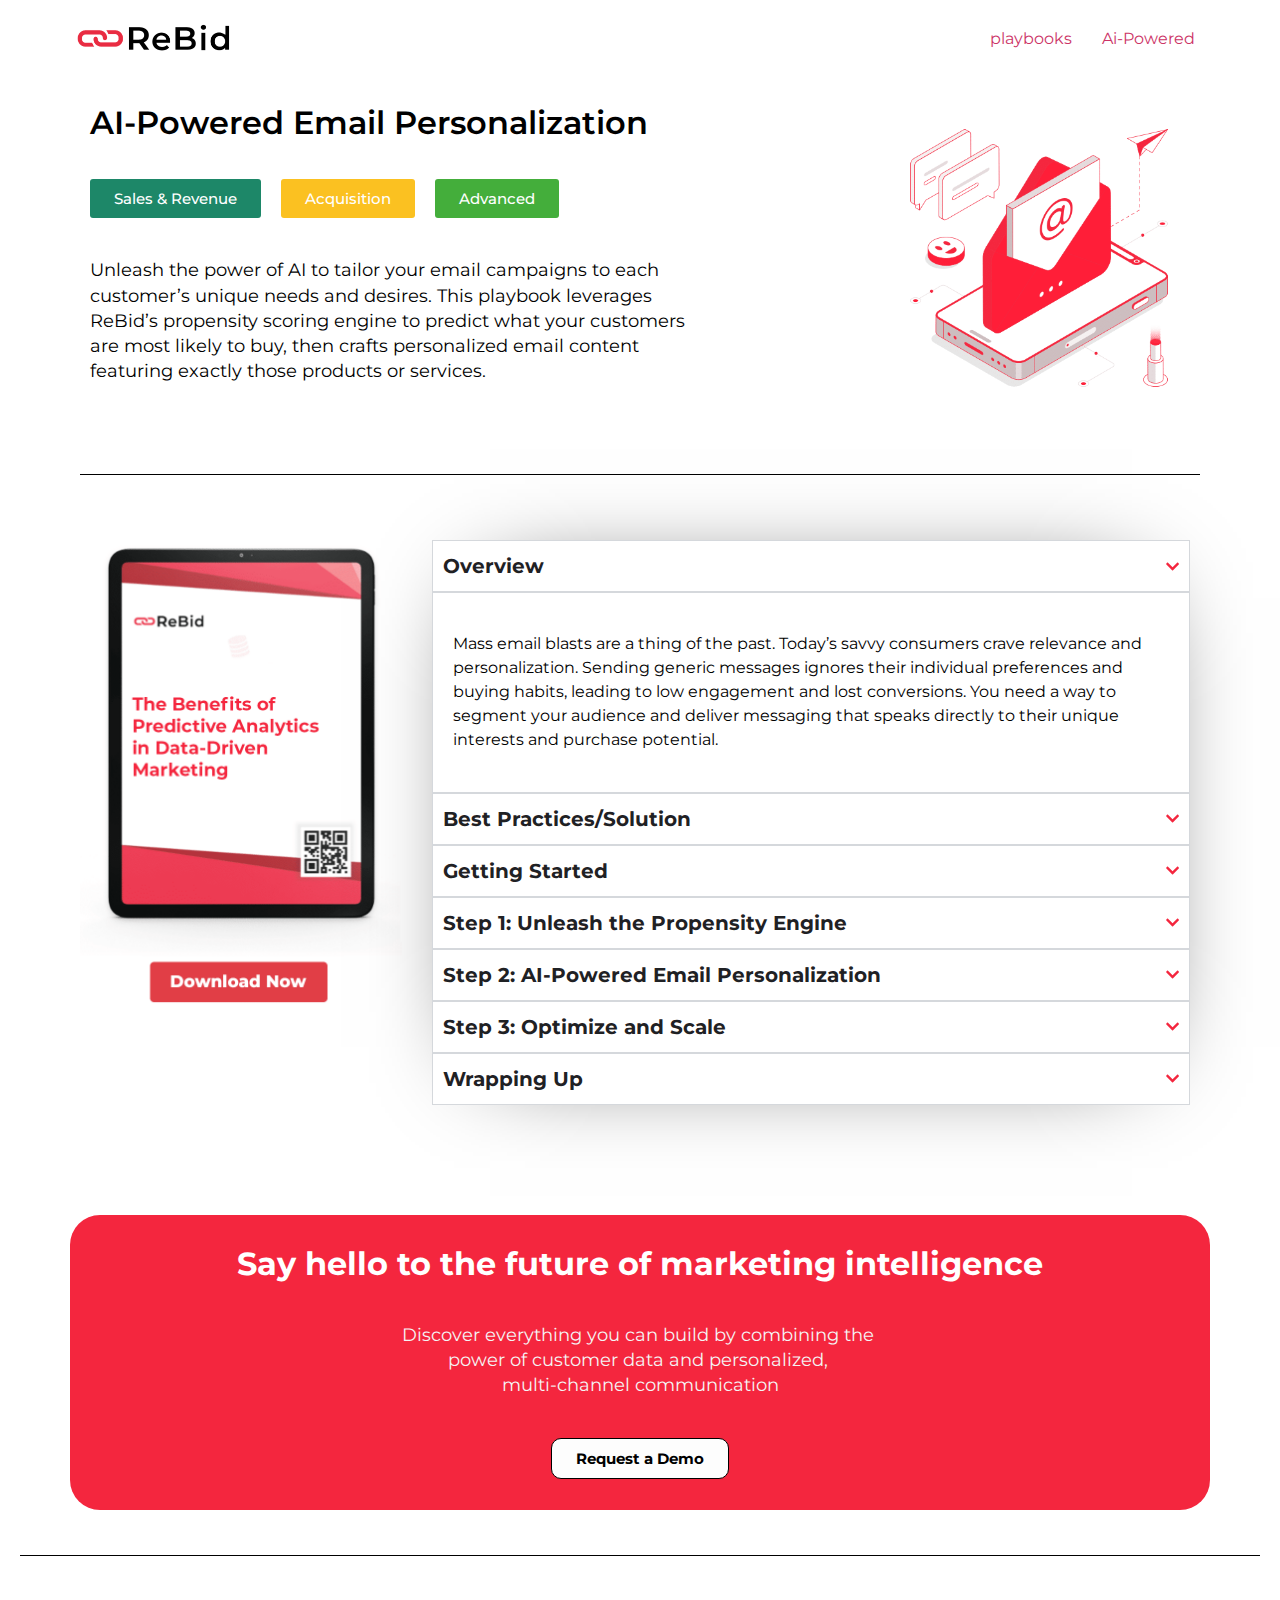
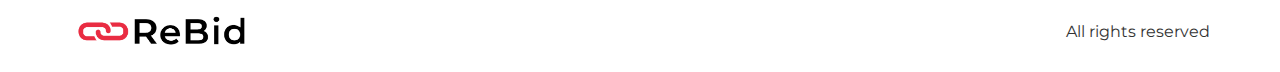
<file: index.html>
<!DOCTYPE html>
<html lang="en-US">
<head>
	<meta charset="UTF-8">
	<meta name="viewport" content="width=device-width, initial-scale=1">
	<link rel="profile" href="https://gmpg.org/xfn/11">
	<title>rebid</title>
<meta name="robots" content="max-image-preview:large">
	<style>img:is([sizes="auto" i], [sizes^="auto," i]) { contain-intrinsic-size: 3000px 1500px }</style>
	<link rel="alternate" type="application/rss+xml" title="rebid &raquo; Feed" href="/feed/">
<link rel="alternate" type="application/rss+xml" title="rebid &raquo; Comments Feed" href="/comments/feed/">
<script>
window._wpemojiSettings = {"baseUrl":"https:\/\/s.w.org\/images\/core\/emoji\/15.0.3\/72x72\/","ext":".png","svgUrl":"https:\/\/s.w.org\/images\/core\/emoji\/15.0.3\/svg\/","svgExt":".svg","source":{"concatemoji":"\/wp-includes\/js\/wp-emoji-release.min.js?ver=6.7.1"}};
/*! This file is auto-generated */
!function(i,n){var o,s,e;function c(e){try{var t={supportTests:e,timestamp:(new Date).valueOf()};sessionStorage.setItem(o,JSON.stringify(t))}catch(e){}}function p(e,t,n){e.clearRect(0,0,e.canvas.width,e.canvas.height),e.fillText(t,0,0);var t=new Uint32Array(e.getImageData(0,0,e.canvas.width,e.canvas.height).data),r=(e.clearRect(0,0,e.canvas.width,e.canvas.height),e.fillText(n,0,0),new Uint32Array(e.getImageData(0,0,e.canvas.width,e.canvas.height).data));return t.every(function(e,t){return e===r[t]})}function u(e,t,n){switch(t){case"flag":return n(e,"🏳️‍⚧️","🏳️​⚧️")?!1:!n(e,"🇺🇳","🇺​🇳")&&!n(e,"🏴󠁧󠁢󠁥󠁮󠁧󠁿","🏴​󠁧​󠁢​󠁥​󠁮​󠁧​󠁿");case"emoji":return!n(e,"🐦‍⬛","🐦​⬛")}return!1}function f(e,t,n){var r="undefined"!=typeof WorkerGlobalScope&&self instanceof WorkerGlobalScope?new OffscreenCanvas(300,150):i.createElement("canvas"),a=r.getContext("2d",{willReadFrequently:!0}),o=(a.textBaseline="top",a.font="600 32px Arial",{});return e.forEach(function(e){o[e]=t(a,e,n)}),o}function t(e){var t=i.createElement("script");t.src=e,t.defer=!0,i.head.appendChild(t)}"undefined"!=typeof Promise&&(o="wpEmojiSettingsSupports",s=["flag","emoji"],n.supports={everything:!0,everythingExceptFlag:!0},e=new Promise(function(e){i.addEventListener("DOMContentLoaded",e,{once:!0})}),new Promise(function(t){var n=function(){try{var e=JSON.parse(sessionStorage.getItem(o));if("object"==typeof e&&"number"==typeof e.timestamp&&(new Date).valueOf()<e.timestamp+604800&&"object"==typeof e.supportTests)return e.supportTests}catch(e){}return null}();if(!n){if("undefined"!=typeof Worker&&"undefined"!=typeof OffscreenCanvas&&"undefined"!=typeof URL&&URL.createObjectURL&&"undefined"!=typeof Blob)try{var e="postMessage("+f.toString()+"("+[JSON.stringify(s),u.toString(),p.toString()].join(",")+"));",r=new Blob([e],{type:"text/javascript"}),a=new Worker(URL.createObjectURL(r),{name:"wpTestEmojiSupports"});return void(a.onmessage=function(e){c(n=e.data),a.terminate(),t(n)})}catch(e){}c(n=f(s,u,p))}t(n)}).then(function(e){for(var t in e)n.supports[t]=e[t],n.supports.everything=n.supports.everything&&n.supports[t],"flag"!==t&&(n.supports.everythingExceptFlag=n.supports.everythingExceptFlag&&n.supports[t]);n.supports.everythingExceptFlag=n.supports.everythingExceptFlag&&!n.supports.flag,n.DOMReady=!1,n.readyCallback=function(){n.DOMReady=!0}}).then(function(){return e}).then(function(){var e;n.supports.everything||(n.readyCallback(),(e=n.source||{}).concatemoji?t(e.concatemoji):e.wpemoji&&e.twemoji&&(t(e.twemoji),t(e.wpemoji)))}))}((window,document),window._wpemojiSettings);
</script>
<link rel="stylesheet" id="xpro-elementor-addons-widgets-css" href="/wp-content/plugins/xpro-elementor-addons/assets/css/xpro-widgets.css?ver=1.4.6.1" media="all">
<link rel="stylesheet" id="xpro-elementor-addons-responsive-css" href="/wp-content/plugins/xpro-elementor-addons/assets/css/xpro-responsive.css?ver=1.4.6.1" media="all">
<link rel="stylesheet" id="font-awesome-css" href="/wp-content/plugins/elementor/assets/lib/font-awesome/css/all.min.css?ver=5.15.3" media="all">
<link rel="stylesheet" id="xpro-icons-css" href="/wp-content/plugins/xpro-elementor-addons/assets/css/xpro-icons.min.css?ver=1.0.0" media="all">
<style id="wp-emoji-styles-inline-css">img.wp-smiley, img.emoji {
		display: inline !important;
		border: none !important;
		box-shadow: none !important;
		height: 1em !important;
		width: 1em !important;
		margin: 0 0.07em !important;
		vertical-align: -0.1em !important;
		background: none !important;
		padding: 0 !important;
	}</style>
<style id="classic-theme-styles-inline-css">/*! This file is auto-generated */
.wp-block-button__link{color:#fff;background-color:#32373c;border-radius:9999px;box-shadow:none;text-decoration:none;padding:calc(.667em + 2px) calc(1.333em + 2px);font-size:1.125em}.wp-block-file__button{background:#32373c;color:#fff;text-decoration:none}</style>
<style id="global-styles-inline-css">:root{--wp--preset--aspect-ratio--square: 1;--wp--preset--aspect-ratio--4-3: 4/3;--wp--preset--aspect-ratio--3-4: 3/4;--wp--preset--aspect-ratio--3-2: 3/2;--wp--preset--aspect-ratio--2-3: 2/3;--wp--preset--aspect-ratio--16-9: 16/9;--wp--preset--aspect-ratio--9-16: 9/16;--wp--preset--color--black: #000000;--wp--preset--color--cyan-bluish-gray: #abb8c3;--wp--preset--color--white: #ffffff;--wp--preset--color--pale-pink: #f78da7;--wp--preset--color--vivid-red: #cf2e2e;--wp--preset--color--luminous-vivid-orange: #ff6900;--wp--preset--color--luminous-vivid-amber: #fcb900;--wp--preset--color--light-green-cyan: #7bdcb5;--wp--preset--color--vivid-green-cyan: #00d084;--wp--preset--color--pale-cyan-blue: #8ed1fc;--wp--preset--color--vivid-cyan-blue: #0693e3;--wp--preset--color--vivid-purple: #9b51e0;--wp--preset--gradient--vivid-cyan-blue-to-vivid-purple: linear-gradient(135deg,rgba(6,147,227,1) 0%,rgb(155,81,224) 100%);--wp--preset--gradient--light-green-cyan-to-vivid-green-cyan: linear-gradient(135deg,rgb(122,220,180) 0%,rgb(0,208,130) 100%);--wp--preset--gradient--luminous-vivid-amber-to-luminous-vivid-orange: linear-gradient(135deg,rgba(252,185,0,1) 0%,rgba(255,105,0,1) 100%);--wp--preset--gradient--luminous-vivid-orange-to-vivid-red: linear-gradient(135deg,rgba(255,105,0,1) 0%,rgb(207,46,46) 100%);--wp--preset--gradient--very-light-gray-to-cyan-bluish-gray: linear-gradient(135deg,rgb(238,238,238) 0%,rgb(169,184,195) 100%);--wp--preset--gradient--cool-to-warm-spectrum: linear-gradient(135deg,rgb(74,234,220) 0%,rgb(151,120,209) 20%,rgb(207,42,186) 40%,rgb(238,44,130) 60%,rgb(251,105,98) 80%,rgb(254,248,76) 100%);--wp--preset--gradient--blush-light-purple: linear-gradient(135deg,rgb(255,206,236) 0%,rgb(152,150,240) 100%);--wp--preset--gradient--blush-bordeaux: linear-gradient(135deg,rgb(254,205,165) 0%,rgb(254,45,45) 50%,rgb(107,0,62) 100%);--wp--preset--gradient--luminous-dusk: linear-gradient(135deg,rgb(255,203,112) 0%,rgb(199,81,192) 50%,rgb(65,88,208) 100%);--wp--preset--gradient--pale-ocean: linear-gradient(135deg,rgb(255,245,203) 0%,rgb(182,227,212) 50%,rgb(51,167,181) 100%);--wp--preset--gradient--electric-grass: linear-gradient(135deg,rgb(202,248,128) 0%,rgb(113,206,126) 100%);--wp--preset--gradient--midnight: linear-gradient(135deg,rgb(2,3,129) 0%,rgb(40,116,252) 100%);--wp--preset--font-size--small: 13px;--wp--preset--font-size--medium: 20px;--wp--preset--font-size--large: 36px;--wp--preset--font-size--x-large: 42px;--wp--preset--spacing--20: 0.44rem;--wp--preset--spacing--30: 0.67rem;--wp--preset--spacing--40: 1rem;--wp--preset--spacing--50: 1.5rem;--wp--preset--spacing--60: 2.25rem;--wp--preset--spacing--70: 3.38rem;--wp--preset--spacing--80: 5.06rem;--wp--preset--shadow--natural: 6px 6px 9px rgba(0, 0, 0, 0.2);--wp--preset--shadow--deep: 12px 12px 50px rgba(0, 0, 0, 0.4);--wp--preset--shadow--sharp: 6px 6px 0px rgba(0, 0, 0, 0.2);--wp--preset--shadow--outlined: 6px 6px 0px -3px rgba(255, 255, 255, 1), 6px 6px rgba(0, 0, 0, 1);--wp--preset--shadow--crisp: 6px 6px 0px rgba(0, 0, 0, 1);}:where(.is-layout-flex){gap: 0.5em;}:where(.is-layout-grid){gap: 0.5em;}body .is-layout-flex{display: flex;}.is-layout-flex{flex-wrap: wrap;align-items: center;}.is-layout-flex > :is(*, div){margin: 0;}body .is-layout-grid{display: grid;}.is-layout-grid > :is(*, div){margin: 0;}:where(.wp-block-columns.is-layout-flex){gap: 2em;}:where(.wp-block-columns.is-layout-grid){gap: 2em;}:where(.wp-block-post-template.is-layout-flex){gap: 1.25em;}:where(.wp-block-post-template.is-layout-grid){gap: 1.25em;}.has-black-color{color: var(--wp--preset--color--black) !important;}.has-cyan-bluish-gray-color{color: var(--wp--preset--color--cyan-bluish-gray) !important;}.has-white-color{color: var(--wp--preset--color--white) !important;}.has-pale-pink-color{color: var(--wp--preset--color--pale-pink) !important;}.has-vivid-red-color{color: var(--wp--preset--color--vivid-red) !important;}.has-luminous-vivid-orange-color{color: var(--wp--preset--color--luminous-vivid-orange) !important;}.has-luminous-vivid-amber-color{color: var(--wp--preset--color--luminous-vivid-amber) !important;}.has-light-green-cyan-color{color: var(--wp--preset--color--light-green-cyan) !important;}.has-vivid-green-cyan-color{color: var(--wp--preset--color--vivid-green-cyan) !important;}.has-pale-cyan-blue-color{color: var(--wp--preset--color--pale-cyan-blue) !important;}.has-vivid-cyan-blue-color{color: var(--wp--preset--color--vivid-cyan-blue) !important;}.has-vivid-purple-color{color: var(--wp--preset--color--vivid-purple) !important;}.has-black-background-color{background-color: var(--wp--preset--color--black) !important;}.has-cyan-bluish-gray-background-color{background-color: var(--wp--preset--color--cyan-bluish-gray) !important;}.has-white-background-color{background-color: var(--wp--preset--color--white) !important;}.has-pale-pink-background-color{background-color: var(--wp--preset--color--pale-pink) !important;}.has-vivid-red-background-color{background-color: var(--wp--preset--color--vivid-red) !important;}.has-luminous-vivid-orange-background-color{background-color: var(--wp--preset--color--luminous-vivid-orange) !important;}.has-luminous-vivid-amber-background-color{background-color: var(--wp--preset--color--luminous-vivid-amber) !important;}.has-light-green-cyan-background-color{background-color: var(--wp--preset--color--light-green-cyan) !important;}.has-vivid-green-cyan-background-color{background-color: var(--wp--preset--color--vivid-green-cyan) !important;}.has-pale-cyan-blue-background-color{background-color: var(--wp--preset--color--pale-cyan-blue) !important;}.has-vivid-cyan-blue-background-color{background-color: var(--wp--preset--color--vivid-cyan-blue) !important;}.has-vivid-purple-background-color{background-color: var(--wp--preset--color--vivid-purple) !important;}.has-black-border-color{border-color: var(--wp--preset--color--black) !important;}.has-cyan-bluish-gray-border-color{border-color: var(--wp--preset--color--cyan-bluish-gray) !important;}.has-white-border-color{border-color: var(--wp--preset--color--white) !important;}.has-pale-pink-border-color{border-color: var(--wp--preset--color--pale-pink) !important;}.has-vivid-red-border-color{border-color: var(--wp--preset--color--vivid-red) !important;}.has-luminous-vivid-orange-border-color{border-color: var(--wp--preset--color--luminous-vivid-orange) !important;}.has-luminous-vivid-amber-border-color{border-color: var(--wp--preset--color--luminous-vivid-amber) !important;}.has-light-green-cyan-border-color{border-color: var(--wp--preset--color--light-green-cyan) !important;}.has-vivid-green-cyan-border-color{border-color: var(--wp--preset--color--vivid-green-cyan) !important;}.has-pale-cyan-blue-border-color{border-color: var(--wp--preset--color--pale-cyan-blue) !important;}.has-vivid-cyan-blue-border-color{border-color: var(--wp--preset--color--vivid-cyan-blue) !important;}.has-vivid-purple-border-color{border-color: var(--wp--preset--color--vivid-purple) !important;}.has-vivid-cyan-blue-to-vivid-purple-gradient-background{background: var(--wp--preset--gradient--vivid-cyan-blue-to-vivid-purple) !important;}.has-light-green-cyan-to-vivid-green-cyan-gradient-background{background: var(--wp--preset--gradient--light-green-cyan-to-vivid-green-cyan) !important;}.has-luminous-vivid-amber-to-luminous-vivid-orange-gradient-background{background: var(--wp--preset--gradient--luminous-vivid-amber-to-luminous-vivid-orange) !important;}.has-luminous-vivid-orange-to-vivid-red-gradient-background{background: var(--wp--preset--gradient--luminous-vivid-orange-to-vivid-red) !important;}.has-very-light-gray-to-cyan-bluish-gray-gradient-background{background: var(--wp--preset--gradient--very-light-gray-to-cyan-bluish-gray) !important;}.has-cool-to-warm-spectrum-gradient-background{background: var(--wp--preset--gradient--cool-to-warm-spectrum) !important;}.has-blush-light-purple-gradient-background{background: var(--wp--preset--gradient--blush-light-purple) !important;}.has-blush-bordeaux-gradient-background{background: var(--wp--preset--gradient--blush-bordeaux) !important;}.has-luminous-dusk-gradient-background{background: var(--wp--preset--gradient--luminous-dusk) !important;}.has-pale-ocean-gradient-background{background: var(--wp--preset--gradient--pale-ocean) !important;}.has-electric-grass-gradient-background{background: var(--wp--preset--gradient--electric-grass) !important;}.has-midnight-gradient-background{background: var(--wp--preset--gradient--midnight) !important;}.has-small-font-size{font-size: var(--wp--preset--font-size--small) !important;}.has-medium-font-size{font-size: var(--wp--preset--font-size--medium) !important;}.has-large-font-size{font-size: var(--wp--preset--font-size--large) !important;}.has-x-large-font-size{font-size: var(--wp--preset--font-size--x-large) !important;}
:where(.wp-block-post-template.is-layout-flex){gap: 1.25em;}:where(.wp-block-post-template.is-layout-grid){gap: 1.25em;}
:where(.wp-block-columns.is-layout-flex){gap: 2em;}:where(.wp-block-columns.is-layout-grid){gap: 2em;}
:root :where(.wp-block-pullquote){font-size: 1.5em;line-height: 1.6;}</style>
<link rel="stylesheet" id="rt-fontawsome-css" href="/wp-content/plugins/the-post-grid/assets/vendor/font-awesome/css/font-awesome.min.css?ver=7.7.15" media="all">
<link rel="stylesheet" id="rt-tpg-css" href="/wp-content/plugins/the-post-grid/assets/css/thepostgrid.min.css?ver=7.7.15" media="all">
<link rel="stylesheet" id="hello-elementor-css" href="/wp-content/themes/hello-elementor/style.min.css?ver=3.1.1" media="all">
<link rel="stylesheet" id="hello-elementor-theme-style-css" href="/wp-content/themes/hello-elementor/theme.min.css?ver=3.1.1" media="all">
<link rel="stylesheet" id="hello-elementor-header-footer-css" href="/wp-content/themes/hello-elementor/header-footer.min.css?ver=3.1.1" media="all">
<link rel="stylesheet" id="elementor-frontend-css" href="/wp-content/plugins/elementor/assets/css/frontend.min.css?ver=3.25.10" media="all">
<link rel="stylesheet" id="elementor-post-5-css" href="/wp-content/uploads/elementor/css/post-5.css?ver=1732702894" media="all">
<link rel="stylesheet" id="swiper-css" href="/wp-content/plugins/elementor/assets/lib/swiper/v8/css/swiper.min.css?ver=8.4.5" media="all">
<link rel="stylesheet" id="e-swiper-css" href="/wp-content/plugins/elementor/assets/css/conditionals/e-swiper.min.css?ver=3.25.10" media="all">
<link rel="stylesheet" id="xpro-elementor-widgetarea-editor-css" href="/wp-content/plugins/xpro-elementor-addons/inc/controls/assets/css/widgetarea-editor.css?ver=1.4.6.1" media="all">
<link rel="stylesheet" id="elementor-post-18-css" href="/wp-content/uploads/elementor/css/post-18.css?ver=1732702895" media="all">
<link rel="stylesheet" id="google-fonts-1-css" href="https://fonts.googleapis.com/css?family=Roboto%3A100%2C100italic%2C200%2C200italic%2C300%2C300italic%2C400%2C400italic%2C500%2C500italic%2C600%2C600italic%2C700%2C700italic%2C800%2C800italic%2C900%2C900italic%7CRoboto+Slab%3A100%2C100italic%2C200%2C200italic%2C300%2C300italic%2C400%2C400italic%2C500%2C500italic%2C600%2C600italic%2C700%2C700italic%2C800%2C800italic%2C900%2C900italic%7CMontserrat%3A100%2C100italic%2C200%2C200italic%2C300%2C300italic%2C400%2C400italic%2C500%2C500italic%2C600%2C600italic%2C700%2C700italic%2C800%2C800italic%2C900%2C900italic&#038;display=swap&#038;ver=6.7.1" media="all">
<link rel="preconnect" href="https://fonts.gstatic.com/" crossorigin>
<script src="/wp-includes/js/jquery/jquery.min.js?ver=3.7.1" id="jquery-core-js"></script>
<script src="/wp-includes/js/jquery/jquery-migrate.min.js?ver=3.4.1" id="jquery-migrate-js"></script>
<link rel="https://api.w.org/" href="/wp-json/">
<link rel="alternate" title="JSON" type="application/json" href="/wp-json/wp/v2/pages/18">
<link rel="EditURI" type="application/rsd+xml" title="RSD" href="/xmlrpc.php?rsd">
<meta name="generator" content="WordPress 6.7.1">
<link rel="canonical" href="/">
<link rel="shortlink" href="/">
<link rel="alternate" title="oEmbed (JSON)" type="application/json+oembed" href="/wp-json/oembed/1.0/embed?url=http%3A%2F%2F%2F">
<link rel="alternate" title="oEmbed (XML)" type="text/xml+oembed" href="/wp-json/oembed/1.0/embed?url=http%3A%2F%2F%2F#038;format=xml">

		<script>

			jQuery(window).on('elementor/frontend/init', function () {
				var previewIframe = jQuery('#elementor-preview-iframe').get(0);

				// Attach a load event listener to the preview iframe
				jQuery(previewIframe).on('load', function () {
					var tpg_selector = tpg_str_rev("nottub-tropmi-gpttr nottub-aera-noitces-dda-rotnemele");

					var logo = "/wp-content/plugins/the-post-grid";
					var log_path = "/assets/images/icon-40x40.svg"; //tpg_str_rev("gvs.04x04-noci/segami/stessa/");

					jQuery('<div class="' + tpg_selector + '" style="vertical-align: bottom;margin-left: 5px;"><img src="' + logo + log_path + '" alt="TPG"/><\/div>').insertBefore(".elementor-add-section-drag-title");
				});

			});
		</script>
		<style>:root {
				--tpg-primary-color: #0d6efd;
				--tpg-secondary-color: #0654c4;
				--tpg-primary-light: #c4d0ff
			}</style>

		<meta name="generator" content="Elementor 3.25.10; features: e_font_icon_svg, additional_custom_breakpoints, e_optimized_control_loading, e_element_cache; settings: css_print_method-external, google_font-enabled, font_display-swap">
			<style>.e-con.e-parent:nth-of-type(n+4):not(.e-lazyloaded):not(.e-no-lazyload),
				.e-con.e-parent:nth-of-type(n+4):not(.e-lazyloaded):not(.e-no-lazyload) * {
					background-image: none !important;
				}
				@media screen and (max-height: 1024px) {
					.e-con.e-parent:nth-of-type(n+3):not(.e-lazyloaded):not(.e-no-lazyload),
					.e-con.e-parent:nth-of-type(n+3):not(.e-lazyloaded):not(.e-no-lazyload) * {
						background-image: none !important;
					}
				}
				@media screen and (max-height: 640px) {
					.e-con.e-parent:nth-of-type(n+2):not(.e-lazyloaded):not(.e-no-lazyload),
					.e-con.e-parent:nth-of-type(n+2):not(.e-lazyloaded):not(.e-no-lazyload) * {
						background-image: none !important;
					}
				}</style>
			</head>
<body class="home page-template-default page page-id-18 wp-custom-logo rttpg rttpg-7.7.15 radius-frontend rttpg-body-wrap rttpg-flaticon elementor-default elementor-kit-5 elementor-page elementor-page-18">


<a class="skip-link screen-reader-text" href="#content">Skip to content</a>

<header id="site-header" class="site-header dynamic-header menu-dropdown-tablet">
	<div class="header-inner">
		<div class="site-branding show-logo">
							<div class="site-logo show">
					<a href="/" class="custom-logo-link" rel="home" aria-current="page"><img fetchpriority="high" width="652" height="179" src="/wp-content/uploads/2024/11/Screenshot-2024-11-27-001724.png" class="custom-logo" alt="rebid" decoding="async"></a>				</div>
					</div>

					<nav class="site-navigation show" aria-label="Main menu">
				<ul id="menu-head" class="menu">
<li id="menu-item-126" class="menu-item menu-item-type-post_type menu-item-object-page menu-item-126"><a href="/sample-page/">playbooks</a></li>
<li id="menu-item-127" class="menu-item menu-item-type-post_type menu-item-object-page menu-item-home current-menu-item page_item page-item-18 current_page_item menu-item-127"><a href="/" aria-current="page">Ai-Powered</a></li>
</ul>			</nav>
							<div class="site-navigation-toggle-holder show">
				<button type="button" class="site-navigation-toggle">
					<span class="site-navigation-toggle-icon"></span>
					<span class="screen-reader-text">Menu</span>
				</button>
			</div>
			<nav class="site-navigation-dropdown show" aria-label="Mobile menu" aria-hidden="true" inert>
				<ul id="menu-head-1" class="menu">
<li class="menu-item menu-item-type-post_type menu-item-object-page menu-item-126"><a href="/sample-page/">playbooks</a></li>
<li class="menu-item menu-item-type-post_type menu-item-object-page menu-item-home current-menu-item page_item page-item-18 current_page_item menu-item-127"><a href="/" aria-current="page">Ai-Powered</a></li>
</ul>			</nav>
			</div>
</header>

<main id="content" class="site-main post-18 page type-page status-publish hentry">

	
	<div class="page-content">
				<div data-elementor-type="wp-post" data-elementor-id="18" class="elementor elementor-18">
				<div class="elementor-element elementor-element-5bf17d9 e-flex e-con-boxed e-con e-parent" data-id="5bf17d9" data-element_type="container">
					<div class="e-con-inner">
		<div class="elementor-element elementor-element-3e3195b e-con-full e-flex e-con e-child" data-id="3e3195b" data-element_type="container">
		<div class="elementor-element elementor-element-cfa7ebf e-con-full e-flex e-con e-child" data-id="cfa7ebf" data-element_type="container">
				<div class="elementor-element elementor-element-2350c91 elementor-widget elementor-widget-heading" data-id="2350c91" data-element_type="widget" data-widget_type="heading.default">
				<div class="elementor-widget-container">
			<h2 class="elementor-heading-title elementor-size-default">AI-Powered Email Personalization</h2>		</div>
				</div>
				</div>
		<div class="elementor-element elementor-element-c2b0ee1 e-con-full e-flex e-con e-child" data-id="c2b0ee1" data-element_type="container">
				<div class="elementor-element elementor-element-f29cc4e elementor-widget elementor-widget-button" data-id="f29cc4e" data-element_type="widget" data-widget_type="button.default">
				<div class="elementor-widget-container">
							<div class="elementor-button-wrapper">
					<a class="elementor-button elementor-button-link elementor-size-sm" href="#">
						<span class="elementor-button-content-wrapper">
									<span class="elementor-button-text">Sales & Revenue</span>
					</span>
					</a>
				</div>
						</div>
				</div>
				<div class="elementor-element elementor-element-6ea3438 elementor-widget elementor-widget-button" data-id="6ea3438" data-element_type="widget" data-widget_type="button.default">
				<div class="elementor-widget-container">
							<div class="elementor-button-wrapper">
					<a class="elementor-button elementor-button-link elementor-size-sm" href="#">
						<span class="elementor-button-content-wrapper">
									<span class="elementor-button-text">Acquisition</span>
					</span>
					</a>
				</div>
						</div>
				</div>
				<div class="elementor-element elementor-element-202c07c elementor-widget elementor-widget-button" data-id="202c07c" data-element_type="widget" data-widget_type="button.default">
				<div class="elementor-widget-container">
							<div class="elementor-button-wrapper">
					<a class="elementor-button elementor-button-link elementor-size-sm" href="#">
						<span class="elementor-button-content-wrapper">
									<span class="elementor-button-text">Advanced</span>
					</span>
					</a>
				</div>
						</div>
				</div>
				</div>
		<div class="elementor-element elementor-element-62a8274 e-con-full e-flex e-con e-child" data-id="62a8274" data-element_type="container">
				<div class="elementor-element elementor-element-72c820f elementor-widget elementor-widget-heading" data-id="72c820f" data-element_type="widget" data-widget_type="heading.default">
				<div class="elementor-widget-container">
			<p class="elementor-heading-title elementor-size-default">Unleash the power of AI to tailor your email campaigns to each customer’s unique needs and desires. This playbook leverages ReBid’s propensity scoring engine to predict what your customers are most likely to buy, then crafts personalized email content featuring exactly those products or services.</p>		</div>
				</div>
				</div>
				</div>
		<div class="elementor-element elementor-element-2e869a9 e-con-full e-flex e-con e-child" data-id="2e869a9" data-element_type="container">
				<div class="elementor-element elementor-element-cfc119a elementor-widget elementor-widget-image" data-id="cfc119a" data-element_type="widget" data-widget_type="image.default">
				<div class="elementor-widget-container">
													<img decoding="async" width="500" height="500" src="/wp-content/uploads/2024/11/email-message-sent.png" class="attachment-large size-large wp-image-12" alt="">													</div>
				</div>
				</div>
					</div>
				</div>
		<div class="elementor-element elementor-element-399ad3b e-flex e-con-boxed e-con e-parent" data-id="399ad3b" data-element_type="container">
					<div class="e-con-inner">
		<div class="elementor-element elementor-element-7d58850 e-con-full e-flex e-con e-child" data-id="7d58850" data-element_type="container">
				<div class="elementor-element elementor-element-dfda507 elementor-widget-divider--view-line elementor-widget elementor-widget-divider" data-id="dfda507" data-element_type="widget" data-widget_type="divider.default">
				<div class="elementor-widget-container">
					<div class="elementor-divider">
			<span class="elementor-divider-separator">
						</span>
		</div>
				</div>
				</div>
				</div>
					</div>
				</div>
		<div class="elementor-element elementor-element-ce6bfac e-flex e-con-boxed e-con e-parent" data-id="ce6bfac" data-element_type="container">
					<div class="e-con-inner">
		<div class="elementor-element elementor-element-e02993e e-con-full e-flex e-con e-child" data-id="e02993e" data-element_type="container">
				<div class="elementor-element elementor-element-d4fe32d elementor-widget elementor-widget-image" data-id="d4fe32d" data-element_type="widget" data-widget_type="image.default">
				<div class="elementor-widget-container">
													<img decoding="async" width="648" height="1004" src="/wp-content/uploads/2024/11/CDPs-in-a-Cookieless-World-9.png" class="attachment-large size-large wp-image-11" alt="">													</div>
				</div>
				</div>
		<div class="elementor-element elementor-element-5e940ce e-con-full e-flex e-con e-child" data-id="5e940ce" data-element_type="container">
		<div class="elementor-element elementor-element-8d21fba e-con-full e-flex e-con e-child" data-id="8d21fba" data-element_type="container">
				<div class="elementor-element elementor-element-1079e7c elementor-widget__width-inherit elementor-widget elementor-widget-n-accordion" data-id="1079e7c" data-element_type="widget" data-settings="{&quot;default_state&quot;:&quot;expanded&quot;,&quot;max_items_expended&quot;:&quot;one&quot;,&quot;n_accordion_animation_duration&quot;:{&quot;unit&quot;:&quot;ms&quot;,&quot;size&quot;:400,&quot;sizes&quot;:[]}}" data-widget_type="nested-accordion.default">
				<div class="elementor-widget-container">
					<div class="e-n-accordion" aria-label="Accordion. Open links with Enter or Space, close with Escape, and navigate with Arrow Keys">
						<details id="e-n-accordion-item-1720" class="e-n-accordion-item" open>
				<summary class="e-n-accordion-item-title" data-accordion-index="1" tabindex="0" aria-expanded="true" aria-controls="e-n-accordion-item-1720">
					<span class="e-n-accordion-item-title-header"><div class="e-n-accordion-item-title-text"> Overview </div></span>
							<span class="e-n-accordion-item-title-icon">
			<span class="e-opened"><svg aria-hidden="true" class="e-font-icon-svg e-fas-chevron-down" viewbox="0 0 448 512" xmlns="http://www.w3.org/2000/svg"><path d="M207.029 381.476L12.686 187.132c-9.373-9.373-9.373-24.569 0-33.941l22.667-22.667c9.357-9.357 24.522-9.375 33.901-.04L224 284.505l154.745-154.021c9.379-9.335 24.544-9.317 33.901.04l22.667 22.667c9.373 9.373 9.373 24.569 0 33.941L240.971 381.476c-9.373 9.372-24.569 9.372-33.942 0z"></path></svg></span>
			<span class="e-closed"><svg aria-hidden="true" class="e-font-icon-svg e-fas-chevron-down" viewbox="0 0 448 512" xmlns="http://www.w3.org/2000/svg"><path d="M207.029 381.476L12.686 187.132c-9.373-9.373-9.373-24.569 0-33.941l22.667-22.667c9.357-9.357 24.522-9.375 33.901-.04L224 284.505l154.745-154.021c9.379-9.335 24.544-9.317 33.901.04l22.667 22.667c9.373 9.373 9.373 24.569 0 33.941L240.971 381.476c-9.373 9.372-24.569 9.372-33.942 0z"></path></svg></span>
		</span>

						</summary>
				<div role="region" aria-labelledby="e-n-accordion-item-1720" class="elementor-element elementor-element-6cacf7e e-con-full e-flex e-con e-child" data-id="6cacf7e" data-element_type="container">
		<div role="region" aria-labelledby="e-n-accordion-item-1720" class="elementor-element elementor-element-f877f19 e-flex e-con-boxed e-con e-child" data-id="f877f19" data-element_type="container">
					<div class="e-con-inner">
				<div class="elementor-element elementor-element-86a7c11 elementor-widget elementor-widget-heading" data-id="86a7c11" data-element_type="widget" data-widget_type="heading.default">
				<div class="elementor-widget-container">
			<span class="elementor-heading-title elementor-size-default">Mass email blasts are a thing of the past. Today’s savvy consumers crave relevance and personalization. Sending generic messages ignores their individual preferences and buying habits, leading to low engagement and lost conversions. You need a way to segment your audience and deliver messaging that speaks directly to their unique interests and purchase potential.</span>		</div>
				</div>
					</div>
				</div>
				</div>
					</details>
						<details id="e-n-accordion-item-1721" class="e-n-accordion-item">
				<summary class="e-n-accordion-item-title" data-accordion-index="2" tabindex="-1" aria-expanded="false" aria-controls="e-n-accordion-item-1721">
					<span class="e-n-accordion-item-title-header"><div class="e-n-accordion-item-title-text"> Best Practices/Solution </div></span>
							<span class="e-n-accordion-item-title-icon">
			<span class="e-opened"><svg aria-hidden="true" class="e-font-icon-svg e-fas-chevron-down" viewbox="0 0 448 512" xmlns="http://www.w3.org/2000/svg"><path d="M207.029 381.476L12.686 187.132c-9.373-9.373-9.373-24.569 0-33.941l22.667-22.667c9.357-9.357 24.522-9.375 33.901-.04L224 284.505l154.745-154.021c9.379-9.335 24.544-9.317 33.901.04l22.667 22.667c9.373 9.373 9.373 24.569 0 33.941L240.971 381.476c-9.373 9.372-24.569 9.372-33.942 0z"></path></svg></span>
			<span class="e-closed"><svg aria-hidden="true" class="e-font-icon-svg e-fas-chevron-down" viewbox="0 0 448 512" xmlns="http://www.w3.org/2000/svg"><path d="M207.029 381.476L12.686 187.132c-9.373-9.373-9.373-24.569 0-33.941l22.667-22.667c9.357-9.357 24.522-9.375 33.901-.04L224 284.505l154.745-154.021c9.379-9.335 24.544-9.317 33.901.04l22.667 22.667c9.373 9.373 9.373 24.569 0 33.941L240.971 381.476c-9.373 9.372-24.569 9.372-33.942 0z"></path></svg></span>
		</span>

						</summary>
				<div role="region" aria-labelledby="e-n-accordion-item-1721" class="elementor-element elementor-element-5017c85 e-con-full e-flex e-con e-child" data-id="5017c85" data-element_type="container">
		<div role="region" aria-labelledby="e-n-accordion-item-1721" class="elementor-element elementor-element-f8b2d3b e-flex e-con-boxed e-con e-child" data-id="f8b2d3b" data-element_type="container">
					<div class="e-con-inner">
				<div class="elementor-element elementor-element-9efa70b elementor-widget elementor-widget-heading" data-id="9efa70b" data-element_type="widget" data-widget_type="heading.default">
				<div class="elementor-widget-container">
			<span class="elementor-heading-title elementor-size-default">This playbook introduces ReBid’s conversion propensity scoring as your secret weapon for achieving remarkable email campaign performance. By analyzing user behavior across various touchpoints, ReBid assigns each customer a dynamic score indicating their likelihood to convert. This score becomes the driving force behind a series of dynamic, hyper-personalized email campaigns.</span>		</div>
				</div>
					</div>
				</div>
				</div>
					</details>
						<details id="e-n-accordion-item-1722" class="e-n-accordion-item">
				<summary class="e-n-accordion-item-title" data-accordion-index="3" tabindex="-1" aria-expanded="false" aria-controls="e-n-accordion-item-1722">
					<span class="e-n-accordion-item-title-header"><div class="e-n-accordion-item-title-text"> Getting Started </div></span>
							<span class="e-n-accordion-item-title-icon">
			<span class="e-opened"><svg aria-hidden="true" class="e-font-icon-svg e-fas-chevron-down" viewbox="0 0 448 512" xmlns="http://www.w3.org/2000/svg"><path d="M207.029 381.476L12.686 187.132c-9.373-9.373-9.373-24.569 0-33.941l22.667-22.667c9.357-9.357 24.522-9.375 33.901-.04L224 284.505l154.745-154.021c9.379-9.335 24.544-9.317 33.901.04l22.667 22.667c9.373 9.373 9.373 24.569 0 33.941L240.971 381.476c-9.373 9.372-24.569 9.372-33.942 0z"></path></svg></span>
			<span class="e-closed"><svg aria-hidden="true" class="e-font-icon-svg e-fas-chevron-down" viewbox="0 0 448 512" xmlns="http://www.w3.org/2000/svg"><path d="M207.029 381.476L12.686 187.132c-9.373-9.373-9.373-24.569 0-33.941l22.667-22.667c9.357-9.357 24.522-9.375 33.901-.04L224 284.505l154.745-154.021c9.379-9.335 24.544-9.317 33.901.04l22.667 22.667c9.373 9.373 9.373 24.569 0 33.941L240.971 381.476c-9.373 9.372-24.569 9.372-33.942 0z"></path></svg></span>
		</span>

						</summary>
				<div role="region" aria-labelledby="e-n-accordion-item-1722" class="elementor-element elementor-element-d23bbbd e-con-full e-flex e-con e-child" data-id="d23bbbd" data-element_type="container">
		<div role="region" aria-labelledby="e-n-accordion-item-1722" class="elementor-element elementor-element-56e26b4 e-flex e-con-boxed e-con e-child" data-id="56e26b4" data-element_type="container">
					<div class="e-con-inner">
				<div class="elementor-element elementor-element-fa8d474 elementor-widget elementor-widget-heading" data-id="fa8d474" data-element_type="widget" data-widget_type="heading.default">
				<div class="elementor-widget-container">
			<span class="elementor-heading-title elementor-size-default">Getting started with dynamic messaging based on conversion propensity is all about unleashing the intelligence of ReBid’s AI. Integrate it with your existing marketing tools, feeding it the rich tapestry of your customer data: website visits, clicks, purchases, and engagement metrics. This data becomes the fuel for ReBid’s engine, enabling it to learn your audience’s unique conversion patterns and assign each customer a dynamic score reflecting their likelihood to buy. <br>

With these scores in hand, you’ll segment your audience into distinct groups with specific purchase potentials, paving the way for crafting personalized email magic. Stay tuned for the next steps where we’ll dive into building dynamic content, tailoring product recommendations, and continuously optimizing your campaigns for conversion success! Embrace the data and set the stage for conversion success:</span>		</div>
				</div>
					</div>
				</div>
				</div>
					</details>
						<details id="e-n-accordion-item-1723" class="e-n-accordion-item">
				<summary class="e-n-accordion-item-title" data-accordion-index="4" tabindex="-1" aria-expanded="false" aria-controls="e-n-accordion-item-1723">
					<span class="e-n-accordion-item-title-header"><div class="e-n-accordion-item-title-text"> Step 1: Unleash the Propensity Engine </div></span>
							<span class="e-n-accordion-item-title-icon">
			<span class="e-opened"><svg aria-hidden="true" class="e-font-icon-svg e-fas-chevron-down" viewbox="0 0 448 512" xmlns="http://www.w3.org/2000/svg"><path d="M207.029 381.476L12.686 187.132c-9.373-9.373-9.373-24.569 0-33.941l22.667-22.667c9.357-9.357 24.522-9.375 33.901-.04L224 284.505l154.745-154.021c9.379-9.335 24.544-9.317 33.901.04l22.667 22.667c9.373 9.373 9.373 24.569 0 33.941L240.971 381.476c-9.373 9.372-24.569 9.372-33.942 0z"></path></svg></span>
			<span class="e-closed"><svg aria-hidden="true" class="e-font-icon-svg e-fas-chevron-down" viewbox="0 0 448 512" xmlns="http://www.w3.org/2000/svg"><path d="M207.029 381.476L12.686 187.132c-9.373-9.373-9.373-24.569 0-33.941l22.667-22.667c9.357-9.357 24.522-9.375 33.901-.04L224 284.505l154.745-154.021c9.379-9.335 24.544-9.317 33.901.04l22.667 22.667c9.373 9.373 9.373 24.569 0 33.941L240.971 381.476c-9.373 9.372-24.569 9.372-33.942 0z"></path></svg></span>
		</span>

						</summary>
				<div role="region" aria-labelledby="e-n-accordion-item-1723" class="elementor-element elementor-element-29afd7f e-flex e-con-boxed e-con e-child" data-id="29afd7f" data-element_type="container">
					<div class="e-con-inner">
		<div role="region" aria-labelledby="e-n-accordion-item-1723" class="elementor-element elementor-element-43409bd e-con-full e-flex e-con e-child" data-id="43409bd" data-element_type="container">
				</div>
					</div>
				</div>
					</details>
						<details id="e-n-accordion-item-1724" class="e-n-accordion-item">
				<summary class="e-n-accordion-item-title" data-accordion-index="5" tabindex="-1" aria-expanded="false" aria-controls="e-n-accordion-item-1724">
					<span class="e-n-accordion-item-title-header"><div class="e-n-accordion-item-title-text"> Step 2: AI-Powered Email Personalization </div></span>
							<span class="e-n-accordion-item-title-icon">
			<span class="e-opened"><svg aria-hidden="true" class="e-font-icon-svg e-fas-chevron-down" viewbox="0 0 448 512" xmlns="http://www.w3.org/2000/svg"><path d="M207.029 381.476L12.686 187.132c-9.373-9.373-9.373-24.569 0-33.941l22.667-22.667c9.357-9.357 24.522-9.375 33.901-.04L224 284.505l154.745-154.021c9.379-9.335 24.544-9.317 33.901.04l22.667 22.667c9.373 9.373 9.373 24.569 0 33.941L240.971 381.476c-9.373 9.372-24.569 9.372-33.942 0z"></path></svg></span>
			<span class="e-closed"><svg aria-hidden="true" class="e-font-icon-svg e-fas-chevron-down" viewbox="0 0 448 512" xmlns="http://www.w3.org/2000/svg"><path d="M207.029 381.476L12.686 187.132c-9.373-9.373-9.373-24.569 0-33.941l22.667-22.667c9.357-9.357 24.522-9.375 33.901-.04L224 284.505l154.745-154.021c9.379-9.335 24.544-9.317 33.901.04l22.667 22.667c9.373 9.373 9.373 24.569 0 33.941L240.971 381.476c-9.373 9.372-24.569 9.372-33.942 0z"></path></svg></span>
		</span>

						</summary>
				<div role="region" aria-labelledby="e-n-accordion-item-1724" class="elementor-element elementor-element-3bc5303 e-flex e-con-boxed e-con e-child" data-id="3bc5303" data-element_type="container">
					<div class="e-con-inner">
		<div role="region" aria-labelledby="e-n-accordion-item-1724" class="elementor-element elementor-element-54a98b5 e-con-full e-flex e-con e-child" data-id="54a98b5" data-element_type="container">
				<div class="elementor-element elementor-element-669a792 elementor-widget elementor-widget-heading" data-id="669a792" data-element_type="widget" data-widget_type="heading.default">
				<div class="elementor-widget-container">
			<span class="elementor-heading-title elementor-size-default">Mass email blasts are a thing of the past. Today’s savvy consumers crave relevance and personalization. Sending generic messages ignores their individual preferences and buying habits, leading to low engagement and lost conversions. You need a way to segment your audience and deliver messaging that speaks directly to their unique interests and purchase potential.</span>		</div>
				</div>
				</div>
					</div>
				</div>
					</details>
						<details id="e-n-accordion-item-1725" class="e-n-accordion-item">
				<summary class="e-n-accordion-item-title" data-accordion-index="6" tabindex="-1" aria-expanded="false" aria-controls="e-n-accordion-item-1725">
					<span class="e-n-accordion-item-title-header"><div class="e-n-accordion-item-title-text"> Step 3: Optimize and Scale </div></span>
							<span class="e-n-accordion-item-title-icon">
			<span class="e-opened"><svg aria-hidden="true" class="e-font-icon-svg e-fas-chevron-down" viewbox="0 0 448 512" xmlns="http://www.w3.org/2000/svg"><path d="M207.029 381.476L12.686 187.132c-9.373-9.373-9.373-24.569 0-33.941l22.667-22.667c9.357-9.357 24.522-9.375 33.901-.04L224 284.505l154.745-154.021c9.379-9.335 24.544-9.317 33.901.04l22.667 22.667c9.373 9.373 9.373 24.569 0 33.941L240.971 381.476c-9.373 9.372-24.569 9.372-33.942 0z"></path></svg></span>
			<span class="e-closed"><svg aria-hidden="true" class="e-font-icon-svg e-fas-chevron-down" viewbox="0 0 448 512" xmlns="http://www.w3.org/2000/svg"><path d="M207.029 381.476L12.686 187.132c-9.373-9.373-9.373-24.569 0-33.941l22.667-22.667c9.357-9.357 24.522-9.375 33.901-.04L224 284.505l154.745-154.021c9.379-9.335 24.544-9.317 33.901.04l22.667 22.667c9.373 9.373 9.373 24.569 0 33.941L240.971 381.476c-9.373 9.372-24.569 9.372-33.942 0z"></path></svg></span>
		</span>

						</summary>
				<div role="region" aria-labelledby="e-n-accordion-item-1725" class="elementor-element elementor-element-dc3ff85 e-flex e-con-boxed e-con e-child" data-id="dc3ff85" data-element_type="container">
					<div class="e-con-inner">
		<div role="region" aria-labelledby="e-n-accordion-item-1725" class="elementor-element elementor-element-34c7fe1 e-con-full e-flex e-con e-child" data-id="34c7fe1" data-element_type="container">
				<div class="elementor-element elementor-element-ee188d0 elementor-widget elementor-widget-heading" data-id="ee188d0" data-element_type="widget" data-widget_type="heading.default">
				<div class="elementor-widget-container">
			<span class="elementor-heading-title elementor-size-default">Mass email blasts are a thing of the past. Today’s savvy consumers crave relevance and personalization. Sending generic messages ignores their individual preferences and buying habits, leading to low engagement and lost conversions. You need a way to segment your audience and deliver messaging that speaks directly to their unique interests and purchase potential.</span>		</div>
				</div>
				</div>
					</div>
				</div>
					</details>
						<details id="e-n-accordion-item-1726" class="e-n-accordion-item">
				<summary class="e-n-accordion-item-title" data-accordion-index="7" tabindex="-1" aria-expanded="false" aria-controls="e-n-accordion-item-1726">
					<span class="e-n-accordion-item-title-header"><div class="e-n-accordion-item-title-text"> Wrapping Up </div></span>
							<span class="e-n-accordion-item-title-icon">
			<span class="e-opened"><svg aria-hidden="true" class="e-font-icon-svg e-fas-chevron-down" viewbox="0 0 448 512" xmlns="http://www.w3.org/2000/svg"><path d="M207.029 381.476L12.686 187.132c-9.373-9.373-9.373-24.569 0-33.941l22.667-22.667c9.357-9.357 24.522-9.375 33.901-.04L224 284.505l154.745-154.021c9.379-9.335 24.544-9.317 33.901.04l22.667 22.667c9.373 9.373 9.373 24.569 0 33.941L240.971 381.476c-9.373 9.372-24.569 9.372-33.942 0z"></path></svg></span>
			<span class="e-closed"><svg aria-hidden="true" class="e-font-icon-svg e-fas-chevron-down" viewbox="0 0 448 512" xmlns="http://www.w3.org/2000/svg"><path d="M207.029 381.476L12.686 187.132c-9.373-9.373-9.373-24.569 0-33.941l22.667-22.667c9.357-9.357 24.522-9.375 33.901-.04L224 284.505l154.745-154.021c9.379-9.335 24.544-9.317 33.901.04l22.667 22.667c9.373 9.373 9.373 24.569 0 33.941L240.971 381.476c-9.373 9.372-24.569 9.372-33.942 0z"></path></svg></span>
		</span>

						</summary>
				<div role="region" aria-labelledby="e-n-accordion-item-1726" class="elementor-element elementor-element-a514f98 e-flex e-con-boxed e-con e-child" data-id="a514f98" data-element_type="container">
					<div class="e-con-inner">
		<div role="region" aria-labelledby="e-n-accordion-item-1726" class="elementor-element elementor-element-099ecfc e-con-full e-flex e-con e-child" data-id="099ecfc" data-element_type="container">
				<div class="elementor-element elementor-element-1ed3062 elementor-widget elementor-widget-heading" data-id="1ed3062" data-element_type="widget" data-widget_type="heading.default">
				<div class="elementor-widget-container">
			<span class="elementor-heading-title elementor-size-default">Mass email blasts are a thing of the past. Today’s savvy consumers crave relevance and personalization. Sending generic messages ignores their individual preferences and buying habits, leading to low engagement and lost conversions. You need a way to segment your audience and deliver messaging that speaks directly to their unique interests and purchase potential.</span>		</div>
				</div>
				</div>
					</div>
				</div>
					</details>
					</div>
				</div>
				</div>
				</div>
				</div>
					</div>
				</div>
		<div class="elementor-element elementor-element-c2adc79 e-flex e-con-boxed e-con e-parent" data-id="c2adc79" data-element_type="container">
					<div class="e-con-inner">
				<div class="elementor-element elementor-element-ed7b686 elementor-widget elementor-widget-spacer" data-id="ed7b686" data-element_type="widget" data-widget_type="spacer.default">
				<div class="elementor-widget-container">
					<div class="elementor-spacer">
			<div class="elementor-spacer-inner"></div>
		</div>
				</div>
				</div>
					</div>
				</div>
		<div class="elementor-element elementor-element-67c5ab2 e-flex e-con-boxed e-con e-parent" data-id="67c5ab2" data-element_type="container">
					<div class="e-con-inner">
		<div class="elementor-element elementor-element-4c2f605 e-con-full e-flex e-con e-child" data-id="4c2f605" data-element_type="container" data-settings="{&quot;background_background&quot;:&quot;classic&quot;}">
		<div class="elementor-element elementor-element-211d6f0 e-con-full e-flex e-con e-child" data-id="211d6f0" data-element_type="container">
				<div class="elementor-element elementor-element-3a56933 elementor-widget elementor-widget-heading" data-id="3a56933" data-element_type="widget" data-widget_type="heading.default">
				<div class="elementor-widget-container">
			<h2 class="elementor-heading-title elementor-size-default">Say hello to the future of marketing intelligence</h2>		</div>
				</div>
				<div class="elementor-element elementor-element-4b887e3 elementor-widget elementor-widget-heading" data-id="4b887e3" data-element_type="widget" data-widget_type="heading.default">
				<div class="elementor-widget-container">
			<p class="elementor-heading-title elementor-size-default">Discover everything you can build by combining the&nbsp; <br>power of customer data and personalized,&nbsp;<br>multi-channel communication</p>		</div>
				</div>
				<div class="elementor-element elementor-element-05bd6a4 elementor-widget elementor-widget-button" data-id="05bd6a4" data-element_type="widget" data-widget_type="button.default">
				<div class="elementor-widget-container">
							<div class="elementor-button-wrapper">
					<a class="elementor-button elementor-button-link elementor-size-sm" href="#">
						<span class="elementor-button-content-wrapper">
									<span class="elementor-button-text">Request a Demo</span>
					</span>
					</a>
				</div>
						</div>
				</div>
				</div>
				</div>
					</div>
				</div>
		<div class="elementor-element elementor-element-78723769 e-con-full e-flex e-con e-parent" data-id="78723769" data-element_type="container">
		<div class="elementor-element elementor-element-45dbb1e9 e-con-full e-flex e-con e-child" data-id="45dbb1e9" data-element_type="container">
				<div class="elementor-element elementor-element-3498315c elementor-widget-divider--view-line elementor-widget elementor-widget-divider" data-id="3498315c" data-element_type="widget" data-widget_type="divider.default">
				<div class="elementor-widget-container">
					<div class="elementor-divider">
			<span class="elementor-divider-separator">
						</span>
		</div>
				</div>
				</div>
				</div>
				</div>
				</div>
		
		
			</div>

	
</main>

	<footer id="site-footer" class="site-footer dynamic-footer footer-has-copyright">
	<div class="footer-inner">
		<div class="site-branding show-logo">
							<div class="site-logo show">
					<a href="/" class="custom-logo-link" rel="home" aria-current="page"><img width="652" height="179" src="/wp-content/uploads/2024/11/Screenshot-2024-11-27-001724.png" class="custom-logo" alt="rebid" decoding="async"></a>				</div>
					</div>

		
					<div class="copyright show">
				<p>All rights reserved</p>
			</div>
			</div>
</footer>

			<script type="text/javascript">const lazyloadRunObserver = () => {
					const lazyloadBackgrounds = document.querySelectorAll( `.e-con.e-parent:not(.e-lazyloaded)` );
					const lazyloadBackgroundObserver = new IntersectionObserver( ( entries ) => {
						entries.forEach( ( entry ) => {
							if ( entry.isIntersecting ) {
								let lazyloadBackground = entry.target;
								if( lazyloadBackground ) {
									lazyloadBackground.classList.add( 'e-lazyloaded' );
								}
								lazyloadBackgroundObserver.unobserve( entry.target );
							}
						});
					}, { rootMargin: '200px 0px 200px 0px' } );
					lazyloadBackgrounds.forEach( ( lazyloadBackground ) => {
						lazyloadBackgroundObserver.observe( lazyloadBackground );
					} );
				};
				const events = [
					'DOMContentLoaded',
					'elementor/lazyload/observe',
				];
				events.forEach( ( event ) => {
					document.addEventListener( event, lazyloadRunObserver );
				} );</script>
			<link rel="stylesheet" id="widget-heading-css" href="/wp-content/plugins/elementor/assets/css/widget-heading.min.css?ver=3.25.10" media="all">
<link rel="stylesheet" id="widget-image-css" href="/wp-content/plugins/elementor/assets/css/widget-image.min.css?ver=3.25.10" media="all">
<link rel="stylesheet" id="widget-divider-css" href="/wp-content/plugins/elementor/assets/css/widget-divider.min.css?ver=3.25.10" media="all">
<link rel="stylesheet" id="widget-nested-accordion-css" href="/wp-content/plugins/elementor/assets/css/widget-nested-accordion.min.css?ver=3.25.10" media="all">
<link rel="stylesheet" id="widget-spacer-css" href="/wp-content/plugins/elementor/assets/css/widget-spacer.min.css?ver=3.25.10" media="all">
<script id="xpro-elementor-addons-widgets-js-extra">var XproElementorAddons = {"ajax_url":"\/wp-admin\/admin-ajax.php","nonce":"dfe3da316c"};</script>
<script src="/wp-content/plugins/xpro-elementor-addons/assets/js/xpro-widgets.js?ver=1.4.6.1" id="xpro-elementor-addons-widgets-js"></script>
<script src="/wp-content/themes/hello-elementor/assets/js/hello-frontend.min.js?ver=3.1.1" id="hello-theme-frontend-js"></script>
<script src="/wp-content/plugins/elementor/assets/js/webpack.runtime.min.js?ver=3.25.10" id="elementor-webpack-runtime-js"></script>
<script src="/wp-content/plugins/elementor/assets/js/frontend-modules.min.js?ver=3.25.10" id="elementor-frontend-modules-js"></script>
<script src="/wp-includes/js/jquery/ui/core.min.js?ver=1.13.3" id="jquery-ui-core-js"></script>
<script id="elementor-frontend-js-before">var elementorFrontendConfig = {"environmentMode":{"edit":false,"wpPreview":false,"isScriptDebug":false},"i18n":{"shareOnFacebook":"Share on Facebook","shareOnTwitter":"Share on Twitter","pinIt":"Pin it","download":"Download","downloadImage":"Download image","fullscreen":"Fullscreen","zoom":"Zoom","share":"Share","playVideo":"Play Video","previous":"Previous","next":"Next","close":"Close","a11yCarouselWrapperAriaLabel":"Carousel | Horizontal scrolling: Arrow Left & Right","a11yCarouselPrevSlideMessage":"Previous slide","a11yCarouselNextSlideMessage":"Next slide","a11yCarouselFirstSlideMessage":"This is the first slide","a11yCarouselLastSlideMessage":"This is the last slide","a11yCarouselPaginationBulletMessage":"Go to slide"},"is_rtl":false,"breakpoints":{"xs":0,"sm":480,"md":768,"lg":1025,"xl":1440,"xxl":1600},"responsive":{"breakpoints":{"mobile":{"label":"Mobile Portrait","value":767,"default_value":767,"direction":"max","is_enabled":true},"mobile_extra":{"label":"Mobile Landscape","value":880,"default_value":880,"direction":"max","is_enabled":false},"tablet":{"label":"Tablet Portrait","value":1024,"default_value":1024,"direction":"max","is_enabled":true},"tablet_extra":{"label":"Tablet Landscape","value":1200,"default_value":1200,"direction":"max","is_enabled":false},"laptop":{"label":"Laptop","value":1366,"default_value":1366,"direction":"max","is_enabled":false},"widescreen":{"label":"Widescreen","value":2400,"default_value":2400,"direction":"min","is_enabled":false}},"hasCustomBreakpoints":false},"version":"3.25.10","is_static":false,"experimentalFeatures":{"e_font_icon_svg":true,"additional_custom_breakpoints":true,"container":true,"e_swiper_latest":true,"e_nested_atomic_repeaters":true,"e_optimized_control_loading":true,"e_onboarding":true,"e_css_smooth_scroll":true,"hello-theme-header-footer":true,"home_screen":true,"nested-elements":true,"editor_v2":true,"e_element_cache":true,"link-in-bio":true,"floating-buttons":true,"launchpad-checklist":true},"urls":{"assets":"\/wp-content\/plugins\/elementor\/assets\/","ajaxurl":"\/wp-admin\/admin-ajax.php","uploadUrl":"\/wp-content\/uploads"},"nonces":{"floatingButtonsClickTracking":"907cbdbf3d"},"swiperClass":"swiper","settings":{"page":[],"editorPreferences":[]},"kit":{"active_breakpoints":["viewport_mobile","viewport_tablet"],"global_image_lightbox":"yes","lightbox_enable_counter":"yes","lightbox_enable_fullscreen":"yes","lightbox_enable_zoom":"yes","lightbox_enable_share":"yes","lightbox_title_src":"title","lightbox_description_src":"description","hello_header_logo_type":"logo","hello_header_menu_layout":"horizontal","hello_footer_logo_type":"logo"},"post":{"id":18,"title":"rebid","excerpt":"","featuredImage":false}};</script>
<script src="/wp-content/plugins/elementor/assets/js/frontend.min.js?ver=3.25.10" id="elementor-frontend-js"></script>
<script id="xpro-elementor-widgetarea-editor-js-extra">var XproWidgetAreaEditorParams = {"rest_api_url":"\/wp-json\/"};</script>
<script src="/wp-content/plugins/xpro-elementor-addons/inc/controls/assets/js/widgetarea-editor.js?ver=1.4.6.1" id="xpro-elementor-widgetarea-editor-js"></script>

</body>
</html>
</file>
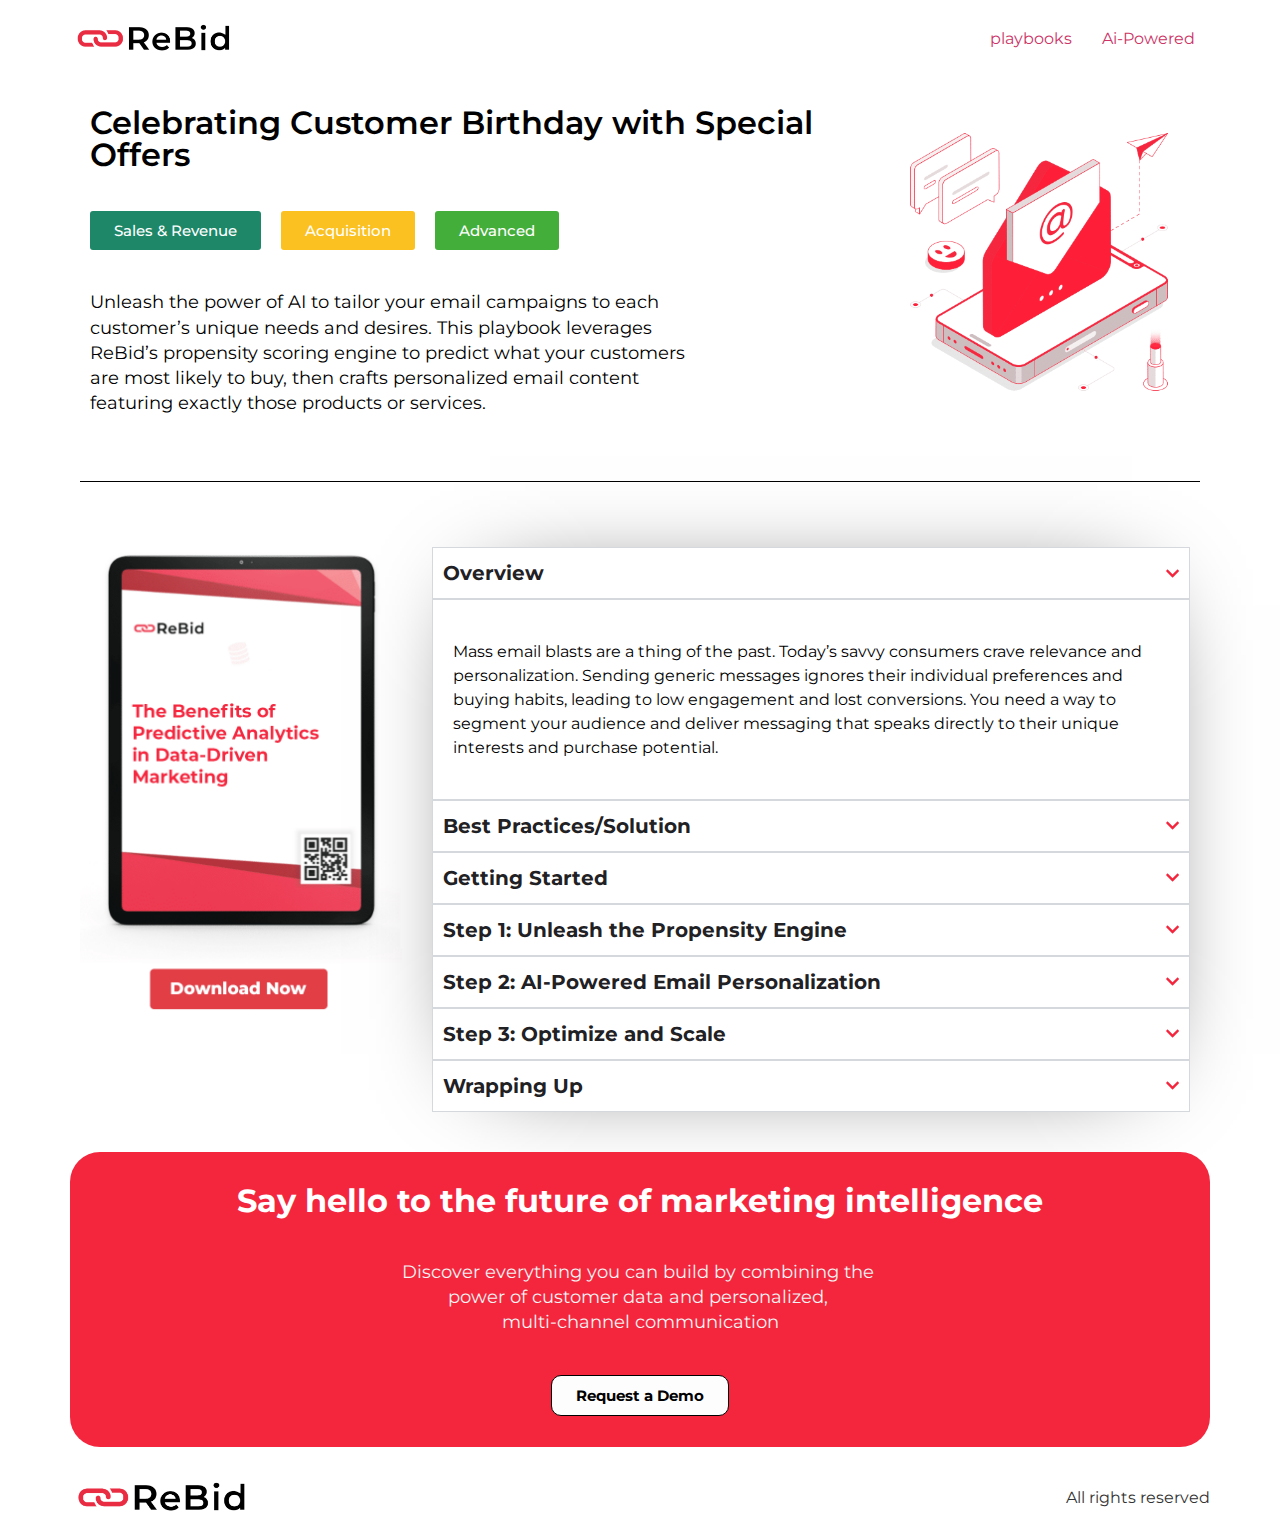
<file: celebrating-customer-birthdays-with-special-offers/index.html>
<!DOCTYPE html>
<html lang="en-US">
<head>
	<meta charset="UTF-8">
	<meta name="viewport" content="width=device-width, initial-scale=1">
	<link rel="profile" href="https://gmpg.org/xfn/11">
	<title>Celebrating Customer Birthdays with Special Offers &#8211; rebid</title>
<meta name="robots" content="max-image-preview:large">
	<style>img:is([sizes="auto" i], [sizes^="auto," i]) { contain-intrinsic-size: 3000px 1500px }</style>
	<link rel="alternate" type="application/rss+xml" title="rebid &raquo; Feed" href="/feed/">
<link rel="alternate" type="application/rss+xml" title="rebid &raquo; Comments Feed" href="/comments/feed/">
<script>
window._wpemojiSettings = {"baseUrl":"https:\/\/s.w.org\/images\/core\/emoji\/15.0.3\/72x72\/","ext":".png","svgUrl":"https:\/\/s.w.org\/images\/core\/emoji\/15.0.3\/svg\/","svgExt":".svg","source":{"concatemoji":"\/wp-includes\/js\/wp-emoji-release.min.js?ver=6.7.1"}};
/*! This file is auto-generated */
!function(i,n){var o,s,e;function c(e){try{var t={supportTests:e,timestamp:(new Date).valueOf()};sessionStorage.setItem(o,JSON.stringify(t))}catch(e){}}function p(e,t,n){e.clearRect(0,0,e.canvas.width,e.canvas.height),e.fillText(t,0,0);var t=new Uint32Array(e.getImageData(0,0,e.canvas.width,e.canvas.height).data),r=(e.clearRect(0,0,e.canvas.width,e.canvas.height),e.fillText(n,0,0),new Uint32Array(e.getImageData(0,0,e.canvas.width,e.canvas.height).data));return t.every(function(e,t){return e===r[t]})}function u(e,t,n){switch(t){case"flag":return n(e,"🏳️‍⚧️","🏳️​⚧️")?!1:!n(e,"🇺🇳","🇺​🇳")&&!n(e,"🏴󠁧󠁢󠁥󠁮󠁧󠁿","🏴​󠁧​󠁢​󠁥​󠁮​󠁧​󠁿");case"emoji":return!n(e,"🐦‍⬛","🐦​⬛")}return!1}function f(e,t,n){var r="undefined"!=typeof WorkerGlobalScope&&self instanceof WorkerGlobalScope?new OffscreenCanvas(300,150):i.createElement("canvas"),a=r.getContext("2d",{willReadFrequently:!0}),o=(a.textBaseline="top",a.font="600 32px Arial",{});return e.forEach(function(e){o[e]=t(a,e,n)}),o}function t(e){var t=i.createElement("script");t.src=e,t.defer=!0,i.head.appendChild(t)}"undefined"!=typeof Promise&&(o="wpEmojiSettingsSupports",s=["flag","emoji"],n.supports={everything:!0,everythingExceptFlag:!0},e=new Promise(function(e){i.addEventListener("DOMContentLoaded",e,{once:!0})}),new Promise(function(t){var n=function(){try{var e=JSON.parse(sessionStorage.getItem(o));if("object"==typeof e&&"number"==typeof e.timestamp&&(new Date).valueOf()<e.timestamp+604800&&"object"==typeof e.supportTests)return e.supportTests}catch(e){}return null}();if(!n){if("undefined"!=typeof Worker&&"undefined"!=typeof OffscreenCanvas&&"undefined"!=typeof URL&&URL.createObjectURL&&"undefined"!=typeof Blob)try{var e="postMessage("+f.toString()+"("+[JSON.stringify(s),u.toString(),p.toString()].join(",")+"));",r=new Blob([e],{type:"text/javascript"}),a=new Worker(URL.createObjectURL(r),{name:"wpTestEmojiSupports"});return void(a.onmessage=function(e){c(n=e.data),a.terminate(),t(n)})}catch(e){}c(n=f(s,u,p))}t(n)}).then(function(e){for(var t in e)n.supports[t]=e[t],n.supports.everything=n.supports.everything&&n.supports[t],"flag"!==t&&(n.supports.everythingExceptFlag=n.supports.everythingExceptFlag&&n.supports[t]);n.supports.everythingExceptFlag=n.supports.everythingExceptFlag&&!n.supports.flag,n.DOMReady=!1,n.readyCallback=function(){n.DOMReady=!0}}).then(function(){return e}).then(function(){var e;n.supports.everything||(n.readyCallback(),(e=n.source||{}).concatemoji?t(e.concatemoji):e.wpemoji&&e.twemoji&&(t(e.twemoji),t(e.wpemoji)))}))}((window,document),window._wpemojiSettings);
</script>
<link rel="stylesheet" id="xpro-elementor-addons-widgets-css" href="/wp-content/plugins/xpro-elementor-addons/assets/css/xpro-widgets.css?ver=1.4.6.1" media="all">
<link rel="stylesheet" id="xpro-elementor-addons-responsive-css" href="/wp-content/plugins/xpro-elementor-addons/assets/css/xpro-responsive.css?ver=1.4.6.1" media="all">
<link rel="stylesheet" id="font-awesome-css" href="/wp-content/plugins/elementor/assets/lib/font-awesome/css/all.min.css?ver=5.15.3" media="all">
<link rel="stylesheet" id="xpro-icons-css" href="/wp-content/plugins/xpro-elementor-addons/assets/css/xpro-icons.min.css?ver=1.0.0" media="all">
<style id="wp-emoji-styles-inline-css">img.wp-smiley, img.emoji {
		display: inline !important;
		border: none !important;
		box-shadow: none !important;
		height: 1em !important;
		width: 1em !important;
		margin: 0 0.07em !important;
		vertical-align: -0.1em !important;
		background: none !important;
		padding: 0 !important;
	}</style>
<style id="classic-theme-styles-inline-css">/*! This file is auto-generated */
.wp-block-button__link{color:#fff;background-color:#32373c;border-radius:9999px;box-shadow:none;text-decoration:none;padding:calc(.667em + 2px) calc(1.333em + 2px);font-size:1.125em}.wp-block-file__button{background:#32373c;color:#fff;text-decoration:none}</style>
<style id="global-styles-inline-css">:root{--wp--preset--aspect-ratio--square: 1;--wp--preset--aspect-ratio--4-3: 4/3;--wp--preset--aspect-ratio--3-4: 3/4;--wp--preset--aspect-ratio--3-2: 3/2;--wp--preset--aspect-ratio--2-3: 2/3;--wp--preset--aspect-ratio--16-9: 16/9;--wp--preset--aspect-ratio--9-16: 9/16;--wp--preset--color--black: #000000;--wp--preset--color--cyan-bluish-gray: #abb8c3;--wp--preset--color--white: #ffffff;--wp--preset--color--pale-pink: #f78da7;--wp--preset--color--vivid-red: #cf2e2e;--wp--preset--color--luminous-vivid-orange: #ff6900;--wp--preset--color--luminous-vivid-amber: #fcb900;--wp--preset--color--light-green-cyan: #7bdcb5;--wp--preset--color--vivid-green-cyan: #00d084;--wp--preset--color--pale-cyan-blue: #8ed1fc;--wp--preset--color--vivid-cyan-blue: #0693e3;--wp--preset--color--vivid-purple: #9b51e0;--wp--preset--gradient--vivid-cyan-blue-to-vivid-purple: linear-gradient(135deg,rgba(6,147,227,1) 0%,rgb(155,81,224) 100%);--wp--preset--gradient--light-green-cyan-to-vivid-green-cyan: linear-gradient(135deg,rgb(122,220,180) 0%,rgb(0,208,130) 100%);--wp--preset--gradient--luminous-vivid-amber-to-luminous-vivid-orange: linear-gradient(135deg,rgba(252,185,0,1) 0%,rgba(255,105,0,1) 100%);--wp--preset--gradient--luminous-vivid-orange-to-vivid-red: linear-gradient(135deg,rgba(255,105,0,1) 0%,rgb(207,46,46) 100%);--wp--preset--gradient--very-light-gray-to-cyan-bluish-gray: linear-gradient(135deg,rgb(238,238,238) 0%,rgb(169,184,195) 100%);--wp--preset--gradient--cool-to-warm-spectrum: linear-gradient(135deg,rgb(74,234,220) 0%,rgb(151,120,209) 20%,rgb(207,42,186) 40%,rgb(238,44,130) 60%,rgb(251,105,98) 80%,rgb(254,248,76) 100%);--wp--preset--gradient--blush-light-purple: linear-gradient(135deg,rgb(255,206,236) 0%,rgb(152,150,240) 100%);--wp--preset--gradient--blush-bordeaux: linear-gradient(135deg,rgb(254,205,165) 0%,rgb(254,45,45) 50%,rgb(107,0,62) 100%);--wp--preset--gradient--luminous-dusk: linear-gradient(135deg,rgb(255,203,112) 0%,rgb(199,81,192) 50%,rgb(65,88,208) 100%);--wp--preset--gradient--pale-ocean: linear-gradient(135deg,rgb(255,245,203) 0%,rgb(182,227,212) 50%,rgb(51,167,181) 100%);--wp--preset--gradient--electric-grass: linear-gradient(135deg,rgb(202,248,128) 0%,rgb(113,206,126) 100%);--wp--preset--gradient--midnight: linear-gradient(135deg,rgb(2,3,129) 0%,rgb(40,116,252) 100%);--wp--preset--font-size--small: 13px;--wp--preset--font-size--medium: 20px;--wp--preset--font-size--large: 36px;--wp--preset--font-size--x-large: 42px;--wp--preset--spacing--20: 0.44rem;--wp--preset--spacing--30: 0.67rem;--wp--preset--spacing--40: 1rem;--wp--preset--spacing--50: 1.5rem;--wp--preset--spacing--60: 2.25rem;--wp--preset--spacing--70: 3.38rem;--wp--preset--spacing--80: 5.06rem;--wp--preset--shadow--natural: 6px 6px 9px rgba(0, 0, 0, 0.2);--wp--preset--shadow--deep: 12px 12px 50px rgba(0, 0, 0, 0.4);--wp--preset--shadow--sharp: 6px 6px 0px rgba(0, 0, 0, 0.2);--wp--preset--shadow--outlined: 6px 6px 0px -3px rgba(255, 255, 255, 1), 6px 6px rgba(0, 0, 0, 1);--wp--preset--shadow--crisp: 6px 6px 0px rgba(0, 0, 0, 1);}:where(.is-layout-flex){gap: 0.5em;}:where(.is-layout-grid){gap: 0.5em;}body .is-layout-flex{display: flex;}.is-layout-flex{flex-wrap: wrap;align-items: center;}.is-layout-flex > :is(*, div){margin: 0;}body .is-layout-grid{display: grid;}.is-layout-grid > :is(*, div){margin: 0;}:where(.wp-block-columns.is-layout-flex){gap: 2em;}:where(.wp-block-columns.is-layout-grid){gap: 2em;}:where(.wp-block-post-template.is-layout-flex){gap: 1.25em;}:where(.wp-block-post-template.is-layout-grid){gap: 1.25em;}.has-black-color{color: var(--wp--preset--color--black) !important;}.has-cyan-bluish-gray-color{color: var(--wp--preset--color--cyan-bluish-gray) !important;}.has-white-color{color: var(--wp--preset--color--white) !important;}.has-pale-pink-color{color: var(--wp--preset--color--pale-pink) !important;}.has-vivid-red-color{color: var(--wp--preset--color--vivid-red) !important;}.has-luminous-vivid-orange-color{color: var(--wp--preset--color--luminous-vivid-orange) !important;}.has-luminous-vivid-amber-color{color: var(--wp--preset--color--luminous-vivid-amber) !important;}.has-light-green-cyan-color{color: var(--wp--preset--color--light-green-cyan) !important;}.has-vivid-green-cyan-color{color: var(--wp--preset--color--vivid-green-cyan) !important;}.has-pale-cyan-blue-color{color: var(--wp--preset--color--pale-cyan-blue) !important;}.has-vivid-cyan-blue-color{color: var(--wp--preset--color--vivid-cyan-blue) !important;}.has-vivid-purple-color{color: var(--wp--preset--color--vivid-purple) !important;}.has-black-background-color{background-color: var(--wp--preset--color--black) !important;}.has-cyan-bluish-gray-background-color{background-color: var(--wp--preset--color--cyan-bluish-gray) !important;}.has-white-background-color{background-color: var(--wp--preset--color--white) !important;}.has-pale-pink-background-color{background-color: var(--wp--preset--color--pale-pink) !important;}.has-vivid-red-background-color{background-color: var(--wp--preset--color--vivid-red) !important;}.has-luminous-vivid-orange-background-color{background-color: var(--wp--preset--color--luminous-vivid-orange) !important;}.has-luminous-vivid-amber-background-color{background-color: var(--wp--preset--color--luminous-vivid-amber) !important;}.has-light-green-cyan-background-color{background-color: var(--wp--preset--color--light-green-cyan) !important;}.has-vivid-green-cyan-background-color{background-color: var(--wp--preset--color--vivid-green-cyan) !important;}.has-pale-cyan-blue-background-color{background-color: var(--wp--preset--color--pale-cyan-blue) !important;}.has-vivid-cyan-blue-background-color{background-color: var(--wp--preset--color--vivid-cyan-blue) !important;}.has-vivid-purple-background-color{background-color: var(--wp--preset--color--vivid-purple) !important;}.has-black-border-color{border-color: var(--wp--preset--color--black) !important;}.has-cyan-bluish-gray-border-color{border-color: var(--wp--preset--color--cyan-bluish-gray) !important;}.has-white-border-color{border-color: var(--wp--preset--color--white) !important;}.has-pale-pink-border-color{border-color: var(--wp--preset--color--pale-pink) !important;}.has-vivid-red-border-color{border-color: var(--wp--preset--color--vivid-red) !important;}.has-luminous-vivid-orange-border-color{border-color: var(--wp--preset--color--luminous-vivid-orange) !important;}.has-luminous-vivid-amber-border-color{border-color: var(--wp--preset--color--luminous-vivid-amber) !important;}.has-light-green-cyan-border-color{border-color: var(--wp--preset--color--light-green-cyan) !important;}.has-vivid-green-cyan-border-color{border-color: var(--wp--preset--color--vivid-green-cyan) !important;}.has-pale-cyan-blue-border-color{border-color: var(--wp--preset--color--pale-cyan-blue) !important;}.has-vivid-cyan-blue-border-color{border-color: var(--wp--preset--color--vivid-cyan-blue) !important;}.has-vivid-purple-border-color{border-color: var(--wp--preset--color--vivid-purple) !important;}.has-vivid-cyan-blue-to-vivid-purple-gradient-background{background: var(--wp--preset--gradient--vivid-cyan-blue-to-vivid-purple) !important;}.has-light-green-cyan-to-vivid-green-cyan-gradient-background{background: var(--wp--preset--gradient--light-green-cyan-to-vivid-green-cyan) !important;}.has-luminous-vivid-amber-to-luminous-vivid-orange-gradient-background{background: var(--wp--preset--gradient--luminous-vivid-amber-to-luminous-vivid-orange) !important;}.has-luminous-vivid-orange-to-vivid-red-gradient-background{background: var(--wp--preset--gradient--luminous-vivid-orange-to-vivid-red) !important;}.has-very-light-gray-to-cyan-bluish-gray-gradient-background{background: var(--wp--preset--gradient--very-light-gray-to-cyan-bluish-gray) !important;}.has-cool-to-warm-spectrum-gradient-background{background: var(--wp--preset--gradient--cool-to-warm-spectrum) !important;}.has-blush-light-purple-gradient-background{background: var(--wp--preset--gradient--blush-light-purple) !important;}.has-blush-bordeaux-gradient-background{background: var(--wp--preset--gradient--blush-bordeaux) !important;}.has-luminous-dusk-gradient-background{background: var(--wp--preset--gradient--luminous-dusk) !important;}.has-pale-ocean-gradient-background{background: var(--wp--preset--gradient--pale-ocean) !important;}.has-electric-grass-gradient-background{background: var(--wp--preset--gradient--electric-grass) !important;}.has-midnight-gradient-background{background: var(--wp--preset--gradient--midnight) !important;}.has-small-font-size{font-size: var(--wp--preset--font-size--small) !important;}.has-medium-font-size{font-size: var(--wp--preset--font-size--medium) !important;}.has-large-font-size{font-size: var(--wp--preset--font-size--large) !important;}.has-x-large-font-size{font-size: var(--wp--preset--font-size--x-large) !important;}
:where(.wp-block-post-template.is-layout-flex){gap: 1.25em;}:where(.wp-block-post-template.is-layout-grid){gap: 1.25em;}
:where(.wp-block-columns.is-layout-flex){gap: 2em;}:where(.wp-block-columns.is-layout-grid){gap: 2em;}
:root :where(.wp-block-pullquote){font-size: 1.5em;line-height: 1.6;}</style>
<link rel="stylesheet" id="rt-fontawsome-css" href="/wp-content/plugins/the-post-grid/assets/vendor/font-awesome/css/font-awesome.min.css?ver=7.7.15" media="all">
<link rel="stylesheet" id="rt-tpg-css" href="/wp-content/plugins/the-post-grid/assets/css/thepostgrid.min.css?ver=7.7.15" media="all">
<link rel="stylesheet" id="hello-elementor-css" href="/wp-content/themes/hello-elementor/style.min.css?ver=3.1.1" media="all">
<link rel="stylesheet" id="hello-elementor-theme-style-css" href="/wp-content/themes/hello-elementor/theme.min.css?ver=3.1.1" media="all">
<link rel="stylesheet" id="hello-elementor-header-footer-css" href="/wp-content/themes/hello-elementor/header-footer.min.css?ver=3.1.1" media="all">
<link rel="stylesheet" id="elementor-frontend-css" href="/wp-content/plugins/elementor/assets/css/frontend.min.css?ver=3.25.10" media="all">
<link rel="stylesheet" id="elementor-post-5-css" href="/wp-content/uploads/elementor/css/post-5.css?ver=1732702894" media="all">
<link rel="stylesheet" id="swiper-css" href="/wp-content/plugins/elementor/assets/lib/swiper/v8/css/swiper.min.css?ver=8.4.5" media="all">
<link rel="stylesheet" id="e-swiper-css" href="/wp-content/plugins/elementor/assets/css/conditionals/e-swiper.min.css?ver=3.25.10" media="all">
<link rel="stylesheet" id="xpro-elementor-widgetarea-editor-css" href="/wp-content/plugins/xpro-elementor-addons/inc/controls/assets/css/widgetarea-editor.css?ver=1.4.6.1" media="all">
<link rel="stylesheet" id="widget-heading-css" href="/wp-content/plugins/elementor/assets/css/widget-heading.min.css?ver=3.25.10" media="all">
<link rel="stylesheet" id="widget-image-css" href="/wp-content/plugins/elementor/assets/css/widget-image.min.css?ver=3.25.10" media="all">
<link rel="stylesheet" id="widget-divider-css" href="/wp-content/plugins/elementor/assets/css/widget-divider.min.css?ver=3.25.10" media="all">
<link rel="stylesheet" id="widget-nested-accordion-css" href="/wp-content/plugins/elementor/assets/css/widget-nested-accordion.min.css?ver=3.25.10" media="all">
<link rel="stylesheet" id="elementor-post-135-css" href="/wp-content/uploads/elementor/css/post-135.css?ver=1732702970" media="all">
<link rel="stylesheet" id="google-fonts-1-css" href="https://fonts.googleapis.com/css?family=Roboto%3A100%2C100italic%2C200%2C200italic%2C300%2C300italic%2C400%2C400italic%2C500%2C500italic%2C600%2C600italic%2C700%2C700italic%2C800%2C800italic%2C900%2C900italic%7CRoboto+Slab%3A100%2C100italic%2C200%2C200italic%2C300%2C300italic%2C400%2C400italic%2C500%2C500italic%2C600%2C600italic%2C700%2C700italic%2C800%2C800italic%2C900%2C900italic%7CMontserrat%3A100%2C100italic%2C200%2C200italic%2C300%2C300italic%2C400%2C400italic%2C500%2C500italic%2C600%2C600italic%2C700%2C700italic%2C800%2C800italic%2C900%2C900italic&#038;display=swap&#038;ver=6.7.1" media="all">
<link rel="preconnect" href="https://fonts.gstatic.com/" crossorigin>
<script src="/wp-includes/js/jquery/jquery.min.js?ver=3.7.1" id="jquery-core-js"></script>
<script src="/wp-includes/js/jquery/jquery-migrate.min.js?ver=3.4.1" id="jquery-migrate-js"></script>
<link rel="https://api.w.org/" href="/wp-json/">
<link rel="alternate" title="JSON" type="application/json" href="/wp-json/wp/v2/posts/135">
<link rel="EditURI" type="application/rsd+xml" title="RSD" href="/xmlrpc.php?rsd">
<meta name="generator" content="WordPress 6.7.1">
<link rel="canonical" href="/celebrating-customer-birthdays-with-special-offers/">
<link rel="shortlink" href="/?p=135">
<link rel="alternate" title="oEmbed (JSON)" type="application/json+oembed" href="/wp-json/oembed/1.0/embed?url=http%3A%2F%2F%2Fcelebrating-customer-birthdays-with-special-offers%2F">
<link rel="alternate" title="oEmbed (XML)" type="text/xml+oembed" href="/wp-json/oembed/1.0/embed?url=http%3A%2F%2F%2Fcelebrating-customer-birthdays-with-special-offers%2F#038;format=xml">

		<script>

			jQuery(window).on('elementor/frontend/init', function () {
				var previewIframe = jQuery('#elementor-preview-iframe').get(0);

				// Attach a load event listener to the preview iframe
				jQuery(previewIframe).on('load', function () {
					var tpg_selector = tpg_str_rev("nottub-tropmi-gpttr nottub-aera-noitces-dda-rotnemele");

					var logo = "/wp-content/plugins/the-post-grid";
					var log_path = "/assets/images/icon-40x40.svg"; //tpg_str_rev("gvs.04x04-noci/segami/stessa/");

					jQuery('<div class="' + tpg_selector + '" style="vertical-align: bottom;margin-left: 5px;"><img src="' + logo + log_path + '" alt="TPG"/><\/div>').insertBefore(".elementor-add-section-drag-title");
				});

			});
		</script>
		<style>:root {
				--tpg-primary-color: #0d6efd;
				--tpg-secondary-color: #0654c4;
				--tpg-primary-light: #c4d0ff
			}</style>

		<meta name="generator" content="Elementor 3.25.10; features: e_font_icon_svg, additional_custom_breakpoints, e_optimized_control_loading, e_element_cache; settings: css_print_method-external, google_font-enabled, font_display-swap">
			<style>.e-con.e-parent:nth-of-type(n+4):not(.e-lazyloaded):not(.e-no-lazyload),
				.e-con.e-parent:nth-of-type(n+4):not(.e-lazyloaded):not(.e-no-lazyload) * {
					background-image: none !important;
				}
				@media screen and (max-height: 1024px) {
					.e-con.e-parent:nth-of-type(n+3):not(.e-lazyloaded):not(.e-no-lazyload),
					.e-con.e-parent:nth-of-type(n+3):not(.e-lazyloaded):not(.e-no-lazyload) * {
						background-image: none !important;
					}
				}
				@media screen and (max-height: 640px) {
					.e-con.e-parent:nth-of-type(n+2):not(.e-lazyloaded):not(.e-no-lazyload),
					.e-con.e-parent:nth-of-type(n+2):not(.e-lazyloaded):not(.e-no-lazyload) * {
						background-image: none !important;
					}
				}</style>
			</head>
<body class="post-template-default single single-post postid-135 single-format-standard wp-custom-logo rttpg rttpg-7.7.15 radius-frontend rttpg-body-wrap rttpg-flaticon elementor-default elementor-kit-5 elementor-page elementor-page-135">


<a class="skip-link screen-reader-text" href="#content">Skip to content</a>

<header id="site-header" class="site-header dynamic-header menu-dropdown-tablet">
	<div class="header-inner">
		<div class="site-branding show-logo">
							<div class="site-logo show">
					<a href="/" class="custom-logo-link" rel="home"><img fetchpriority="high" width="652" height="179" src="/wp-content/uploads/2024/11/Screenshot-2024-11-27-001724.png" class="custom-logo" alt="rebid" decoding="async"></a>				</div>
					</div>

					<nav class="site-navigation show" aria-label="Main menu">
				<ul id="menu-head" class="menu">
<li id="menu-item-126" class="menu-item menu-item-type-post_type menu-item-object-page menu-item-126"><a href="/sample-page/">playbooks</a></li>
<li id="menu-item-127" class="menu-item menu-item-type-post_type menu-item-object-page menu-item-home menu-item-127"><a href="/">Ai-Powered</a></li>
</ul>			</nav>
							<div class="site-navigation-toggle-holder show">
				<button type="button" class="site-navigation-toggle">
					<span class="site-navigation-toggle-icon"></span>
					<span class="screen-reader-text">Menu</span>
				</button>
			</div>
			<nav class="site-navigation-dropdown show" aria-label="Mobile menu" aria-hidden="true" inert>
				<ul id="menu-head-1" class="menu">
<li class="menu-item menu-item-type-post_type menu-item-object-page menu-item-126"><a href="/sample-page/">playbooks</a></li>
<li class="menu-item menu-item-type-post_type menu-item-object-page menu-item-home menu-item-127"><a href="/">Ai-Powered</a></li>
</ul>			</nav>
			</div>
</header>

<main id="content" class="site-main post-135 post type-post status-publish format-standard hentry category-growth category-playbook">

	
	<div class="page-content">
				<div data-elementor-type="wp-post" data-elementor-id="135" class="elementor elementor-135">
				<div class="elementor-element elementor-element-6c2931c6 e-flex e-con-boxed e-con e-parent" data-id="6c2931c6" data-element_type="container">
					<div class="e-con-inner">
		<div class="elementor-element elementor-element-3efe5926 e-con-full e-flex e-con e-child" data-id="3efe5926" data-element_type="container">
		<div class="elementor-element elementor-element-345e49f6 e-con-full e-flex e-con e-child" data-id="345e49f6" data-element_type="container">
				<div class="elementor-element elementor-element-7751d120 elementor-widget elementor-widget-heading" data-id="7751d120" data-element_type="widget" data-widget_type="heading.default">
				<div class="elementor-widget-container">
			<h2 class="elementor-heading-title elementor-size-default">Celebrating Customer Birthday with Special Offers</h2>		</div>
				</div>
				</div>
		<div class="elementor-element elementor-element-5cb09e25 e-con-full e-flex e-con e-child" data-id="5cb09e25" data-element_type="container">
				<div class="elementor-element elementor-element-5c7af636 elementor-widget elementor-widget-button" data-id="5c7af636" data-element_type="widget" data-widget_type="button.default">
				<div class="elementor-widget-container">
							<div class="elementor-button-wrapper">
					<a class="elementor-button elementor-button-link elementor-size-sm" href="#">
						<span class="elementor-button-content-wrapper">
									<span class="elementor-button-text">Sales & Revenue</span>
					</span>
					</a>
				</div>
						</div>
				</div>
				<div class="elementor-element elementor-element-5b3f252f elementor-widget elementor-widget-button" data-id="5b3f252f" data-element_type="widget" data-widget_type="button.default">
				<div class="elementor-widget-container">
							<div class="elementor-button-wrapper">
					<a class="elementor-button elementor-button-link elementor-size-sm" href="#">
						<span class="elementor-button-content-wrapper">
									<span class="elementor-button-text">Acquisition</span>
					</span>
					</a>
				</div>
						</div>
				</div>
				<div class="elementor-element elementor-element-3f07b2c elementor-widget elementor-widget-button" data-id="3f07b2c" data-element_type="widget" data-widget_type="button.default">
				<div class="elementor-widget-container">
							<div class="elementor-button-wrapper">
					<a class="elementor-button elementor-button-link elementor-size-sm" href="#">
						<span class="elementor-button-content-wrapper">
									<span class="elementor-button-text">Advanced</span>
					</span>
					</a>
				</div>
						</div>
				</div>
				</div>
		<div class="elementor-element elementor-element-4dfc4a86 e-con-full e-flex e-con e-child" data-id="4dfc4a86" data-element_type="container">
				<div class="elementor-element elementor-element-3e780764 elementor-widget elementor-widget-heading" data-id="3e780764" data-element_type="widget" data-widget_type="heading.default">
				<div class="elementor-widget-container">
			<p class="elementor-heading-title elementor-size-default">Unleash the power of AI to tailor your email campaigns to each customer’s unique needs and desires. This playbook leverages ReBid’s propensity scoring engine to predict what your customers are most likely to buy, then crafts personalized email content featuring exactly those products or services.</p>		</div>
				</div>
				</div>
				</div>
		<div class="elementor-element elementor-element-694f086 e-con-full e-flex e-con e-child" data-id="694f086" data-element_type="container">
				<div class="elementor-element elementor-element-66c269d0 elementor-widget elementor-widget-image" data-id="66c269d0" data-element_type="widget" data-widget_type="image.default">
				<div class="elementor-widget-container">
													<img decoding="async" width="500" height="500" src="/wp-content/uploads/2024/11/email-message-sent.png" class="attachment-large size-large wp-image-12" alt="">													</div>
				</div>
				</div>
					</div>
				</div>
		<div class="elementor-element elementor-element-10519b51 e-flex e-con-boxed e-con e-parent" data-id="10519b51" data-element_type="container">
					<div class="e-con-inner">
		<div class="elementor-element elementor-element-2ca03941 e-con-full e-flex e-con e-child" data-id="2ca03941" data-element_type="container">
				<div class="elementor-element elementor-element-689b583c elementor-widget-divider--view-line elementor-widget elementor-widget-divider" data-id="689b583c" data-element_type="widget" data-widget_type="divider.default">
				<div class="elementor-widget-container">
					<div class="elementor-divider">
			<span class="elementor-divider-separator">
						</span>
		</div>
				</div>
				</div>
				</div>
					</div>
				</div>
		<div class="elementor-element elementor-element-3f8378ff e-flex e-con-boxed e-con e-parent" data-id="3f8378ff" data-element_type="container">
					<div class="e-con-inner">
		<div class="elementor-element elementor-element-6345b3ef e-con-full e-flex e-con e-child" data-id="6345b3ef" data-element_type="container">
				<div class="elementor-element elementor-element-2a89e357 elementor-widget elementor-widget-image" data-id="2a89e357" data-element_type="widget" data-widget_type="image.default">
				<div class="elementor-widget-container">
													<img decoding="async" width="648" height="1004" src="/wp-content/uploads/2024/11/CDPs-in-a-Cookieless-World-9.png" class="attachment-large size-large wp-image-11" alt="">													</div>
				</div>
				</div>
		<div class="elementor-element elementor-element-769b1dee e-con-full e-flex e-con e-child" data-id="769b1dee" data-element_type="container">
		<div class="elementor-element elementor-element-1c802fe8 e-con-full e-flex e-con e-child" data-id="1c802fe8" data-element_type="container">
				<div class="elementor-element elementor-element-5acc6e72 elementor-widget elementor-widget-n-accordion" data-id="5acc6e72" data-element_type="widget" data-settings="{&quot;default_state&quot;:&quot;expanded&quot;,&quot;max_items_expended&quot;:&quot;one&quot;,&quot;n_accordion_animation_duration&quot;:{&quot;unit&quot;:&quot;ms&quot;,&quot;size&quot;:400,&quot;sizes&quot;:[]}}" data-widget_type="nested-accordion.default">
				<div class="elementor-widget-container">
					<div class="e-n-accordion" aria-label="Accordion. Open links with Enter or Space, close with Escape, and navigate with Arrow Keys">
						<details id="e-n-accordion-item-1520" class="e-n-accordion-item" open>
				<summary class="e-n-accordion-item-title" data-accordion-index="1" tabindex="0" aria-expanded="true" aria-controls="e-n-accordion-item-1520">
					<span class="e-n-accordion-item-title-header"><div class="e-n-accordion-item-title-text"> Overview </div></span>
							<span class="e-n-accordion-item-title-icon">
			<span class="e-opened"><svg aria-hidden="true" class="e-font-icon-svg e-fas-chevron-down" viewbox="0 0 448 512" xmlns="http://www.w3.org/2000/svg"><path d="M207.029 381.476L12.686 187.132c-9.373-9.373-9.373-24.569 0-33.941l22.667-22.667c9.357-9.357 24.522-9.375 33.901-.04L224 284.505l154.745-154.021c9.379-9.335 24.544-9.317 33.901.04l22.667 22.667c9.373 9.373 9.373 24.569 0 33.941L240.971 381.476c-9.373 9.372-24.569 9.372-33.942 0z"></path></svg></span>
			<span class="e-closed"><svg aria-hidden="true" class="e-font-icon-svg e-fas-chevron-down" viewbox="0 0 448 512" xmlns="http://www.w3.org/2000/svg"><path d="M207.029 381.476L12.686 187.132c-9.373-9.373-9.373-24.569 0-33.941l22.667-22.667c9.357-9.357 24.522-9.375 33.901-.04L224 284.505l154.745-154.021c9.379-9.335 24.544-9.317 33.901.04l22.667 22.667c9.373 9.373 9.373 24.569 0 33.941L240.971 381.476c-9.373 9.372-24.569 9.372-33.942 0z"></path></svg></span>
		</span>

						</summary>
				<div role="region" aria-labelledby="e-n-accordion-item-1520" class="elementor-element elementor-element-204ffa51 e-con-full e-flex e-con e-child" data-id="204ffa51" data-element_type="container">
		<div role="region" aria-labelledby="e-n-accordion-item-1520" class="elementor-element elementor-element-238b6a1e e-flex e-con-boxed e-con e-child" data-id="238b6a1e" data-element_type="container">
					<div class="e-con-inner">
				<div class="elementor-element elementor-element-4e4a7a77 elementor-widget elementor-widget-heading" data-id="4e4a7a77" data-element_type="widget" data-widget_type="heading.default">
				<div class="elementor-widget-container">
			<span class="elementor-heading-title elementor-size-default">Mass email blasts are a thing of the past. Today’s savvy consumers crave relevance and personalization. Sending generic messages ignores their individual preferences and buying habits, leading to low engagement and lost conversions. You need a way to segment your audience and deliver messaging that speaks directly to their unique interests and purchase potential.</span>		</div>
				</div>
					</div>
				</div>
				</div>
					</details>
						<details id="e-n-accordion-item-1521" class="e-n-accordion-item">
				<summary class="e-n-accordion-item-title" data-accordion-index="2" tabindex="-1" aria-expanded="false" aria-controls="e-n-accordion-item-1521">
					<span class="e-n-accordion-item-title-header"><div class="e-n-accordion-item-title-text"> Best Practices/Solution </div></span>
							<span class="e-n-accordion-item-title-icon">
			<span class="e-opened"><svg aria-hidden="true" class="e-font-icon-svg e-fas-chevron-down" viewbox="0 0 448 512" xmlns="http://www.w3.org/2000/svg"><path d="M207.029 381.476L12.686 187.132c-9.373-9.373-9.373-24.569 0-33.941l22.667-22.667c9.357-9.357 24.522-9.375 33.901-.04L224 284.505l154.745-154.021c9.379-9.335 24.544-9.317 33.901.04l22.667 22.667c9.373 9.373 9.373 24.569 0 33.941L240.971 381.476c-9.373 9.372-24.569 9.372-33.942 0z"></path></svg></span>
			<span class="e-closed"><svg aria-hidden="true" class="e-font-icon-svg e-fas-chevron-down" viewbox="0 0 448 512" xmlns="http://www.w3.org/2000/svg"><path d="M207.029 381.476L12.686 187.132c-9.373-9.373-9.373-24.569 0-33.941l22.667-22.667c9.357-9.357 24.522-9.375 33.901-.04L224 284.505l154.745-154.021c9.379-9.335 24.544-9.317 33.901.04l22.667 22.667c9.373 9.373 9.373 24.569 0 33.941L240.971 381.476c-9.373 9.372-24.569 9.372-33.942 0z"></path></svg></span>
		</span>

						</summary>
				<div role="region" aria-labelledby="e-n-accordion-item-1521" class="elementor-element elementor-element-614ec0dd e-con-full e-flex e-con e-child" data-id="614ec0dd" data-element_type="container">
		<div role="region" aria-labelledby="e-n-accordion-item-1521" class="elementor-element elementor-element-27010700 e-flex e-con-boxed e-con e-child" data-id="27010700" data-element_type="container">
					<div class="e-con-inner">
				<div class="elementor-element elementor-element-21ad78e9 elementor-widget elementor-widget-heading" data-id="21ad78e9" data-element_type="widget" data-widget_type="heading.default">
				<div class="elementor-widget-container">
			<span class="elementor-heading-title elementor-size-default">This playbook introduces ReBid’s conversion propensity scoring as your secret weapon for achieving remarkable email campaign performance. By analyzing user behavior across various touchpoints, ReBid assigns each customer a dynamic score indicating their likelihood to convert. This score becomes the driving force behind a series of dynamic, hyper-personalized email campaigns.</span>		</div>
				</div>
					</div>
				</div>
				</div>
					</details>
						<details id="e-n-accordion-item-1522" class="e-n-accordion-item">
				<summary class="e-n-accordion-item-title" data-accordion-index="3" tabindex="-1" aria-expanded="false" aria-controls="e-n-accordion-item-1522">
					<span class="e-n-accordion-item-title-header"><div class="e-n-accordion-item-title-text"> Getting Started </div></span>
							<span class="e-n-accordion-item-title-icon">
			<span class="e-opened"><svg aria-hidden="true" class="e-font-icon-svg e-fas-chevron-down" viewbox="0 0 448 512" xmlns="http://www.w3.org/2000/svg"><path d="M207.029 381.476L12.686 187.132c-9.373-9.373-9.373-24.569 0-33.941l22.667-22.667c9.357-9.357 24.522-9.375 33.901-.04L224 284.505l154.745-154.021c9.379-9.335 24.544-9.317 33.901.04l22.667 22.667c9.373 9.373 9.373 24.569 0 33.941L240.971 381.476c-9.373 9.372-24.569 9.372-33.942 0z"></path></svg></span>
			<span class="e-closed"><svg aria-hidden="true" class="e-font-icon-svg e-fas-chevron-down" viewbox="0 0 448 512" xmlns="http://www.w3.org/2000/svg"><path d="M207.029 381.476L12.686 187.132c-9.373-9.373-9.373-24.569 0-33.941l22.667-22.667c9.357-9.357 24.522-9.375 33.901-.04L224 284.505l154.745-154.021c9.379-9.335 24.544-9.317 33.901.04l22.667 22.667c9.373 9.373 9.373 24.569 0 33.941L240.971 381.476c-9.373 9.372-24.569 9.372-33.942 0z"></path></svg></span>
		</span>

						</summary>
				<div role="region" aria-labelledby="e-n-accordion-item-1522" class="elementor-element elementor-element-60ce17a2 e-con-full e-flex e-con e-child" data-id="60ce17a2" data-element_type="container">
		<div role="region" aria-labelledby="e-n-accordion-item-1522" class="elementor-element elementor-element-554e26eb e-flex e-con-boxed e-con e-child" data-id="554e26eb" data-element_type="container">
					<div class="e-con-inner">
				<div class="elementor-element elementor-element-66ac17bd elementor-widget elementor-widget-heading" data-id="66ac17bd" data-element_type="widget" data-widget_type="heading.default">
				<div class="elementor-widget-container">
			<span class="elementor-heading-title elementor-size-default">Getting started with dynamic messaging based on conversion propensity is all about unleashing the intelligence of ReBid’s AI. Integrate it with your existing marketing tools, feeding it the rich tapestry of your customer data: website visits, clicks, purchases, and engagement metrics. This data becomes the fuel for ReBid’s engine, enabling it to learn your audience’s unique conversion patterns and assign each customer a dynamic score reflecting their likelihood to buy. <br>

With these scores in hand, you’ll segment your audience into distinct groups with specific purchase potentials, paving the way for crafting personalized email magic. Stay tuned for the next steps where we’ll dive into building dynamic content, tailoring product recommendations, and continuously optimizing your campaigns for conversion success! Embrace the data and set the stage for conversion success:</span>		</div>
				</div>
					</div>
				</div>
				</div>
					</details>
						<details id="e-n-accordion-item-1523" class="e-n-accordion-item">
				<summary class="e-n-accordion-item-title" data-accordion-index="4" tabindex="-1" aria-expanded="false" aria-controls="e-n-accordion-item-1523">
					<span class="e-n-accordion-item-title-header"><div class="e-n-accordion-item-title-text"> Step 1: Unleash the Propensity Engine </div></span>
							<span class="e-n-accordion-item-title-icon">
			<span class="e-opened"><svg aria-hidden="true" class="e-font-icon-svg e-fas-chevron-down" viewbox="0 0 448 512" xmlns="http://www.w3.org/2000/svg"><path d="M207.029 381.476L12.686 187.132c-9.373-9.373-9.373-24.569 0-33.941l22.667-22.667c9.357-9.357 24.522-9.375 33.901-.04L224 284.505l154.745-154.021c9.379-9.335 24.544-9.317 33.901.04l22.667 22.667c9.373 9.373 9.373 24.569 0 33.941L240.971 381.476c-9.373 9.372-24.569 9.372-33.942 0z"></path></svg></span>
			<span class="e-closed"><svg aria-hidden="true" class="e-font-icon-svg e-fas-chevron-down" viewbox="0 0 448 512" xmlns="http://www.w3.org/2000/svg"><path d="M207.029 381.476L12.686 187.132c-9.373-9.373-9.373-24.569 0-33.941l22.667-22.667c9.357-9.357 24.522-9.375 33.901-.04L224 284.505l154.745-154.021c9.379-9.335 24.544-9.317 33.901.04l22.667 22.667c9.373 9.373 9.373 24.569 0 33.941L240.971 381.476c-9.373 9.372-24.569 9.372-33.942 0z"></path></svg></span>
		</span>

						</summary>
				<div role="region" aria-labelledby="e-n-accordion-item-1523" class="elementor-element elementor-element-662915cd e-flex e-con-boxed e-con e-child" data-id="662915cd" data-element_type="container">
					<div class="e-con-inner">
		<div role="region" aria-labelledby="e-n-accordion-item-1523" class="elementor-element elementor-element-87d3c6a e-con-full e-flex e-con e-child" data-id="87d3c6a" data-element_type="container">
				</div>
					</div>
				</div>
					</details>
						<details id="e-n-accordion-item-1524" class="e-n-accordion-item">
				<summary class="e-n-accordion-item-title" data-accordion-index="5" tabindex="-1" aria-expanded="false" aria-controls="e-n-accordion-item-1524">
					<span class="e-n-accordion-item-title-header"><div class="e-n-accordion-item-title-text"> Step 2: AI-Powered Email Personalization </div></span>
							<span class="e-n-accordion-item-title-icon">
			<span class="e-opened"><svg aria-hidden="true" class="e-font-icon-svg e-fas-chevron-down" viewbox="0 0 448 512" xmlns="http://www.w3.org/2000/svg"><path d="M207.029 381.476L12.686 187.132c-9.373-9.373-9.373-24.569 0-33.941l22.667-22.667c9.357-9.357 24.522-9.375 33.901-.04L224 284.505l154.745-154.021c9.379-9.335 24.544-9.317 33.901.04l22.667 22.667c9.373 9.373 9.373 24.569 0 33.941L240.971 381.476c-9.373 9.372-24.569 9.372-33.942 0z"></path></svg></span>
			<span class="e-closed"><svg aria-hidden="true" class="e-font-icon-svg e-fas-chevron-down" viewbox="0 0 448 512" xmlns="http://www.w3.org/2000/svg"><path d="M207.029 381.476L12.686 187.132c-9.373-9.373-9.373-24.569 0-33.941l22.667-22.667c9.357-9.357 24.522-9.375 33.901-.04L224 284.505l154.745-154.021c9.379-9.335 24.544-9.317 33.901.04l22.667 22.667c9.373 9.373 9.373 24.569 0 33.941L240.971 381.476c-9.373 9.372-24.569 9.372-33.942 0z"></path></svg></span>
		</span>

						</summary>
				<div role="region" aria-labelledby="e-n-accordion-item-1524" class="elementor-element elementor-element-647c2aae e-flex e-con-boxed e-con e-child" data-id="647c2aae" data-element_type="container">
					<div class="e-con-inner">
		<div role="region" aria-labelledby="e-n-accordion-item-1524" class="elementor-element elementor-element-26cf298c e-con-full e-flex e-con e-child" data-id="26cf298c" data-element_type="container">
				<div class="elementor-element elementor-element-636e1679 elementor-widget elementor-widget-heading" data-id="636e1679" data-element_type="widget" data-widget_type="heading.default">
				<div class="elementor-widget-container">
			<span class="elementor-heading-title elementor-size-default">Mass email blasts are a thing of the past. Today’s savvy consumers crave relevance and personalization. Sending generic messages ignores their individual preferences and buying habits, leading to low engagement and lost conversions. You need a way to segment your audience and deliver messaging that speaks directly to their unique interests and purchase potential.</span>		</div>
				</div>
				</div>
					</div>
				</div>
					</details>
						<details id="e-n-accordion-item-1525" class="e-n-accordion-item">
				<summary class="e-n-accordion-item-title" data-accordion-index="6" tabindex="-1" aria-expanded="false" aria-controls="e-n-accordion-item-1525">
					<span class="e-n-accordion-item-title-header"><div class="e-n-accordion-item-title-text"> Step 3: Optimize and Scale </div></span>
							<span class="e-n-accordion-item-title-icon">
			<span class="e-opened"><svg aria-hidden="true" class="e-font-icon-svg e-fas-chevron-down" viewbox="0 0 448 512" xmlns="http://www.w3.org/2000/svg"><path d="M207.029 381.476L12.686 187.132c-9.373-9.373-9.373-24.569 0-33.941l22.667-22.667c9.357-9.357 24.522-9.375 33.901-.04L224 284.505l154.745-154.021c9.379-9.335 24.544-9.317 33.901.04l22.667 22.667c9.373 9.373 9.373 24.569 0 33.941L240.971 381.476c-9.373 9.372-24.569 9.372-33.942 0z"></path></svg></span>
			<span class="e-closed"><svg aria-hidden="true" class="e-font-icon-svg e-fas-chevron-down" viewbox="0 0 448 512" xmlns="http://www.w3.org/2000/svg"><path d="M207.029 381.476L12.686 187.132c-9.373-9.373-9.373-24.569 0-33.941l22.667-22.667c9.357-9.357 24.522-9.375 33.901-.04L224 284.505l154.745-154.021c9.379-9.335 24.544-9.317 33.901.04l22.667 22.667c9.373 9.373 9.373 24.569 0 33.941L240.971 381.476c-9.373 9.372-24.569 9.372-33.942 0z"></path></svg></span>
		</span>

						</summary>
				<div role="region" aria-labelledby="e-n-accordion-item-1525" class="elementor-element elementor-element-29979d00 e-flex e-con-boxed e-con e-child" data-id="29979d00" data-element_type="container">
					<div class="e-con-inner">
		<div role="region" aria-labelledby="e-n-accordion-item-1525" class="elementor-element elementor-element-3e05f126 e-con-full e-flex e-con e-child" data-id="3e05f126" data-element_type="container">
				<div class="elementor-element elementor-element-3545f642 elementor-widget elementor-widget-heading" data-id="3545f642" data-element_type="widget" data-widget_type="heading.default">
				<div class="elementor-widget-container">
			<span class="elementor-heading-title elementor-size-default">Mass email blasts are a thing of the past. Today’s savvy consumers crave relevance and personalization. Sending generic messages ignores their individual preferences and buying habits, leading to low engagement and lost conversions. You need a way to segment your audience and deliver messaging that speaks directly to their unique interests and purchase potential.</span>		</div>
				</div>
				</div>
					</div>
				</div>
					</details>
						<details id="e-n-accordion-item-1526" class="e-n-accordion-item">
				<summary class="e-n-accordion-item-title" data-accordion-index="7" tabindex="-1" aria-expanded="false" aria-controls="e-n-accordion-item-1526">
					<span class="e-n-accordion-item-title-header"><div class="e-n-accordion-item-title-text"> Wrapping Up </div></span>
							<span class="e-n-accordion-item-title-icon">
			<span class="e-opened"><svg aria-hidden="true" class="e-font-icon-svg e-fas-chevron-down" viewbox="0 0 448 512" xmlns="http://www.w3.org/2000/svg"><path d="M207.029 381.476L12.686 187.132c-9.373-9.373-9.373-24.569 0-33.941l22.667-22.667c9.357-9.357 24.522-9.375 33.901-.04L224 284.505l154.745-154.021c9.379-9.335 24.544-9.317 33.901.04l22.667 22.667c9.373 9.373 9.373 24.569 0 33.941L240.971 381.476c-9.373 9.372-24.569 9.372-33.942 0z"></path></svg></span>
			<span class="e-closed"><svg aria-hidden="true" class="e-font-icon-svg e-fas-chevron-down" viewbox="0 0 448 512" xmlns="http://www.w3.org/2000/svg"><path d="M207.029 381.476L12.686 187.132c-9.373-9.373-9.373-24.569 0-33.941l22.667-22.667c9.357-9.357 24.522-9.375 33.901-.04L224 284.505l154.745-154.021c9.379-9.335 24.544-9.317 33.901.04l22.667 22.667c9.373 9.373 9.373 24.569 0 33.941L240.971 381.476c-9.373 9.372-24.569 9.372-33.942 0z"></path></svg></span>
		</span>

						</summary>
				<div role="region" aria-labelledby="e-n-accordion-item-1526" class="elementor-element elementor-element-6215ec5a e-flex e-con-boxed e-con e-child" data-id="6215ec5a" data-element_type="container">
					<div class="e-con-inner">
		<div role="region" aria-labelledby="e-n-accordion-item-1526" class="elementor-element elementor-element-20ce06b9 e-con-full e-flex e-con e-child" data-id="20ce06b9" data-element_type="container">
				<div class="elementor-element elementor-element-4b05052c elementor-widget elementor-widget-heading" data-id="4b05052c" data-element_type="widget" data-widget_type="heading.default">
				<div class="elementor-widget-container">
			<span class="elementor-heading-title elementor-size-default">Mass email blasts are a thing of the past. Today’s savvy consumers crave relevance and personalization. Sending generic messages ignores their individual preferences and buying habits, leading to low engagement and lost conversions. You need a way to segment your audience and deliver messaging that speaks directly to their unique interests and purchase potential.</span>		</div>
				</div>
				</div>
					</div>
				</div>
					</details>
					</div>
				</div>
				</div>
				</div>
				</div>
					</div>
				</div>
		<div class="elementor-element elementor-element-18c096e5 e-flex e-con-boxed e-con e-parent" data-id="18c096e5" data-element_type="container">
					<div class="e-con-inner">
		<div class="elementor-element elementor-element-6c058517 e-con-full e-flex e-con e-child" data-id="6c058517" data-element_type="container" data-settings="{&quot;background_background&quot;:&quot;classic&quot;}">
		<div class="elementor-element elementor-element-59b17121 e-con-full e-flex e-con e-child" data-id="59b17121" data-element_type="container">
				<div class="elementor-element elementor-element-2ae7688c elementor-widget elementor-widget-heading" data-id="2ae7688c" data-element_type="widget" data-widget_type="heading.default">
				<div class="elementor-widget-container">
			<h2 class="elementor-heading-title elementor-size-default">Say hello to the future of marketing intelligence</h2>		</div>
				</div>
				<div class="elementor-element elementor-element-34760eea elementor-widget elementor-widget-heading" data-id="34760eea" data-element_type="widget" data-widget_type="heading.default">
				<div class="elementor-widget-container">
			<p class="elementor-heading-title elementor-size-default">Discover everything you can build by combining the&nbsp; <br>power of customer data and personalized,&nbsp;<br>multi-channel communication</p>		</div>
				</div>
				<div class="elementor-element elementor-element-45ef8174 elementor-widget elementor-widget-button" data-id="45ef8174" data-element_type="widget" data-widget_type="button.default">
				<div class="elementor-widget-container">
							<div class="elementor-button-wrapper">
					<a class="elementor-button elementor-button-link elementor-size-sm" href="#">
						<span class="elementor-button-content-wrapper">
									<span class="elementor-button-text">Request a Demo</span>
					</span>
					</a>
				</div>
						</div>
				</div>
				</div>
				</div>
					</div>
				</div>
				</div>
		
		
			</div>

	
</main>

	<footer id="site-footer" class="site-footer dynamic-footer footer-has-copyright">
	<div class="footer-inner">
		<div class="site-branding show-logo">
							<div class="site-logo show">
					<a href="/" class="custom-logo-link" rel="home"><img width="652" height="179" src="/wp-content/uploads/2024/11/Screenshot-2024-11-27-001724.png" class="custom-logo" alt="rebid" decoding="async"></a>				</div>
					</div>

		
					<div class="copyright show">
				<p>All rights reserved</p>
			</div>
			</div>
</footer>

			<script type="text/javascript">const lazyloadRunObserver = () => {
					const lazyloadBackgrounds = document.querySelectorAll( `.e-con.e-parent:not(.e-lazyloaded)` );
					const lazyloadBackgroundObserver = new IntersectionObserver( ( entries ) => {
						entries.forEach( ( entry ) => {
							if ( entry.isIntersecting ) {
								let lazyloadBackground = entry.target;
								if( lazyloadBackground ) {
									lazyloadBackground.classList.add( 'e-lazyloaded' );
								}
								lazyloadBackgroundObserver.unobserve( entry.target );
							}
						});
					}, { rootMargin: '200px 0px 200px 0px' } );
					lazyloadBackgrounds.forEach( ( lazyloadBackground ) => {
						lazyloadBackgroundObserver.observe( lazyloadBackground );
					} );
				};
				const events = [
					'DOMContentLoaded',
					'elementor/lazyload/observe',
				];
				events.forEach( ( event ) => {
					document.addEventListener( event, lazyloadRunObserver );
				} );</script>
			<script id="xpro-elementor-addons-widgets-js-extra">var XproElementorAddons = {"ajax_url":"\/wp-admin\/admin-ajax.php","nonce":"dfe3da316c"};</script>
<script src="/wp-content/plugins/xpro-elementor-addons/assets/js/xpro-widgets.js?ver=1.4.6.1" id="xpro-elementor-addons-widgets-js"></script>
<script src="/wp-content/themes/hello-elementor/assets/js/hello-frontend.min.js?ver=3.1.1" id="hello-theme-frontend-js"></script>
<script src="/wp-content/plugins/elementor/assets/js/webpack.runtime.min.js?ver=3.25.10" id="elementor-webpack-runtime-js"></script>
<script src="/wp-content/plugins/elementor/assets/js/frontend-modules.min.js?ver=3.25.10" id="elementor-frontend-modules-js"></script>
<script src="/wp-includes/js/jquery/ui/core.min.js?ver=1.13.3" id="jquery-ui-core-js"></script>
<script id="elementor-frontend-js-before">var elementorFrontendConfig = {"environmentMode":{"edit":false,"wpPreview":false,"isScriptDebug":false},"i18n":{"shareOnFacebook":"Share on Facebook","shareOnTwitter":"Share on Twitter","pinIt":"Pin it","download":"Download","downloadImage":"Download image","fullscreen":"Fullscreen","zoom":"Zoom","share":"Share","playVideo":"Play Video","previous":"Previous","next":"Next","close":"Close","a11yCarouselWrapperAriaLabel":"Carousel | Horizontal scrolling: Arrow Left & Right","a11yCarouselPrevSlideMessage":"Previous slide","a11yCarouselNextSlideMessage":"Next slide","a11yCarouselFirstSlideMessage":"This is the first slide","a11yCarouselLastSlideMessage":"This is the last slide","a11yCarouselPaginationBulletMessage":"Go to slide"},"is_rtl":false,"breakpoints":{"xs":0,"sm":480,"md":768,"lg":1025,"xl":1440,"xxl":1600},"responsive":{"breakpoints":{"mobile":{"label":"Mobile Portrait","value":767,"default_value":767,"direction":"max","is_enabled":true},"mobile_extra":{"label":"Mobile Landscape","value":880,"default_value":880,"direction":"max","is_enabled":false},"tablet":{"label":"Tablet Portrait","value":1024,"default_value":1024,"direction":"max","is_enabled":true},"tablet_extra":{"label":"Tablet Landscape","value":1200,"default_value":1200,"direction":"max","is_enabled":false},"laptop":{"label":"Laptop","value":1366,"default_value":1366,"direction":"max","is_enabled":false},"widescreen":{"label":"Widescreen","value":2400,"default_value":2400,"direction":"min","is_enabled":false}},"hasCustomBreakpoints":false},"version":"3.25.10","is_static":false,"experimentalFeatures":{"e_font_icon_svg":true,"additional_custom_breakpoints":true,"container":true,"e_swiper_latest":true,"e_nested_atomic_repeaters":true,"e_optimized_control_loading":true,"e_onboarding":true,"e_css_smooth_scroll":true,"hello-theme-header-footer":true,"home_screen":true,"nested-elements":true,"editor_v2":true,"e_element_cache":true,"link-in-bio":true,"floating-buttons":true,"launchpad-checklist":true},"urls":{"assets":"\/wp-content\/plugins\/elementor\/assets\/","ajaxurl":"\/wp-admin\/admin-ajax.php","uploadUrl":"\/wp-content\/uploads"},"nonces":{"floatingButtonsClickTracking":"907cbdbf3d"},"swiperClass":"swiper","settings":{"page":[],"editorPreferences":[]},"kit":{"active_breakpoints":["viewport_mobile","viewport_tablet"],"global_image_lightbox":"yes","lightbox_enable_counter":"yes","lightbox_enable_fullscreen":"yes","lightbox_enable_zoom":"yes","lightbox_enable_share":"yes","lightbox_title_src":"title","lightbox_description_src":"description","hello_header_logo_type":"logo","hello_header_menu_layout":"horizontal","hello_footer_logo_type":"logo"},"post":{"id":135,"title":"Celebrating%20Customer%20Birthdays%20with%20Special%20Offers%20%E2%80%93%20rebid","excerpt":"","featuredImage":false}};</script>
<script src="/wp-content/plugins/elementor/assets/js/frontend.min.js?ver=3.25.10" id="elementor-frontend-js"></script>
<script id="xpro-elementor-widgetarea-editor-js-extra">var XproWidgetAreaEditorParams = {"rest_api_url":"\/wp-json\/"};</script>
<script src="/wp-content/plugins/xpro-elementor-addons/inc/controls/assets/js/widgetarea-editor.js?ver=1.4.6.1" id="xpro-elementor-widgetarea-editor-js"></script>

</body>
</html>
</file>
<file: wp-content/plugins/xpro-elementor-addons/assets/css/xpro-widgets.css>
.xpro-contact-form-field-subgroup,.xpro-horizontal-timeline-dates,.xpro-post-grid-content,.xpro-preview,.xpro-preview-iframe-outer{-webkit-box-orient:vertical;-webkit-box-direction:normal}.elementor-add-new-section .elementor-add-xpro-button{background-image:-webkit-gradient(linear,left top,right top,from(#fb8c87),to(#fa4c95));background-image:-o-linear-gradient(left,#fb8c87 0,#fa4c95 100%);background-image:linear-gradient(90deg,#fb8c87 0,#fa4c95 100%)}.xpro-owl-theme.owl-carousel,body.rtl .lg-outer{direction:ltr}.xpro-owl-theme.owl-carousel .owl-nav button.owl-next,.xpro-owl-theme.owl-carousel .owl-nav button.owl-prev{position:absolute;top:50%;-webkit-transform:translateY(-50%);-ms-transform:translateY(-50%);transform:translateY(-50%);height:50px;width:50px;display:-webkit-inline-box;display:-ms-inline-flexbox;display:inline-flex;-webkit-box-align:center;-ms-flex-align:center;align-items:center;-webkit-box-pack:center;-ms-flex-pack:center;justify-content:center;background-color:var(--e-global-color-primary);font-size:20px;line-height:1;color:#fff}.xpro-owl-theme.owl-carousel .owl-nav button:hover,.xpro-table-head-column-cell{color:#fff;background-color:var(--e-global-color-primary)}.xpro-badge-middle-left,.xpro-elementor-button-hover-style-underlineFromRight:focus:before,.xpro-elementor-button-hover-style-underlineFromRight:hover:before,.xpro-elementor-horizontal-menu-style-underlineFromRight .xpro-elementor-horizontal-navbar-nav>li.current_page_item>a:before,.xpro-elementor-horizontal-menu-style-underlineFromRight .xpro-elementor-horizontal-navbar-nav>li:hover>a:before,.xpro-owl-theme.owl-carousel .owl-nav button.owl-prev{left:0}.xpro-badge-middle-right,.xpro-elementor-button-hover-style-underlineFromLeft:focus:before,.xpro-elementor-button-hover-style-underlineFromLeft:hover:before,.xpro-elementor-horizontal-menu-style-underlineCrossOver .xpro-elementor-horizontal-navbar-nav>li.current_page_item>a:before,.xpro-elementor-horizontal-menu-style-underlineCrossOver .xpro-elementor-horizontal-navbar-nav>li:hover>a:before,.xpro-elementor-horizontal-menu-style-underlineFromLeft .xpro-elementor-horizontal-navbar-nav>li.current_page_item>a:before,.xpro-elementor-horizontal-menu-style-underlineFromLeft .xpro-elementor-horizontal-navbar-nav>li:hover>a:before,.xpro-owl-theme.owl-carousel .owl-nav button.owl-next{right:0}.xpro-elementor-post-pagination .page-numbers.dots,.xpro-owl-theme.owl-carousel .owl-nav button.disabled{pointer-events:none}.xpro-owl-theme.owl-carousel .owl-nav button.disabled::before,.xpro-swiper-slider-theme .swiper-button-next.swiper-button-disabled:after,.xpro-swiper-slider-theme .swiper-button-prev.swiper-button-disabled:after{opacity:.3}[class*="xpro-owl-navigation-horizontal"] .owl-nav button.owl-prev::before{font-family:"Font Awesome 5 Free";font-weight:900;content:"\f053"}[class*="xpro-owl-navigation-horizontal"] .owl-nav button.owl-next::before{font-family:"Font Awesome 5 Free";font-weight:900;content:"\f054"}.xpro-owl-navigation-horizontal-style-2 .owl-nav button.owl-prev::before,.xpro-swiper-navigation-horizontal-style-2 button.swiper-button-prev::after{font-family:"Font Awesome 5 Free";font-weight:900;content:"\f060"!important}.xpro-owl-navigation-horizontal-style-2 .owl-nav button.owl-next::before,.xpro-swiper-navigation-horizontal-style-2 button.swiper-button-next::after{font-family:"Font Awesome 5 Free";font-weight:900;content:"\f061"!important}.xpro-owl-navigation-horizontal-style-3 .owl-nav button.owl-prev::before,.xpro-swiper-navigation-horizontal-style-3 button.swiper-button-prev::after{font-family:"Font Awesome 5 Free";font-weight:400;content:"\f359"!important}.xpro-owl-navigation-horizontal-style-3 .owl-nav button.owl-next::before,.xpro-swiper-navigation-horizontal-style-3 button.swiper-button-next::after{font-family:"Font Awesome 5 Free";font-weight:400;content:"\f35a"!important}.xpro-owl-navigation-horizontal-style-4 .owl-nav button.owl-prev::before,.xpro-swiper-navigation-horizontal-style-4 button.swiper-button-prev::after{font-family:"Font Awesome 5 Free";font-weight:900;content:"\f30a"!important}.xpro-owl-navigation-horizontal-style-4 .owl-nav button.owl-next::before,.xpro-swiper-navigation-horizontal-style-4 button.swiper-button-next::after{font-family:"Font Awesome 5 Free";font-weight:900;content:"\f30b"!important}.xpro-owl-navigation-horizontal-style-5 .owl-nav button.owl-prev::before,.xpro-swiper-navigation-horizontal-style-5 button.swiper-button-prev::after{font-family:xpro-icons;font-weight:400;content:"\f049"!important}.xpro-owl-navigation-horizontal-style-5 .owl-nav button.owl-next::before,.xpro-swiper-navigation-horizontal-style-5 button.swiper-button-next::after{font-family:xpro-icons;font-weight:400;content:"\f050"!important}.xpro-owl-navigation-horizontal-style-6 .owl-nav button.owl-prev::before,.xpro-swiper-navigation-horizontal-style-6 button.swiper-button-prev::after{font-family:xpro-icons;font-weight:400;content:"\f100"!important}.xpro-owl-navigation-horizontal-style-6 .owl-nav button.owl-next::before,.xpro-swiper-navigation-horizontal-style-6 button.swiper-button-next::after{font-family:xpro-icons;font-weight:400;content:"\f101"!important}.xpro-owl-navigation-horizontal-style-7 .owl-nav button.owl-prev::before,.xpro-swiper-navigation-horizontal-style-7 button.swiper-button-prev::after{font-family:xpro-icons;font-weight:400;content:"\f0d9"!important}.xpro-owl-navigation-horizontal-style-7 .owl-nav button.owl-next::before,.xpro-swiper-navigation-horizontal-style-7 button.swiper-button-next::after{font-family:xpro-icons;font-weight:400;content:"\f0da"!important}[class*="xpro-owl-navigation-vertical"] .owl-nav button.owl-prev::before,[class*="xpro-swiper-navigation-vertical"] .swiper-nav button.swiper-prev::after{font-family:"Font Awesome 5 Free";font-weight:900;content:"\f077"}[class*="xpro-owl-navigation-vertical"] .owl-nav button.owl-next::before,[class*="xpro-swiper-navigation-vertical"] .swiper-nav button.swiper-next::after{font-family:"Font Awesome 5 Free";font-weight:900;content:"\f078"}.xpro-owl-navigation-vertical-style-2 .owl-nav button.owl-prev::before,.xpro-swiper-navigation-vertical-style-2 .swiper-nav button.swiper-prev::after{font-family:"Font Awesome 5 Free";font-weight:900;content:"\f062"}.xpro-owl-navigation-vertical-style-2 .owl-nav button.owl-next::before,.xpro-swiper-navigation-vertical-style-2 .swiper-nav button.swiper-next::after{font-family:"Font Awesome 5 Free";font-weight:900;content:"\f063"}.xpro-owl-navigation-vertical-style-3 .owl-nav button.owl-prev::before,.xpro-swiper-navigation-vertical-style-3 .swiper-nav button.swiper-prev::after{font-family:"Font Awesome 5 Free";font-weight:400;content:"\f35b"}.xpro-owl-navigation-vertical-style-3 .owl-nav button.owl-next::before,.xpro-swiper-navigation-vertical-style-3 .swiper-nav button.swiper-next::after{font-family:"Font Awesome 5 Free";font-weight:400;content:"\f358"}.xpro-owl-navigation-vertical-style-4 .owl-nav button.owl-prev::before,.xpro-swiper-navigation-vertical-style-4 .swiper-nav button.swiper-prev::after{font-family:"Font Awesome 5 Free";font-weight:900;content:"\f30c"}.xpro-owl-navigation-vertical-style-4 .owl-nav button.owl-next::before,.xpro-swiper-navigation-vertical-style-4 .swiper-nav button.swiper-next::after{font-family:"Font Awesome 5 Free";font-weight:900;content:"\f309"}.xpro-owl-navigation-vertical-style-5 .owl-nav button.owl-prev::before,.xpro-swiper-navigation-vertical-style-5 .swiper-nav button.swiper-prev::after{font-family:xpro-icons;font-weight:400;content:"\e935"}.xpro-owl-navigation-vertical-style-5 .owl-nav button.owl-next::before,.xpro-swiper-navigation-vertical-style-5 .swiper-nav button.swiper-next::after{font-family:xpro-icons;font-weight:400;content:"\e932"}.xpro-owl-navigation-vertical-style-6 .owl-nav button.owl-prev::before,.xpro-swiper-navigation-vertical-style-6 .swiper-nav button.swiper-prev::after{font-family:xpro-icons;font-weight:400;content:"\e917"}.xpro-owl-navigation-vertical-style-6 .owl-nav button.owl-next::before,.xpro-swiper-navigation-vertical-style-6 .swiper-nav button.swiper-next::after{font-family:xpro-icons;font-weight:400;content:"\e910"}.xpro-owl-navigation-vertical-style-7 .owl-nav button.owl-prev::before,.xpro-swiper-navigation-vertical-style-7 .swiper-nav button.swiper-prev::after{font-family:xpro-icons;font-weight:400;content:"\e918"}.xpro-owl-navigation-vertical-style-7 .owl-nav button.owl-next::before,.xpro-swiper-navigation-vertical-style-7 .swiper-nav button.swiper-next::after{font-family:xpro-icons;font-weight:400;content:"\e911"}.xpro-owl-theme.owl-carousel .owl-dots{position:absolute;z-index:3;bottom:-20px;left:50%;-webkit-transform:translateX(-50%);-ms-transform:translateX(-50%);transform:translateX(-50%)}.xpro-owl-theme.owl-carousel .owl-dot{width:12px;height:12px;border-radius:50px;border:1px solid var(--e-global-color-primary);margin-right:5px;-webkit-transition:0.3s ease-in-out;-o-transition:0.3s ease-in-out;transition:0.3s ease-in-out}.xpro-owl-theme.owl-carousel .owl-dot:first-child,.xpro-swiper-slider-theme .swiper-pagination-bullet:first-child{margin-right:0}.xpro-elementor-scroll-top-btn,.xpro-owl-theme.owl-carousel .owl-dot.active,.xpro-promo-box-badge.xpro-badge,.xpro-promo-box-btn,.xpro-swiper-slider-theme .swiper-pagination-bullet-active{background-color:var(--e-global-color-primary)}.xpro-owl-dots-horizontal-style-2.owl-carousel .owl-dot.active,.xpro-swiper-dots-horizontal-style-2 .swiper-pagination-bullet-active{width:24px}.xpro-owl-dots-vertical-style-2.owl-carousel .owl-dot.active,.xpro-swiper-dots-vertical-style-2 .swiper-pagination-bullet-active{height:24px}.xpro-owl-dots-horizontal-style-3.owl-carousel .owl-dot.active,.xpro-owl-dots-vertical-style-3.owl-carousel .owl-dot.active,.xpro-swiper-dots-horizontal-style-3 .swiper-pagination-bullet-active,.xpro-swiper-dots-vertical-style-3 .swiper-pagination-bullet-active{-webkit-transform:scale(1.4);-ms-transform:scale(1.4);transform:scale(1.4)}.lg-icon{font-family:lg!important}.xpro-swiper-slider-theme .swiper-button-next,.xpro-swiper-slider-theme .swiper-button-prev{position:absolute;top:50%;-webkit-transform:translateY(-50%);-ms-transform:translateY(-50%);transform:translateY(-50%);height:50px;width:50px;display:-webkit-inline-box;display:-ms-inline-flexbox;display:inline-flex;-webkit-box-align:center;-ms-flex-align:center;align-items:center;-webkit-box-pack:center;-ms-flex-pack:center;justify-content:center;background-image:none;background-color:var(--e-global-color-primary);font-size:20px;line-height:1;color:#fff;z-index:2;cursor:pointer}.xpro-swiper-slider-theme .swiper-button-prev{left:-25px}.xpro-swiper-slider-theme .swiper-button-next{right:-25px}.xpro-swiper-slider-theme .swiper-button-next.swiper-button-disabled,.xpro-swiper-slider-theme .swiper-button-prev.swiper-button-disabled{opacity:1;pointer-events:none}[class*="xpro-swiper-navigation-horizontal"] button.swiper-button-prev:after{font-family:"Font Awesome 5 Free";font-weight:900;content:"\f053";font-size:inherit}[class*="xpro-swiper-navigation-horizontal"] button.swiper-button-next:after{font-family:"Font Awesome 5 Free";font-weight:900;content:"\f054";font-size:inherit}.xpro-swiper-slider-theme .swiper-pagination.swiper-pagination-horizontal{position:absolute;bottom:0}.xpro-swiper-slider-theme .swiper-pagination-bullet{height:12px;width:12px;background-color:#fff0;border-radius:50px;border:1px solid var(--e-global-color-primary);margin:0 3px;opacity:1;-webkit-transition:0.3s ease-in-out;-o-transition:0.3s ease-in-out;transition:0.3s ease-in-out}[class*="elementor-widget-xpro"] a:focus,button.xpro-content-toggle-button:focus,button.xpro-elementor-search-button:focus{outline:0}.elementor-widget-xpro-content-toggle,.elementor-widget-xpro-hot-spot .elementor-widget-container,.elementor-widget-xpro-pie-chart .elementor-widget-container,.xpro-simple-heading-wrapper,.xpro-team-layout-12,.xpro-team-layout-14,.xpro-team-layout-2,.xpro-team-layout-5,.xpro-team-layout-8{text-align:center}.xpro-simple-heading-wrapper .xpro-heading-title{position:relative;line-height:1.2;margin:5px 0;font-weight:500;z-index:2;display:inline-block}.xpro-simple-heading-wrapper .xpro-title-focus{color:var(--e-global-color-primary);-webkit-text-fill-color:initial;display:inline}.elementor-widget-xpro-page-title a,.elementor-widget-xpro-post-title a,.elementor-widget-xpro-site-logo a,.elementor-widget-xpro-site-title a,.morphext>.animated,.xpro-block-quote-layout-10 .xpro-block-quote-inner,.xpro-cf-wrapper>span,.xpro-hero-slider-button-default>span,.xpro-post-title-link{display:inline-block}.xpro-elementor-gallery-filter{position:relative;text-align:center;margin-bottom:30px;z-index:2}#xpro-portfolio-html-main #wpadminbar,.xpro-elementor-gallery-filter .xpro-select-option,.xpro-gallery-popup-style-2.lg-outer .lg-pager-outer,.xpro-gallery-popup-style-4.lg-outer .lg-pager-outer{display:none}.cbp .cbp-wrapper-outer,.elementor-widget-xpro-before-after .elementor-widget-container,.elementor-widget-xpro-business-hours .elementor-widget-container,.elementor-widget-xpro-image-scroller .elementor-widget-container,.xpro-elementor-gallery-wrapper .cbp-wrapper-outer,.xpro-team-layout-14 .xpro-team-image{overflow:hidden}.xpro-elementor-gallery-filter>ul,.xpro-pricing-features-list{margin:0;padding:0;list-style:none;display:inline-block}.xpro-elementor-gallery-filter>ul>li.cbp-filter-item{display:inline-block;margin:0 5px;font-size:13px;line-height:1.2;padding:8px 20px;-webkit-transition:color 0.3s ease-in-out,border-color 0.3s ease-in-out,background-color 0.3s ease-in-out;-o-transition:color 0.3s ease-in-out,border-color 0.3s ease-in-out,background-color 0.3s ease-in-out;transition:color 0.3s ease-in-out,border-color 0.3s ease-in-out,background-color 0.3s ease-in-out}.xpro-elementor-gallery-filter>ul>li.cbp-filter-item:first-child{margin-left:0!important}.xpro-elementor-gallery-filter>ul>li.cbp-filter-item:last-child,.xpro-team-social-list>li:last-child{margin-right:0!important}.xpro-elementor-gallery-filter>ul>li.cbp-filter-item.cbp-filter-item-active{color:#fff;background-color:var(--e-global-color-primary);border-color:var(--e-global-color-primary);pointer-events:none}.xpro-elementor-gallery-filter>ul>li.cbp-filter-item:hover{color:#fff;background-color:var(--e-global-color-primary);border-color:var(--e-global-color-primary)}.cbp-loadMore-block1{display:none!important;opacity:0;visibility:hidden}.cbp:not(.cbp-ready) .cbp-item{opacity:0;visibility:hidden}.cbp-loadMore-block1 .cbp-item{display:none;max-width:20%;height:200px;float:left;padding:0 15px;-o-object-fit:cover;object-fit:cover;margin:0;overflow:hidden;visibility:hidden;opacity:0}.xpro-elementor-gallery-layout-grid .cbp-caption-active .cbp-caption,.xpro-elementor-gallery-layout-grid .cbp-caption-active .cbp-caption-activeWrap,.xpro-elementor-gallery-layout-grid .cbp-caption-active .cbp-caption-defaultWrap{max-width:-webkit-max-content;max-width:-moz-max-content;max-width:max-content;min-width:100%;height:100%;width:100%}.xpro-elementor-gallery-layout-grid .xpro-elementor-gallery-item,.xpro-post-grid-layout-10 .xpro-post-grid-item,.xpro-post-grid-layout-2 .xpro-post-grid-item,.xpro-post-grid-layout-6 .xpro-post-grid-item,.xpro-post-grid-layout-8 .xpro-post-grid-item,.xpro-post-grid-layout-9 .xpro-post-grid-item{height:400px}.xpro-elementor-gallery-layout-grid .cbp img{width:100%;height:100%!important;-o-object-fit:cover;object-fit:cover}.xpro-elementor-gallery .cbp-caption-active .cbp-caption-activeWrap{cursor:pointer;padding:15px;background-color:#00000087}.xpro-preview-type-none .cbp-caption-activeWrap{cursor:auto!important}.xpro-elementor-gallery .xpro-overlay-icon{color:#fff;margin:5px;display:-webkit-inline-box;display:-ms-inline-flexbox;display:inline-flex;-webkit-box-align:center;-ms-flex-align:center;align-items:center;-webkit-box-pack:center;-ms-flex-pack:center;justify-content:center;padding:5px;-webkit-transition:0.3s ease-in-out;-o-transition:0.3s ease-in-out;transition:0.3s ease-in-out}.xpro-box-icon-title,.xpro-elementor-gallery .xpro-overlay-icon>i{-webkit-transition:color 0.3s ease-in-out;-o-transition:color 0.3s ease-in-out}.xpro-elementor-gallery .xpro-overlay-icon>i{font-size:25px;line-height:1;transition:color 0.3s ease-in-out}.xpro-overlay-icon svg,.xpro-pricing-icon>svg{height:auto}.xpro-elementor-gallery .xpro-title{margin:5px 0;line-height:1.2;font-size:22px;font-weight:400;color:#fff}.xpro-content-toggle-button-wrapper.active .xpro-content-toggle-after,.xpro-elementor-gallery .xpro-outside-content .xpro-desc,.xpro-elementor-gallery .xpro-outside-content .xpro-title,.xpro-elementor-horizontal-navbar-nav>li.current_page_item>a,.xpro-elementor-horizontal-navbar-nav>li:hover>a{color:#2b2b2b}.xpro-elementor-gallery .xpro-desc{color:#fff;margin:0;font-size:15px}.xpro-elementor-gallery .xpro-item-btn{color:#fff;border:1px solid #fff;padding:10px 25px;display:inline-block;font-size:13px;line-height:1;font-weight:400;margin-top:15px;cursor:pointer;-webkit-transition:0.3s ease-in-out;-o-transition:0.3s ease-in-out;transition:0.3s ease-in-out}.xpro-elementor-gallery .xpro-item-btn:hover{color:#222;background-color:#fff}.xpro-elementor-gallery .xpro-outside-content .xpro-item-btn{color:#2b2b2b;border-color:#2b2b2b}.xpro-elementor-gallery .xpro-outside-content .xpro-item-btn:hover{color:#fff;background-color:#2b2b2b}.xpro-elementor-gallery .xpro-outside-content{padding:15px 0;position:relative}.xpro-elementor-gallery-preview,.xpro-table-body-row [colspan="0"]{display:none!important}.xpro-gallery-elementor-custom-link{display:block;text-align:center}.xpro-gallery-elementor-custom-link>a{border:1px solid #dedede;color:#7e7b7b;display:inline-block;font:400 12px/36px "Open Sans",sans-serif;min-width:80px;text-decoration:none;padding:0 30px;outline:0;margin-top:40px;-webkit-box-shadow:none;box-shadow:none;cursor:pointer;-webkit-transition:0.25s ease-in-out;-o-transition:0.25s ease-in-out;transition:0.25s ease-in-out}.xpro-gallery-elementor-loadmore>a{-webkit-transition:0.25s ease-in-out!important;-o-transition:0.25s ease-in-out!important;transition:0.25s ease-in-out!important}.xpro-content-toggle-button-wrapper.active~.xpro-toggle-content-wrapper>.xpro-toggle-content-second,.xpro-gallery-elementor-custom-link>a>span,.xpro-horizontal-timeline.owl-loaded,.xpro-portfolio-loader-style-5 li:first-child,.xpro-portfolio-loader-style-6 li:first-child,.xpro-portfolio-loader-style-7 li:first-child,.xpro-portfolio-loader-style-8 li:first-child,.xpro-post-grid-author-content>a,.xpro-post-grid-author-content>span{display:block}.xpro-cf-wrapper,.xpro-counter-wrapper-inner,.xpro-elementor-gallery .cbp-l-caption-alignCenter,.xpro-elementor-horizontal-navbar-wrapper,.xpro-hero-slider-wrapper,.xpro-image-scroll-img,.xpro-infolist-content,.xpro-post-grid-main,.xpro-progress-bar-layout-13 .xpro-progress-track,.xpro-progress-bar-layout-14 .xpro-progress-track,.xpro-progress-bar-layout-2 .xpro-progress-track,.xpro-progress-bar-layout-3 .xpro-progress-track,.xpro-progress-bar-layout-5 .xpro-progress-track,.xpro-team-wrapper,.xpro-testimonial-layout-5 .xpro-testimonial-author,.xpro-testimonial-layout-5 .xpro-testimonial-description{position:relative}.cbp-caption-rotate .cbp-caption-activeWrap,.cbp-caption-zoom-box .cbp-caption-activeWrap,.cbp-caption-zoom-box-out .cbp-caption-activeWrap,.cbp-caption-zoom-center-bottom .cbp-caption-activeWrap,.cbp-caption-zoom-top-bottom .cbp-caption-activeWrap{opacity:0;top:0;-webkit-transition:opacity 0.4s;-o-transition:opacity 0.4s;transition:opacity 0.4s}.cbp-caption-rotate .cbp-caption:hover .cbp-caption-activeWrap,.cbp-caption-zoom-box .cbp-caption:hover .cbp-caption-activeWrap,.cbp-caption-zoom-box-out .cbp-caption:hover .cbp-caption-activeWrap,.cbp-caption-zoom-center-bottom .cbp-caption:hover .cbp-caption-activeWrap,.cbp-caption-zoom-top-bottom .cbp-caption:hover .cbp-caption-activeWrap,.xpro-team-layout-12:hover .xpro-team-social-list,.xpro-team-layout-2:hover .xpro-team-social-list,.xpro-team-layout-3:hover .xpro-team-social-list,.xpro-team-layout-4:hover .xpro-team-content,.xpro-team-layout-5:hover .xpro-team-image::before,.xpro-team-layout-5:hover .xpro-team-social-list,.xpro-team-layout-6:hover .xpro-team-social-list{opacity:1}.cbp-caption-zoom-box .cbp-caption-defaultWrap,.cbp-caption-zoom-box-out .cbp-caption-defaultWrap,.cbp-caption-zoom-center-bottom .cbp-caption-defaultWrap,.cbp-caption-zoom-top-bottom .cbp-caption-defaultWrap{-webkit-transition:-webkit-transform 0.35s ease-out;transition:transform 0.35s ease-out;-o-transition:transform 0.35s ease-out;transition:transform 0.35s ease-out,-webkit-transform 0.35s ease-out}.cbp-caption-zoom-box .cbp-caption:hover .cbp-caption-defaultWrap,.cbp-caption-zoom-box-out .cbp-caption:hover .cbp-caption-defaultWrap,.cbp-caption-zoom-center-bottom .cbp-caption:hover .cbp-caption-defaultWrap,.cbp-caption-zoom-top-bottom .cbp-caption:hover .cbp-caption-defaultWrap{-webkit-transform:scale(1.25);-ms-transform:scale(1.25);transform:scale(1.25)}.cbp-caption-zoom-top-bottom .xpro-overlay-icon{position:absolute;top:0;right:0;text-align:center;margin-top:-100px;-webkit-transition:0.3s ease-in-out;-o-transition:0.3s ease-in-out;transition:0.3s ease-in-out}.cbp-caption-zoom-top-bottom .cbp-caption:hover .xpro-overlay-icon{margin-top:0;-webkit-transition:0.3s ease-in-out;-o-transition:0.3s ease-in-out;transition:0.3s ease-in-out}.cbp-caption-zoom-top-bottom .xpro-overlay-content{position:absolute;text-align:left;bottom:-100px;left:50%;width:100%;-webkit-transform:translateX(-50%);-ms-transform:translateX(-50%);transform:translateX(-50%);-webkit-transition:0.3s ease-in-out;-o-transition:0.3s ease-in-out;transition:0.3s ease-in-out}.cbp-caption-zoom-top-bottom .cbp-caption:hover .xpro-overlay-content{bottom:15px;-webkit-transition:0.3s ease-in-out;-o-transition:0.3s ease-in-out;transition:0.3s ease-in-out}.cbp-caption-zoom-center-bottom .xpro-overlay-icon{position:absolute;top:50%;left:50%;-webkit-transform:translate(-50%,-50%);-ms-transform:translate(-50%,-50%);transform:translate(-50%,-50%);text-align:center;margin-top:-100px;-webkit-transition:0.3s linear;-o-transition:0.3s linear;transition:0.3s linear}.cbp-caption-zoom-center-bottom .cbp-caption:hover .xpro-overlay-icon{margin-top:0}.cbp-caption-zoom-center-bottom .xpro-overlay-content{position:absolute;bottom:-100px;left:50%;width:100%;-webkit-transform:translateX(-50%);-ms-transform:translateX(-50%);transform:translateX(-50%);-webkit-transition:0.3s ease-in-out;-o-transition:0.3s ease-in-out;transition:0.3s ease-in-out}.cbp-caption-zoom-center-bottom .cbp-caption:hover .xpro-overlay-content{bottom:25px;-webkit-transition:0.3s ease-in-out;-o-transition:0.3s ease-in-out;transition:0.3s ease-in-out}.cbp-caption-zoom-box .xpro-overlay-icon,.cbp-caption-zoom-box-out .xpro-overlay-icon{-webkit-transform:translateY(-50px);-ms-transform:translateY(-50px);transform:translateY(-50px);-webkit-transition:0.3s ease-in-out;-o-transition:0.3s ease-in-out;transition:0.3s ease-in-out}.cbp-caption-zoom-box .cbp-caption:hover .xpro-overlay-content,.cbp-caption-zoom-box .cbp-caption:hover .xpro-overlay-icon,.cbp-caption-zoom-box-out .cbp-caption:hover .xpro-overlay-content,.cbp-caption-zoom-box-out .cbp-caption:hover .xpro-overlay-icon{-webkit-transform:translateY(0);-ms-transform:translateY(0);transform:translateY(0);-webkit-transition:0.3s ease-in-out;-o-transition:0.3s ease-in-out;transition:0.3s ease-in-out}.cbp-caption-zoom-box .xpro-overlay-content,.cbp-caption-zoom-box-out .xpro-overlay-content{-webkit-transform:translateY(50px);-ms-transform:translateY(50px);transform:translateY(50px);-webkit-transition:0.3s ease-in-out;-o-transition:0.3s ease-in-out;transition:0.3s ease-in-out}.cbp-caption-zoom-box .cbp-caption-activeWrap:before{position:absolute;top:30px;right:30px;bottom:30px;left:30px;content:"";opacity:0;border-top:1px solid #fff;border-bottom:1px solid #fff;-webkit-transform:scale(0,1);-ms-transform:scale(0,1);transform:scale(0,1);pointer-events:none;-webkit-transition:opacity 0.35s,-webkit-transform 0.5s;transition:opacity 0.35s,transform 0.5s,-webkit-transform 0.5s;-o-transition:opacity 0.35s,transform 0.5s}.cbp-caption-zoom-box .cbp-caption-activeWrap:after,.cbp-caption-zoom-box-out .cbp-caption-activeWrap:before{top:30px;bottom:30px;-webkit-transition:opacity 0.35s,-webkit-transform 0.5s;content:"";position:absolute;pointer-events:none}.cbp-caption-zoom-box .cbp-caption-activeWrap:after{right:30px;left:30px;opacity:0;border-right:1px solid #fff;border-left:1px solid #fff;-webkit-transform:scale(1,0);-ms-transform:scale(1,0);transform:scale(1,0);transition:opacity 0.35s,transform 0.5s,-webkit-transform 0.5s;-o-transition:opacity 0.35s,transform 0.5s}.cbp-caption-zoom-box .cbp-caption:hover .cbp-caption-activeWrap:after,.cbp-caption-zoom-box .cbp-caption:hover .cbp-caption-activeWrap:before,.cbp-caption-zoom-box-out .cbp-caption:hover .cbp-caption-activeWrap:after,.cbp-caption-zoom-box-out .cbp-caption:hover .cbp-caption-activeWrap:before{opacity:1;-webkit-transform:scale(1);-ms-transform:scale(1);transform:scale(1)}.cbp-caption-zoom-box-out .cbp-caption-activeWrap:before{right:20px;left:20px;opacity:0;border-top:1px solid #fff;border-bottom:1px solid #fff;-webkit-transform:scale(0,1);-ms-transform:scale(0,1);transform:scale(0,1);transition:opacity 0.35s,transform 0.5s,-webkit-transform 0.5s;-o-transition:opacity 0.35s,transform 0.5s}.cbp-caption-zoom-box-out .cbp-caption-activeWrap:after{position:absolute;top:20px;right:30px;bottom:20px;left:30px;content:"";opacity:0;border-right:1px solid #fff;border-left:1px solid #fff;-webkit-transform:scale(1,0);-ms-transform:scale(1,0);transform:scale(1,0);pointer-events:none;-webkit-transition:opacity 0.35s,-webkit-transform 0.5s;transition:opacity 0.35s,transform 0.5s,-webkit-transform 0.5s;-o-transition:opacity 0.35s,transform 0.5s}.cbp-caption-rotate .cbp-caption-defaultWrap{transition:transform 0.35s ease-out,-webkit-transform 0.35s ease-out}.cbp-caption-rotate .cbp-caption:hover .cbp-caption-defaultWrap{-webkit-transform:scale(1.25) rotate(3deg);-ms-transform:scale(1.25) rotate(3deg);transform:scale(1.25) rotate(3deg)}.xpro-elementor-gallery .cbp-caption-classic .cbp-caption-activeWrap{top:0;left:0;background-color:#0000003b}.admin-bar [class*="xpro-gallery-popup-style"] .lg-toolbar{top:32px}.lg-backdrop{background-color:#0e0e0e;background-size:cover;background-repeat:no-repeat;background-position:center center;-webkit-transition:background 0.3s ease-in-out!important;-o-transition:background 0.3s ease-in-out!important;transition:background 0.3s ease-in-out!important}.xpro-popup-blur:before{content:"";position:absolute;z-index:2;width:100%;height:100%;-webkit-backdrop-filter:blur(15px);backdrop-filter:blur(15px);pointer-events:none}[class*="xpro-gallery-popup-style"].lg-outer.lg-outer .lg-thumb{padding:20px 0;height:100%;margin:0 auto}[class*="xpro-gallery-popup-style"].lg-outer .lg-thumb-item{position:relative;border-radius:0;border:3px solid #fff0}[class*="xpro-gallery-popup-style"].lg-outer .lg-thumb-item.active,[class*="xpro-gallery-popup-style"].lg-outer .lg-thumb-item:hover{border-color:#fff}[class*="xpro-gallery-popup-style"].lg-outer .lg-thumb-item:before{content:"";position:absolute;z-index:1;height:100%;width:100%;left:0;top:0;background-color:#000;opacity:.5;-webkit-transition:opacity 0.2s ease-in-out;-o-transition:opacity 0.2s ease-in-out;transition:opacity 0.2s ease-in-out}.xpro-animated-link-style-7:hover::after,.xpro-preview-header-info:empty,[class*="xpro-gallery-popup-style"] .lg-outer .lg-thumb-item:hover:before,[class*="xpro-gallery-popup-style"].lg-outer .lg-thumb-item.active:before{opacity:0}.xpro-gallery-popup-style-2.lg-outer .lg-thumb-outer,.xpro-gallery-popup-style-4.lg-outer .lg-thumb-outer{max-width:720px;margin:0 auto;left:50%;overflow:hidden;background-color:#fff0;-webkit-transform:translateX(-50%)!important;-ms-transform:translateX(-50%)!important;transform:translateX(-50%)!important}[class*="xpro-gallery-popup-style"] #lg-counter,[class*="xpro-gallery-popup-style"] .lg-toolbar .lg-icon{color:#dadada;font-weight:500}[class*="xpro-gallery-popup-style"] .lg-actions .lg-next,[class*="xpro-gallery-popup-style"] .lg-actions .lg-prev{color:#dadada}.xpro-author-box-button:focus,.xpro-author-box-button:hover,.xpro-content-toggle-button-layout-6.active .xpro-content-toggle-button::before,.xpro-elementor-button:hover,.xpro-post-grid-layout-5 .xpro-post-grid-meta-list>li a,.xpro-post-grid-layout-6 .xpro-post-grid-meta-list>li a,.xpro-post-grid-layout-8 .xpro-post-grid-meta-list>li a,.xpro-progress-bar-layout-2 .xpro-progress-title,.xpro-progress-bar-layout-4 .xpro-progress-title,.xpro-team-layout-12 .xpro-team-description,.xpro-team-layout-12 .xpro-team-title,[class*="xpro-gallery-popup-style"] .lg-actions .lg-next:hover,[class*="xpro-gallery-popup-style"] .lg-actions .lg-prev:hover{color:#fff}.xpro-portfolio-loader{position:fixed;z-index:1000;height:100vh;width:100%;top:0;left:0;margin:0;padding:0;list-style:none;pointer-events:none;-webkit-user-select:none;-moz-user-select:none;-ms-user-select:none;user-select:none;display:-webkit-box;display:-ms-flexbox;display:flex}.xpro-portfolio-loader li{pointer-events:all;background-color:var(--e-global-color-primary)}.xpro-portfolio-loader-style-1 li,.xpro-portfolio-loader-style-2 li{-webkit-transform:scaleX(0);-ms-transform:scaleX(0);transform:scaleX(0);width:20%}.xpro-portfolio-loader-style-3 li,.xpro-portfolio-loader-style-4 li{-webkit-transform:scaleY(0);-ms-transform:scaleY(0);transform:scaleY(0);width:20%}.xpro-portfolio-loader-style-5 li,.xpro-portfolio-loader-style-6 li{-webkit-transform:scaleX(0);-ms-transform:scaleX(0);transform:scaleX(0);width:100%;display:none}.xpro-portfolio-loader-style-7 li,.xpro-portfolio-loader-style-8 li{-webkit-transform:scaleY(0);-ms-transform:scaleY(0);transform:scaleY(0);width:100%;display:none}body.xpro-preview-active{overflow:hidden!important}.xpro-preview{display:-webkit-box;display:-ms-flexbox;display:flex;-ms-flex-direction:column;flex-direction:column;background:#fff;visibility:hidden;position:fixed;height:100vh;overflow:hidden;top:0;left:0;right:0;bottom:0;z-index:999;opacity:0}.admin-bar .xpro-preview{top:32px;height:calc(100vh - 32px)}.xpro-preview.active{visibility:visible;opacity:1;-webkit-transition:opacity 0.5s,visibility;-o-transition:opacity 0.5s,visibility;transition:opacity 0.5s,visibility}.xpro-preview-header-left{min-width:400px}.xpro-preview-header-right{min-width:400px;display:-webkit-box;display:-ms-flexbox;display:flex;-webkit-box-pack:end;-ms-flex-pack:end;justify-content:flex-end}.xpro-business-hour-day,.xpro-elementor-horizontal-navbar-nav>li>a,.xpro-infolist-media-type-custom,.xpro-news-ticker-navigation,.xpro-news-ticker-wrapper .xpro-news-ticker-sticky-title,.xpro-pricing-item .xpro-badge,.xpro-team-social-list .xpro-team-social-icon{min-width:-webkit-max-content;min-width:-moz-max-content}.xpro-preview-iframe-outer{position:relative;height:100%;width:100%;display:-webkit-box;display:-ms-flexbox;display:flex;-ms-flex-direction:column;flex-direction:column}#xpro-portfolio-html-main{margin-top:0!important}#xpro-portfolio-html-main body{-ms-overflow-style:none;scrollbar-width:none}#xpro-portfolio-html-main body::-webkit-scrollbar{display:none}.xpro-preview-iframe-outer::before{content:url(/wp-content/plugins/xpro-elementor-addons/assets/images/spinner.gif);position:absolute;height:100%;width:100%;display:-webkit-box;display:-ms-flexbox;display:flex;-webkit-box-align:center;-ms-flex-align:center;align-items:center;-webkit-box-pack:center;-ms-flex-pack:center;justify-content:center;z-index:-1}.xpro-preview .xpro-preview-iframe{height:100%;position:relative;border:none;width:calc(100% + 17px);max-width:unset}.xpro-preview .xpro-preview-iframe.loaded{width:100%;max-width:100%}.xpro-preview .xpro-preview-header{display:-webkit-box;display:-ms-flexbox;display:flex;margin:0;border-bottom:1px solid #f0f0f0;-webkit-box-align:center;-ms-flex-align:center;align-items:center;-webkit-box-pack:justify;-ms-flex-pack:justify;justify-content:space-between}.xpro-preview-header .xpro-preview-header-left{display:-webkit-box;display:-ms-flexbox;display:flex;-webkit-box-align:center;-ms-flex-align:center;align-items:center;height:100%}.xpro-preview-header .xpro-preview-header-col{display:-webkit-box;display:-ms-flexbox;display:flex;-webkit-box-align:center;-ms-flex-align:center;align-items:center;padding:0 24px;min-height:60px}.xpro-preview-header .xpro-preview-header-arrow{padding:0}.xpro-preview-header .xpro-preview-arrow{display:-webkit-box;display:-ms-flexbox;display:flex;-webkit-box-align:center;-ms-flex-align:center;align-items:center;-webkit-box-pack:center;-ms-flex-pack:center;justify-content:center;text-decoration:none;color:#000;-webkit-transition:0.25s;-o-transition:0.25s;transition:0.25s;padding:0 24px;height:100%;min-height:60px;outline:0;cursor:pointer;border-right:1px solid;border-color:#f0f0f0}.xpro-preview-header .xpro-preview-close{border-left:1px solid;border-right:0;border-color:#f0f0f0}.xpro-preview-header .xpro-preview-arrow:before{font-family:"Font Awesome 5 Free";font-weight:700}.xpro-preview-arrow.xpro-preview-inactive{color:#ccc}.xpro-preview-header .xpro-preview-arrow.xpro-preview-prev-demo:before{content:"\f053"}.xpro-preview-header .xpro-preview-arrow.xpro-preview-next-demo:before{content:"\f054"}.xpro-preview-header .xpro-preview-arrow.xpro-preview-close:before{content:"\f00d"}.xpro-preview-header .xpro-preview-arrow:hover{background:#f8f9fa}.xpro-preview-header .xpro-preview-demo-name{font-size:1rem;font-weight:400;color:#2b2b2b;margin-right:.75rem}.xpro-preview-nav-layout-2>.xpro-preview-arrow{position:absolute;top:50%;z-index:2;padding:10px 20px;background-color:#fffc;border:1px solid #f0f0f0;border-radius:2px;color:#2b2b2b;cursor:pointer;-webkit-transition:0.3s ease-in-out;-o-transition:0.3s ease-in-out;transition:0.3s ease-in-out}.xpro-preview-nav-layout-2>.xpro-preview-arrow:hover{background-color:#fff}.xpro-preview-nav-layout-2>.xpro-preview-arrow>i{margin:0 3px}.xpro-preview-nav-layout-2>.xpro-preview-prev-demo{left:5px}.xpro-preview-nav-layout-2>.xpro-preview-next-demo{right:5px}.xpro-preview-arrow.xpro-preview-inactive{cursor:not-allowed!important}.elementor-widget-xpro-icon-box>.elementor-widget-container{position:relative;overflow:initial}.xpro-box-icon-wrapper{position:relative;display:block;text-align:center;-webkit-box-align:center;-ms-flex-align:center;align-items:center;-webkit-box-pack:center;-ms-flex-pack:center;justify-content:center}.xpro-box-icon-wrapper-inner{width:auto;-webkit-box-align:center;-ms-flex-align:center;align-items:center;-webkit-box-pack:center;-ms-flex-pack:center;justify-content:center}.xpro-box-icon-item{display:-webkit-inline-box;display:-ms-inline-flexbox;display:inline-flex;-webkit-box-align:center;-ms-flex-align:center;align-items:center;-webkit-box-pack:center;-ms-flex-pack:center;justify-content:center;margin:10px;color:#2b2b2b;text-align:center;font-size:40px;line-height:1;overflow:hidden;min-height:-webkit-max-content;min-height:-moz-max-content;min-height:max-content;-webkit-transition:color 0.3s ease-in-out,background-color 0.3s ease-in-out;-o-transition:color 0.3s ease-in-out,background-color 0.3s ease-in-out;transition:color 0.3s ease-in-out,background-color 0.3s ease-in-out}.xpro-box-icon-item>svg{width:100%;height:auto}.xpro-badge{position:absolute;z-index:3;background-color:var(--e-global-color-accent);color:#fff;padding:8px 18px;border-radius:50px;font-size:12px;line-height:1;text-align:center;-webkit-transform:translate(var(--xpro-badge-translate-x),var(--xpro-badge-translate-y)) rotate(var(--xpro-badge-rotate));-ms-transform:translate(var(--xpro-badge-translate-x),var(--xpro-badge-translate-y)) rotate(var(--xpro-badge-rotate));transform:translate(var(--xpro-badge-translate-x),var(--xpro-badge-translate-y)) rotate(var(--xpro-badge-rotate));--xpro-badge-translate-x:0;--xpro-badge-translate-y:0;--xpro-badge-rotate:0}.xpro-badge-middle-center,.xpro-badge-middle-left,.xpro-badge-middle-right{--xpro-badge-translate-y:-50%;top:50%}.xpro-badge-top-left,.xpro-elementor-horizontal-menu-style-lineTopBottom .xpro-elementor-horizontal-navbar-nav>li>a::before{top:0;left:0}.xpro-badge-middle-center,.xpro-badge-top-center{left:50%;--xpro-badge-translate-x:-50%}.xpro-badge-top-center{top:0}.xpro-badge-top-right{top:0;right:0}.xpro-badge-bottom-left{bottom:0;left:0}.xpro-badge-bottom-center{bottom:0;left:50%;--xpro-badge-translate-x:-50%}.xpro-badge-bottom-right,.xpro-elementor-horizontal-menu-style-lineTopBottom .xpro-elementor-horizontal-navbar-nav>li>a:after{bottom:0;right:0}.xpro-box-icon-title{margin:0;line-height:1.2;transition:color 0.3s ease-in-out}.xpro-box-icon-description,.xpro-counter-description{margin:0;color:#383838;line-height:1.2;-webkit-transition:color 0.3s ease-in-out;-o-transition:color 0.3s ease-in-out;transition:color 0.3s ease-in-out}.xpro-pricing-icon,.xpro-pricing-media,.xpro-pricing-price-box,.xpro-testimonial-description,.xpro-testimonial-layout-2 .xpro-testimonial-rating{margin-bottom:15px}.elementor-widget-xpro-pricing>.elementor-widget-container{position:relative;overflow:initial;padding:3em 4em;border-radius:.5rem;background-color:#fff;-webkit-box-shadow:0 .2rem 2.8rem rgb(36 36 36 / 10%);box-shadow:0 .2rem 2.8rem rgb(36 36 36 / 10%);word-wrap:break-word;overflow-wrap:break-word}.xpro-pricing-media img{width:150px;display:inline-block}.xpro-pricing-item .xpro-badge{min-width:max-content;padding:.8rem 1.5rem;background-color:var(--e-global-color-primary);color:#fff;font-size:14px;line-height:1;border-radius:0}.xpro-pricing-icon{display:-webkit-inline-box;display:-ms-inline-flexbox;display:inline-flex}.xpro-pricing-icon>i{font-size:2.5rem;line-height:1}.xpro-pricing-title{font-size:2rem;line-height:1.2;margin:0 0 15px}.xpro-pricing-description-wrapper{margin-bottom:10px}.xpro-pricing-description{max-width:400px;display:inline-block}.xpro-pricing-features{margin:1.5rem 0}.xpro-pricing-features-title{font-size:1.6rem;line-height:1.2;margin:0 0 1rem}.xpro-pricing-features-list li{display:-webkit-box;display:-ms-flexbox;display:flex;-webkit-box-align:center;-ms-flex-align:center;align-items:center;font-size:16px;margin-bottom:1rem}.xpro-pricing-features-list li:last-child,.xpro-team-layout-13 .xpro-team-social-list>li:last-child,.xpro-team-layout-15 .xpro-team-social-list>li:last-child,.xpro-team-layout-9 .xpro-team-social-list>li:last-child{margin-bottom:0!important}.xpro-pricing-feature-icon{display:inline-block;margin:0 10px 0 0;font-size:14px}.xpro-pricing-feature-title{display:-webkit-inline-box;display:-ms-inline-flexbox;display:inline-flex;-webkit-box-align:center;-ms-flex-align:center;align-items:center;position:relative}.xpro-pricing-item .xpro-pricing-tooltip-toggle{position:absolute;right:-30px;font-size:8px;height:18px;width:18px;min-width:18px;color:#ffcc6c;background-color:#fff3df;text-align:center;display:-webkit-inline-box;display:-ms-inline-flexbox;display:inline-flex;-webkit-box-align:center;-ms-flex-align:center;align-items:center;-webkit-box-pack:center;-ms-flex-pack:center;justify-content:center;border-radius:50px;cursor:pointer}.xpro-pricing-tooltip{position:absolute;left:25px;width:200px;text-align:left;padding:10px;background-color:#efefef;color:#2b2b2b;font-size:12px;border-radius:5px;opacity:0;visibility:hidden;font-family:var(--e-global-typography-primary-font-family);-webkit-transition:opacity 0.2s ease-in-out;-o-transition:opacity 0.2s ease-in-out;transition:opacity 0.2s ease-in-out;font-weight:500;letter-spacing:.5px}.xpro-infolist-media-type-custom,.xpro-infolist-media-type-icon,.xpro-pricing-btn{background-color:var(--e-global-color-primary);line-height:1}.xpro-pricing-tooltip::after{content:"";position:absolute;top:50%;right:100%;margin-top:-5px;border-width:5px;border-style:solid;border-color:#fff0 #efefef #fff0 #fff0}.xpro-elementor-horizontal-menu-overlay.active,.xpro-hero-slider.swiper-initialized,.xpro-post-grid-layout-3 .xpro-post-grid-item:hover .xpro-post-grid-btn,.xpro-pricing-tooltip-toggle:hover .xpro-pricing-tooltip{opacity:1;visibility:visible}.xpro-pricing-btn{padding:15px 35px;text-align:center;border:1px solid var(--e-global-color-primary);color:#fff;display:inline-block;-webkit-transition:color 0.3s ease-in-out,background-color,0.3s ease-in-out,border-color 0.3s ease-in-out;-o-transition:color 0.3s ease-in-out,background-color,0.3s ease-in-out,border-color 0.3s ease-in-out;transition:color 0.3s ease-in-out,background-color,0.3s ease-in-out,border-color 0.3s ease-in-out}.xpro-pricing-btn:focus,.xpro-pricing-btn:hover{color:var(--e-global-color-primary);background-color:#fff0}.xpro-pricing-price-tag{margin-bottom:.5rem;color:#242424;font-weight:500;font-size:3rem;line-height:1;display:inline-block}.xpro-pricing-currency{font-size:1.5rem;display:inline-block;margin-right:-10px}.xpro-pricing-price-period{color:#8c8c8c;font-size:16px}.xpro-pricing-price-box-style-2 .xpro-pricing-price-tag{display:inline-block;margin:0}.xpro-pricing-price-box-style-2 .xpro-pricing-price-period{display:inline-block;margin:0 0 0 10px}.elementor-align-right .xpro-business-hour-item,.xpro-page-title-icon-right,.xpro-post-grid-align-right .xpro-post-grid-author,.xpro-post-grid-align-right .xpro-post-grid-meta-list>li,.xpro-post-title-icon-right,.xpro-pricing-align-right .xpro-pricing-feature-title,.xpro-pricing-align-right .xpro-pricing-features-list li,.xpro-promo-box-align-right,.xpro-site-title-icon-right,.xpro-table-head-icon-left .xpro-table-head-column-cell-inner,.xpro-table-row-icon-left .xpro-table-body-row-cell-inner,.xpro-testimonial-layout-4.xpro-testimonial-align-right>.elementor-widget-container,.xpro-testimonial-layout-5.xpro-testimonial-align-right>.elementor-widget-container,.xpro-testimonial-layout-6.xpro-testimonial-align-right .xpro-testimonial-author,.xpro-testimonial-layout-7.xpro-testimonial-align-right .xpro-testimonial-author,.xpro-testimonial-layout-8.xpro-testimonial-align-right .xpro-testimonial-author,.xpro-testimonial-layout-9.xpro-testimonial-align-right .xpro-testimonial-author{-webkit-box-orient:horizontal;-webkit-box-direction:reverse;-ms-flex-direction:row-reverse;flex-direction:row-reverse}.xpro-pricing-align-right .xpro-pricing-feature-icon{margin:0 0 0 10px}.xpro-pricing-align-right .xpro-pricing-item .xpro-pricing-tooltip-toggle{left:-30px}.xpro-pricing-align-right .xpro-pricing-tooltip{left:auto;right:25px;text-align:right}.xpro-pricing-align-right .xpro-pricing-tooltip::after{left:100%;border-color:#fff0 #fff0 #fff0 #efefef}.xpro-pricing-align-right .xpro-pricing-price-box-style-2{display:-webkit-box;display:-ms-flexbox;display:flex;-webkit-box-align:baseline;-ms-flex-align:baseline;align-items:baseline;-webkit-box-orient:horizontal;-webkit-box-direction:reverse;-ms-flex-direction:row-reverse;flex-direction:row-reverse}.xpro-pricing-align-right .xpro-pricing-price-box-style-2 .xpro-pricing-price-period{display:inline-block;margin:0 10px 0 0}.xpro-pricing-separator{display:block;position:relative}.xpro-pricing-separator:before{content:"";position:relative;display:inline-block;border-top:1px solid;border-color:#e0e0e0;width:100px;margin:10px 0 25px;padding:2px}.xpro-3d-tilt-parallax-yes.elementor-element .elementor-widget-container,.xpro-mouse-effect-yes.elementor-element .elementor-widget-container,.xpro-scroll-effect-yes.elementor-element .elementor-widget-container{-webkit-transition:background 0.3s,border 0.3s,border-radius 0.3s,-webkit-box-shadow 0.3s,-webkit-transform 1ms;transition:background 0.3s,border 0.3s,border-radius 0.3s,box-shadow 0.3s,transform 1ms,-webkit-box-shadow 0.3s,-webkit-transform 1ms;-o-transition:background 0.3s,border 0.3s,border-radius 0.3s,box-shadow 0.3s,transform 1ms}.xpro-3d-tilt-parallax-yes.elementor-element .elementor-widget-container:not(:hover){transition:none}.xpro-elementor-button,.xpro-infolist-media-type-icon{-webkit-transition:0.3s ease-in-out;-o-transition:0.3s ease-in-out}.xpro-infolist-wrapper{padding:0;margin:0;list-style:none;display:-webkit-inline-box;display:-ms-inline-flexbox;display:inline-flex;-ms-flex-wrap:wrap;flex-wrap:wrap}.xpro-infolist-layout-vertical,.xpro-post-grid-layout-4 .cbp-item-wrapper{display:-webkit-box;display:-ms-flexbox;display:flex;-webkit-box-orient:vertical;-webkit-box-direction:normal;-ms-flex-direction:column;flex-direction:column}.xpro-infolist-layout-horizontal{width:100%;-webkit-box-pack:justify;-ms-flex-pack:justify;justify-content:space-between}.xpro-horizontal-timeline-inner,.xpro-infolist-item{display:-webkit-box;display:-ms-flexbox;display:flex;-webkit-box-align:center;-ms-flex-align:center;align-items:center;position:relative}.xpro-block-quote-layout-4 .xpro-block-quote-content,.xpro-infolist-item>a{display:-webkit-box;display:-ms-flexbox;display:flex;-webkit-box-align:center;-ms-flex-align:center;align-items:center}.xpro-infolist-title{font-size:18px;margin:0}.xpro-infolist-desc{margin:0;color:#929292}.xpro-infolist-media{position:relative;display:-webkit-box;display:-ms-flexbox;display:flex;-webkit-box-align:center;-ms-flex-align:center;align-items:center;-webkit-box-pack:center;-ms-flex-pack:center;justify-content:center;margin:10px 20px;-webkit-box-flex:0;-ms-flex-positive:0;flex-grow:0;-ms-flex-negative:0;flex-shrink:0}.xpro-infolist-media-type-icon::before{--xpro-speparator-line:0;content:"";position:absolute;top:100%;left:50%;-webkit-transform:translateX(-50%);-ms-transform:translateX(-50%);transform:translateX(-50%);height:calc(100% + var(--xpro-speparator-line));border-left:2px solid var(--e-global-color-primary);display:none}.elementor-align-center .xpro-infolist-media-type-icon::before,.xpro-infolist-item:last-child .xpro-infolist-media-type-icon::before,.xpro-post-grid-layout-10 .xpro-post-grid-image::after,.xpro-post-grid-layout-8 .xpro-post-grid-image::after,.xpro-social-icon-wrapper>li .xpro-social-icon::before,.xpro-social-share-wrapper>li .xpro-social-share::before{content:none}.xpro-infolist-media-type-icon{font-size:12px;width:25px;height:25px;border-radius:50px;color:#fff;transition:0.3s ease-in-out}.xpro-infolist-media-type-custom{font-size:16px;padding:5px 20px;border-radius:5px;color:#fff;min-width:max-content}.xpro-infolist-media-type-image,.xpro-team-layout-9 .xpro-team-image{position:relative;overflow:hidden}.xpro-infolist-media-type-image>img{height:auto;width:100px}.xpro-infolist-custom{font-style:normal}.elementor-align-center .xpro-infolist-item,.elementor-align-center .xpro-infolist-item>a,.xpro-author-box-alignment-center .xpro-author-box{-webkit-box-orient:vertical;-webkit-box-direction:normal;-ms-flex-direction:column;flex-direction:column;text-align:center}.elementor-align-right .xpro-infolist-item,.elementor-align-right .xpro-infolist-item>a,.xpro-author-box-alignment-right .xpro-author-box{-webkit-box-orient:horizontal;-webkit-box-direction:reverse;-ms-flex-direction:row-reverse;flex-direction:row-reverse;text-align:right}.xpro-infolist-layout-horizontal .xpro-infolist-media-type-icon::before{content:none!important}.xpro_lottie{display:inline-block;line-height:1}.xpro-progress-bar-wrapper{position:relative;line-height:1}.xpro-progress-title{font-weight:600;color:#2b2b2b;display:block}.xpro-progress-bar{height:5px;background-color:#f5f5f5;display:-webkit-box;display:-ms-flexbox;display:flex;-webkit-box-align:center;-ms-flex-align:center;align-items:center;margin:10px 0}.xpro-progress-track{width:0;background-color:var(--e-global-color-primary);display:block;height:100%;overflow:visible!important}.xpro-progress-counter{position:absolute;right:0;bottom:100%;z-index:1;font-size:16px;font-weight:400;color:#b1b1b1;margin-bottom:10px}.xpro-pie-chart-count,.xpro-pie-chart-media>i{font-size:40px;line-height:1}.xpro-progress-bar-layout-1 .xpro-progress-bar,.xpro-progress-bar-layout-11 .xpro-progress-track,.xpro-progress-bar-layout-12 .xpro-progress-track,.xpro-progress-bar-layout-7 .xpro-progress-track{position:relative;border-radius:10px}.xpro-progress-bar-layout-1 .xpro-progress-track{border-radius:10px}.xpro-progress-bar-layout-2 .xpro-progress-bar{height:50px}.xpro-progress-bar-layout-2 .xpro-progress-counter{bottom:50%;-webkit-transform:translateY(50%);-ms-transform:translateY(50%);transform:translateY(50%);right:15px;color:#fff;margin:0}.xpro-progress-bar-layout-2 .xpro-progress-content,.xpro-progress-bar-layout-4 .xpro-progress-content{position:absolute;top:50%;z-index:2;-webkit-transform:translateY(-50%);-ms-transform:translateY(-50%);transform:translateY(-50%);margin:0;left:15px}.xpro-progress-bar-layout-3 .xpro-progress-counter{padding:5px 10px;background-color:var(--e-global-color-primary);color:#fff;right:-25px;font-size:14px}.xpro-progress-bar-layout-3 .xpro-progress-counter::before{position:absolute;content:"";bottom:-5px;left:50%;-webkit-transform:translateX(-50%) rotate(45deg);-ms-transform:translateX(-50%) rotate(45deg);transform:translateX(-50%) rotate(45deg);width:14px;height:14px;background-color:inherit;z-index:-1}.xpro-progress-bar-layout-4 .xpro-progress-bar{position:relative;height:50px}.xpro-progress-bar-layout-4 .xpro-progress-counter{bottom:50%;right:50%;-webkit-transform:translate(50%,50%);-ms-transform:translate(50%,50%);transform:translate(50%,50%);color:#fff;margin:0}.xpro-progress-control{background-color:var(--e-global-color-primary);display:inline-block;height:14px;margin-top:0;position:relative;width:12px;margin-right:5px;border-top-left-radius:3px;border-top-right-radius:3px}.xpro-progress-control:before{border-top:6px solid var(--e-global-color-primary);border-left:6px solid #fff0;border-right:6px solid #fff0;content:"";height:0;left:0;position:absolute;bottom:-6px;width:0}.xpro-progress-bar-layout-5 .xpro-progress-counter{position:absolute;right:-45px}.xpro-progress-bar-layout-6 .xpro-progress-bar{height:50px;position:relative}.xpro-progress-bar-layout-6 .xpro-progress-counter{bottom:50%;-webkit-transform:translateY(50%);-ms-transform:translateY(50%);transform:translateY(50%);right:0;color:#2b2b2b;margin:0;width:100%;display:-webkit-box;display:-ms-flexbox;display:flex;padding:0 15px}.xpro-progress-bar-layout-6 .xpro-progress-count-less-wrapper{color:#fff;margin-right:auto}.xpro-progress-bar-layout-7 .xpro-progress-bar{border-radius:10px;height:20px}.xpro-progress-bar-layout-7 .xpro-progress-counter{font-size:12px;margin-bottom:10px;min-height:40px;min-width:40px;right:-20px;display:-webkit-box;display:-ms-flexbox;display:flex;-webkit-box-align:center;-ms-flex-align:center;align-items:center;-webkit-box-pack:center;-ms-flex-pack:center;justify-content:center;background-color:var(--e-global-color-primary);color:#fff;border-radius:50px;padding:5px}.xpro-progress-bar-layout-7 .xpro-progress-counter::before{content:"";position:absolute;left:50%;top:50%;-webkit-transform:translate(-50%,-50%);-ms-transform:translate(-50%,-50%);transform:translate(-50%,-50%);width:calc(100% - 5px);height:calc(100% - 5px);border:1px solid;border-radius:50%;background-color:#fff0}.xpro-progress-bar-layout-10 .xpro-progress-counter::after,.xpro-progress-bar-layout-7 .xpro-progress-counter::after{border-top:6px solid var(--e-global-color-primary);border-left:6px solid #fff0;border-right:6px solid #fff0;content:"";height:0;left:50%;-webkit-transform:translateX(-50%);-ms-transform:translateX(-50%);transform:translateX(-50%);position:absolute;bottom:-5px;width:0}.xpro-progress-bar-layout-8 .xpro-progress-bar{position:relative;height:30px;padding:10px;border-radius:50px}.xpro-elementor-search-layout-3 .xpro-elementor-search-input-group,.xpro-progress-bar-layout-8 .xpro-progress-track{border-radius:50px}.xpro-progress-bar-layout-8 .xpro-progress-counter{margin:0;right:25px;bottom:50%;-webkit-transform:translateY(50%);-ms-transform:translateY(50%);transform:translateY(50%)}.xpro-progress-bar-layout-9 .xpro-progress-bar{position:relative;height:20px;padding:5px}.xpro-progress-bar-layout-9 .xpro-progress-track{background:-webkit-repeating-linear-gradient(left,var(--e-global-color-primary),var(--e-global-color-primary) 10px,transparent 10px,transparent 12px);background:-o-repeating-linear-gradient(left,var(--e-global-color-primary),var(--e-global-color-primary) 10px,transparent 10px,transparent 12px);background:repeating-linear-gradient(to right,var(--e-global-color-primary),var(--e-global-color-primary) 10px,transparent 10px,transparent 12px)}.xpro-progress-bar-layout-10 .xpro-progress-bar{height:20px;padding:5px}.xpro-progress-bar-layout-10 .xpro-progress-track{position:relative;background:-webkit-repeating-linear-gradient(left,var(--e-global-color-primary),var(--e-global-color-primary) 10px,transparent 10px,transparent 12px);background:-o-repeating-linear-gradient(left,var(--e-global-color-primary),var(--e-global-color-primary) 10px,transparent 10px,transparent 12px);background:repeating-linear-gradient(to right,var(--e-global-color-primary),var(--e-global-color-primary) 10px,transparent 10px,transparent 12px)}.xpro-progress-bar-layout-10 .xpro-progress-counter{padding:10px;right:-25px}.xpro-progress-bar-layout-11 .xpro-progress-bar,.xpro-progress-bar-layout-12 .xpro-progress-bar{height:10px;border-radius:10px}.xpro-progress-bar-layout-11 .xpro-progress-track::after{content:"";position:absolute;height:25px;width:25px;border:5px solid var(--e-global-color-primary);background-color:#fff;border-radius:50px;top:50%;-webkit-transform:translateY(-50%);-ms-transform:translateY(-50%);transform:translateY(-50%);right:0}.xpro-progress-bar-layout-11 .xpro-progress-counter{padding:5px;right:-10px}.xpro-progress-bar-layout-12 .xpro-progress-counter{content:"";position:absolute;height:36px;width:36px;font-size:12px;border:2px solid var(--e-global-color-primary);background-color:#fff;border-radius:50px;top:50%;-webkit-transform:translateY(-50%);-ms-transform:translateY(-50%);transform:translateY(-50%);right:0;margin:0;display:-webkit-box;display:-ms-flexbox;display:flex;-webkit-box-align:center;-ms-flex-align:center;align-items:center;-webkit-box-pack:center;-ms-flex-pack:center;justify-content:center}.xpro-progress-bar-layout-13 .xpro-progress-counter{padding:5px 10px;background-color:var(--e-global-color-primary);color:#fff;right:0;font-size:14px}.xpro-progress-bar-layout-13 .xpro-progress-counter::before{position:absolute;content:"";width:0;height:0;right:0;bottom:-10px;border-top:14px solid var(--e-global-color-primary);border-left:14px solid #fff0}.xpro-progress-bar-layout-14 .xpro-progress-counter{padding:5px 10px;background-color:var(--e-global-color-primary);color:#fff;right:-25px;font-size:14px;bottom:50%;-webkit-transform:translateY(50%);-ms-transform:translateY(50%);transform:translateY(50%);margin:0}.xpro-progress-bar-layout-14 .xpro-progress-counter::before{position:absolute;content:"";width:0;height:0;left:-14px;top:0;border-bottom:14px solid var(--e-global-color-primary);border-left:14px solid #fff0}.xpro-progress-bar-layout-15 .xpro-progress-counter{position:relative;right:auto;bottom:auto;font-size:45px;color:#2b2b2b}.xpro-pie-chart{position:relative;height:250px;width:250px;display:-webkit-inline-box;display:-ms-inline-flexbox;display:inline-flex;text-align:center;-webkit-box-align:center;-ms-flex-align:center;align-items:center;-webkit-box-pack:center;-ms-flex-pack:center;justify-content:center}.xpro-pie-chart canvas{position:absolute;top:0;left:0;max-width:100%;max-height:100%}.xpro-pie-chart-media{display:block;width:100%;padding:25px}.xpro-pie-chart-count{font-weight:700;display:block}.xpro-pie-chart-media svg{height:auto;width:40px}.xpro-pie-chart-title{margin:10px 0 0;font-size:20px}.xpro-counter-item{font-size:45px;font-weight:700;margin-bottom:10px;display:-webkit-inline-box;display:-ms-inline-flexbox;display:inline-flex;line-height:1;text-align:center;-webkit-box-align:center;-ms-flex-align:center;align-items:center;-webkit-box-pack:center;-ms-flex-pack:center;justify-content:center;color:var(--e-global-color-primary)}.xpro-counter-item>span,.xpro-horizontal-timeline-time,.xpro-horizontal-timeline-title,.xpro-table-body-row-cell-content{-webkit-transition:color 0.3s ease-in-out;-o-transition:color 0.3s ease-in-out;transition:color 0.3s ease-in-out}.xpro-counter-title{font-size:25px;font-weight:500;margin:0 0 5px;line-height:1.2;-webkit-transition:color 0.3s ease-in-out;-o-transition:color 0.3s ease-in-out;transition:color 0.3s ease-in-out}.xpro-elementor-button,.xpro-elementor-button-w-hover-card{font-size:15px;border-radius:3px;fill:#fff;text-align:center;color:#fff;display:inline-block;position:relative;overflow:hidden}.elementor-align-justify .xpro-elementor-button{width:100%;line-height:0}.xpro-elementor-button{line-height:1;background-color:var(--e-global-color-accent);padding:15px 30px;transition:0.3s ease-in-out}.xpro-elementor-button-w-hover-card{line-height:1;-webkit-transition:0.3s ease-in-out;-o-transition:0.3s ease-in-out;transition:0.3s ease-in-out}.xpro-elementor-button-inner{display:-webkit-inline-box;display:-ms-inline-flexbox;display:inline-flex;-webkit-box-align:center;-ms-flex-align:center;align-items:center;position:relative;z-index:1}.xpro-elementor-button-media{display:-webkit-box;display:-ms-flexbox;display:flex;-webkit-box-align:center;-ms-flex-align:center;align-items:center;-webkit-box-pack:center;-ms-flex-pack:center;justify-content:center;margin:0}.xpro-elementor-button-media>svg{width:20px;height:auto}.xpro-align-icon-left .xpro-elementor-button-media,.xpro-promo-box-align-left>i,.xpro-promo-box-align-left>svg{margin-right:5px}.xpro-align-icon-right .xpro-elementor-button-media{margin-left:5px;-webkit-box-ordinal-group:3;-ms-flex-order:2;order:2}[class*="xpro-elementor-button-hover-style-underline"]:before{content:"";position:absolute;background-color:#2b2b2b;height:5px;-webkit-transition-property:all;-o-transition-property:all;transition-property:all;-webkit-transition-duration:0.3s;-o-transition-duration:0.3s;transition-duration:0.3s;-webkit-transition-timing-function:ease-out;-o-transition-timing-function:ease-out;transition-timing-function:ease-out}.xpro-elementor-button-hover-style-underlineFromLeft:before,.xpro-elementor-horizontal-menu-style-underlineFromLeft .xpro-elementor-horizontal-navbar-nav>li>a:before{left:0;right:100%;bottom:0}.xpro-elementor-button-hover-style-underlineFromRight:before,.xpro-elementor-horizontal-menu-style-underlineFromRight .xpro-elementor-horizontal-navbar-nav>li>a:before{left:100%;right:0;bottom:0}.xpro-elementor-button-hover-style-underlineFromCenter:before,.xpro-elementor-horizontal-menu-style-underlineFromCenter .xpro-elementor-horizontal-navbar-nav>li>a:before{left:51%;right:51%;bottom:0}.xpro-elementor-button-hover-style-underlineFromCenter:focus:before,.xpro-elementor-button-hover-style-underlineFromCenter:hover:before,.xpro-elementor-horizontal-menu-style-underlineFromCenter .xpro-elementor-horizontal-navbar-nav>li.current_page_item>a:before,.xpro-elementor-horizontal-menu-style-underlineFromCenter .xpro-elementor-horizontal-navbar-nav>li:hover>a:before{left:0;right:0}.xpro-elementor-button-hover-style-skewFill:before{position:absolute;top:0;height:100%;content:"";background-color:#e1e1e1;width:120%;left:-10%;-webkit-transform:skew(30deg);-ms-transform:skew(30deg);transform:skew(30deg);-webkit-transition:-webkit-transform 0.4s cubic-bezier(.3,1,.8,1);transition:transform 0.4s cubic-bezier(.3,1,.8,1);-o-transition:transform 0.4s cubic-bezier(.3,1,.8,1);transition:transform 0.4s cubic-bezier(.3,1,.8,1),-webkit-transform 0.4s cubic-bezier(.3,1,.8,1)}.xpro-elementor-button-hover-style-skewFill:focus::before,.xpro-elementor-button-hover-style-skewFill:hover::before{-webkit-transform:translate3d(100%,0,0);transform:translate3d(100%,0,0)}.xpro-elementor-button-hover-style-bubbleFromDown::before{position:absolute;content:"";background-color:#e1e1e1;width:120%;height:0;padding-bottom:120%;top:-110%;left:-10%;border-radius:50%;-webkit-transform:translate3d(0,68%,0) scale3d(0,0,0);transform:translate3d(0,68%,0) scale3d(0,0,0)}.xpro-elementor-button-hover-style-bubbleFromDown:focus::before,.xpro-elementor-button-hover-style-bubbleFromDown:hover::before{-webkit-transform:translate3d(0,0,0) scale3d(1,1,1);transform:translate3d(0,0,0) scale3d(1,1,1);-webkit-transition:-webkit-transform 0.4s cubic-bezier(.1,0,.3,1);transition:transform 0.4s cubic-bezier(.1,0,.3,1);-o-transition:transform 0.4s cubic-bezier(.1,0,.3,1);transition:transform 0.4s cubic-bezier(.1,0,.3,1),-webkit-transform 0.4s cubic-bezier(.1,0,.3,1)}.xpro-elementor-button-hover-style-bubbleFromDown::after{content:"";background-color:#e1e1e1;-webkit-transform:translate3d(0,-100%,0);transform:translate3d(0,-100%,0);-webkit-transition:-webkit-transform 0.4s cubic-bezier(.1,0,.3,1);transition:transform 0.4s cubic-bezier(.1,0,.3,1);-o-transition:transform 0.4s cubic-bezier(.1,0,.3,1);transition:transform 0.4s cubic-bezier(.1,0,.3,1),-webkit-transform 0.4s cubic-bezier(.1,0,.3,1)}.xpro-elementor-button-hover-style-bubbleFromDown:focus::after,.xpro-elementor-button-hover-style-bubbleFromDown:hover::after{-webkit-transform:translate3d(0,0,0);transform:translate3d(0,0,0);-webkit-transition-duration:50ms;-o-transition-duration:50ms;transition-duration:50ms;-webkit-transition-delay:0.4s;-o-transition-delay:0.4s;transition-delay:0.4s;-webkit-transition-timing-function:linear;-o-transition-timing-function:linear;transition-timing-function:linear}.xpro-elementor-button-hover-style-bubbleFromCenter::after,.xpro-elementor-button-hover-style-bubbleFromCenter::before{content:"";position:absolute;background-color:#e1e1e1}.xpro-elementor-button-hover-style-bubbleFromCenter::before{width:110%;height:0;padding-bottom:110%;top:50%;left:50%;border-radius:50%;-webkit-transform:translate3d(-50%,-50%,0) scale3d(0,0,1);transform:translate3d(-50%,-50%,0) scale3d(0,0,1)}.xpro-elementor-button-hover-style-bubbleFromCenter:focus::before,.xpro-elementor-button-hover-style-bubbleFromCenter:hover::before{-webkit-transition:-webkit-transform 0.4s cubic-bezier(.1,0,.3,1);transition:transform 0.4s cubic-bezier(.1,0,.3,1);-o-transition:transform 0.4s cubic-bezier(.1,0,.3,1);transition:transform 0.4s cubic-bezier(.1,0,.3,1),-webkit-transform 0.4s cubic-bezier(.1,0,.3,1);-webkit-transform:translate3d(-50%,-50%,0) scale3d(1,1,1);transform:translate3d(-50%,-50%,0) scale3d(1,1,1)}.xpro-elementor-button-hover-style-bubbleFromCenter::after{top:0;left:0;width:100%;height:100%;opacity:0;-webkit-transition:opacity 0.3s;-o-transition:opacity 0.3s;transition:opacity 0.3s}.xpro-elementor-button-hover-style-bubbleFromCenter:focus::after,.xpro-elementor-button-hover-style-bubbleFromCenter:hover::after{opacity:1;-webkit-transition-duration:10ms;-o-transition-duration:10ms;transition-duration:10ms;-webkit-transition-delay:0.3s;-o-transition-delay:0.3s;transition-delay:0.3s}.xpro-elementor-button-hover-style-flipSlide:focus>.xpro-elementor-button-inner,.xpro-elementor-button-hover-style-flipSlide:hover>.xpro-elementor-button-inner{-webkit-animation:0.2s forwards MoveUpInitial,0.2s 0.2s forwards MoveUpEnd;animation:0.2s forwards MoveUpInitial,0.2s 0.2s forwards MoveUpEnd}@-webkit-keyframes MoveUpInitial{to{-webkit-transform:translate3d(0,-105%,0);transform:translate3d(0,-105%,0);opacity:0}}@keyframes MoveUpInitial{to{-webkit-transform:translate3d(0,-105%,0);transform:translate3d(0,-105%,0);opacity:0}}@-webkit-keyframes MoveUpEnd{from{-webkit-transform:translate3d(0,100%,0);transform:translate3d(0,100%,0);opacity:0}to{-webkit-transform:translate3d(0,0,0);transform:translate3d(0,0,0);opacity:1}}@keyframes MoveUpEnd{from{-webkit-transform:translate3d(0,100%,0);transform:translate3d(0,100%,0);opacity:0}to{-webkit-transform:translate3d(0,0,0);transform:translate3d(0,0,0);opacity:1}}.xpro-elementor-button-hover-style-flipSlide::before{position:absolute;top:0;left:0;width:100%;height:100%;content:"";background:#e1e1e1;-webkit-transition:-webkit-transform 0.3s cubic-bezier(.7,0,.2,1);transition:transform 0.3s cubic-bezier(.7,0,.2,1);-o-transition:transform 0.3s cubic-bezier(.7,0,.2,1);transition:transform 0.3s cubic-bezier(.7,0,.2,1),-webkit-transform 0.3s cubic-bezier(.7,0,.2,1);-webkit-transform-origin:100% 50%;-ms-transform-origin:100% 50%;transform-origin:100% 50%}.xpro-business-hour-day,.xpro-elementor-horizontal-navbar-nav>li>a{-webkit-transition:color 0.2s ease-in-out;-o-transition:color 0.2s ease-in-out}.xpro-elementor-button-hover-style-flipSlide:hover::before,.xpro-elementor-button-hover-style-flipSlide:hover:focus{-webkit-transform:scale3d(0,1,1);transform:scale3d(0,1,1);-webkit-transform-origin:0% 50%;-ms-transform-origin:0% 50%;transform-origin:0% 50%}.xpro-elementor-horizontal-navbar-nav{list-style:none;margin:0;padding:0;display:-webkit-box;display:-ms-flexbox;display:flex;-webkit-box-align:center;-ms-flex-align:center;align-items:center;-ms-flex-wrap:wrap;flex-wrap:wrap}.xpro-elementor-horizontal-navbar .xpro-elementor-dropdown-menu>li>a,.xpro-elementor-horizontal-navbar-nav>li>a{display:-webkit-box;display:-ms-flexbox;-webkit-box-align:center;font-family:var(--e-global-typography-primary-font-family);font-weight:500;position:relative}.xpro-elementor-horizontal-navbar-nav ul{list-style:none;margin:0;padding:0}.xpro-elementor-horizontal-navbar li{position:relative;z-index:1;margin:0}.xpro-elementor-horizontal-navbar-nav>li>a{display:flex;-ms-flex-align:center;align-items:center;-webkit-box-pack:center;-ms-flex-pack:center;justify-content:center;padding:20px 10px;margin:0 10px;font-size:16px;min-width:max-content;line-height:1;z-index:1;text-decoration:none;color:#2b2b2b;transition:color 0.2s ease-in-out}.xpro-elementor-horizontal-navbar .xpro-elementor-dropdown-menu>li>a>i,.xpro-elementor-horizontal-navbar-nav>li>a>i,.xpro-news-ticker-close{margin-right:10px}.xpro-elementor-horizontal-navbar-nav>li>a>.xpro-dropdown-menu-toggle{font-size:14px;margin-left:10px;line-height:1}.xpro-elementor-horizontal-navbar-nav>li>a>.xpro-dropdown-menu-toggle::before{border-style:solid;border-width:.1em .1em 0 0;content:"";display:inline-block;height:8px;position:relative;top:.1em;-webkit-transform:rotate(135deg);-ms-transform:rotate(135deg);transform:rotate(135deg);vertical-align:top;width:8px;-webkit-transition:-webkit-transform 0.3s ease-in-out;transition:transform 0.3s ease-in-out;-o-transition:transform 0.3s ease-in-out;transition:transform 0.3s ease-in-out,-webkit-transform 0.3s ease-in-out}.xpro-elementor-horizontal-navbar .xpro-elementor-dropdown-menu{list-style:none;margin:0;position:absolute;left:0;min-width:225px;border:none;border-radius:0;opacity:0;visibility:hidden;z-index:99;text-align:left;-webkit-transform:translateY(20px);-ms-transform:translateY(20px);transform:translateY(20px);transition:opacity 0.3s ease-in-out,transform 0.3s linear,-webkit-transform 0.3s linear}.xpro-elementor-horizontal-navbar-nav li.dropdown:hover>.xpro-elementor-dropdown-menu{opacity:1;visibility:visible;-webkit-transform:translateY(0);-ms-transform:translateY(0);transform:translateY(0)}.xpro-elementor-horizontal-navbar .xpro-elementor-dropdown-menu>li>a{display:flex;-ms-flex-align:center;align-items:center;font-size:14px;color:#fff;background-color:var(--e-global-color-primary);padding:15px 20px;border-bottom:1px solid #ffffff69;-webkit-transition:color 0.3s ease-in-out;-o-transition:color 0.3s ease-in-out;transition:color 0.3s ease-in-out}.xpro-elementor-horizontal-navbar .xpro-elementor-dropdown-menu>li:last-child>a{border-bottom-color:#fff0}.xpro-elementor-horizontal-navbar .xpro-elementor-dropdown-menu>li>.xpro-elementor-dropdown-menu{top:0;left:calc(100% + 1px)}.xpro-elementor-horizontal-navbar .xpro-elementor-dropdown-menu>li.xpro-edge>.xpro-elementor-dropdown-menu{top:0;left:calc(-100% - 1px)}.xpro-elementor-horizontal-navbar .xpro-elementor-dropdown-menu>li>a>.xpro-dropdown-menu-toggle{margin-left:auto;padding-left:10px;line-height:1}.xpro-elementor-horizontal-navbar .xpro-elementor-dropdown-menu>li>a>.xpro-dropdown-menu-toggle::before{border-style:solid;border-width:.1em .1em 0 0;content:"";display:inline-block;height:8px;position:relative;top:.1em;-webkit-transform:rotate(45deg);-ms-transform:rotate(45deg);transform:rotate(45deg);vertical-align:top;width:8px;-webkit-transition:-webkit-transform 0.3s ease-in-out;transition:transform 0.3s ease-in-out;-o-transition:transform 0.3s ease-in-out;transition:transform 0.3s ease-in-out,-webkit-transform 0.3s ease-in-out}[class*="xpro-elementor-horizontal-menu-style-sweepTo"] .xpro-elementor-horizontal-navbar-nav>li>a:before,[class*="xpro-elementor-horizontal-menu-style-underline"] .xpro-elementor-horizontal-navbar-nav>li>a:before{content:"";position:absolute;z-index:-1;-webkit-transition-property:all;-o-transition-property:all;transition-property:all;-webkit-transition-duration:0.3s;-o-transition-duration:0.3s;transition-duration:0.3s;-webkit-transition-timing-function:ease-out;-o-transition-timing-function:ease-out;transition-timing-function:ease-out}[class*="xpro-elementor-horizontal-menu-style-underline"] .xpro-elementor-horizontal-navbar-nav>li>a:before{z-index:1;height:4px;background-color:#c92a61}[class*="xpro-elementor-horizontal-menu-style-sweepTo"] .xpro-elementor-horizontal-navbar-nav>li>a:before{background-color:#f5f5f5;width:100%;height:100%}.xpro-elementor-horizontal-menu-style-underlineCrossOver .xpro-elementor-horizontal-navbar-nav>li>a:before{z-index:1;left:0;right:100%;top:50%;-webkit-transform:translateY(-50%);-ms-transform:translateY(-50%);transform:translateY(-50%)}.xpro-elementor-horizontal-menu-style-crossOver .xpro-elementor-horizontal-navbar-nav>li>a:before{content:"";position:absolute;top:50%;left:50%;width:75px;height:4px;z-index:1;background:#c92a61;-webkit-transform:rotate3d(0,0,1,-55deg) scale3d(0,1,1) translate(-50%,-50%);transform:rotate3d(0,0,1,-55deg) scale3d(0,1,1) translate(-50%,-50%);-webkit-transform-origin:0 50%;-ms-transform-origin:0 50%;transform-origin:0 50%;-webkit-transition:-webkit-transform 0.4s;transition:transform 0.4s;-o-transition:transform 0.4s;transition:transform 0.4s,-webkit-transform 0.4s}.xpro-elementor-horizontal-menu-style-crossOver .xpro-elementor-horizontal-navbar-nav>li.current_page_item>a:before,.xpro-elementor-horizontal-menu-style-crossOver .xpro-elementor-horizontal-navbar-nav>li:hover>a:before{-webkit-transform:rotate3d(0,0,1,-55deg) scale3d(1,1,1) translate(-50%,-50%);transform:rotate3d(0,0,1,-55deg) scale3d(1,1,1) translate(-50%,-50%)}.xpro-elementor-horizontal-menu-style-pushRight .xpro-elementor-horizontal-navbar-nav>li>a:before{content:"";position:relative;width:0;height:5px;background:#c92a61;-webkit-transition:width 0.3s;-o-transition:width 0.3s;transition:width 0.3s}.xpro-elementor-horizontal-menu-style-pushRight .xpro-elementor-horizontal-navbar-nav>li.current_page_item>a:before,.xpro-elementor-horizontal-menu-style-pushRight .xpro-elementor-horizontal-navbar-nav>li:hover>a:before{width:15px;margin-right:8px}[class*="xpro-elementor-horizontal-menu-style-sweepTo"] .xpro-elementor-horizontal-navbar-nav>li>a{padding:20px;margin:0;background-color:#fff0}.xpro-elementor-horizontal-menu-style-sweepToRight .xpro-elementor-horizontal-navbar-nav>li>a:before{-webkit-transform:scaleX(0);-ms-transform:scaleX(0);transform:scaleX(0);-webkit-transform-origin:0 50%;-ms-transform-origin:0 50%;transform-origin:0 50%}.xpro-elementor-horizontal-menu-style-sweepToLeft .xpro-elementor-horizontal-navbar-nav>li>a:before{-webkit-transform:scaleX(0);-ms-transform:scaleX(0);transform:scaleX(0);-webkit-transform-origin:100% 50%;-ms-transform-origin:100% 50%;transform-origin:100% 50%}.xpro-elementor-horizontal-menu-style-sweepToBottom .xpro-elementor-horizontal-navbar-nav>li>a:before{-webkit-transform:scaleY(0);-ms-transform:scaleY(0);transform:scaleY(0);-webkit-transform-origin:50% 0;-ms-transform-origin:50% 0;transform-origin:50% 0}.xpro-elementor-horizontal-menu-style-sweepToTop .xpro-elementor-horizontal-navbar-nav>li>a:before{-webkit-transform:scaleY(0);-ms-transform:scaleY(0);transform:scaleY(0);-webkit-transform-origin:50% 100%;-ms-transform-origin:50% 100%;transform-origin:50% 100%}.xpro-elementor-horizontal-menu-style-sweepToLeft .xpro-elementor-horizontal-navbar-nav>li.current_page_item>a:before,.xpro-elementor-horizontal-menu-style-sweepToLeft .xpro-elementor-horizontal-navbar-nav>li:hover>a:before,.xpro-elementor-horizontal-menu-style-sweepToRight .xpro-elementor-horizontal-navbar-nav>li.current_page_item>a:before,.xpro-elementor-horizontal-menu-style-sweepToRight .xpro-elementor-horizontal-navbar-nav>li:hover>a:before{-webkit-transform:scaleX(1);-ms-transform:scaleX(1);transform:scaleX(1)}.xpro-elementor-horizontal-menu-style-sweepToBottom .xpro-elementor-horizontal-navbar-nav>li.current_page_item>a:before,.xpro-elementor-horizontal-menu-style-sweepToBottom .xpro-elementor-horizontal-navbar-nav>li:hover>a:before,.xpro-elementor-horizontal-menu-style-sweepToTop .xpro-elementor-horizontal-navbar-nav>li.current_page_item>a:before,.xpro-elementor-horizontal-menu-style-sweepToTop .xpro-elementor-horizontal-navbar-nav>li:hover>a:before{-webkit-transform:scaleY(1);-ms-transform:scaleY(1);transform:scaleY(1)}.xpro-elementor-horizontal-menu-style-focusLens .xpro-elementor-horizontal-navbar-nav>li>a{margin:0 10px;padding:20px}.xpro-elementor-horizontal-menu-style-focusLens .xpro-elementor-horizontal-navbar-nav>li>a::after,.xpro-elementor-horizontal-menu-style-focusLens .xpro-elementor-horizontal-navbar-nav>li>a::before{content:"";position:absolute;width:10px;height:10px;opacity:0;border:2px solid #d94f5c;-webkit-transition:opacity 0.3s,-webkit-transform 0.3s;transition:transform 0.3s,opacity 0.3s,-webkit-transform 0.3s;-o-transition:transform 0.3s,opacity 0.3s;-webkit-transition-timing-function:cubic-bezier(.17,.67,.05,1.29);-o-transition-timing-function:cubic-bezier(.17,.67,.05,1.29);transition-timing-function:cubic-bezier(.17,.67,.05,1.29)}.xpro-elementor-horizontal-menu-style-focusLens .xpro-elementor-horizontal-navbar-nav>li>a::before{top:0;left:0;border-width:2px 0 0 2px;-webkit-transform:translate3d(10px,10px,0);transform:translate3d(10px,10px,0)}.xpro-elementor-horizontal-menu-style-focusLens .xpro-elementor-horizontal-navbar-nav>li>a::after{right:0;bottom:0;border-width:0 2px 2px 0;-webkit-transform:translate3d(-10px,-10px,0);transform:translate3d(-10px,-10px,0)}.xpro-elementor-horizontal-menu-style-focusLens .xpro-elementor-horizontal-navbar-nav>li.current_page_item>a::after,.xpro-elementor-horizontal-menu-style-focusLens .xpro-elementor-horizontal-navbar-nav>li.current_page_item>a::before,.xpro-elementor-horizontal-menu-style-focusLens .xpro-elementor-horizontal-navbar-nav>li:hover>a::after,.xpro-elementor-horizontal-menu-style-focusLens .xpro-elementor-horizontal-navbar-nav>li:hover>a::before{opacity:1;-webkit-transform:translate3d(0,0,0);transform:translate3d(0,0,0)}.xpro-elementor-horizontal-menu-style-lineTopBottom .xpro-elementor-horizontal-navbar-nav>li>a::after,.xpro-elementor-horizontal-menu-style-lineTopBottom .xpro-elementor-horizontal-navbar-nav>li>a::before{content:"";position:absolute;width:0;height:3px;background-color:#c92a61;-webkit-transition:width 0.3s ease-in-out;-o-transition:width 0.3s ease-in-out;transition:width 0.3s ease-in-out}.xpro-animated-link-style-25:hover::before,.xpro-contact-form-item-type-captcha>div,.xpro-elementor-horizontal-menu-style-lineTopBottom .xpro-elementor-horizontal-navbar-nav>li.current_page_item>a::after,.xpro-elementor-horizontal-menu-style-lineTopBottom .xpro-elementor-horizontal-navbar-nav>li.current_page_item>a::before,.xpro-elementor-horizontal-menu-style-lineTopBottom .xpro-elementor-horizontal-navbar-nav>li:hover>a::after,.xpro-elementor-horizontal-menu-style-lineTopBottom .xpro-elementor-horizontal-navbar-nav>li:hover>a::before,.xpro-featured-image>img{width:100%}.elementor-editor-active .xpro-reading-progress-bar,.xpro-content-toggle-button-wrapper.active~.xpro-toggle-content-wrapper>.xpro-toggle-content-first,.xpro-elementor-horizontal-menu-toggler-wrapper,.xpro-horizontal-timeline,.xpro-social-icon.xpro-unique-triangle-shape .xpro-social-icon-title,.xpro-social-share-title:empty,.xpro-table-body-row .xpro-table-head-column-cell,.xpro-team-layout-14 .xpro-team-description,.xpro-team-layout-14 .xpro-team-social-list,.xpro-team-layout-3 .xpro-team-description,.xpro-team-layout-7 .xpro-team-description,.xpro-team-layout-7 .xpro-team-social-list,.xpro-toggle-content-wrapper>.xpro-toggle-content-second{display:none}button.xpro-elementor-horizontal-menu-toggler{padding:5px;background:0 0;color:#2b2b2b;font-size:25px;line-height:1;width:40px;height:40px;-webkit-box-align:center;-ms-flex-align:center;align-items:center;-webkit-box-pack:center;-ms-flex-pack:center;justify-content:center;display:-webkit-inline-box;display:-ms-inline-flexbox;display:inline-flex;border:none}.xpro-elementor-horizontal-menu-overlay{position:fixed;top:0;left:0;width:100%;height:100vh;background-color:#00000069;-webkit-transition:opacity 0.2s ease-in-out;-o-transition:opacity 0.2s ease-in-out;transition:opacity 0.2s ease-in-out;opacity:0;visibility:hidden;z-index:99;display:none}button.xpro-elementor-horizontal-menu-close{position:relative;font-size:20px;line-height:1;width:40px;height:40px;padding:0;-webkit-box-align:center;-ms-flex-align:center;align-items:center;-webkit-box-pack:center;-ms-flex-pack:center;justify-content:center;z-index:2;background-color:#e8e8e8;color:#2b2b2b;margin-left:auto;cursor:pointer;display:none;border:none}.xpro-elementor-horizontal-navbar-nav>li>.xpro-elementor-dropdown-menu:after{content:"";position:absolute;top:-16px;left:15px;z-index:-1;display:block;width:16px;height:16px;-webkit-transform:rotate(-45deg) translateY(1rem);-ms-transform:rotate(-45deg) translateY(1rem);transform:rotate(-45deg) translateY(1rem);border-radius:3px;background:var(--e-global-color-primary);-webkit-box-shadow:none;box-shadow:none}.xpro-team-content{padding:30px}.xpro-team-title,.xpro-testimonial-title{font-size:25px;margin-bottom:10px;font-weight:700;line-height:1.2;color:#2b2b2b;position:relative}.xpro-team-designation,.xpro-testimonial-designation{font-size:18px;color:#969696;margin-bottom:15px;line-height:1.2;position:relative}.xpro-team-layout-7:hover .xpro-team-social-list-dis,.xpro-team-social-list-dis{display:flex}.xpro-team-layout-14:hover .xpro-team-social-list-dis{display:flex;justify-content:center}.xpro-team-layout-14:hover .xpro-team-social-list-dis .xpro-team-social-list,.xpro-team-layout-7:hover .xpro-team-social-list-dis{position:relative;list-style:none;padding:0;margin:20px 0 0}.xpro-team-social-list>li{display:inline-block;margin-right:5px;-webkit-transition:-webkit-transform 0.5s;transition:transform 0.5s;-o-transition:transform 0.5s;transition:transform 0.5s,-webkit-transform 0.5s}.xpro-team-social-list>li:first-child,.xpro-team-social-list>li:nth-child(10){-webkit-transition-delay:0.1s;-o-transition-delay:0.1s;transition-delay:0.1s}.xpro-team-social-list>li:nth-child(2){-webkit-transition-delay:0.2s;-o-transition-delay:0.2s;transition-delay:0.2s}.xpro-team-social-list>li:nth-child(3){-webkit-transition-delay:0.3s;-o-transition-delay:0.3s;transition-delay:0.3s}.xpro-team-social-list>li:nth-child(4){-webkit-transition-delay:0.4s;-o-transition-delay:0.4s;transition-delay:0.4s}.xpro-team-social-list>li:nth-child(5){-webkit-transition-delay:0.5s;-o-transition-delay:0.5s;transition-delay:0.5s}.xpro-team-social-list>li:nth-child(6){-webkit-transition-delay:0.6s;-o-transition-delay:0.6s;transition-delay:0.6s}.xpro-team-social-list>li:nth-child(7){-webkit-transition-delay:0.7s;-o-transition-delay:0.7s;transition-delay:0.7s}.xpro-team-social-list>li:nth-child(8){-webkit-transition-delay:0.8s;-o-transition-delay:0.8s;transition-delay:0.8s}.xpro-team-social-list>li:nth-child(9){-webkit-transition-delay:0.9s;-o-transition-delay:0.9s;transition-delay:0.9s}.xpro-team-social-list .xpro-team-social-icon{height:40px;width:40px;min-width:max-content;display:-webkit-box;display:-ms-flexbox;display:flex;-webkit-box-align:center;-ms-flex-align:center;align-items:center;-webkit-box-pack:center;-ms-flex-pack:center;justify-content:center;border:1px solid #c1c1c1;color:#8a8a8a;-webkit-transition:color 0.3s ease-in-out,background 0.3s ease-in-out,border-color 0.3s ease-in-out;-o-transition:color 0.3s ease-in-out,background 0.3s ease-in-out,border-color 0.3s ease-in-out;transition:color 0.3s ease-in-out,background 0.3s ease-in-out,border-color 0.3s ease-in-out}.xpro-team-social-icon>i{font-size:16px;line-height:1}.xpro-team-social-icon>svg{width:60px;height:auto}.xpro-team-image{position:relative;overflow:hidden;display:inline-table;max-width:100%;-webkit-box-flex:0;-ms-flex:none;-ms-flex-positive:1;flex-grow:1;-ms-flex-negative:1;flex-shrink:1}.xpro-team-wrapper .xpro-team-image>img{width:100%;height:100%}.xpro-team-layout-1 .xpro-team-image>img{-webkit-transition:0.3s ease-in-out;-o-transition:0.3s ease-in-out;transition:0.3s ease-in-out;transition:0.3s ease-in-out,-webkit-transform 0.3s ease-in-out}.xpro-team-layout-1:hover .xpro-team-image>img,.xpro-team-layout-4:hover .xpro-team-image>img{-webkit-transform:scale(1.2);-ms-transform:scale(1.2);transform:scale(1.2)}.xpro-team-layout-2 .xpro-team-designation{font-size:25px;font-weight:700;color:#2b2b2b}.xpro-team-layout-2 .xpro-team-title{font-size:35px;margin-bottom:15px}.xpro-team-layout-2 .xpro-team-social-list{position:absolute;bottom:0;left:50%;-webkit-transform:translateX(-50%);-ms-transform:translateX(-50%);transform:translateX(-50%);margin:0 0 50px;display:inline-block;opacity:0;-webkit-transition:0.3s 0.3s;-o-transition:0.3s 0.3s;transition:0.3s 0.3s}.xpro-team-layout-2 .xpro-team-social-list>li{-webkit-transform:translateY(300%);-ms-transform:translateY(300%);transform:translateY(300%)}.xpro-post-grid-layout-9 .xpro-post-grid-item:hover .xpro-post-grid-content,.xpro-team-layout-12:hover .xpro-team-image::after,.xpro-team-layout-2:hover .xpro-team-social-list>li,.xpro-team-layout-3:hover .xpro-team-social-list>li,.xpro-team-layout-6:hover .xpro-team-social-list>li{-webkit-transform:translateY(0);-ms-transform:translateY(0);transform:translateY(0)}.xpro-team-layout-2 .xpro-team-social-list .xpro-team-social-icon{background-color:#fff;border-radius:50px;border-color:#fff0}.xpro-team-layout-3 .xpro-team-social-list{position:absolute;bottom:0;right:0;margin:0;opacity:0;-webkit-transition:0.3s 0.3s;-o-transition:0.3s 0.3s;transition:0.3s 0.3s}.xpro-team-layout-3 .xpro-team-social-list>li{margin:0;-webkit-transform:translateY(100%);-ms-transform:translateY(100%);transform:translateY(100%)}.xpro-team-layout-3 .xpro-team-social-list .xpro-team-social-icon{background-color:#fff;border-color:#fff0}.xpro-team-layout-3 .xpro-team-content{position:relative;padding:30px;z-index:2;background-color:#eaeaea}.xpro-team-layout-4 .xpro-team-image>img{-webkit-transition:-webkit-transform 0.3s ease-in-out;transition:transform 0.3s ease-in-out;-o-transition:transform 0.3s ease-in-out;transition:transform 0.3s ease-in-out,-webkit-transform 0.3s ease-in-out}.xpro-team-layout-4 .xpro-team-content{position:absolute;top:20px;left:20px;right:20px;bottom:20px;background-color:#fff;padding:50px;text-align:center;display:-webkit-box;display:-ms-flexbox;display:flex;-webkit-box-orient:vertical;-webkit-box-direction:normal;-ms-flex-direction:column;flex-direction:column;-webkit-box-align:center;-ms-flex-align:center;align-items:center;-webkit-box-pack:center;-ms-flex-pack:center;justify-content:center;border-radius:10px;opacity:0;-webkit-transition:opacity 0.4s ease-in-out;-o-transition:opacity 0.4s ease-in-out;transition:opacity 0.4s ease-in-out}.xpro-team-layout-6 .xpro-team-content,.xpro-team-layout-9 .xpro-team-inner-content{position:absolute;display:-webkit-box;display:-ms-flexbox;-webkit-box-orient:vertical;-webkit-box-direction:normal}.xpro-team-layout-4 .xpro-team-social-icon{color:#fff;background-color:#2b2b2b;border-color:#2b2b2b;border-radius:50px}.xpro-team-layout-5 .xpro-team-image::before{content:"";position:absolute;top:0;left:0;right:0;bottom:0;opacity:0;z-index:2;background-color:#2b2b2ba3;-webkit-transition:opacity 0.3s ease-in-out;-o-transition:opacity 0.3s ease-in-out;transition:opacity 0.3s ease-in-out}.xpro-team-layout-5 .xpro-team-social-list{position:absolute;top:50%;left:50%;width:100%;-webkit-transform:translate(-50%,-50%);-ms-transform:translate(-50%,-50%);transform:translate(-50%,-50%);margin:0;z-index:3;opacity:0;-webkit-transition:0.3s;-o-transition:0.3s;transition:0.3s}.xpro-team-layout-5 .xpro-team-social-list .xpro-team-social-icon{color:#2b2b2b;background-color:#fff;border-color:#fff;border-radius:50px}.xpro-team-layout-6 .xpro-team-content{padding:50px;bottom:0;right:0;width:80%;height:80%;z-index:2;border:1px solid #fff;display:flex;-ms-flex-direction:column;flex-direction:column}.xpro-team-layout-6 .xpro-team-content::before{content:"";position:absolute;bottom:0;right:0;width:100%;height:100%;-webkit-backdrop-filter:blur(3px);backdrop-filter:blur(3px);z-index:-1}.xpro-team-layout-6 .xpro-team-social-list{margin-top:auto;opacity:0;-webkit-transition:0.3s 0.3s;-o-transition:0.3s 0.3s;transition:0.3s 0.3s}.xpro-team-layout-6 .xpro-team-social-list .xpro-team-social-icon{border:1px solid #fff;color:#585858;background-color:#fff}.xpro-team-layout-6 .xpro-team-social-list>li{-webkit-transform:translateY(100%);-ms-transform:translateY(100%);transform:translateY(100%)}.xpro-team-layout-7 .xpro-team-content{padding:30px;border:1px solid #f3f3f3;border-radius:10px;bottom:0;left:0;position:absolute;width:100%;background-color:#fff}.xpro-team-layout-8 .xpro-team-inner-content{position:absolute;bottom:15%;left:50%;-webkit-transform:translateX(-50%);-ms-transform:translateX(-50%);transform:translateX(-50%)}.xpro-team-layout-8 .xpro-team-image{overflow:initial;padding-bottom:30px}.xpro-team-layout-8 .xpro-team-social-list{position:absolute;bottom:0;left:50%;min-width:-webkit-max-content;min-width:-moz-max-content;min-width:max-content;-webkit-transform:translateX(-50%);-ms-transform:translateX(-50%);transform:translateX(-50%);margin:0;padding:10px 30px;border-radius:50px;background-color:#ffc460}.xpro-team-layout-8 .xpro-team-social-list .xpro-team-social-icon{background-color:#fff;border-color:#fff;border-radius:50px;color:#2b2b2b}.xpro-team-layout-8 .xpro-team-content{padding:50px;display:none}.xpro-team-layout-9 .xpro-team-inner-content{bottom:0;left:100px;-webkit-transform-origin:bottom left;-ms-transform-origin:bottom left;transform-origin:bottom left;padding:0;-webkit-transform:rotate(-90deg);-ms-transform:rotate(-90deg);transform:rotate(-90deg);background-color:#fff;min-height:100px;display:flex;-ms-flex-direction:column;flex-direction:column;-webkit-box-pack:center;-ms-flex-pack:center;justify-content:center}.xpro-team-layout-9 .xpro-team-inner-content .xpro-team-title{padding-left:30px}.xpro-team-layout-9 .xpro-team-inner-content .xpro-team-designation{padding-left:30px;margin:0}.xpro-team-layout-10,.xpro-team-layout-9 .xpro-team-content{display:-webkit-box;display:-ms-flexbox;display:flex;-webkit-box-orient:horizontal;-webkit-box-direction:reverse;-ms-flex-direction:row-reverse;flex-direction:row-reverse;-webkit-box-pack:justify;-ms-flex-pack:justify;justify-content:space-between}.xpro-team-layout-9 .xpro-team-social-list{display:-webkit-inline-box;display:-ms-inline-flexbox;display:inline-flex;margin:0;min-width:100px;-webkit-box-orient:vertical;-webkit-box-direction:normal;-ms-flex-direction:column;flex-direction:column;-webkit-box-align:center;-ms-flex-align:center;align-items:center;-webkit-box-pack:center;-ms-flex-pack:center;justify-content:center;padding:50px 0;background-color:#f0c46b}.xpro-team-layout-9 .xpro-team-social-list>li{margin-right:0!important;margin-bottom:10px}.xpro-team-layout-9 .xpro-team-social-list .xpro-team-social-icon{background-color:#ffffff47;border-color:#fff0;color:#fff;border-radius:50px}.xpro-team-layout-9 .xpro-team-content{padding:0!important}.xpro-team-layout-9 .xpro-team-description{-webkit-box-flex:1;-ms-flex:1;flex:1;padding:50px}.xpro-team-layout-9 .xpro-team-description::before{content:"";position:relative;width:100px;height:5px;display:block;margin-bottom:30px;background-color:#f0c46b}.xpro-team-layout-10 .xpro-team-image,.xpro-team-layout-11 .xpro-team-image{width:50%}.xpro-team-layout-10 .xpro-team-content,.xpro-team-layout-11 .xpro-team-content{padding:30px;width:50%;display:-webkit-box;display:-ms-flexbox;display:flex;-webkit-box-orient:vertical;-webkit-box-direction:normal;-ms-flex-direction:column;flex-direction:column;-webkit-box-pack:center;-ms-flex-pack:center;justify-content:center}.xpro-author-box,.xpro-team-layout-11,.xpro-testimonial-layout-4>.elementor-widget-container,.xpro-testimonial-layout-5>.elementor-widget-container{display:-webkit-box;display:-ms-flexbox;display:flex}.xpro-team-layout-12 .xpro-team-content{background-color:#002569e8}.xpro-team-layout-12 .xpro-team-social-list{margin:0;position:absolute;top:50%;left:50%;-webkit-transform:translate(-50%,-50%);-ms-transform:translate(-50%,-50%);transform:translate(-50%,-50%);z-index:2;opacity:0;min-width:-webkit-max-content;min-width:-moz-max-content;min-width:max-content;-webkit-transition:opacity 0.2s ease-in-out;-o-transition:opacity 0.2s ease-in-out;transition:opacity 0.2s ease-in-out}.xpro-team-layout-12 .xpro-team-image::after{content:"";position:absolute;top:0;left:0;right:0;bottom:0;background-color:#002569e8;-webkit-transform:translateY(-100%);-ms-transform:translateY(-100%);transform:translateY(-100%);-webkit-transition:-webkit-transform 0.3s linear;transition:transform 0.3s linear;-o-transition:transform 0.3s linear;transition:transform 0.3s linear,-webkit-transform 0.3s linear}.xpro-team-layout-12 .xpro-team-social-list .xpro-team-social-icon{border:1px solid #ffffff78;color:#fff;background-color:#ffffff78}.xpro-team-layout-13::after{content:"";position:absolute;bottom:0;right:0;background-color:#fff;height:500px;width:500px;max-width:90%;max-height:90%;margin-bottom:4%;margin-right:4%;-webkit-mask-image:url(/wp-content/plugins/xpro-elementor-addons/assets/images/team-shape-2.png);mask-image:url(/wp-content/plugins/xpro-elementor-addons/assets/images/team-shape-2.png);-webkit-mask-position:center center;mask-position:center center;-webkit-mask-size:100%;mask-size:100%;-webkit-mask-repeat:no-repeat;mask-repeat:no-repeat;-webkit-transition:background-color 0.3s ease-in-out;-o-transition:background-color 0.3s ease-in-out;transition:background-color 0.3s ease-in-out}.xpro-team-layout-13 .xpro-team-social-list{margin:0;display:-webkit-inline-box;display:-ms-inline-flexbox;display:inline-flex;-webkit-box-orient:vertical;-webkit-box-direction:normal;-ms-flex-direction:column;flex-direction:column;position:absolute;top:50px;left:-40px;z-index:-1}.xpro-team-layout-13 .xpro-team-image{overflow:initial;z-index:0}.xpro-team-layout-13 .xpro-team-social-list>li{margin-right:0!important;margin-bottom:10px;-webkit-transition:opacity 0.3s ease-in-out,-webkit-transform 0.3s ease-in-out;transition:opacity 0.3s ease-in-out,transform 0.3s ease-in-out,-webkit-transform 0.3s ease-in-out;-o-transition:opacity 0.3s ease-in-out,transform 0.3s ease-in-out;opacity:0;-webkit-transform:translateX(100%);-ms-transform:translateX(100%);transform:translateX(100%)}.xpro-team-layout-13:hover .xpro-team-social-list>li{opacity:1;-webkit-transform:translateX(0);-ms-transform:translateX(0);transform:translateX(0)}.xpro-team-layout-13 .xpro-team-social-list .xpro-team-social-icon{background-color:#2b2b2b;border-color:#2b2b2b;color:#fff;border-top-left-radius:50px;border-bottom-left-radius:50px}.xpro-team-layout-13 .xpro-team-content{position:absolute;bottom:100px;left:50%;width:100%;padding:0 0 0 30px;z-index:2;max-width:calc(100% - 100px);-webkit-transform:translateX(-50%);-ms-transform:translateX(-50%);transform:translateX(-50%);border-left:5px solid #2b2b2b}.xpro-team-layout-14 .xpro-team-image>img{position:relative;z-index:1}.xpro-team-layout-15{border:1px solid #efefef;padding:20px 0 20px 20px;border-radius:5px}.xpro-team-layout-15 .xpro-team-social-list{position:absolute;top:0;-webkit-transform:none;right:0;text-align:center;margin:0;height:100%;padding:20px;background-color:#fff;display:-webkit-box;display:-ms-flexbox;display:flex;-webkit-box-orient:vertical;-webkit-box-direction:normal;-ms-flex-direction:column;flex-direction:column;-webkit-box-align:center;-ms-flex-align:center;align-items:center;-webkit-box-pack:center;-ms-flex-pack:center;justify-content:center}.xpro-team-layout-15 .xpro-team-social-list>li{display:-webkit-box;display:-ms-flexbox;display:flex;margin-right:0!important;margin-bottom:10px;-webkit-box-align:center;-ms-flex-align:center;align-items:center;-webkit-box-pack:center;-ms-flex-pack:center;justify-content:center}.xpro-team-layout-15 .xpro-team-content{padding:50px 0 0}.xpro-testimonial-layout-1>.elementor-widget-container,.xpro-testimonial-layout-2>.elementor-widget-container{border-radius:5px;background-color:#fff;padding:30px;position:relative;-webkit-box-shadow:0 3px 40px rgb(36 36 36 / 10%);box-shadow:0 3px 40px rgb(36 36 36 / 10%)}.xpro-testimonial-rating{display:inline-block;font-size:12px;line-height:1;margin-bottom:30px}.xpro-rating-layout-num{padding:5px 10px;border-radius:20px;background-color:#ffbf36;color:#fff;display:-webkit-inline-box;display:-ms-inline-flexbox;display:inline-flex;-webkit-box-align:center;-ms-flex-align:center;align-items:center}.xpro-rating-layout-num>i{font-size:80%;margin-left:5px}.xpro-rating-layout-star>i{color:#e6e6e6}.xpro-rating-layout-star>.xpro-rating-filled,.xpro-tutor-ratings-stars>span{color:#ffbf36}.xpro-testimonial-quote{font-size:25px;line-height:1;margin-bottom:15px;display:inline-block}.xpro-testimonial-quote svg{width:40px;height:auto}.xpro-testimonial-image{position:relative;margin-bottom:30px;z-index:2;-ms-flex-negative:0;flex-shrink:0;-webkit-box-flex:0;-ms-flex-positive:0;flex-grow:0}.xpro-testimonial-image>img{width:200px;-webkit-transition:0.3s ease-in-out;-o-transition:0.3s ease-in-out;transition:0.3s ease-in-out}.xpro-testimonial-layout-2 .xpro-testimonial-quote{position:absolute;bottom:0;font-size:70px;right:0;line-height:1;margin:0 30px -30px 0;color:#bfbfbf}.xpro-testimonial-layout-2.xpro-testimonial-align-center .xpro-testimonial-quote{left:50%;-webkit-transform:translateX(-50%);-ms-transform:translateX(-50%);transform:translateX(-50%);margin:0 0 -30px}.xpro-testimonial-layout-2.xpro-testimonial-align-right .xpro-testimonial-quote{right:auto;left:0;margin:0 0 -30px 30px}.xpro-testimonial-layout-3>.elementor-widget-container{border-radius:5px;background-color:#fff;padding:30px;position:relative;height:100%;margin-bottom:-200px;-webkit-box-shadow:0 3px 40px rgb(36 36 36 / 10%);box-shadow:0 3px 40px rgb(36 36 36 / 10%)}.xpro-testimonial-layout-4 .xpro-testimonial-image,.xpro-testimonial-layout-5 .xpro-testimonial-image{margin:0 30px 0 0;min-width:-webkit-max-content;min-width:-moz-max-content;min-width:max-content}.xpro-testimonial-layout-4 .xpro-testimonial-image>img,.xpro-testimonial-layout-5 .xpro-testimonial-image>img{height:150px;width:150px;-o-object-fit:cover;object-fit:cover;border-radius:50%}.xpro-testimonial-layout-4 .xpro-testimonial-inner-wrapper{-webkit-box-flex:1;-ms-flex-positive:1;flex-grow:1;padding:50px;border-radius:10px;background-color:#f1f1f1}.xpro-testimonial-layout-4 .xpro-testimonial-quote{font-size:30px;margin-bottom:25px}.xpro-block-quote-layout-6 .xpro-block-quote-content-wrap,.xpro-testimonial-layout-4 .xpro-testimonial-rating,.xpro-testimonial-layout-5 .xpro-testimonial-rating,.xpro-testimonial-layout-6 .xpro-testimonial-designation,.xpro-testimonial-layout-7 .xpro-testimonial-designation,.xpro-testimonial-layout-8 .xpro-testimonial-designation{margin:0}.xpro-horizontal-timeline-col .xpro-horizontal-timeline-item,.xpro-table-head-icon-bottom .xpro-table-head-column-cell-inner,.xpro-table-row-icon-bottom .xpro-table-body-row-cell-inner,.xpro-testimonial-layout-4.xpro-testimonial-align-center>.elementor-widget-container,.xpro-testimonial-layout-5.xpro-testimonial-align-center>.elementor-widget-container,.xpro-testimonial-layout-6.xpro-testimonial-align-center .xpro-testimonial-author,.xpro-testimonial-layout-7.xpro-testimonial-align-center .xpro-testimonial-author,.xpro-testimonial-layout-8.xpro-testimonial-align-center .xpro-testimonial-author,.xpro-testimonial-layout-9.xpro-testimonial-align-center .xpro-testimonial-author{-webkit-box-orient:vertical;-webkit-box-direction:normal;-ms-flex-direction:column;flex-direction:column}.xpro-testimonial-layout-4.xpro-testimonial-align-center .xpro-testimonial-image,.xpro-testimonial-layout-5.xpro-testimonial-align-center .xpro-testimonial-image,.xpro-testimonial-layout-6.xpro-testimonial-align-center .xpro-testimonial-image,.xpro-testimonial-layout-7.xpro-testimonial-align-center .xpro-testimonial-image,.xpro-testimonial-layout-8.xpro-testimonial-align-center .xpro-testimonial-image,.xpro-testimonial-layout-9.xpro-testimonial-align-center .xpro-testimonial-image{margin:0 0 30px}.xpro-testimonial-layout-4.xpro-testimonial-align-right .xpro-testimonial-image,.xpro-testimonial-layout-5.xpro-testimonial-align-right .xpro-testimonial-image,.xpro-testimonial-layout-6.xpro-testimonial-align-right .xpro-testimonial-image,.xpro-testimonial-layout-7.xpro-testimonial-align-right .xpro-testimonial-image,.xpro-testimonial-layout-8.xpro-testimonial-align-right .xpro-testimonial-image,.xpro-testimonial-layout-9.xpro-testimonial-align-right .xpro-testimonial-image{margin:0 0 0 30px}.xpro-testimonial-layout-5 .xpro-testimonial-inner-wrapper{position:relative;-webkit-box-flex:1;-ms-flex-positive:1;flex-grow:1;padding:50px;border-radius:10px;background-color:#f1f1f1}.xpro-testimonial-layout-5 .xpro-testimonial-quote{font-size:100px;position:absolute;top:0;left:0;margin:20px;color:#e4e4e4}.xpro-testimonial-layout-5.xpro-testimonial-align-center .xpro-testimonial-quote{left:50%;-webkit-transform:translateX(-50%);-ms-transform:translateX(-50%);transform:translateX(-50%);margin:15px 0 0}.xpro-testimonial-layout-5.xpro-testimonial-align-right .xpro-testimonial-quote{right:0;left:auto}.xpro-testimonial-layout-6 .xpro-testimonial-content,.xpro-testimonial-layout-8 .xpro-testimonial-content{position:relative;-webkit-box-flex:1;-ms-flex-positive:1;flex-grow:1;padding:50px;border-radius:10px;margin-bottom:30px;background-color:#f1f1f1}.xpro-testimonial-layout-6 .xpro-testimonial-author,.xpro-testimonial-layout-7 .xpro-testimonial-author,.xpro-testimonial-layout-8 .xpro-testimonial-author,.xpro-testimonial-layout-9 .xpro-testimonial-author{display:-webkit-inline-box;display:-ms-inline-flexbox;display:inline-flex;-webkit-box-align:center;-ms-flex-align:center;align-items:center}.xpro-testimonial-layout-6 .xpro-testimonial-author-bio,.xpro-testimonial-layout-7 .xpro-testimonial-author-bio,.xpro-testimonial-layout-8 .xpro-testimonial-author-bio{-webkit-box-flex:1;-ms-flex-positive:1;flex-grow:1}.xpro-testimonial-layout-6 .xpro-testimonial-image,.xpro-testimonial-layout-7 .xpro-testimonial-image,.xpro-testimonial-layout-8 .xpro-testimonial-image,.xpro-testimonial-layout-9 .xpro-testimonial-image{margin:0 30px 0 0}.xpro-testimonial-layout-6 .xpro-testimonial-image>img,.xpro-testimonial-layout-7 .xpro-testimonial-image>img,.xpro-testimonial-layout-8 .xpro-testimonial-image>img,.xpro-testimonial-layout-9 .xpro-testimonial-image>img{height:120px;width:120px;-o-object-fit:cover;object-fit:cover;border-radius:50%}.xpro-testimonial-layout-7 .elementor-widget-container{padding:50px;border-width:2px 2px 2px 15px;border-style:solid;border-color:var(--e-global-color-primary)}.xpro-testimonial-layout-8 .xpro-testimonial-content::after{content:"";position:absolute;bottom:0;left:40px;z-index:-1;display:block;width:25px;height:25px;-webkit-transform:rotate(-45deg) translateY(1rem);-ms-transform:rotate(-45deg) translateY(1rem);transform:rotate(-45deg) translateY(1rem);border-radius:3px;background:inherit;-webkit-box-shadow:none;box-shadow:none}.xpro-testimonial-layout-8.xpro-testimonial-align-center .xpro-testimonial-content::after{left:calc(50% - 20px)}.xpro-testimonial-layout-8.xpro-testimonial-align-right .xpro-testimonial-content::after{left:auto;right:60px}.xpro-testimonial-layout-9 .elementor-widget-container{display:-webkit-box;display:-ms-flexbox;display:flex;-webkit-box-orient:vertical;-webkit-box-direction:reverse;-ms-flex-direction:column-reverse;flex-direction:column-reverse}.xpro-testimonial-layout-9.xpro-testimonial-align-center .elementor-widget-container{-webkit-box-align:center;-ms-flex-align:center;align-items:center}.xpro-horizontal-timeline-col .xpro-horizontal-timeline-date,.xpro-horizontal-timeline-col-reverse .xpro-horizontal-timeline-content,.xpro-testimonial-layout-9.xpro-testimonial-align-right .elementor-widget-container{-webkit-box-align:end;-ms-flex-align:end;align-items:flex-end}.xpro-testimonial-layout-9 .xpro-testimonial-content{margin-top:20px}.xpro-testimonial-layout-10 .xpro-testimonial-description{margin-bottom:30px}.xpro-logo-grid-wrapper:after{display:block;clear:both;content:""}.xpro-logo-grid-item{float:left;overflow:hidden;height:180px;border-color:#e7e7e7}.xpro-logo-grid-figure{display:-webkit-box;display:-ms-flexbox;display:flex;-webkit-box-align:center;align-items:center;-ms-flex-align:center;-webkit-box-pack:center;-ms-flex-pack:center;justify-content:center;margin:0;padding:30px;width:100%;height:100%}.xpro-logo-grid-img{max-height:100%;-o-object-fit:cover;object-fit:cover;margin:0 auto}.xpro-logo-grid--tictactoe .xpro-logo-grid-item{border-width:2px 2px 0 0;border-style:solid}.xpro-logo-grid--border .xpro-logo-grid-item{border-width:0 2px 2px 0;border-style:solid}.xpro-logo-grid--border .xpro-logo-grid-item:first-child{border-top-left-radius:10px}.xpro-logo-grid--border .xpro-logo-grid-item:last-child{border-bottom-right-radius:10px}.xpro-logo-grid--box .xpro-logo-grid-wrapper{margin:-.5rem}.xpro-logo-grid--box .xpro-logo-grid-item{margin:.5rem;border-width:2px;border-style:solid;border-radius:.5rem}.xpro-anim-mask-from-up{-webkit-animation-name:XproMaskFromUp;animation-name:XproMaskFromUp}.xpro-anim-mask-from-down{-webkit-animation-name:XproMaskFromDown;animation-name:XproMaskFromDown}.xpro-anim-mask-from-left{-webkit-animation-name:XproMaskFromLeft;animation-name:XproMaskFromLeft}.xpro-anim-mask-from-right{-webkit-animation-name:XproMaskFromRight;animation-name:XproMaskFromRight}@-webkit-keyframes XproMaskFromUp{from{-webkit-clip-path:inset(0 0 100% 0);clip-path:inset(0 0 100% 0);opacity:1}to{-webkit-clip-path:inset(0 0 0 0);clip-path:inset(0 0 0 0);opacity:1}}@keyframes XproMaskFromUp{from{-webkit-clip-path:inset(0 0 100% 0);clip-path:inset(0 0 100% 0);opacity:1}to{-webkit-clip-path:inset(0 0 0 0);clip-path:inset(0 0 0 0);opacity:1}}@-webkit-keyframes XproMaskFromDown{from{-webkit-clip-path:inset(100% 0 0 0);clip-path:inset(100% 0 0 0);opacity:1}to{-webkit-clip-path:inset(0 0 0 0);clip-path:inset(0 0 0 0);opacity:1}}@keyframes XproMaskFromDown{from{-webkit-clip-path:inset(100% 0 0 0);clip-path:inset(100% 0 0 0);opacity:1}to{-webkit-clip-path:inset(0 0 0 0);clip-path:inset(0 0 0 0);opacity:1}}@-webkit-keyframes XproMaskFromRight{from{-webkit-clip-path:inset(0 0 0 100%);clip-path:inset(0 0 0 100%);opacity:1}to{-webkit-clip-path:inset(0 0 0 0);clip-path:inset(0 0 0 0);opacity:1}}@keyframes XproMaskFromRight{from{-webkit-clip-path:inset(0 0 0 100%);clip-path:inset(0 0 0 100%);opacity:1}to{-webkit-clip-path:inset(0 0 0 0);clip-path:inset(0 0 0 0);opacity:1}}@-webkit-keyframes XproMaskFromLeft{from{-webkit-clip-path:inset(0 100% 0 0);clip-path:inset(0 100% 0 0);opacity:1}to{-webkit-clip-path:inset(0 0 0 0);clip-path:inset(0 0 0 0);opacity:1}}@keyframes XproMaskFromLeft{from{-webkit-clip-path:inset(0 100% 0 0);clip-path:inset(0 100% 0 0);opacity:1}to{-webkit-clip-path:inset(0 0 0 0);clip-path:inset(0 0 0 0);opacity:1}}[class*="xpro-anim-reveal-from"]>.e-con-inner::after,[class*="xpro-anim-reveal-from"]>.elementor-container::after,[class*="xpro-anim-reveal-from"]>.elementor-element-populated::after,[class*="xpro-anim-reveal-from"]>.elementor-widget-container::after{content:"";position:absolute;background:var(--e-global-color-primary);width:100%;height:100%;z-index:999;-webkit-transition:1.25s ease-in-out;-o-transition:1.25s ease-in-out;transition:1.25s ease-in-out}.animated[class*="xpro-anim-reveal-from"]>.e-con-inner::after,.animated[class*="xpro-anim-reveal-from"]>.elementor-container::after,.animated[class*="xpro-anim-reveal-from"]>.elementor-element-populated::after,.animated[class*="xpro-anim-reveal-from"]>.elementor-widget-container::after{-webkit-animation-duration:1.25s;animation-duration:1.25s}.animated.animated-slow[class*="xpro-anim-reveal-from"]>.e-con-inner::after,.animated.animated-slow[class*="xpro-anim-reveal-from"]>.elementor-container::after,.animated.animated-slow[class*="xpro-anim-reveal-from"]>.elementor-element-populated::after,.animated.animated-slow[class*="xpro-anim-reveal-from"]>.elementor-widget-container::after{-webkit-animation-duration:2s;animation-duration:2s}.animated.animated-fast[class*="xpro-anim-reveal-from"]>.e-con-inner::after,.animated.animated-fast[class*="xpro-anim-reveal-from"]>.elementor-container::after,.animated.animated-fast[class*="xpro-anim-reveal-from"]>.elementor-element-populated::after,.animated.animated-fast[class*="xpro-anim-reveal-from"]>.elementor-widget-container::after{-webkit-animation-duration:0.75s;animation-duration:0.75s}.xpro-anim-reveal-from-up>.e-con-inner::after,.xpro-anim-reveal-from-up>.elementor-container::after,.xpro-anim-reveal-from-up>.elementor-element-populated::after,.xpro-anim-reveal-from-up>.elementor-widget-container::after{bottom:0;left:0;height:0;-webkit-animation-name:XproRevealVertical;animation-name:XproRevealVertical}.xpro-anim-reveal-from-down>.e-con-inner::after,.xpro-anim-reveal-from-down>.elementor-container::after,.xpro-anim-reveal-from-down>.elementor-element-populated::after,.xpro-anim-reveal-from-down>.elementor-widget-container::after{top:0;left:0;height:0;-webkit-animation-name:XproRevealVertical;animation-name:XproRevealVertical}.xpro-anim-reveal-from-left>.e-con-inner::after,.xpro-anim-reveal-from-left>.elementor-container::after,.xpro-anim-reveal-from-left>.elementor-element-populated::after,.xpro-anim-reveal-from-left>.elementor-widget-container::after{top:0;right:0;width:0;-webkit-animation-name:XproRevealHorizontal;animation-name:XproRevealHorizontal}.xpro-anim-reveal-from-right>.e-con-inner::after,.xpro-anim-reveal-from-right>.elementor-container::after,.xpro-anim-reveal-from-right>.elementor-element-populated::after,.xpro-anim-reveal-from-right>.elementor-widget-container::after{top:0;left:0;width:0;-webkit-animation-name:XproRevealHorizontal;animation-name:XproRevealHorizontal}@-webkit-keyframes XproRevealVertical{from{height:100%}to{height:0}}@keyframes XproRevealVertical{from{height:100%}to{height:0}}@-webkit-keyframes XproRevealHorizontal{from{width:100%}to{width:0}}@keyframes XproRevealHorizontal{from{width:100%}to{width:0}}.xpro-social-icon-wrapper,.xpro-social-share-wrapper{margin:0;padding:0;-ms-grid-columns:auto 2px auto 2px auto;grid-template-columns:repeat(3,1fr);display:-ms-inline-grid;display:inline-grid;grid-column-gap:2px}.xpro-social-icon-wrapper>li,.xpro-social-share-wrapper>li{list-style:none;display:inline-block}.xpro-social-icon-wrapper>li .xpro-social-icon,.xpro-social-share-wrapper>li .xpro-social-share{display:-webkit-flex;display:-ms-flex;display:flex;padding:15px;-webkit-box-pack:center;-ms-flex-pack:center;justify-content:center;color:#fff;border-radius:2px;-webkit-box-align:center;-ms-flex-align:center;align-items:center;cursor:pointer;-webkit-transition:0.3s ease-in-out;-o-transition:0.3s ease-in-out;transition:0.3s ease-in-out}.xpro-social-icon,.xpro-social-share{background-color:gray}.xpro-social-icon>i,.xpro-social-share>i{font-size:30px;height:30px;width:30px;display:-webkit-box;display:-ms-flexbox;display:flex;-webkit-box-align:center;-ms-flex-align:center;align-items:center;-webkit-box-pack:center;-ms-flex-pack:center;justify-content:center;-webkit-transition:0.3s ease-in-out;-o-transition:0.3s ease-in-out;transition:0.3s ease-in-out}.xpro-social-icon>svg,.xpro-social-share>svg{width:18px;-webkit-transition:0.3s ease-in-out;-o-transition:0.3s ease-in-out;transition:0.3s ease-in-out}.xpro-social-icon .xpro-social-icon-title,.xpro-social-share .xpro-social-share-title{display:-webkit-inline-box;display:-ms-inline-flexbox;display:inline-flex;padding:0 0 0 5px;font-size:15px}.xpro-social-icon.xpro-unique-triangle-shape{margin:10px 25px 10px 0}.xpro-social-icon.xpro-unique-triangle-shape:hover{-webkit-transform:rotate(45deg);-ms-transform:rotate(45deg);transform:rotate(45deg);-webkit-transition:0.3s ease-in-out;-o-transition:0.3s ease-in-out;transition:0.3s ease-in-out}.xpro-unique-triangle-shape:hover.xpro-social-icon>i,.xpro-unique-triangle-shape:hover.xpro-social-icon>svg{-webkit-transform:rotate(-45deg);-ms-transform:rotate(-45deg);transform:rotate(-45deg);-webkit-transition:0.3s ease-in-out;-o-transition:0.3s ease-in-out;transition:0.3s ease-in-out}.xpro-social-icon.xpro-unique-reverse-shape,.xpro-social-share.xpro-unique-reverse-shape{margin:0 10px;width:200px;height:70px;line-height:70px;padding:0;-webkit-transform:perspective(300px) rotateY(0);transform:perspective(300px) rotateY(0);transition:transform 0.2s linear,background-color 0s linear 0.1s,color 0s linear 0.1s,-webkit-transform 0.2s linear;z-index:1}.xpro-social-icon.xpro-unique-reverse-shape:hover,.xpro-social-share.xpro-unique-reverse-shape:hover{-webkit-transform:perspective(300px) rotateY(180deg);transform:perspective(300px) rotateY(180deg);transition:transform 0.2s linear,background-color 0s linear 0.1s,color 0s linear 0.1s,-webkit-transform 0.2s linear}.xpro-unique-reverse-shape:hover.xpro-social-icon>i,.xpro-unique-reverse-shape:hover.xpro-social-icon>svg,.xpro-unique-reverse-shape:hover.xpro-social-share>i,.xpro-unique-reverse-shape:hover.xpro-social-share>svg{-webkit-transition:none;-o-transition:none;transition:none;opacity:0;visibility:hidden;width:0!important}.xpro-social-icon.xpro-unique-reverse-shape:hover .xpro-social-icon-title,.xpro-social-share.xpro-unique-reverse-shape:hover .xpro-social-share-title{-webkit-transition:none;-o-transition:none;transition:none;-webkit-transform:scale(-1,1);-ms-transform:scale(-1,1);transform:scale(-1,1);opacity:1;visibility:visible;width:100%;-webkit-box-pack:center;-ms-flex-pack:center;justify-content:center;display:block}.xpro-social-icon.xpro-unique-reverse-shape .xpro-social-icon-title,.xpro-social-share.xpro-unique-reverse-shape .xpro-social-share-title{opacity:0;visibility:hidden;width:0;display:none}.xpro-social-icon.xpro-unique-slide-shape,.xpro-social-share.xpro-unique-slide-shape{-webkit-transition:width 0.3s ease-in-out;-o-transition:width 0.3s ease-in-out;transition:width 0.3s ease-in-out;overflow:hidden;position:relative;padding:15px 50px!important}.xpro-unique-slide-shape:hover.xpro-social-icon>i,.xpro-unique-slide-shape:hover.xpro-social-icon>svg,.xpro-unique-slide-shape:hover.xpro-social-share>i,.xpro-unique-slide-shape:hover.xpro-social-share>svg{-webkit-transition:0.3s ease-in-out;-o-transition:0.3s ease-in-out;transition:0.3s ease-in-out;opacity:0;visibility:hidden}.xpro-social-icon.xpro-unique-slide-shape .xpro-social-icon-title,.xpro-social-share.xpro-unique-slide-shape .xpro-social-share-title{position:absolute;-webkit-transition:0.3s ease-in-out;-o-transition:0.3s ease-in-out;transition:0.3s ease-in-out;top:0;right:0;-webkit-transform:translateX(100%);-ms-transform:translateX(100%);transform:translateX(100%);opacity:0;visibility:hidden;width:100%;height:100%;-webkit-box-pack:center;-ms-flex-pack:center;justify-content:center;-webkit-box-align:center;-ms-flex-align:center;align-items:center;z-index:1}.xpro-social-icon.xpro-unique-slide-shape:hover .xpro-social-icon-title,.xpro-social-share.xpro-unique-slide-shape:hover .xpro-social-share-title{-webkit-transform:translateX(0);-ms-transform:translateX(0);transform:translateX(0);-webkit-transition:0.3s ease-in-out;-o-transition:0.3s ease-in-out;transition:0.3s ease-in-out;-webkit-box-align:center;-ms-flex-align:center;align-items:center;background-color:#fff0;opacity:1;visibility:visible}.xpro-content-toggle-button-wrapper{position:relative;display:-webkit-box;display:-ms-flexbox;display:flex;-webkit-box-align:center;-ms-flex-align:center;align-items:center;-webkit-box-pack:center;-ms-flex-pack:center;justify-content:center}.xpro-toggle-content-wrapper{margin-top:30px}.xpro-content-toggle-after,.xpro-content-toggle-before{font-size:16px;font-weight:400;color:#2b2b2b;line-height:1;-webkit-transition:color 0.3s ease-in-out;-o-transition:color 0.3s ease-in-out;transition:color 0.3s ease-in-out}.xpro-content-toggle-after,.xpro-content-toggle-button-wrapper.active .xpro-content-toggle-before{color:#989898}button.xpro-content-toggle-button{margin:0 25px;padding:0;position:relative;border:none;height:40px;width:80px;border-radius:50px;color:#6b7381;background-color:#bdc1c8;-webkit-transition:0.25s;-o-transition:0.25s;transition:0.25s}.xpro-content-toggle-handle{position:absolute;top:50%;-webkit-transform:translateY(-50%);-ms-transform:translateY(-50%);transform:translateY(-50%);left:5px;width:30px;height:30px;border-radius:50px;background-color:#fff;-webkit-transition:0.25s;-o-transition:0.25s;transition:0.25s}.xpro-content-toggle-button-layout-2.active .xpro-content-toggle-handle,.xpro-content-toggle-button-wrapper.active .xpro-content-toggle-button,button.xpro-content-toggle-button-layout-2.active .xpro-content-toggle-handle{background-color:#34c759}.xpro-content-toggle-button-wrapper.active .xpro-content-toggle-handle{left:45px;-webkit-transition:0.25s;-o-transition:0.25s;transition:0.25s}.xpro-content-toggle-button-layout-2 .xpro-content-toggle-button{background:0 0!important}.xpro-content-toggle-button-layout-2 .xpro-content-toggle-handle{background-color:#989898}.xpro-content-toggle-button-layout-3 .xpro-content-toggle-button{border-radius:0;background-color:#bdc1c8}.xpro-content-toggle-button-layout-3 .xpro-content-toggle-handle,button.xpro-content-toggle-button-layout-3 .xpro-content-toggle-button,button.xpro-content-toggle-button-layout-3 .xpro-content-toggle-handle{border-radius:0}.xpro-content-toggle-button-layout-4 .xpro-content-toggle-handle{left:1px;background-color:#34c759}.xpro-content-toggle-button-layout-5 .xpro-content-toggle-button,.xpro-content-toggle-button-layout-5 .xpro-content-toggle-handle,button.xpro-content-toggle-button-layout-5 .xpro-content-toggle-button,button.xpro-content-toggle-button-layout-5 .xpro-content-toggle-handle{border-radius:5px}button.xpro-content-toggle-button-layout-2 .xpro-content-toggle-button{border:4px solid #989898;background:0 0}button.xpro-content-toggle-button-layout-2 .xpro-content-toggle-handle{background-color:#989898;width:25px;height:25px}button.xpro-content-toggle-button-layout-2.active .xpro-content-toggle-button{background:0 0;border-color:#34c759}button.xpro-content-toggle-button-layout-4 .xpro-content-toggle-button{background:#f5f5f5;height:15px;width:60px}button.xpro-content-toggle-button-layout-4.active .xpro-content-toggle-button{background:#f5f5f5}button.xpro-content-toggle-button-layout-4 .xpro-content-toggle-handle{background-color:#34c759;height:25px;width:25px;left:0}button.xpro-content-toggle-button-layout-4.active .xpro-content-toggle-handle{left:35px}.xpro-content-toggle-button-layout-6 .xpro-content-toggle-button{height:60px;width:250px;font-size:16px;line-height:1;display:-webkit-box;display:-ms-flexbox;display:flex;-webkit-box-align:center;-ms-flex-align:center;align-items:center;-webkit-box-pack:center;-ms-flex-pack:center;justify-content:center;min-width:-webkit-max-content;min-width:-moz-max-content;min-width:max-content;min-height:20px}.xpro-content-toggle-button-layout-6 .xpro-content-toggle-button::before{position:relative;display:inline-block;content:attr(data-text-before);color:#34c759;z-index:1;width:50%;text-align:center;padding:0 5px}.xpro-content-toggle-button-layout-6 .xpro-content-toggle-button::after{position:relative;display:inline-block;content:attr(data-text-after);color:#fff;z-index:1;width:50%;text-align:center;padding:0 5px}.xpro-content-toggle-button-layout-6.active .xpro-content-toggle-button::after{color:#34c759}.xpro-content-toggle-button-layout-6 .xpro-content-toggle-handle{height:calc(100% - 10px);left:5px;width:50%;text-align:center}.xpro-content-toggle-button-layout-6.active .xpro-content-toggle-handle{left:calc(50% - 5px)}.elementor-widget-xpro-news-ticker .elementor-widget-container{background-color:#eaf1f9}.xpro-news-ticker-wrapper{position:relative;display:-webkit-box;display:-ms-flexbox;display:flex;-webkit-box-pack:justify;-ms-flex-pack:justify;justify-content:space-between;-webkit-box-align:center;-ms-flex-align:center;align-items:center}.xpro-news-ticker-wrapper .xpro-news-ticker-sticky-title{position:relative;padding:20px;background:#5f77ff;color:#fff;z-index:2;font-size:1rem;min-width:max-content;display:-webkit-box;display:-ms-flexbox;display:flex;-webkit-box-align:center;-ms-flex-align:center;align-items:center;-webkit-box-pack:center;-ms-flex-pack:center;justify-content:center}.xpro-news-ticker-wrapper .xpro-news-ticker-heading-box>img{width:35px;height:35px;border-radius:50%;-o-object-fit:cover;object-fit:cover;-o-object-position:center;object-position:center;margin:0 10px}.xpro-news-ticker-wrapper .xpro-news-ticker-heading-box>i{font-size:20px;margin:0 10px}.xpro-news-ticker-wrapper .xpro-news-ticker-separator-shape-1::before{content:"";position:absolute;left:100%;top:50%;-webkit-transform:translateY(-50%);-ms-transform:translateY(-50%);transform:translateY(-50%);width:100%;height:100%;-webkit-clip-path:polygon(5% 50%,0 35%,0 65%);clip-path:polygon(5% 50%,0 35%,0 65%);background-color:#5f77ff;margin-left:-1px}.xpro-news-ticker-wrapper .xpro-news-ticker-separator-shape-2::before{content:"";position:absolute;left:100%;top:50%;-webkit-transform:translateY(-50%);-ms-transform:translateY(-50%);transform:translateY(-50%);width:100%;height:100%;-webkit-clip-path:polygon(10% 50%,0 0,0 100%);clip-path:polygon(10% 50%,0 0,0 100%);background-color:#5f77ff;margin-left:-1px}.xpro-news-ticker-wrapper .xpro-news-ticker-separator-shape-3::before{content:"";position:absolute;left:100%;top:50%;-webkit-transform:translateY(-50%);-ms-transform:translateY(-50%);transform:translateY(-50%);width:100%;height:100%;-webkit-clip-path:polygon(10% 0,0 0,0 100%);clip-path:polygon(10% 0,0 0,0 100%);background-color:#5f77ff;margin-left:-1px}.xpro-news-ticker{padding:0 20px}.xpro-news-ticker-wrapper .xpro-news-ticker-item{-webkit-box-align:center;-ms-flex-align:center;align-items:center;display:-webkit-inline-box;display:-ms-inline-flexbox;display:inline-flex}.xpro-news-ticker-wrapper .xpro-news-ticker-description{font-size:16px}.xpro-news-ticker-wrapper .xpro-news-ticker-box>img{max-width:34px;height:34px;border-radius:50%;-o-object-fit:cover;object-fit:cover;-o-object-position:center;object-position:center;margin:0 10px}.xpro-news-ticker-wrapper .xpro-news-ticker-box>i{font-size:16px;margin:0 10px}.xpro-news-ticker-navigation{color:#282828;font-size:1rem;min-width:max-content;display:-webkit-box;display:-ms-flexbox;display:flex;-webkit-box-align:center;-ms-flex-align:center;align-items:center}.xpro-news-ticker-close,.xpro-news-ticker-next,.xpro-news-ticker-prev{width:30px;height:30px;line-height:30px;text-align:center;cursor:pointer;display:-webkit-box;display:-ms-flexbox;display:flex;-webkit-box-pack:center;-ms-flex-pack:center;justify-content:center;-webkit-box-align:center;-ms-flex-align:center;align-items:center}.xpro-news-ticker-close>i,.xpro-news-ticker-next>i,.xpro-news-ticker-prev>i{color:#282828}.xpro-news-ticker-separator{background-color:#cacaca;width:1px;height:30px;margin-right:10px}.xpro-news-ticker.owl-carousel{overflow:hidden;-webkit-transition:none;-o-transition:none;transition:none}.xpro-news-ticker.owl-carousel.owl-rtl .owl-item{float:right;text-align:left}.elementor-widget-xpro-step-flow{--xpro-step-flow-icon-size:0;--xpro-step-flow-icon-padding:0;--xpro-step-flow-direction-offset-x:0;--xpro-step-flow-direction-origin-x:calc(-1 * ((var(--xpro-step-flow-icon-size, 46px) / 2) + var(--xpro-step-flow-icon-padding, 50px) + var(--xpro-step-flow-direction-offset-x, 20px)));--xpro-step-flow-direction-angle:0}.xpro-step-flow-wrapper{padding:20px;text-align:center}.xpro-step-flow-icon{position:relative;display:-webkit-inline-box;display:-ms-inline-flexbox;display:inline-flex;-webkit-box-align:center;-ms-flex-align:center;align-items:center;-webkit-box-pack:center;-ms-flex-pack:center;justify-content:center;margin-bottom:2rem;padding:50px;border-radius:50%;background-color:#e9ecf0;color:#2b2b2b;text-align:center}.xpro-step-flow-icon>i{font-size:30px}.xpro-step-flow-icon>img{width:50px;height:auto;-o-object-fit:cover;object-fit:cover}.xpro-step-flow-icon .xpro-step-flow-arrow,.xpro-step-flow-icon .xpro-step-flow-circle,.xpro-step-flow-icon .xpro-step-flow-line,.xpro-step-flow-icon .xpro-step-flow-line-arrow{position:absolute;display:inline-block;left:calc(100% + 20px);-webkit-transform:translateY(-50%) rotate(var(--xpro-step-flow-direction-angle,0));-ms-transform:translateY(-50%) rotate(var(--xpro-step-flow-direction-angle,0));transform:translateY(-50%) rotate(var(--xpro-step-flow-direction-angle,0));-webkit-transform-origin:var(--xpro-step-flow-direction-origin-x) center;-ms-transform-origin:var(--xpro-step-flow-direction-origin-x) center;transform-origin:var(--xpro-step-flow-direction-origin-x) center;top:50%}.xpro-step-flow-icon .xpro-step-flow-line{border-top:1px solid #ececec;width:100px}.xpro-step-flow-icon .xpro-step-flow-line-arrow{border-width:2px;border-color:#ececec;width:100px}.xpro-step-flow-icon .xpro-step-flow-line-arrow:after{content:"";position:absolute;display:inline-block;border-width:2px;border-color:#ececec;top:-7px;right:7px;width:15px;height:15px;color:#ddd;-webkit-transform:rotate(45deg);-ms-transform:rotate(45deg);transform:rotate(45deg)}.xpro-step-flow-icon .xpro-step-flow-arrow:after{content:"";position:absolute;display:inline-block;border-width:2px;border-color:#ececec;top:-7px;width:15px;height:15px;color:#ddd;-webkit-transform:rotate(45deg);-ms-transform:rotate(45deg);transform:rotate(45deg)}.xpro-step-flow-icon .xpro-step-flow-circle{border-top:3px solid #ececec;width:100px}.xpro-step-flow-icon .xpro-step-flow-circle:after{content:"";position:absolute;display:inline-block;top:50%;right:-15px;border-radius:50px;width:20px;height:20px;color:#ddd;background-color:#f9f9f9;-webkit-transform:translateY(-50%);-ms-transform:translateY(-50%);transform:translateY(-50%)}.xpro-step-flow-icon .xpro-step-flow-badge{position:absolute;padding:8px;border:3px solid #fff;border-radius:20px;background-color:#6ec1e4;color:#fff;font-size:14px;line-height:1;font-weight:600}.xpro-step-flow-title{display:block;margin-bottom:20px;font-size:20px;line-height:1.2}.xpro-step-flow-description{color:#616161;font-weight:400;font-size:16px;line-height:1.5}.xpro-table{border-collapse:separate;border-spacing:0;margin:0;width:100%;border:0}.xpro-table-body-row-cell,.xpro-table-head-column-cell{padding:15px;border:1px solid #f3f3f3}.xpro-table-body-row{-webkit-transition:background-color 0.2s ease-in-out;-o-transition:background-color 0.2s ease-in-out;transition:background-color 0.2s ease-in-out}.xpro-table-body-row-cell-inner,.xpro-table-head-column-cell-inner{display:-webkit-inline-box;display:-ms-inline-flexbox;display:inline-flex;-webkit-box-align:center;-ms-flex-align:center;align-items:center;-webkit-box-pack:center;-ms-flex-pack:center;justify-content:center}.xpro-table-body-row-cell-icon,.xpro-table-head-column-cell-icon{margin:5px}.xpro-table-body-row-cell-icon>i,.xpro-table-head-column-cell-icon>i{font-size:18px;line-height:1}.xpro-table-body-row-cell-icon>img,.xpro-table-head-column-cell-icon>img{height:auto;width:50px;line-height:1}.xpro-page-title-icon-left,.xpro-post-title-icon-left,.xpro-promo-box-align-left,.xpro-site-title-icon-left,.xpro-subgroup-inline,.xpro-table-head-icon-right .xpro-table-head-column-cell-inner,.xpro-table-row-icon-right .xpro-table-body-row-cell-inner{-webkit-box-orient:horizontal;-webkit-box-direction:normal;-ms-flex-direction:row;flex-direction:row}.xpro-subgroup-inline{flex-direction:row!important}.xpro-horizontal-timeline-col-reverse .xpro-horizontal-timeline-item,.xpro-table-head-icon-top .xpro-table-head-column-cell-inner,.xpro-table-row-icon-top .xpro-table-body-row-cell-inner{-webkit-box-orient:vertical;-webkit-box-direction:reverse;-ms-flex-direction:column-reverse;flex-direction:column-reverse}.elementor-widget-xpro-page-title .xpro-page-title,.elementor-widget-xpro-post-title .xpro-post-title,.elementor-widget-xpro-site-title .xpro-site-title{display:-webkit-inline-box;display:-ms-inline-flexbox;display:inline-flex;margin:0;padding:0;-webkit-box-align:center;-ms-flex-align:center;align-items:center;color:var(--e-global-color-primary);font-weight:600;line-height:1}.elementor-widget-xpro-author-box>.elementor-widget-container{padding:2em;border-radius:.5rem;background-color:#fff;-webkit-box-shadow:0 .2rem 2.8rem rgb(36 36 36 / 10%);box-shadow:0 .2rem 2.8rem rgb(36 36 36 / 10%)}.xpro-author-box-alignment-left .xpro-author-box{-webkit-box-orient:horizontal;-webkit-box-direction:normal;-ms-flex-direction:row;flex-direction:row;text-align:left}.xpro-author-box-avatar{-ms-flex-negative:0;flex-shrink:0;display:inline;margin:0 20px 0 0}.xpro-author-box-alignment-right .xpro-author-box-avatar{margin:0 0 0 20px}.xpro-author-box-alignment-center .xpro-author-box-avatar{margin:0 0 20px}.xpro-author-box-avatar>img{width:100px}.xpro-author-box-name{font-size:25px;font-weight:500;margin:0 0 5px;line-height:1.2}.xpro-author-box-text{-webkit-box-flex:1;-ms-flex:1;flex:1}.xpro-author-box-button{padding:10px 20px;text-align:center;background-color:#2b2b2b;color:#fff;font-size:12px;line-height:1;margin-top:15px;display:-webkit-inline-box;display:-ms-inline-flexbox;display:inline-flex;-webkit-transition:color 0.3s ease-in-out,background-color,0.3s ease-in-out,border-color 0.3s ease-in-out;-o-transition:color 0.3s ease-in-out,background-color,0.3s ease-in-out,border-color 0.3s ease-in-out;transition:color 0.3s ease-in-out,background-color,0.3s ease-in-out,border-color 0.3s ease-in-out}.xpro-elementor-post-pagination .page-numbers:hover,.xpro-post-grid-btn{color:var(--e-global-color-accent)}.elementor-widget-xpro-post-grid .xpro-post-grid-main{visibility:hidden}.cbp-ready~.xpro-elementor-post-pagination,.elementor-widget-xpro-post-grid .xpro-post-grid-main.cbp-ready{visibility:visible}.xpro-post-grid-item .cbp-item-wrapper{position:relative;border:1px solid rgb(0 0 0 / .1);overflow:hidden}.xpro-post-grid-title{font-size:18px;line-height:1.2;font-weight:700;margin:0 0 10px;-webkit-transition:color 0.3s ease-in-out;-o-transition:color 0.3s ease-in-out;transition:color 0.3s ease-in-out}.xpro-post-grid-content{padding:30px 15px;display:-webkit-box;display:-ms-flexbox;display:flex;-webkit-box-pack:center;-ms-flex-pack:center;justify-content:center;-ms-flex-direction:column;flex-direction:column}.xpro-post-grid-excerpt{margin:0 0 10px}.xpro-post-grid-btn{font-size:13px;line-height:1;font-weight:600;display:inline-block;width:-webkit-max-content;width:-moz-max-content;width:max-content;-webkit-transition:0.3s ease-in-out;-o-transition:0.3s ease-in-out;transition:0.3s ease-in-out}.xpro-post-grid-author{display:-webkit-box;display:-ms-flexbox;display:flex;-webkit-box-align:center;-ms-flex-align:center;align-items:center;grid-gap:15px;margin-top:15px;position:relative;overflow:hidden}.xpro-post-grid-wrapper .xpro-post-grid-main .xpro-post-grid-author img{width:50px;height:50px;border-radius:50px;overflow:hidden}.xpro-post-grid-author-title{font-size:14px;line-height:1;color:#929292;margin-bottom:5px}.xpro-post-grid-author-name{color:#2b2b2b;font-size:16px;line-height:1;font-weight:600}.xpro-post-grid-author-name:hover,.xpro-post-grid-layout-5 .xpro-post-grid-meta-list>li a:hover{color:inherit}.owl-carousel .xpro-post-grid-item,.xpro-block-quote-layout-10 .xpro-block-quote-content-wrap{margin:10px 0}.xpro-post-grid-image{height:200px;width:100%;overflow:hidden;position:relative}.xpro-post-grid-image::after{content:"";position:absolute;top:0;left:0;right:0;bottom:0;z-index:1;background-color:#fff0;-webkit-transition:0.2s ease-in-out;-o-transition:0.2s ease-in-out;transition:0.2s ease-in-out}.xpro-post-grid-item:hover .xpro-post-grid-image::after{background-color:#0000004a}.xpro-post-grid-wrapper .xpro-post-grid-image>img{height:100%;width:100%;-o-object-fit:cover;object-fit:cover;-webkit-transition:-webkit-transform 0.3s ease-in-out;transition:transform 0.3s ease-in-out;-o-transition:transform 0.3s ease-in-out;transition:transform 0.3s ease-in-out,-webkit-transform 0.3s ease-in-out}.xpro-post-grid-meta-list{margin:0 0 10px;padding:0;list-style:none;display:-webkit-box;display:-ms-flexbox;display:flex;-webkit-box-align:center;-ms-flex-align:center;align-items:center;-ms-flex-wrap:wrap;flex-wrap:wrap;grid-gap:10px}.xpro-post-grid-meta-list>li{display:-webkit-box;display:-ms-flexbox;display:flex;-webkit-box-align:center;-ms-flex-align:center;align-items:center;-webkit-column-gap:5px;-moz-column-gap:5px;column-gap:5px;font-size:14px;line-height:1;color:#929292}.xpro-post-grid-meta-list>li a{color:#929292}.cbp-item-off{opacity:0;-webkit-transition:none;-o-transition:none;transition:none}.xpro-post-grid-layout-10 .xpro-post-grid-image,.xpro-post-grid-layout-2 .xpro-post-grid-image,.xpro-post-grid-layout-6 .xpro-post-grid-image,.xpro-post-grid-layout-8 .xpro-post-grid-image,.xpro-post-grid-layout-9 .xpro-post-grid-image{height:100%!important}.xpro-post-grid-layout-2 .xpro-post-grid-content{position:absolute;bottom:0;z-index:2;width:100%}.xpro-post-grid-layout-2 .xpro-post-grid-item:hover .xpro-post-grid-image::after,.xpro-post-grid-layout-6 .xpro-post-grid-item:hover .xpro-post-grid-image::after{background-color:#ffffffc7}.xpro-animated-link-graphic-arc,.xpro-horizontal-timeline-col .xpro-horizontal-timeline-dates:before,.xpro-post-grid-layout-3 .xpro-post-grid-image::after{top:100%}.xpro-animated-link-style-15:hover::after,.xpro-post-grid-item:hover .xpro-post-grid-layout-3 .xpro-post-grid-image::after{top:0}.xpro-post-grid-layout-3 .xpro-post-grid-btn{position:absolute;left:50%;top:50%;-webkit-transform:translate(-50%,-50%);-ms-transform:translate(-50%,-50%);transform:translate(-50%,-50%);z-index:2;color:#fff;opacity:0;visibility:hidden;-webkit-transition:opacity 0.3s ease-in-out;-o-transition:opacity 0.3s ease-in-out;transition:opacity 0.3s ease-in-out}.xpro-post-grid-layout-3 .xpro-post-grid-item:hover .xpro-post-grid-image::after{opacity:1;visibility:visible;top:0}.xpro-block-quote-layout-4 .xpro-block-quote-inner,.xpro-block-quote-layout-5 .xpro-block-quote-inner,.xpro-post-grid-layout-4 .xpro-post-grid-item{border:none}.xpro-post-grid-layout-4 .xpro-post-grid-image{height:300px}.xpro-post-grid-item:hover .xpro-post-grid-layout-4 .xpro-post-grid-image>img,.xpro-post-grid-layout-7 .xpro-post-grid-item:hover .xpro-post-grid-image>img{-webkit-transform:scale(1.1);-ms-transform:scale(1.1);transform:scale(1.1)}.xpro-post-grid-layout-4 .xpro-post-grid-content{text-align:center;-webkit-box-align:center;-ms-flex-align:center;align-items:center;-webkit-box-pack:center;-ms-flex-pack:center;justify-content:center;position:relative;z-index:2;background-color:#fff;padding:50px 15px;margin-top:25px;border:1px solid rgb(0 0 0 / .1)}.xpro-post-grid-layout-4 .xpro-post-grid-image~.xpro-post-grid-content{width:calc(100% - 20px);margin:0 auto -100px;top:-100px}.xpro-post-grid-layout-4 .xpro-post-grid-author{position:absolute;top:0;left:50%;-webkit-transform:translate(-50%,-50%);-ms-transform:translate(-50%,-50%);transform:translate(-50%,-50%);margin:0}.xpro-post-grid-layout-4 .xpro-post-grid-author>img{border:2px solid #fff}.xpro-post-grid-align-center .xpro-post-grid-meta-list,.xpro-post-grid-layout-4 .xpro-post-grid-meta-list,.xpro-post-grid-layout-6 .xpro-post-grid-meta-list,.xpro-post-grid-layout-8 .xpro-post-grid-meta-list{-webkit-box-pack:center;-ms-flex-pack:center;justify-content:center}.xpro-post-grid-layout-4 .xpro-post-grid-image>img,.xpro-post-grid-layout-5 .xpro-post-grid-image>img{height:120%;-webkit-transition-delay:80ms;-o-transition-delay:80ms;transition-delay:80ms}.xpro-post-grid-layout-4 .xpro-post-grid-item:hover .xpro-post-grid-image>img,.xpro-post-grid-layout-5 .xpro-post-grid-item:hover .xpro-post-grid-image>img{-webkit-transform:scale(1.1) rotate(5deg);-ms-transform:scale(1.1) rotate(5deg);transform:scale(1.1) rotate(5deg)}.xpro-post-grid-layout-5 .xpro-post-grid-meta-list>li,.xpro-post-grid-layout-6 .xpro-post-grid-meta-list>li{font-size:12px;padding:8px 12px;background-color:#61ce70;color:#fff;border-radius:50px}.xpro-post-grid-meta-list>li>i{font-size:85%}.xpro-post-grid-layout-6 .xpro-post-grid-content{position:absolute;top:0;left:0;text-align:center;width:100%;height:100%;z-index:3;-webkit-box-pack:center;-ms-flex-pack:center;justify-content:center;-webkit-box-align:center;-ms-flex-align:center;align-items:center}.xpro-post-grid-layout-7 .xpro-post-grid-meta-list{padding-top:15px;margin:30px 0 0;border-top:1px solid #e5e5e5;width:100%}.xpro-post-grid-layout-7 .xpro-post-grid-content{padding:30px 15px 15px;-webkit-box-pack:justify;-ms-flex-pack:justify;justify-content:space-between}.xpro-post-grid-layout-8 .xpro-post-grid-meta-list>li{font-size:12px;padding:8px 12px;background-color:#81ce70;color:#fff;border-radius:50px}.xpro-post-grid-layout-8 .xpro-post-grid-content{position:absolute;top:0;left:0;height:100%;text-align:center;width:100%;z-index:3;-webkit-box-align:center;-ms-flex-align:center;align-items:center;background-color:#fff;-webkit-transform:scale(.8);-ms-transform:scale(.8);transform:scale(.8);-webkit-box-pack:center;-ms-flex-pack:center;justify-content:center;visibility:hidden;opacity:0;-webkit-transition:0.3s ease-in-out;-o-transition:0.3s ease-in-out;transition:0.3s ease-in-out}.xpro-post-grid-layout-8 .xpro-post-grid-item:hover .xpro-post-grid-content{-webkit-transform:scale(1);-ms-transform:scale(1);transform:scale(1);visibility:visible;opacity:1;-webkit-transition:0.3s ease-in-out;-o-transition:0.3s ease-in-out;transition:0.3s ease-in-out}.xpro-post-grid-layout-9 .xpro-post-grid-content{position:absolute;z-index:3;bottom:0;height:auto;width:100%;background:#fff;-webkit-transform:translateY(100%);-ms-transform:translateY(100%);transform:translateY(100%);-webkit-transition:opacity 0.3s,-webkit-transform 0.3s;transition:transform 0.3s,opacity 0.3s,-webkit-transform 0.3s;-o-transition:transform 0.3s,opacity 0.3s}.xpro-post-grid-layout-9 .xpro-post-grid-item:hover .xpro-post-grid-image>img{-webkit-transform:translateY(-50px);-ms-transform:translateY(-50px);transform:translateY(-50px)}.xpro-post-grid-layout-10 .xpro-post-grid-content{position:absolute;z-index:3;bottom:0;height:100%;width:100%;background:#fff;-webkit-box-pack:center;-ms-flex-pack:center;justify-content:center;-webkit-transform:translateX(100%);-ms-transform:translateX(100%);transform:translateX(100%);-webkit-transition:opacity 0.3s,-webkit-transform 0.3s;transition:transform 0.3s,opacity 0.3s,-webkit-transform 0.3s;-o-transition:transform 0.3s,opacity 0.3s}.xpro-post-grid-layout-10 .xpro-post-grid-item:hover .xpro-post-grid-content{-webkit-transform:translateX(0);-ms-transform:translateX(0);transform:translateX(0)}.xpro-elementor-post-pagination{position:relative;display:-webkit-box;display:-ms-flexbox;display:flex;-webkit-box-pack:center;-ms-flex-pack:center;justify-content:center;-webkit-box-align:center;-ms-flex-align:center;align-items:center;text-align:center;-webkit-column-gap:10px;-moz-column-gap:10px;column-gap:10px;margin-top:50px;visibility:hidden}.xpro-elementor-post-pagination .page-numbers{display:-webkit-inline-box;display:-ms-inline-flexbox;display:inline-flex;-webkit-box-align:center;-ms-flex-align:center;align-items:center;-webkit-column-gap:8px;-moz-column-gap:8px;column-gap:8px;padding:10px 16px;border-radius:5px;margin:0;border:1px solid #fff0;color:#242424;text-align:center;text-transform:capitalize;font-weight:600;font-size:1em;line-height:1;background-color:#fff;-webkit-transition:0.4s ease-in-out;-o-transition:0.4s ease-in-out;transition:0.4s ease-in-out}.xpro-elementor-post-pagination .page-numbers>i{font-size:75%}.xpro-elementor-post-pagination .page-numbers.current{border-color:var(--e-global-color-accent);background:var(--e-global-color-accent);color:#fff}.xpro-post-grid-align-left .xpro-post-grid-content{text-align:left;-webkit-box-align:start;-ms-flex-align:start;align-items:flex-start}.xpro-post-grid-align-center .xpro-post-grid-content{text-align:center;-webkit-box-align:center;-ms-flex-align:center;align-items:center}.xpro-post-grid-align-right .xpro-post-grid-content{text-align:right;-webkit-box-align:end;-ms-flex-align:end;align-items:flex-end}.xpro-post-grid-align-left .xpro-post-grid-meta-list{-webkit-box-pack:start;-ms-flex-pack:start;justify-content:flex-start}.xpro-post-grid-align-right .xpro-post-grid-meta-list{-webkit-box-pack:end;-ms-flex-pack:end;justify-content:flex-end}.elementor-align-right .xpro-business-hour-time,img~.xpro-post-grid-author-content{text-align:left}.elementor-align-right .xpro-business-hour-day,.xpro-post-grid-align-right img~.xpro-post-grid-author-content{text-align:right}.xpro-taxonomy-list{margin:0;padding:0;list-style:none;display:-ms-grid;display:grid;grid-gap:10px}.xpro-taxonomy-list>li{display:inline-block;padding:0;margin:0}.xpro-taxonomy-list>li>a{display:-webkit-inline-box;display:inline-flex;display:-ms-inline-flexbox;-webkit-box-align:center;-ms-flex-align:center;align-items:center;grid-gap:10px;width:100%;padding:15px 30px;background-color:#f9f9f9}.xpro-taxonomy-list .xpro-taxonomy-media{display:-webkit-box;display:-ms-flexbox;display:flex;-webkit-box-align:center;-ms-flex-align:center;align-items:center;-webkit-box-pack:center;-ms-flex-pack:center;justify-content:center;line-height:1;color:var(--e-global-color-primary);-webkit-transition:0.3s ease-in-out;-o-transition:0.3s ease-in-out;transition:0.3s ease-in-out}.xpro-taxonomy-layout-horizontal .xpro-taxonomy-list{-ms-grid-columns:1fr 10px 1fr 10px 1fr;grid-template-columns:repeat(3,1fr)}.xpro-taxonomy-layout-inline .xpro-taxonomy-list{display:-webkit-inline-box;display:-ms-inline-flexbox;display:inline-flex;-ms-flex-wrap:wrap;flex-wrap:wrap}.xpro-taxonomy-list-content{-webkit-box-flex:1;-ms-flex:1;flex:1;grid-gap:10px;display:-webkit-box;display:-ms-flexbox;display:flex;font-size:16px;line-height:1;-webkit-box-pack:justify;-ms-flex-pack:justify;justify-content:space-between;-webkit-transition:color 0.3s ease-in-out;-o-transition:color 0.3s ease-in-out;transition:color 0.3s ease-in-out}@media (min-width:1025px){.xpro-logo-grid--col-2 .xpro-logo-grid-item{width:calc(100% / 2)}.xpro-logo-grid--col-3 .xpro-logo-grid-item{width:calc(100% / 3)}.xpro-logo-grid--col-4 .xpro-logo-grid-item{width:calc(100% / 4)}.xpro-logo-grid--col-5 .xpro-logo-grid-item{width:calc(100% / 5)}.xpro-logo-grid--col-6 .xpro-logo-grid-item{width:calc(100% / 6)}.xpro-logo-grid--box.xpro-logo-grid--col-2 .xpro-logo-grid-item{width:calc((100% / 2) - 1rem)}.xpro-logo-grid--box.xpro-logo-grid--col-3 .xpro-logo-grid-item{width:calc((100% / 3) - 1rem)}.xpro-logo-grid--box.xpro-logo-grid--col-4 .xpro-logo-grid-item{width:calc((100% / 4) - 1rem)}.xpro-logo-grid--box.xpro-logo-grid--col-5 .xpro-logo-grid-item{width:calc((100% / 5) - 1rem)}.xpro-logo-grid--box.xpro-logo-grid--col-6 .xpro-logo-grid-item{width:calc((100% / 6) - 1rem)}.xpro-logo-grid--tictactoe.xpro-logo-grid--col-2 .xpro-logo-grid-item:nth-child(2n),.xpro-logo-grid--tictactoe.xpro-logo-grid--col-3 .xpro-logo-grid-item:nth-child(3n),.xpro-logo-grid--tictactoe.xpro-logo-grid--col-4 .xpro-logo-grid-item:nth-child(4n),.xpro-logo-grid--tictactoe.xpro-logo-grid--col-5 .xpro-logo-grid-item:nth-child(5n),.xpro-logo-grid--tictactoe.xpro-logo-grid--col-6 .xpro-logo-grid-item:nth-child(6n){border-right-width:0!important}.xpro-logo-grid--tictactoe.xpro-logo-grid--col-2 .xpro-logo-grid-item:nth-child(-n+2),.xpro-logo-grid--tictactoe.xpro-logo-grid--col-3 .xpro-logo-grid-item:nth-child(-n+3),.xpro-logo-grid--tictactoe.xpro-logo-grid--col-4 .xpro-logo-grid-item:nth-child(-n+4),.xpro-logo-grid--tictactoe.xpro-logo-grid--col-5 .xpro-logo-grid-item:nth-child(-n+5),.xpro-logo-grid--tictactoe.xpro-logo-grid--col-6 .xpro-logo-grid-item:nth-child(-n+6){border-top-width:0!important}.xpro-logo-grid--border.xpro-logo-grid--col-2 .xpro-logo-grid-item:nth-child(-n+2),.xpro-logo-grid--border.xpro-logo-grid--col-3 .xpro-logo-grid-item:nth-child(-n+3),.xpro-logo-grid--border.xpro-logo-grid--col-4 .xpro-logo-grid-item:nth-child(-n+4),.xpro-logo-grid--border.xpro-logo-grid--col-5 .xpro-logo-grid-item:nth-child(-n+5),.xpro-logo-grid--border.xpro-logo-grid--col-6 .xpro-logo-grid-item:nth-child(-n+6){border-top-width:2px}.xpro-logo-grid--border.xpro-logo-grid--col-2 .xpro-logo-grid-item:nth-child(odd),.xpro-logo-grid--border.xpro-logo-grid--col-3 .xpro-logo-grid-item:nth-child(3n+1),.xpro-logo-grid--border.xpro-logo-grid--col-4 .xpro-logo-grid-item:nth-child(4n+1),.xpro-logo-grid--border.xpro-logo-grid--col-5 .xpro-logo-grid-item:nth-child(5n+1),.xpro-logo-grid--border.xpro-logo-grid--col-6 .xpro-logo-grid-item:nth-child(6n+1){border-left-width:2px}.xpro-logo-grid--border.xpro-logo-grid--col-2 .xpro-logo-grid-item:nth-child(2),.xpro-logo-grid--border.xpro-logo-grid--col-3 .xpro-logo-grid-item:nth-child(3),.xpro-logo-grid--border.xpro-logo-grid--col-4 .xpro-logo-grid-item:nth-child(4),.xpro-logo-grid--border.xpro-logo-grid--col-5 .xpro-logo-grid-item:nth-child(5),.xpro-logo-grid--border.xpro-logo-grid--col-6 .xpro-logo-grid-item:nth-child(6){border-top-right-radius:10px}.xpro-logo-grid--border.xpro-logo-grid--col-2 .xpro-logo-grid-item:nth-last-child(2),.xpro-logo-grid--border.xpro-logo-grid--col-3 .xpro-logo-grid-item:nth-last-child(3),.xpro-logo-grid--border.xpro-logo-grid--col-4 .xpro-logo-grid-item:nth-last-child(4),.xpro-logo-grid--border.xpro-logo-grid--col-5 .xpro-logo-grid-item:nth-last-child(5),.xpro-logo-grid--border.xpro-logo-grid--col-6 .xpro-logo-grid-item:nth-last-child(6){border-bottom-left-radius:10px}.elementor-align-left .xpro-taxonomy-list-content,.elementor-align-left .xpro-taxonomy-list>li>a{-webkit-box-orient:horizontal;-webkit-box-direction:reverse;-ms-flex-direction:row;flex-direction:row}.elementor-align-center .xpro-taxonomy-list-content{-webkit-box-flex:initial;-ms-flex:initial;flex:initial}.elementor-align-center .xpro-taxonomy-list>li>a{-webkit-box-pack:center;-ms-flex-pack:center;justify-content:center}.elementor-align-right .xpro-taxonomy-list-content,.elementor-align-right .xpro-taxonomy-list>li>a{-webkit-box-orient:horizontal;-webkit-box-direction:reverse;-ms-flex-direction:row-reverse;flex-direction:row-reverse}}.xpro-hotspot-wrapper{position:relative;display:inline-block;max-width:100%}.xpro-hotspot-image{height:100%;width:100%;display:inline-block;margin:0;padding:0}.xpro-hotspot-wrapper .xpro-hotspot-image>img,.xpro-promo-box-inner .xpro-promo-box-media>img{width:100%;height:100%;max-width:100%;-o-object-fit:cover;object-fit:cover}.xpro-hotspot-wrapper .xpro-hotspot-item{position:absolute;left:50%;top:50%;width:40px;height:40px;border-radius:50%;background-color:#fff;-webkit-transform:translate(-50%,-50%);-ms-transform:translate(-50%,-50%);transform:translate(-50%,-50%);-webkit-box-shadow:0 0 5px rgb(0 0 0 / 10%);box-shadow:0 0 5px rgb(0 0 0 / 10%);cursor:pointer;-webkit-user-select:none;-moz-user-select:none;-ms-user-select:none;user-select:none;display:inline-block;-webkit-transition:background-color 0.2s,box-shadow 0.2s;transition:background-color 0.2s,box-shadow 0.2s,-webkit-box-shadow 0.2s;-o-transition:background-color 0.2s,box-shadow 0.2s}.xpro-hotspot-wrapper .xpro-hotspot-item .xpro-hotspot-item-wrap{display:-webkit-box;display:-ms-flexbox;display:flex;-webkit-box-pack:center;-ms-flex-pack:center;justify-content:center;border-radius:inherit;-webkit-box-align:center;-ms-flex-align:center;align-items:center;height:100%;position:relative}.xpro-hotspot-item{--xpro-hotspot-tooltip-top:0;--xpro-hotspot-tooltip-right:0;--xpro-hotspot-tooltip-bottom:0;--xpro-hotspot-tooltip-left:0;--xpro-hotspot-tooltip-transform-x:0;--xpro-hotspot-tooltip-transform-y:0;--xpro-hotspot-tooltip-margin:0}.xpro-hotspot-tooltip-text{position:absolute;width:150px;background-color:#6ec1e4;color:#fff;text-align:center;padding:10px;border-radius:4px;z-index:1;visibility:hidden;opacity:0;top:var(--xpro-hotspot-tooltip-top);right:var(--xpro-hotspot-tooltip-right);bottom:var(--xpro-hotspot-tooltip-bottom);left:var(--xpro-hotspot-tooltip-left);-webkit-transform:translate(var(--xpro-hotspot-tooltip-transform-x),var(--xpro-hotspot-tooltip-transform-y));-ms-transform:translate(var(--xpro-hotspot-tooltip-transform-x),var(--xpro-hotspot-tooltip-transform-y));transform:translate(var(--xpro-hotspot-tooltip-transform-x),var(--xpro-hotspot-tooltip-transform-y));margin:var(--xpro-hotspot-tooltip-margin);-webkit-transition:opacity 0.3s ease-in-out;-o-transition:opacity 0.3s ease-in-out;transition:opacity 0.3s ease-in-out}.xpro-hotspot-tooltip-text>*{-webkit-transition:none;-o-transition:none;transition:none}.xpro-hotspot-tooltip-text.xpro-active,.xpro-hotspot-type-hover:hover .xpro-hotspot-tooltip-text{visibility:visible;opacity:1}.xpro-hotspot-tooltip-text.active{visibility:visible;opacity:1;-webkit-transition:opacity 0.3s ease-in-out;-o-transition:opacity 0.3s ease-in-out;transition:opacity 0.3s ease-in-out}.xpro-hotspot-tooltip-text:before{content:"";position:absolute;width:10px;height:10px;background-color:#6ec1e4;top:var(--xpro-hotspot-tooltip-before-top);left:var(--xpro-hotspot-tooltip-before-left);bottom:var(--xpro-hotspot-tooltip-before-bottom);right:var(--xpro-hotspot-tooltip-before-right);-webkit-transform:translate(var(--xpro-hotspot-tooltip-before-transform-x),var(--xpro-hotspot-tooltip-before-transform-y)) rotate(45deg);-ms-transform:translate(var(--xpro-hotspot-tooltip-before-transform-x),var(--xpro-hotspot-tooltip-before-transform-y)) rotate(45deg);transform:translate(var(--xpro-hotspot-tooltip-before-transform-x),var(--xpro-hotspot-tooltip-before-transform-y)) rotate(45deg);--xpro-hotspot-tooltip-before-top:0;--xpro-hotspot-tooltip-before-right:0;--xpro-hotspot-tooltip-before-bottom:0;--xpro-hotspot-tooltip-before-left:0;--xpro-hotspot-tooltip-before-transform-x:0;--xpro-hotspot-tooltip-before-transform-y:0}.xpro-hotspot-item .xpro-hotspot-item-wrap>i{color:#6ec1e4;font-size:18px}.xpro-hotspot-item .xpro-hotspot-item-wrap>img{max-width:100%;border-radius:50%;height:60px;width:60px;min-width:60px;z-index:2;-o-object-fit:cover;object-fit:cover}.xpro-hotspot-item-wrap:after{content:"";position:absolute;top:0;left:0;width:100%;height:100%;border-radius:50%;-webkit-animation:2s infinite xproShadowPulse;animation:2s infinite xproShadowPulse}@-webkit-keyframes xproShadowPulse{0%{-webkit-box-shadow:0 0 0 0 rgb(0 0 0 / .1);box-shadow:0 0 0 0 rgb(0 0 0 / .1)}to{-webkit-box-shadow:0 0 0 30px #fff0;box-shadow:0 0 0 30px #fff0}}@keyframes xproShadowPulse{0%{-webkit-box-shadow:0 0 0 0 rgb(0 0 0 / .1);box-shadow:0 0 0 0 rgb(0 0 0 / .1)}to{-webkit-box-shadow:0 0 0 30px #fff0;box-shadow:0 0 0 30px #fff0}}.xpro-dropcap-wrapper>:last-child,.xpro-text-editor-drop-cap>:last-child{margin-bottom:0}.xpro-dropcap-wrapper>:first-of-type::first-letter,.xpro-text-editor-drop-cap>:first-of-type::first-letter{font-size:30px;line-height:80%;padding:20px;float:left;margin-right:15px;color:#fff;background-color:var(--e-global-color-primary)}.xpro-block-quote-wrapper .xpro-block-quote-inner{padding:20px;border-left:5px solid #6ec1e4;background-color:#f9f9f9;display:-webkit-box;display:-ms-flexbox;display:flex;-webkit-box-align:center;-ms-flex-align:center;align-items:center;-webkit-box-pack:center;-ms-flex-pack:center;justify-content:center}.xpro-block-quote-icon{position:relative;display:-webkit-inline-box;display:-ms-inline-flexbox;display:inline-flex;-webkit-box-align:center;-ms-flex-align:center;align-items:center;-webkit-box-pack:center;-ms-flex-pack:center;justify-content:center}.xpro-block-quote-icon>i{color:#6ec1e4;font-size:22px}.xpro-block-quote-icon>svg{width:30px;height:auto;fill:#6ec1e4}.xpro-block-quote-content-wrap{margin:0 20px}.xpro-block-quote-content-wrap>.xpro-block-quote-text{margin:0 0 10px;font-size:15px;color:#282828}.xpro-block-quote-desc{margin:10px 15px}.xpro-block-quote-title{position:relative;display:inline-block;font-size:19px;color:#282828;font-weight:500}.xpro-block-quote-title::before{content:"";position:absolute;width:10px;background-color:#282828;height:2px;top:50%;right:100%;margin-right:5px}.xpro-block-quote-designation{display:block;font-size:14px}.xpro-block-quote-layout-2 .xpro-block-quote-inner{display:inline-block;border:2px solid #6ec1e4}.xpro-block-quote-layout-2 .xpro-block-quote-icon{position:absolute;top:0;left:50%;-webkit-transform:translateX(-50%);-ms-transform:translateX(-50%);transform:translateX(-50%);margin-top:-25px;width:60px;height:60px;line-height:60px;border-radius:50%;background-color:#6ec1e4;color:#fff;display:-webkit-box;display:-ms-flexbox;display:flex;-webkit-box-align:center;-ms-flex-align:center;align-items:center;-webkit-box-pack:center;-ms-flex-pack:center;justify-content:center}.xpro-block-quote-layout-2 .xpro-block-quote-icon>i{color:#fff;font-size:22px}.xpro-block-quote-layout-2 .xpro-block-quote-icon>svg{width:20px;height:20px;fill:#fff}.xpro-block-quote-layout-2 .xpro-block-quote-content-wrap{margin:38px 0 20px;text-align:center}.xpro-block-quote-layout-3{overflow:hidden;display:inline-block;margin:1rem}.xpro-block-quote-layout-3 .xpro-block-quote-inner{border:1px solid #6ec1e4;background-color:#fff;position:relative;display:inline-block;margin:0;padding:1rem}.xpro-block-quote-layout-3 .xpro-block-quote-inner::before{content:"";position:absolute;background-color:#fff;bottom:-10%;left:0;right:0;top:-10%;-webkit-transform:rotate(-25deg) skew(5deg);-ms-transform:rotate(-25deg) skew(5deg);transform:rotate(-25deg) skew(5deg)}.xpro-block-quote-layout-3 .xpro-block-quote-content-wrap{margin:27px 0;z-index:1;position:relative}.xpro-block-quote-layout-3 .xpro-block-quote-content-wrap>.xpro-block-quote-title{position:relative;margin:15px}.xpro-block-quote-layout-4 .xpro-block-quote-icon{position:absolute;left:145px}.xpro-block-quote-layout-4 .xpro-block-quote-icon>i,.xpro-block-quote-layout-5 .xpro-block-quote-icon>i{font-size:50px;color:#dbdbdb}.xpro-block-quote-layout-4 .xpro-block-quote-icon>svg,.xpro-block-quote-layout-5 .xpro-block-quote-icon>svg{width:60px;height:60px;fill:#dbdbdb}.xpro-block-quote-layout-4 .xpro-block-quote-content-img>img{min-width:100px;width:100px;height:100px;-o-object-fit:cover;object-fit:cover;border-radius:50%}.xpro-block-quote-layout-4 .xpro-block-quote-content-wrap,.xpro-block-quote-layout-9 .xpro-block-quote-content{z-index:1}.xpro-block-quote-layout-5 .xpro-block-quote-icon{position:absolute;left:40px;top:30px}.xpro-block-quote-layout-5 .xpro-block-quote-content-wrap{text-align:center;margin:30px 20px 20px;z-index:1;position:relative}.xpro-block-quote-layout-5 .xpro-block-quote-content-wrap::before{content:"";position:absolute;width:100px;height:1px;background-color:#6ec1e4;top:0;left:0;margin:-15px 0 0;max-width:100%}.xpro-block-quote-layout-6 .xpro-block-quote-inner,.xpro-block-quote-layout-7 .xpro-block-quote-inner,.xpro-block-quote-layout-8 .xpro-block-quote-inner{border:none;display:inline-block}.xpro-block-quote-layout-6 .xpro-block-quote-text{border:2px solid #6ec1e4;padding:20px;position:relative}.xpro-block-quote-layout-6 .xpro-block-quote-text::before{content:"";position:absolute;width:80px;height:10px;background-color:#f9f9f9;bottom:-6px;left:50px;z-index:2}.xpro-block-quote-layout-6 .xpro-block-quote-text::after{content:"";position:absolute;border:2px solid #6ec1e4;border-radius:0 50px 0 0;width:60px;height:60px;bottom:-60px;left:50px;z-index:3;border-bottom:none!important}.xpro-block-quote-layout-6 .xpro-block-quote-desc{margin:10px 0 0 148px}.xpro-block-quote-layout-7 .xpro-block-quote-icon>i{font-size:50px;color:#707070;display:inline-block}.xpro-block-quote-layout-7 .xpro-block-quote-icon>svg{width:60px;height:60px;fill:#707070;display:inline-block}.xpro-block-quote-layout-7 .xpro-block-quote-content-wrap{margin:30px 10px;text-align:center}.xpro-block-quote-layout-8 .xpro-block-quote-icon{position:absolute;top:0;left:20px;margin-top:-30px}.xpro-block-quote-layout-8 .xpro-block-quote-icon>i{font-size:50px;color:#707070}.xpro-block-quote-layout-8 .xpro-block-quote-icon>svg{width:60px;height:60px;fill:#707070}.xpro-block-quote-layout-8 .xpro-block-quote-content-wrap{margin:30px 0}.xpro-block-quote-layout-9 .xpro-block-quote-icon{position:absolute;top:0;left:0;margin-top:-5px}.xpro-block-quote-layout-9 .xpro-block-quote-icon>i{font-size:50px;color:#ddd}.xpro-block-quote-layout-9 .xpro-block-quote-icon>svg{width:70px;height:70px;fill:#ddd}.xpro-block-quote-layout-9 .xpro-block-quote-content-wrap{margin:45px 0}.xpro-block-quote-layout-10 .xpro-block-quote-icon{width:60px;height:60px;display:-webkit-inline-box;display:-ms-inline-flexbox;display:inline-flex;background-color:#6ec1e4;overflow:hidden;-webkit-box-align:center;-ms-flex-align:center;align-items:center;-webkit-box-pack:center;-ms-flex-pack:center;justify-content:center;border-radius:50%}.xpro-block-quote-layout-10 .xpro-block-quote-icon>i{font-size:22px;color:#fff}.xpro-block-quote-layout-10 .xpro-block-quote-icon>svg{fill:#fff;width:20px;height:auto}@media screen and (min-width:1025px){.xpro-content-alignright .xpro-box-icon-wrapper-inner{-webkit-box-orient:horizontal;-webkit-box-direction:reverse;-ms-flex-direction:row-reverse;flex-direction:row-reverse}.elementor-align-center .xpro-block-quote-layout-1 .xpro-block-quote-inner{display:inline-block;text-align:center}.elementor-align-center .xpro-block-quote-layout-1 .xpro-block-quote-icon>i,.elementor-align-center .xpro-block-quote-layout-1 .xpro-block-quote-icon>svg{margin-bottom:10px}.elementor-align-right .xpro-block-quote-layout-1 .xpro-block-quote-inner{text-align:right;-webkit-box-orient:horizontal;-webkit-box-direction:reverse;-ms-flex-direction:row-reverse;flex-direction:row-reverse;border-right:5px solid #6ec1e4;border-left:none}.elementor-align-right .xpro-block-quote-layout-1 .xpro-block-quote-icon,.elementor-align-right .xpro-block-quote-layout-10 .xpro-block-quote-icon>i,.elementor-align-right .xpro-block-quote-layout-10 .xpro-block-quote-icon>svg,.elementor-align-right .xpro-block-quote-layout-7 .xpro-block-quote-icon{-webkit-transform:rotateY(180deg);transform:rotateY(180deg)}.elementor-align-right .xpro-block-quote-layout-1 .xpro-block-quote-title::before,.elementor-align-right .xpro-block-quote-layout-10 .xpro-block-quote-title::before,.elementor-align-right .xpro-block-quote-layout-2 .xpro-block-quote-title::before,.elementor-align-right .xpro-block-quote-layout-3 .xpro-block-quote-title::before,.elementor-align-right .xpro-block-quote-layout-4 .xpro-block-quote-title::before,.elementor-align-right .xpro-block-quote-layout-5 .xpro-block-quote-title::before,.elementor-align-right .xpro-block-quote-layout-6 .xpro-block-quote-title::before,.elementor-align-right .xpro-block-quote-layout-7 .xpro-block-quote-title::before,.elementor-align-right .xpro-block-quote-layout-8 .xpro-block-quote-title::before,.elementor-align-right .xpro-block-quote-layout-9 .xpro-block-quote-title::before{left:100%;margin-left:5px}.elementor-align-left .xpro-block-quote-layout-2{display:-webkit-box;display:-ms-flexbox;display:flex;text-align:right}.elementor-align-left .xpro-block-quote-layout-2 .xpro-block-quote-icon{top:50%;left:0;-webkit-transform:translateY(-50%);-ms-transform:translateY(-50%);transform:translateY(-50%);margin-top:0;margin-left:-30px}.elementor-align-left .xpro-block-quote-layout-2 .xpro-block-quote-content-wrap{text-align:left;margin:25px}.elementor-align-right .xpro-block-quote-layout-2{display:-webkit-box;display:-ms-flexbox;display:flex;text-align:right;-webkit-box-orient:horizontal;-webkit-box-direction:reverse;-ms-flex-direction:row-reverse;flex-direction:row-reverse}.elementor-align-right .xpro-block-quote-layout-2 .xpro-block-quote-icon{top:50%;left:100%;-webkit-transform:translateY(-50%) rotateY(180deg);transform:translateY(-50%) rotateY(180deg);margin-top:0;margin-left:-30px}.elementor-align-right .xpro-block-quote-layout-2 .xpro-block-quote-content-wrap{text-align:right;margin:25px}.elementor-align-right .xpro-block-quote-layout-3,.elementor-align-right .xpro-block-quote-layout-5 .xpro-block-quote-content-wrap,.elementor-align-right .xpro-block-quote-layout-7 .xpro-block-quote-content-wrap{text-align:right}.elementor-align-center .xpro-block-quote-layout-3{text-align:center}.elementor-align-right .xpro-block-quote-layout-4 .xpro-block-quote-icon{-webkit-transform:rotateY(180deg);transform:rotateY(180deg);right:145px;left:auto}.elementor-align-right .xpro-block-quote-layout-4 .xpro-block-quote-content{-webkit-box-orient:horizontal;-webkit-box-direction:reverse;-ms-flex-direction:row-reverse;flex-direction:row-reverse;text-align:right}.elementor-align-center .xpro-block-quote-layout-4 .xpro-block-quote-icon{-webkit-transform:translate(-50%,-50%);-ms-transform:translate(-50%,-50%);transform:translate(-50%,-50%);left:50%;top:50%;margin-top:25px}.elementor-align-center .xpro-block-quote-layout-4 .xpro-block-quote-content{display:inline-block;text-align:center;z-index:1}.elementor-align-center .xpro-block-quote-layout-4 .xpro-block-quote-content .xpro-block-quote-content-img>img{margin-bottom:15px}.elementor-align-left .xpro-block-quote-layout-5 .xpro-block-quote-content-wrap,.elementor-align-left .xpro-block-quote-layout-7 .xpro-block-quote-content-wrap{text-align:left}.elementor-align-left .xpro-block-quote-layout-5 .xpro-block-quote-content-wrap::before{left:0}.elementor-align-center .xpro-block-quote-layout-5 .xpro-block-quote-content-wrap::before,.elementor-align-center .xpro-block-quote-layout-6 .xpro-block-quote-text::before,.elementor-align-center .xpro-block-quote-layout-8 .xpro-block-quote-icon{left:50%;-webkit-transform:translateX(-50%);-ms-transform:translateX(-50%);transform:translateX(-50%)}.elementor-align-right .xpro-block-quote-layout-5 .xpro-block-quote-icon{-webkit-transform:rotateY(180deg);transform:rotateY(180deg);left:auto;top:30px;right:40px}.elementor-align-right .xpro-block-quote-layout-5 .xpro-block-quote-content-wrap::before{left:auto;right:0}.elementor-align-center .xpro-block-quote-layout-6 .xpro-block-quote-text::after,.elementor-align-left .xpro-block-quote-layout-6 .xpro-block-quote-text::after{border-left:none!important}.elementor-align-right .xpro-block-quote-layout-6 .xpro-block-quote-text::after{left:100%;-webkit-transform:translateX(-50%);-ms-transform:translateX(-50%);transform:translateX(-50%);margin-left:-62px;border-right:none!important;border-radius:50px 0 0;border-left:2px solid #6ec1e4}.elementor-align-center .xpro-block-quote-layout-6 .xpro-block-quote-text::after{left:50%;-webkit-transform:translateX(-50%);-ms-transform:translateX(-50%);transform:translateX(-50%);margin-left:-25px}.elementor-align-center .xpro-block-quote-layout-6 .xpro-block-quote-desc{margin:10px 0 10px 217px;text-align:center}.elementor-align-right .xpro-block-quote-layout-6 .xpro-block-quote-text::before{left:100%;-webkit-transform:translateX(-50%);-ms-transform:translateX(-50%);transform:translateX(-50%);margin-left:-85px}.elementor-align-right .xpro-block-quote-layout-6 .xpro-block-quote-desc{margin:10px 144px 10px 0;text-align:right}.elementor-align-right .xpro-block-quote-layout-8 .xpro-block-quote-icon{-webkit-transform:rotateY(180deg);transform:rotateY(180deg);right:20px;left:auto}.elementor-align-left .xpro-block-quote-layout-9 .xpro-block-quote-icon{right:0;left:auto;-webkit-transform:rotate(180deg);-ms-transform:rotate(180deg);transform:rotate(180deg)}.elementor-align-center .xpro-block-quote-layout-9 .xpro-block-quote-icon{left:50%;-webkit-transform:translateX(-50%) rotate(0);-ms-transform:translateX(-50%) rotate(0);transform:translateX(-50%) rotate(0)}.elementor-align-right .xpro-block-quote-layout-10 .xpro-block-quote-inner,.elementor-align-right .xpro-block-quote-layout-9 .xpro-block-quote-inner{border-right:5px solid #6ec1e4;border-left:none}}.elementor-widget-xpro-ninja-form .nf-form-content{max-width:100%}.xpro-scroll-image-wrapper{position:relative;width:100%;display:block}.xpro-scroll-image-inner{width:100%;height:300px}.xpro-image-mouse-scroll{overflow:auto}.xpro-scroll-image-inner .xpro-scroll-image-horizontal{position:relative;width:100%;height:100%;-webkit-transition:0.3s ease-in-out;-o-transition:0.3s ease-in-out;transition:0.3s ease-in-out}.xpro-scroll-image-inner .xpro-scroll-image-horizontal>img{max-width:none;height:100%;-o-object-fit:cover;object-fit:cover;-webkit-transition:3s ease-in-out;-o-transition:3s ease-in-out;transition:3s ease-in-out}.xpro-scroll-image-inner .xpro-scroll-image-vertical>img{width:100%;max-width:100%;height:auto;-webkit-transition:3s ease-in-out;-o-transition:3s ease-in-out;transition:3s ease-in-out}.xpro-scroll-image-badge{margin:15px}.xpro-scroll-image-wrapper .xpro-scroll-image-indicator-icon{position:absolute;top:50%;left:50%;z-index:1;display:-webkit-box;display:-ms-flexbox;display:flex;-webkit-box-align:center;-ms-flex-align:center;align-items:center;-webkit-box-pack:center;-ms-flex-pack:center;justify-content:center;width:100%;height:100%;background:rgb(2 2 2 / .3);color:#fff;text-align:center;font-size:80px;-webkit-transform:translate(-50%,-50%);-ms-transform:translate(-50%,-50%);transform:translate(-50%,-50%);-webkit-transition:0.3s ease-in-out;-o-transition:0.3s ease-in-out;transition:0.3s ease-in-out}.xpro-scroll-image-wrapper .xpro-scroll-image-indicator-icon>i{-webkit-animation-duration:0.5s;animation-duration:0.5s;-webkit-animation-timing-function:ease-in-out;animation-timing-function:ease-in-out;-webkit-animation-iteration-count:infinite;animation-iteration-count:infinite;-webkit-animation-direction:alternate;animation-direction:alternate;-webkit-transition:0.3s ease-in-out;-o-transition:0.3s ease-in-out;transition:0.3s ease-in-out}.xpro-scroll-image-wrapper:hover .xpro-scroll-image-indicator-icon{opacity:0;visibility:hidden;-webkit-transition:0.3s ease-in-out;-o-transition:0.3s ease-in-out;transition:0.3s ease-in-out}.xpro-scroll-image-horizontal~.xpro-scroll-image-indicator-icon>i{-webkit-transform:rotate(90deg);-ms-transform:rotate(90deg);transform:rotate(90deg);-webkit-animation-name:xpro-image-scroll-direction-horizontal;animation-name:xpro-image-scroll-direction-horizontal;-webkit-transition:0.3s ease-in-out;-o-transition:0.3s ease-in-out;transition:0.3s ease-in-out}.xpro-scroll-image-vertical~.xpro-scroll-image-indicator-icon>i{-webkit-animation-name:xpro-image-scroll-direction-vertical;animation-name:xpro-image-scroll-direction-vertical}@-webkit-keyframes xpro-image-scroll-direction-vertical{0%{-webkit-transform:translateY(0);transform:translateY(0)}to{-webkit-transform:translateY(5px);transform:translateY(5px)}}@-webkit-keyframes xpro-image-scroll-direction-horizontal{0%{-webkit-transform:translateX(0) rotate(90deg);transform:translateX(0) rotate(90deg)}to{-webkit-transform:translateX(5px) rotate(90deg);transform:translateX(5px) rotate(90deg)}}.xpro-scroll-image-wrapper ::-webkit-scrollbar{width:8px;height:8px}.xpro-scroll-image-wrapper ::-webkit-scrollbar-track{background:0 0}.xpro-scroll-image-wrapper ::-webkit-scrollbar-thumb{background:#e0e0e0;border-radius:10px}.xpro-scroll-image-wrapper ::-webkit-scrollbar-thumb:hover{background:#e0e0e0}.xpro-business-hour-inner{padding:0;margin:0;list-style:none;-webkit-transition:background 0.3s,border 0.3s,border-radius 0.3s,box-shadow 0.3s;transition:background 0.3s,border 0.3s,border-radius 0.3s,box-shadow 0.3s,-webkit-box-shadow 0.3s;-o-transition:background 0.3s,border 0.3s,border-radius 0.3s,box-shadow 0.3s}.xpro-business-hour-header{text-align:center;padding:30px 20px;background-color:var(--e-global-color-primary)}.xpro-business-hour-title{font-size:25px;margin:5px 0;color:#fff;display:block}.xpro-business-hour-sub-title{color:#fff;font-size:17px;margin:5px 0;display:block}.xpro-business-hour-item{display:-webkit-box;display:-ms-flexbox;display:flex;padding:0 20px;-webkit-box-align:center;-ms-flex-align:center;align-items:center;-webkit-box-pack:justify;-ms-flex-pack:justify;justify-content:space-between;border-style:dashed;border-width:0 0 1px;border-color:var(--e-global-color-primary);height:60px;-webkit-transition:0.2s ease-in-out;-o-transition:0.2s ease-in-out;transition:0.2s ease-in-out}.xpro-business-hour-inner .xpro-business-hour-item:last-child{border-bottom-style:none!important;border-bottom-width:0!important}.xpro-business-hour-separator-horizontal{padding:0 15px;-webkit-box-flex:1;-ms-flex:1;flex:1;width:100%;-ms-flex-negative:0;flex-shrink:0;overflow:hidden}.xpro-business-hour-separator-horizontal>span{width:100%;max-width:100%;border-bottom:2px dashed #e2e2e2;display:block}.xpro-business-hour-separator-vertical{content:"";position:absolute;left:50%;-webkit-transform:translateX(-50%);-ms-transform:translateX(-50%);transform:translateX(-50%);border-right:2px dashed #e2e2e2;height:60px}.xpro-business-hour-day{min-width:max-content;text-align:left;transition:color 0.2s ease-in-out}.xpro-business-hour-time{min-width:-webkit-max-content;min-width:-moz-max-content;min-width:max-content;text-align:right;-webkit-transition:color 0.2s ease-in-out;-o-transition:color 0.2s ease-in-out;transition:color 0.2s ease-in-out}.xpro-horizontal-timeline-wrapper{padding:20px}.xpro-horizontal-timeline-item{display:-webkit-box;display:-ms-flexbox;display:flex;-webkit-box-align:center;-ms-flex-align:center;align-items:center;grid-gap:50px}.xpro-horizontal-timeline-content,.xpro-horizontal-timeline-date{width:100%;display:-webkit-box;display:-ms-flexbox;display:flex;-webkit-box-pack:center;-ms-flex-pack:center;justify-content:center}.xpro-horizontal-timeline-col .xpro-horizontal-timeline-content,.xpro-horizontal-timeline-col-reverse .xpro-horizontal-timeline-date{-webkit-box-align:start;-ms-flex-align:start;align-items:flex-start}.xpro-horizontal-timeline-dates{position:relative;display:-webkit-box;display:-ms-flexbox;display:flex;-ms-flex-direction:column;flex-direction:column;-webkit-box-align:center;-ms-flex-align:center;align-items:center;-webkit-box-pack:center;-ms-flex-pack:center;justify-content:center;text-align:center;-webkit-transition:0.3s ease-in-out;-o-transition:0.3s ease-in-out;transition:0.3s ease-in-out}.xpro-horizontal-timeline-inner .xpro-horizontal-timeline-dates>img{width:100px;height:100px;border-radius:50%;-o-object-fit:cover;object-fit:cover}.xpro-horizontal-timeline-media{position:relative;width:50px;height:50px;border-radius:50%;overflow:hidden;background-color:#eee;display:-webkit-box;display:-ms-flexbox;display:flex;-webkit-box-align:center;-ms-flex-align:center;align-items:center;-webkit-box-pack:center;-ms-flex-pack:center;justify-content:center;-webkit-transition:background-color 0.3s ease-in-out,border-color 0.3s ease-in-out;-o-transition:background-color 0.3s ease-in-out,border-color 0.3s ease-in-out;transition:background-color 0.3s ease-in-out,border-color 0.3s ease-in-out}.xpro-horizontal-timeline-media-box{position:relative;width:100%;display:-webkit-box;display:-ms-flexbox;display:flex;-webkit-box-align:center;-ms-flex-align:center;align-items:center;-webkit-box-pack:center;-ms-flex-pack:center;justify-content:center}.xpro-horizontal-timeline-bullet-line{position:absolute;width:120%;height:2px;background-color:#eee;top:50%}.xpro-horizontal-timeline-media>.xpro-horizontal-timeline-media-custom,.xpro-horizontal-timeline-media>i{color:#2b2b2b;font-size:16px;-webkit-transition:color 0.3s ease-in-out;-o-transition:color 0.3s ease-in-out;transition:color 0.3s ease-in-out}.xpro-horizontal-timeline-media-box .xpro-horizontal-timeline-media>img{height:100%;width:100%;-o-object-fit:cover;object-fit:cover}.xpro-horizontal-timeline-content-inner{position:relative;padding:20px;background-color:#fff;border:1px solid #eee;max-width:100%;width:100%;-webkit-transition:background-color 0.3s ease-in-out;-o-transition:background-color 0.3s ease-in-out;transition:background-color 0.3s ease-in-out}.xpro-horizontal-timeline-content .xpro-horizontal-timeline-content-inner .xpro-horizontal-timeline-content-media>img{width:100%;height:100%;max-width:100%;-o-object-fit:cover;object-fit:cover;display:inline-block}.xpro-horizontal-timeline-sub-title{margin:0 0 5px;font-size:23px;color:#2b2b2b;-webkit-transition:color 0.3s ease-in-out;-o-transition:color 0.3s ease-in-out;transition:color 0.3s ease-in-out}.xpro-horizontal-timeline-text{margin:0;font-size:15px;color:#2b2b2b;-webkit-transition:color 0.3s ease-in-out;-o-transition:color 0.3s ease-in-out;transition:color 0.3s ease-in-out}.xpro-horizontal-timeline-content-inner:after,.xpro-horizontal-timeline-dates:before{content:"";position:absolute;height:50px;width:2px;background-color:#eee;z-index:-1;left:50%;-webkit-transition:background-color 0.3s ease-in-out;-o-transition:background-color 0.3s ease-in-out;transition:background-color 0.3s ease-in-out}.xpro-horizontal-timeline-col .xpro-horizontal-timeline-content-inner:after{bottom:100%}.xpro-horizontal-timeline-col-reverse .xpro-horizontal-timeline-dates:before{bottom:100%;margin:0}.xpro-horizontal-timeline-col-reverse .xpro-horizontal-timeline-content-inner:after{top:100%;margin:0}@media screen and (min-width:767px){.xpro-table-responsive .xpro-table-body-row-cell-inner{padding:0!important;border:none!important}.xpro-horizontal-timeline-reverse-yes.xpro-horizontal-timeline-col .owl-item:nth-child(2n) .xpro-horizontal-timeline-item{-webkit-box-orient:vertical;-webkit-box-direction:reverse;-ms-flex-direction:column-reverse;flex-direction:column-reverse}.xpro-horizontal-timeline-reverse-yes.xpro-horizontal-timeline-col .owl-item:nth-child(2n) .xpro-horizontal-timeline-date,.xpro-horizontal-timeline-reverse-yes.xpro-horizontal-timeline-col .owl-item:nth-child(odd) .xpro-horizontal-timeline-content,.xpro-horizontal-timeline-reverse-yes.xpro-horizontal-timeline-col-reverse .owl-item:nth-child(2n) .xpro-horizontal-timeline-content{-webkit-box-align:start;-ms-flex-align:start;align-items:flex-start}.xpro-horizontal-timeline-reverse-yes.xpro-horizontal-timeline-col .owl-item:nth-child(2n) .xpro-horizontal-timeline-dates:before{bottom:100%;top:auto}.xpro-horizontal-timeline-reverse-yes.xpro-horizontal-timeline-col .owl-item:nth-child(2n) .xpro-horizontal-timeline-content-inner:after,.xpro-horizontal-timeline-reverse-yes.xpro-horizontal-timeline-col-reverse .owl-item:nth-child(2n) .xpro-horizontal-timeline-dates:before{bottom:auto;top:100%}.xpro-horizontal-timeline-reverse-yes.xpro-horizontal-timeline-col-reverse .owl-item:nth-child(2n) .xpro-horizontal-timeline-item{-webkit-box-orient:vertical;-webkit-box-direction:normal;-ms-flex-direction:column;flex-direction:column}.xpro-horizontal-timeline-reverse-yes.xpro-horizontal-timeline-col .owl-item:nth-child(2n) .xpro-horizontal-timeline-content,.xpro-horizontal-timeline-reverse-yes.xpro-horizontal-timeline-col-reverse .owl-item:nth-child(2n) .xpro-horizontal-timeline-date,.xpro-horizontal-timeline-reverse-yes.xpro-horizontal-timeline-col-reverse .owl-item:nth-child(odd) .xpro-horizontal-timeline-content{-webkit-box-align:end;-ms-flex-align:end;align-items:flex-end}.xpro-horizontal-timeline-reverse-yes.xpro-horizontal-timeline-col-reverse .owl-item:nth-child(2n) .xpro-horizontal-timeline-content-inner:after{top:auto;bottom:100%}}.xpro-horizontal-timeline-col-reverse .xpro-horizontal-timeline.owl-carousel .owl-nav button.owl-next,.xpro-horizontal-timeline-col-reverse .xpro-horizontal-timeline.owl-carousel .owl-nav button.owl-prev{top:78%}.xpro-horizontal-timeline-col .xpro-horizontal-timeline.owl-carousel .owl-nav button.owl-next,.xpro-horizontal-timeline-col .xpro-horizontal-timeline.owl-carousel .owl-nav button.owl-prev{top:22.5%}.xpro-horizontal-timeline-reverse-yes .xpro-horizontal-timeline.owl-carousel .owl-nav button.owl-next,.xpro-horizontal-timeline-reverse-yes .xpro-horizontal-timeline.owl-carousel .owl-nav button.owl-prev{top:50%}.xpro-alert{position:relative;padding:.75rem 1.25rem;border-left:5px solid #fff0;border-radius:.25rem;font-size:15px;line-height:25px}.xpro-alert .xpro-alert-title{display:block;font-weight:700}.xpro-alert .xpro-alert-description{font-size:13px}.xpro-alert-success{color:#155724;background-color:#d4edda;border-color:#c3e6cb}.xpro-alert-danger{color:#721c24;background-color:#f8d7da;border-color:#f5c6cb}.xpro-alert-warning{color:#856404;background-color:#fff3cd;border-color:#ffeeba}.xpro-alert-info{color:#0c5460;background-color:#d1ecf1;border-color:#bee5eb}.xpro-contact-form{position:relative;display:-webkit-box;display:-ms-flexbox;display:flex;-ms-flex-wrap:wrap;flex-wrap:wrap}.xpro-contact-form input[type="date"]::-webkit-calendar-picker-indicator{-webkit-appearance:none;display:none}.xpro-contact-form-item{position:relative;display:-webkit-box;display:-ms-flexbox;display:flex;-ms-flex-wrap:wrap;flex-wrap:wrap;-webkit-box-align:center;-ms-flex-align:center;align-items:center;min-height:1px;min-width:25px;-webkit-box-flex:1;-ms-flex-positive:1;flex-grow:1;-ms-flex-negative:1;flex-shrink:1;width:100%}.xpro-contact-form-item-label{display:none;font-size:16px;margin-bottom:10px;font-weight:500}.xpro-contact-form-item .xpro-contact-form-field-textual{width:100%;max-width:100%;border:1px solid #818a91;background-color:#fff0;color:#373a3c;vertical-align:middle;-webkit-box-flex:1;-ms-flex-positive:1;flex-grow:1;padding:12px}.xpro-contact-form-require>label:after{color:red;padding-left:.2em}.xpro-contact-form-field-subgroup{width:100%;display:-webkit-box;display:-ms-flexbox;display:flex;grid-gap:5px;-ms-flex-direction:column;flex-direction:column}.xpro-contact-form-submit-button,.xpro-promo-box-btn{-webkit-box-align:center;line-height:1;color:#fff;text-align:center}.xpro-contact-form-message{display:none;width:100%;margin-bottom:20px}.xpro-contact-form-submit-button{font-size:15px;display:-webkit-box;display:-ms-flexbox;display:flex;-ms-flex-align:center;align-items:center;-webkit-box-pack:center;-ms-flex-pack:center;justify-content:center;grid-gap:10px;position:relative;background-color:var(--e-global-color-accent);padding:15px 50px;border-radius:3px;fill:#fff;overflow:hidden;-webkit-transition:0.3s ease-in-out;-o-transition:0.3s ease-in-out;transition:0.3s ease-in-out}.xpro-contact-form-submit-button>i{display:none;animation-name:spin;animation-duration:4s;animation-iteration-count:infinite;animation-timing-function:linear;-webkit-animation-name:spin;-webkit-animation-duration:4s;-webkit-animation-iteration-count:infinite;-webkit-animation-timing-function:linear}@-webkit-keyframes spin{from{-webkit-transform:rotate(0)}to{-webkit-transform:rotate(360deg)}}@keyframes spin{from{-webkit-transform:rotate(0);transform:rotate(0)}to{-webkit-transform:rotate(360deg);transform:rotate(360deg)}}.xpro-promo-box-title{font-size:2rem;margin:10px 0 0;display:block;font-weight:500}.xpro-promo-box-sub-title{display:block;margin:10px 0;font-size:14px}.xpro-promo-box-desc{font-size:17px;margin:10px 0;display:inline-block}.xpro-promo-box-inner .xpro-promo-box-media{position:relative;width:100%;height:100%}.xpro-promo-box-btn{display:-webkit-inline-box;display:-ms-inline-flexbox;display:inline-flex;-ms-flex-align:center;align-items:center;-webkit-box-pack:center;-ms-flex-pack:center;justify-content:center;margin:20px 0 0;cursor:pointer;padding:15px 35px;border:1px solid var(--e-global-color-primary);-webkit-transition:background-color,0.3s ease-in-out,border-color 0.3s ease-in-out;-o-transition:background-color,0.3s ease-in-out,border-color 0.3s ease-in-out;transition:background-color,0.3s ease-in-out,border-color 0.3s ease-in-out}.xpro-elementor-scroll-top-btn-inner>svg,.xpro-promo-box-btn>svg{width:30px;height:auto}.xpro-elementor-scroll-top-btn,button.xpro-elementor-search-button{cursor:pointer;height:50px;text-align:center;min-width:-webkit-max-content;min-width:-moz-max-content}.xpro-promo-box-btn>.xpro-promo-box-btn-text,.xpro-promo-box-btn>i{font-size:14px;color:#fff;-webkit-transition:color 0.3s ease-in-out;-o-transition:color 0.3s ease-in-out;transition:color 0.3s ease-in-out}.xpro-promo-box-align-right>i,.xpro-promo-box-align-right>svg{margin-left:5px}.xpro-promo-box-badge.xpro-badge{color:#fff;border-radius:0;font-size:14px;padding:15px 30px}.xpro-elementor-scroll-top-btn{position:relative;display:inline-block;width:150px;line-height:50px;overflow:hidden;min-width:max-content;min-height:-webkit-max-content;min-height:-moz-max-content;min-height:max-content;-webkit-transition:background 0.3s ease-in-out,border 0.3s ease-in-out,color 0.3s ease-in-out;-o-transition:background 0.3s ease-in-out,border 0.3s ease-in-out,color 0.3s ease-in-out;transition:background 0.3s ease-in-out,border 0.3s ease-in-out,color 0.3s ease-in-out}.xpro-elementor-scroll-top-btn-inner,.xpro-elementor-search-input-group{display:-webkit-inline-box;display:-ms-inline-flexbox;-webkit-box-align:center}.xpro-elementor-scroll-top-btn-inner{display:inline-flex;-ms-flex-align:center;align-items:center;-webkit-box-pack:center;-ms-flex-pack:center;justify-content:center;grid-gap:5px;height:100%;width:100%}.xpro-elementor-scroll-top-btn-fixed{position:fixed;z-index:9999;display:none}.xpro-elementor-scroll-top-btn-fixed.xpro-elementor-scroll-top-btn-fixed-align-left{left:20px;bottom:20px}.xpro-elementor-scroll-top-btn-fixed.xpro-elementor-scroll-top-btn-fixed-align-right{right:20px;bottom:20px}.xpro-elementor-scroll-top-btn-inner>.xpro-elementor-scroll-top-btn-txt,.xpro-elementor-scroll-top-btn-inner>i{font-size:14px;color:#fff}.xpro-element-custom-field{margin:0;padding:0}.xpro-elementor-search-wrapper{width:100%;max-width:100%;position:relative}.xpro-elementor-search-input-group{position:relative;display:inline-flex;-webkit-transition:0.2s;-o-transition:0.2s;transition:0.2s;overflow:hidden;max-width:100%;border:0 solid #fff0;border-radius:5px;background-color:#eceeef;-ms-flex-align:center;align-items:center}.xpro-elementor-search-wrapper .xpro-elementor-search-input-group>input{width:400px;background-color:#fff0;border:none;max-width:100%}button.xpro-elementor-search-button{background:#55555e;color:#fff;border:1px solid #fff0;width:50px;padding:0;min-width:max-content;-webkit-transition:color 0.3s ease-in-out,background 0.3s ease-in-out,border-color 0.3s ease-in-out;-o-transition:color 0.3s ease-in-out,background 0.3s ease-in-out,border-color 0.3s ease-in-out;transition:color 0.3s ease-in-out,background 0.3s ease-in-out,border-color 0.3s ease-in-out}.xpro-elementor-search-button>svg{width:15px;height:auto}.xpro-elementor-search-layout-2 .xpro-elementor-search-button{position:absolute;color:#7a7a7a;margin-left:15px;width:auto!important;padding:0!important;background-color:transparent!important}.xpro-elementor-search-layout-2 .xpro-elementor-search-input-group>input{padding-left:50px}.xpro-elementor-search-layout-3 .xpro-elementor-search-input-group>input{width:50px;margin-right:-50px;-webkit-transition:width 0.4s linear;-o-transition:width 0.4s linear;transition:width 0.4s linear}.xpro-elementor-search-layout-3 .xpro-elementor-search-input-group:focus-within>input,.xpro-elementor-search-layout-3 .xpro-elementor-search-input-group:hover>input{width:400px;max-width:100%}.xpro-elementor-search-layout-3 .xpro-elementor-search-button{position:relative;padding:0;border-radius:50px;z-index:2}.xpro-elementor-search-layout-4 .xpro-elementor-search-inner{position:fixed;top:0;left:0;right:0;bottom:0;display:none;-webkit-box-align:center;-ms-flex-align:center;align-items:center;-webkit-box-pack:center;-ms-flex-pack:center;justify-content:center;z-index:999;background-color:#000000d6;padding:30px;height:100vh}.xpro-elementor-search-layout-4 .xpro-elementor-search-input-group{position:absolute;top:50%;left:50%;border-radius:0;-webkit-transform:translate(-51%,-51%);-ms-transform:translate(-51%,-51%);transform:translate(-51%,-51%);border-bottom:1px solid #fff;background-color:#fff0}.xpro-elementor-search-layout-4 .xpro-elementor-search-input-group>input,.xpro-elementor-search-layout-5 .xpro-elementor-search-input-group>input{color:#fff;padding:0;font-size:25px}.xpro-elementor-search-layout-4 .xpro-elementor-search-input-group>input::-ms-input-placeholder{color:#fff}.xpro-elementor-search-layout-4 .xpro-elementor-search-input-group>input::-webkit-input-placeholder{color:#fff}.xpro-elementor-search-layout-4 .xpro-elementor-search-input-group>input::-moz-placeholder{color:#fff}.xpro-elementor-search-layout-4 .xpro-elementor-search-input-group>input:-ms-input-placeholder{color:#fff}.xpro-elementor-search-layout-4 .xpro-elementor-search-input-group>input::placeholder{color:#fff}.xpro-elementor-search-layout-5 .xpro-elementor-search-inner{position:fixed;top:0;left:0;right:0;bottom:0;height:50vh;display:none;-webkit-box-align:center;-ms-flex-align:center;align-items:center;-webkit-box-pack:center;-ms-flex-pack:center;justify-content:center;z-index:9999;background-color:#000000d6;padding:30px}.xpro-elementor-search-layout-5 .xpro-elementor-search-input-group{position:absolute;top:50%;left:50%;border-radius:0;-webkit-transform:translate(-50%,-50%);-ms-transform:translate(-50%,-50%);transform:translate(-50%,-50%);border-bottom:1px solid #fff;background-color:#fff0}.xpro-elementor-search-layout-5 .xpro-elementor-search-input-group>input::-ms-input-placeholder{color:#fff}.xpro-elementor-search-layout-5 .xpro-elementor-search-input-group>input::-webkit-input-placeholder{color:#fff}.xpro-elementor-search-layout-5 .xpro-elementor-search-input-group>input::-moz-placeholder{color:#fff}.xpro-elementor-search-layout-5 .xpro-elementor-search-input-group>input:-ms-input-placeholder{color:#fff}.xpro-elementor-search-layout-5 .xpro-elementor-search-input-group>input::placeholder{color:#fff}button.xpro-elementor-search-button-close{position:absolute;width:50px;height:50px;top:30px;right:30px;border:none;background:0 0;-webkit-box-shadow:none;box-shadow:none}button.xpro-elementor-search-button-close:focus,button.xpro-elementor-search-button-close:hover{border:none;-webkit-box-shadow:none;box-shadow:none;background:0 0;outline:0}.admin-bar .xpro-elementor-search-button-close{top:60px}.xpro-elementor-search-button-close:after,.xpro-elementor-search-button-close:before{content:"";width:55%;height:2px;background:#fff;position:absolute;top:48%;left:22%;-webkit-transform:rotate(-45deg);-ms-transform:rotate(-45deg);transform:rotate(-45deg)}.xpro-elementor-search-button-close:after{-webkit-transform:rotate(45deg);-ms-transform:rotate(45deg);transform:rotate(45deg)}.xpro-reading-progress-bar{width:100%;position:fixed;top:0;left:0;z-index:999999}.xpro-reading-progress-bar-fill{height:5px;background-color:var(--e-global-color-primary);width:0;-webkit-transition:width 50ms;-o-transition:width 50ms;transition:width 50ms}.xpro-tutor-ratings{display:-webkit-inline-box;display:-ms-inline-flexbox;display:inline-flex;-webkit-box-align:center;-ms-flex-align:center;align-items:center;margin-bottom:10px;grid-gap:5px;line-height:1}.xpro-givewp-form-grid-wrapper .form-grid-raised__details>span:last-child{font-size:85%!important}.xpro-widget-bg-overlay>.elementor-widget-container:before{position:absolute;top:0;left:0;z-index:-1;width:100%;height:100%;content:""}.xpro-kenBurn-zoomIn .elementor-background-overlay{-webkit-animation:20s linear infinite alternate xpro-ken-b-zoom-in;animation:20s linear infinite alternate xpro-ken-b-zoom-in;will-change:transform}.xpro-kenBurn-zoomOut .elementor-background-overlay{-webkit-animation:20s linear infinite alternate xpro-ken-b-zoom-out;animation:20s linear infinite alternate xpro-ken-b-zoom-out;will-change:transform}@-webkit-keyframes xpro-ken-b-zoom-in{0%{-webkit-transform:scale(1);transform:scale(1)}100%{-webkit-transform:scale(1.2);transform:scale(1.2)}}@keyframes xpro-ken-b-zoom-in{0%{-webkit-transform:scale(1);transform:scale(1)}100%{-webkit-transform:scale(1.2);transform:scale(1.2)}}@-webkit-keyframes xpro-ken-b-zoom-out{0%{-webkit-transform:scale(1.2);transform:scale(1.2)}100%{-webkit-transform:scale(1);transform:scale(1)}}@keyframes xpro-ken-b-zoom-out{0%{-webkit-transform:scale(1.2);transform:scale(1.2)}100%{-webkit-transform:scale(1);transform:scale(1)}}.xpro-animated-link{position:relative;color:#2b2b2b;font-size:25px;line-height:1.2;transition:color 0.3s ease-in-out}.xpro-animated-link-style-17:focus,.xpro-animated-link-style-17:hover,.xpro-animated-link:hover{color:var(--e-global-color-primary)}.xpro-animated-link-style-1::after{content:"";position:absolute;width:100%;height:2px;background-color:var(--e-global-color-primary);top:100%;left:0;pointer-events:none;transform-origin:100% 50%;transform:scale3d(0,1,1);transition:transform 0.3s}.xpro-animated-link-style-1:hover::after,.xpro-animated-link-style-4:hover::after{transform-origin:0% 50%;transform:scale3d(1,1,1)}.xpro-animated-link-style-2::after,.xpro-animated-link-style-2::before,.xpro-animated-link-style-3::after,.xpro-animated-link-style-3::before,.xpro-animated-link-style-6::after,.xpro-animated-link-style-6::before{content:"";position:absolute;width:100%;height:2px;background-color:var(--e-global-color-primary);top:100%;left:0;pointer-events:none}.xpro-animated-link-style-2::before{transform-origin:100% 50%;transform:scale3d(0,1,1);transition:transform 0.3s cubic-bezier(.7,0,.2,1)}.xpro-animated-link-style-2:hover::before{transform-origin:0% 50%;transform:scale3d(1,1,1);transition-timing-function:cubic-bezier(.4,1,.8,1)}.xpro-animated-link-style-2::after{content:"";top:calc(100% + 4px);transform-origin:0% 50%;transform:scale3d(0,1,1);transition:transform 0.3s cubic-bezier(.7,0,.2,1)}.xpro-animated-link-style-2:hover::after{transform-origin:100% 50%;transform:scale3d(1,1,1);transition-timing-function:cubic-bezier(.4,1,.8,1)}.xpro-animated-link-style-3::before{transform-origin:100% 50%;transform:scale3d(0,1,1);transition:transform 0.3s cubic-bezier(.2,1,.8,1)}.xpro-animated-link-style-3:hover::before{transform-origin:0% 50%;transform:scale3d(1,2,1);transition-timing-function:cubic-bezier(.7,0,.2,1)}.xpro-animated-link-style-3::after{content:"";top:calc(100% + 4px);transform-origin:100% 50%;transform:scale3d(0,1,1);transition:transform 0.4s cubic-bezier(.2,1,.8,1) 0.1s}.xpro-animated-link-style-3:hover::after{transform-origin:0% 50%;transform:scale3d(1,1,1);transition-timing-function:cubic-bezier(.7,0,.2,1)}.xpro-animated-link-style-4::after{content:"";position:absolute;width:100%;background-color:var(--e-global-color-primary);left:0;pointer-events:none;top:55%;height:2px;transform-origin:100% 50%;transform:scale3d(0,1,1);transition:transform 0.3s cubic-bezier(.4,1,.8,1)}.xpro-animated-link-style-4 span{display:inline-block;transition:transform 0.3s cubic-bezier(.4,1,.8,1)}.xpro-animated-link-style-4:hover span{transform:scale3d(1.1,1.1,1.1)}.xpro-animated-link-style-5::after{content:"";position:absolute;width:100%;height:2px;background-color:var(--e-global-color-primary);top:100%;left:0;transform-origin:50% 100%;transition:clip-path 0.3s,transform 0.3s cubic-bezier(.2,1,.8,1);clip-path:polygon(0% 0%,0% 100%,0 100%,0 0,100% 0,100% 100%,0 100%,0 100%,100% 100%,100% 0%)}.xpro-animated-link-style-5:hover::after{transform:translate3d(0,2px,0) scale3d(1,3,1);clip-path:polygon(0% 0%,0% 100%,50% 100%,50% 0,50% 0,50% 100%,50% 100%,0 100%,100% 100%,100% 0%)}.xpro-animated-link-style-5 span{transition:transform 0.3s cubic-bezier(.2,1,.8,1)}.xpro-animated-link-style-5:hover span{transform:translate3d(0,-2px,0)}.xpro-animated-link-style-6::before{height:10px;top:100%;opacity:0}.xpro-animated-link-style-6:hover::before{opacity:1;animation:0.3s forwards lineUp}@keyframes lineUp{0%{transform-origin:50% 100%;transform:scale3d(1,.045,1)}50%{transform-origin:50% 100%;transform:scale3d(1,1,1)}51%{transform-origin:50% 0%;transform:scale3d(1,1,1)}100%{transform-origin:50% 0%;transform:scale3d(1,.045,1)}}.xpro-animated-link-style-6::after{transition:opacity 0.3s;opacity:0}.xpro-animated-link-style-6:hover::after{opacity:1;transition-delay:0.3s}.xpro-animated-link-style-19::after,.xpro-animated-link-style-19::before,.xpro-animated-link-style-21::after,.xpro-animated-link-style-21::before,.xpro-animated-link-style-22::after,.xpro-animated-link-style-22::before,.xpro-animated-link-style-23::after,.xpro-animated-link-style-23::before,.xpro-animated-link-style-7::after,.xpro-animated-link-style-7::before{position:absolute;width:100%;height:2px;background-color:var(--e-global-color-primary);top:100%;left:0;pointer-events:none}.xpro-animated-link-style-7::before{content:"";height:100%;top:0;opacity:0}.xpro-animated-link-style-7:hover::before{opacity:1;animation:0.3s forwards coverUp}@keyframes coverUp{0%{transform-origin:50% 100%;transform:scale3d(1,.045,1)}50%{transform-origin:50% 100%;transform:scale3d(1,1,1)}51%{transform-origin:50% 0;transform:scale3d(1,1,1)}100%{transform-origin:50% 0;transform:scale3d(1,.045,1)}}.xpro-animated-link-style-7::after{content:"";transition:opacity 0.3s}.xpro-animated-link-style-8:hover,.xpro-animated-link-style-9:hover{color:#fff}.xpro-animated-link-style-8::before{background-color:var(--e-global-color-primary);content:"";inset:0;position:absolute;transform:scaleX(0);transform-origin:right;transition:transform 0.5s ease-in-out;z-index:-1}.xpro-animated-link-style-8:hover::before{transform:scaleX(1);transform-origin:left}.xpro-animated-link-style-9{text-decoration:none;line-height:1;position:relative;z-index:0;display:inline-block;padding:5px;overflow:hidden;vertical-align:bottom;transition:color 0.3s ease-out}.xpro-animated-link-style-9::before{content:"";position:absolute;z-index:-1;top:0;left:0;transform:translateY(calc(100% - 2px));width:100%;height:100%;background-color:var(--e-global-color-primary);transition:transform 0.25s ease-out}.xpro-animated-link-style-11::before,.xpro-animated-link-style-12::before{background-color:var(--e-global-color-primary);height:2px;transform:scaleX(0);bottom:0}.xpro-animated-link-style-9:hover::before{transform:translateY(0);transition:transform 0.25s ease-out}.xpro-animated-link-style-10 span{font-weight:100;border-bottom:1px solid;transition:0.3s ease-in-out}.xpro-animated-link-style-10:hover span{color:var(--e-global-color-primary);font-weight:600}.xpro-animated-link-style-11::before{content:"";position:absolute;width:100%;margin:-5px 0;visibility:hidden;transition:0.4s ease-in-out}.xpro-animated-link-style-11:hover::before{visibility:visible;transform:scaleX(1)}.xpro-animated-link-style-12{position:relative;display:inline-block;overflow:hidden}.xpro-animated-link-style-12::after,.xpro-animated-link-style-12::before{content:"";position:absolute;width:100%;left:0}.xpro-animated-link-style-12::before{transition:transform 0.3s}.xpro-animated-link-style-12::after{content:attr(data-hover);height:100%;top:0;transform:translate3d(200%,0,0);transition:transform 0.3s;color:var(--e-global-color-primary);background-color:transparent!important}.xpro-animated-link-style-12:hover::before{transform:scaleX(1)}.xpro-animated-link-style-12:hover::after{transform:translate3d(0,0,0)}.xpro-animated-link-style-12 span{display:inline-block;transition:transform 0.3s}.xpro-animated-link-style-12:hover span{transform:translate3d(-200%,0,0)}.xpro-animated-link-style-13{display:inline-block;position:relative;padding-bottom:5px;clip-path:polygon(0 0,100% 0,100% 100%,0% 100%)}.xpro-animated-link-style-13:after,.xpro-animated-link-style-13:before{position:absolute;content:"";height:3px;background-color:var(--e-global-color-primary);border-radius:1em;bottom:0;transition:transform 0.5s cubic-bezier(.075,.82,.165,1)}.xpro-animated-link-style-13:before{width:1em;transform-origin:left}.xpro-animated-link-style-13:after{width:82%;left:1em;transform:translateX(110%)}.xpro-animated-link-style-13:hover:before{transform:scaleX(.3)}.xpro-animated-link-style-13:hover:after{transform:translateX(0)}.xpro-animated-link-style-14{display:inline-block;overflow:visible;-webkit-transform:translateZ(0);transform:translateZ(0);box-shadow:0 0 1px #fff0;-webkit-backface-visibility:hidden;backface-visibility:hidden;-webkit-transition:color 0.4s;transition:color 0.4s}.xpro-animated-link-style-14:hover{-webkit-animation-name:rotate-move;animation-name:rotate-move;-webkit-animation-duration:0.4s;animation-duration:0.4s;-webkit-animation-timing-function:linear;animation-timing-function:linear;-webkit-animation-iteration-count:1;animation-iteration-count:1}@keyframes rotate-move{30%{-webkit-transform:translate3d(0,-5px,0) rotate(5deg);transform:translate3d(0,-5px,0) rotate(5deg)}50%{-webkit-transform:translate3d(0,-3px,0) rotate(-4deg);transform:translate3d(0,-3px,0) rotate(-4deg)}80%{-webkit-transform:translate3d(0,0,0) rotate(-3deg);transform:translate3d(0,0,0) rotate(-3deg)}100%{-webkit-transform:rotate(0);transform:rotate(0)}}.xpro-animated-link-style-15{position:relative;overflow:hidden;display:inline-block;text-align:center;-webkit-box-flex:1;-webkit-flex-grow:1;-ms-flex-positive:1;flex-grow:1;-webkit-animation-duration:1s;animation-duration:1s;-webkit-animation-fill-mode:both;animation-fill-mode:both;padding:0}.xpro-animated-link-style-15 span{display:inline-block;-webkit-transition:-webkit-transform 0.5s cubic-bezier(.68,-.55,.265,1.55);transition:transform 0.5s cubic-bezier(.68,-.55,.265,1.55);transition:transform 0.5s cubic-bezier(.68,-.55,.265,1.55),-webkit-transform 0.5s cubic-bezier(.68,-.55,.265,1.55)}.xpro-animated-link-style-15::after{position:absolute;top:100%;left:0;right:0;content:attr(data-hover);display:inline-block;text-align:center;background-color:transparent!important;-webkit-transition:top 0.5s cubic-bezier(.68,-.55,.265,1.55);transition:top 0.5s cubic-bezier(.68,-.55,.265,1.55)}.xpro-animated-link-style-15:hover span{-webkit-transform:translateY(-100%);transform:translateY(-100%)}.xpro-animated-link-style-16{letter-spacing:0;transition:0.35s;display:inline-block;position:relative}.xpro-animated-link-style-16:active,.xpro-animated-link-style-16:hover{letter-spacing:5px;transition:0.35s}.xpro-animated-link-style-16::after{bottom:-10px}.xpro-animated-link-style-16::before{top:-10px}.xpro-animated-link-style-16::after,.xpro-animated-link-style-16::before{-webkit-backface-visibility:hidden;backface-visibility:hidden;height:2px;background-color:var(--e-global-color-primary);content:"";display:block;margin:0 auto;position:relative;transition:280ms ease-in-out;width:0}.xpro-animated-link-style-16:hover::after,.xpro-animated-link-style-16:hover::before{-webkit-backface-visibility:hidden;backface-visibility:hidden;transition:width 350ms ease-in-out;width:100%}.xpro-animated-link-style-17{-webkit-transition:color 0.3s;-moz-transition:color 0.3s;transition:color 0.3s}.xpro-animated-link-style-17::before{position:absolute;line-height:1;top:100%;left:50%;color:#fff0;background-color:transparent!important;content:"•";text-shadow:0 0 #fff0;font-size:20pt;-webkit-transition:text-shadow 0.3s,color 0.3s;-moz-transition:text-shadow 0.3s,color 0.3s;transition:text-shadow 0.3s,color 0.3s;-webkit-transform:translateX(-50%);-moz-transform:translateX(-50%);transform:translateX(-50%);pointer-events:none}.xpro-animated-link-style-17:focus::before,.xpro-animated-link-style-17:hover::before{color:#000;text-shadow:10px 0 #000,-10px 0 #000}.xpro-animated-link-style-18:before{content:"";background-color:var(--e-global-color-primary);position:absolute;left:.5rem;bottom:5px;width:100%;height:8px;z-index:-1;transition:0.3s ease-in-out}.xpro-animated-link-style-18:hover:before{left:-5px;bottom:0;height:100%;width:calc(100% + 10px)}.xpro-animated-link-style-19::before{content:"";height:7px;border-radius:20px;transform:scale3d(1,1,1);transition:transform 0.2s,opacity 0.2s;transition-timing-function:cubic-bezier(.2,.57,.67,1.53)}.xpro-animated-link-style-19:hover::before{transition-timing-function:cubic-bezier(.8,0,.1,1);transition-duration:0.4s;opacity:1;transform:scale3d(1.2,.1,1)}.xpro-animated-link-style-19 span{transform:translate3d(0,-4px,0);display:inline-block;transition:transform 0.2s cubic-bezier(.2,.57,.67,1.53) 50ms}.xpro-animated-link-style-19:hover span{transform:translate3d(0,0,0);transition-timing-function:cubic-bezier(.8,0,.1,1);transition-duration:0.4s;transition-delay:0s}.xpro-animated-link-style-20{padding:7px}.xpro-animated-link-style-20::after{content:"";width:100%;height:100%;border:1px solid var(--e-global-color-primary);background:0 0!important;position:absolute;bottom:0;left:0;transition:width 0.2s,height 0.2s 0.1s,border-top-width 0.1s 0.2s,margin 0.2s}.xpro-animated-link-style-20:hover::after{width:60%;height:0;border-width:0 2px 2px;margin:0 20%;transition:width 0.2s 0.2s,height 0.2s 0.1s,border-top-width 0.1s,margin 0.2s 0.2s}.xpro-animated-link-style-21::before,.xpro-animated-link-style-22::before,.xpro-animated-link-style-23::before{content:"";display:none}.xpro-animated-link-style-21 .xpro-animated-link-graphic{position:absolute;top:60%;left:-25%;pointer-events:none;fill:none;stroke:#000;stroke-width:1px}.xpro-animated-link-style-21 .xpro-animated-link-graphic-scribble{top:100%;left:0}.xpro-animated-link-graphic-scribble path{transition:stroke-dashoffset 0.9s cubic-bezier(.7,0,.3,1)}.xpro-animated-link-style-21:hover .xpro-animated-link-graphic-scribble path{transition-timing-function:cubic-bezier(.8,0,.7,1);transition-duration:0.6s}.xpro-animated-link-style-21:hover .xpro-animated-link-graphic-stroke path{stroke-dasharray:1;stroke-dashoffset:0}.xpro-animated-link-style-22 .xpro-animated-link-graphic{position:absolute;top:100%;left:0;pointer-events:none;fill:none;stroke:#000;stroke-width:1px;height:auto;width:100%}.xpro-animated-link-graphic-stroke path{stroke-dasharray:1;stroke-dashoffset:1}.xpro-animated-link-style-22:hover .xpro-animated-link-graphic-stroke path{stroke-dashoffset:0}.xpro-animated-link-graphic-arc path{transition:stroke-dashoffset 0.4s cubic-bezier(.7,0,.3,1)}.xpro-animated-link-style-22:hover .xpro-animated-link-graphic-arc path{transition:0.3s ease-in-out}.xpro-animated-link-style-23{position:relative;display:inline-block;overflow:hidden;padding:7px 0}.xpro-animated-link-style-23 .xpro-animated-link-graphic{position:absolute;top:0;left:0;pointer-events:none;fill:none;stroke:#000;stroke-width:1px}.xpro-animated-link-style-23 .xpro-animated-link-graphic-slide{top:-3px;stroke-width:3px;transition:transform 0.7s cubic-bezier(0,.25,.5,1)}.xpro-animated-link-style-23:hover .xpro-animated-link-graphic-slide{transform:translate3d(-66.6%,0,0)}.xpro-animated-link-style-24{display:inline-block;padding-bottom:2px;overflow:hidden}.xpro-animated-link-style-24::after{position:absolute;content:"";height:2px;top:50%;bottom:0;right:0;left:0;opacity:0;width:100%;background:var(--e-global-color-primary);transform:translate3d(-100%,0,0)}.xpro-animated-link-style-24:hover::after{animation:0.5s cubic-bezier(.645,.045,.355,1) forwards link-hoverstate}@keyframes link-hoverstate{0%{opacity:1;transform:translate3d(-100%,0,0)}55%{transform:translate3d(100%,0,0)}56%{transform:translate3d(100%,calc(0.5rem + 4px),0)}100%{opacity:1;transform:translate3d(0,calc(0.5rem + 4px),0)}}.xpro-animated-link-style-25{background-image:linear-gradient(to right,#54b3d6,#54b3d6 50%,#000 50%);background-size:200% 100%;background-position:-100%;display:inline-block;padding:5px 0;position:relative;-webkit-background-clip:text;-webkit-text-fill-color:#fff0;transition:0.3s ease-in-out}.xpro-animated-link-style-25::before{content:"";background:#54b3d6;display:block;position:absolute;bottom:-3px;left:0;width:0;height:3px;transition:0.3s ease-in-out}.xpro-animated-link-style-25:hover{background-position:0}.xpro-hero-slider .swiper-slide{overflow:hidden;position:relative}.xpro-hero-slider-slide-button-wrapper{display:-webkit-inline-box;display:-ms-inline-flexbox;display:inline-flex;-webkit-box-align:center;-ms-flex-align:center;align-items:center;min-width:-webkit-max-content;min-width:-moz-max-content;min-width:max-content;position:relative;gap:15px;flex-wrap:wrap}.xpro-hero-slider .xpro-hero-slider-slide-button-wrapper a{text-decoration:none}.xpro-hero-slider-button-default{display:-webkit-box;display:-ms-flexbox;display:flex;-webkit-box-align:center;-ms-flex-align:center;align-items:center;position:relative;-webkit-box-pack:center;-ms-flex-pack:center;justify-content:center;z-index:1;border-radius:0;gap:10px;padding:15px 35px;border:1px solid #fff0;min-width:-webkit-max-content;min-width:-moz-max-content;min-width:max-content;text-decoration:none;transition:color 0.3s ease-in-out,background 0.3s ease-in-out,border 0.3s ease-in-out}.xpro-hero-slider-button-primary{color:#fff;background-color:#6ec1e4}.xpro-hero-slider-button-secondary{color:#fff;background-color:#61ce70}.xpro-hero-slider-button-default:focus,.xpro-hero-slider-button-default:hover{color:#2b2b2b;background-color:#fff}.xpro-hero-slider .char,span.ex-char{display:inline}.xpro-hero-slider .xpro-hero-slider-slide-content-wrapper{position:relative;min-height:600px;width:1140px;max-width:100%;margin:0 auto;display:flex;align-items:center}.xpro-hero-slider .xpro-hero-slider-slide-content-area{padding:15px;width:600px;max-width:100%}.xpro-hero-slider .xpro-hero-slider-slide-bg{position:absolute;top:0;right:0;bottom:0;left:0;animation-duration:12s;animation-delay:1s}.xpro-hero-slider .xpro-hero-slider-slide-bg::before{content:"";position:absolute;top:0;right:0;bottom:0;left:0;opacity:.5;background-color:#000;transition:background 0.3s ease-in-out}.xpro-hero-slider .xpro-hero-slider-subtitle{display:inline-block;font-size:18px;font-weight:500;color:#fff;margin-bottom:5px}.xpro-hero-slider .xpro-hero-slider-title{display:inline-block;font-size:50px;font-weight:700;color:#fff;margin-bottom:10px}.xpro-hero-slider .xpro-hero-slider-description{display:inline-block;color:#fff;margin-bottom:30px}.x-mask-top{-webkit-animation-name:XsMaskFromUp;animation-name:XsMaskFromUp}.x-mask-bottom{-webkit-animation-name:XsMaskFromDown;animation-name:XsMaskFromDown}.x-mask-left{-webkit-animation-name:XsMaskFromLeft;animation-name:XsMaskFromLeft}.x-mask-right{-webkit-animation-name:XsMaskFromRight;animation-name:XsMaskFromRight}@-webkit-keyframes XsMaskFromUp{from{-webkit-clip-path:inset(0 0 100% 0);clip-path:inset(0 0 100% 0);opacity:1}to{-webkit-clip-path:inset(0 0 0 0);clip-path:inset(0 0 0 0);opacity:1}}@keyframes XsMaskFromUp{from{-webkit-clip-path:inset(0 0 100% 0);clip-path:inset(0 0 100% 0);opacity:1}to{-webkit-clip-path:inset(0 0 0 0);clip-path:inset(0 0 0 0);opacity:1}}@-webkit-keyframes XsMaskFromDown{from{-webkit-clip-path:inset(100% 0 0 0);clip-path:inset(100% 0 0 0);opacity:1}to{-webkit-clip-path:inset(0 0 0 0);clip-path:inset(0 0 0 0);opacity:1}}@keyframes XsMaskFromDown{from{-webkit-clip-path:inset(100% 0 0 0);clip-path:inset(100% 0 0 0);opacity:1}to{-webkit-clip-path:inset(0 0 0 0);clip-path:inset(0 0 0 0);opacity:1}}@-webkit-keyframes XsMaskFromRight{from{-webkit-clip-path:inset(0 0 0 100%);clip-path:inset(0 0 0 100%);opacity:1}to{-webkit-clip-path:inset(0 0 0 0);clip-path:inset(0 0 0 0);opacity:1}}@keyframes XsMaskFromRight{from{-webkit-clip-path:inset(0 0 0 100%);clip-path:inset(0 0 0 100%);opacity:1}to{-webkit-clip-path:inset(0 0 0 0);clip-path:inset(0 0 0 0);opacity:1}}@-webkit-keyframes XsMaskFromLeft{from{-webkit-clip-path:inset(0 100% 0 0);clip-path:inset(0 100% 0 0);opacity:1}to{-webkit-clip-path:inset(0 0 0 0);clip-path:inset(0 0 0 0);opacity:1}}@keyframes XsMaskFromLeft{from{-webkit-clip-path:inset(0 100% 0 0);clip-path:inset(0 100% 0 0);opacity:1}to{-webkit-clip-path:inset(0 0 0 0);clip-path:inset(0 0 0 0);opacity:1}}[class*="x-reveal"]{position:relative;-webkit-animation-name:fadeIn;animation-name:fadeIn}[class*="x-reveal"]::after{content:"";position:absolute;background:#fff;width:100%;height:100%;z-index:999;top:0;left:0}.x-reveal-top::after{bottom:0;left:0;top:auto;right:auto;height:0;-webkit-animation-name:XsRevealVertical;animation-name:XsRevealVertical}.x-reveal-bottom::after{top:0;left:0;bottom:auto;right:auto;height:0;-webkit-animation-name:XsRevealVertical;animation-name:XsRevealVertical}.x-reveal-left::after{top:0;right:0;bottom:auto;left:auto;width:0;-webkit-animation-name:XsRevealHorizontal;animation-name:XsRevealHorizontal}.x-reveal-right::after{top:0;left:0;bottom:auto;right:auto;width:0;-webkit-animation-name:XsRevealHorizontal;animation-name:XsRevealHorizontal}.animated[class*="x-reveal"]::after{-webkit-animation-duration:1s;animation-duration:1s}@-webkit-keyframes XsRevealVertical{from{height:100%}to{height:0}}@keyframes XsRevealVertical{from{height:100%}to{height:0}}@-webkit-keyframes XsRevealHorizontal{from{width:100%}to{width:0}}@keyframes XsRevealHorizontal{from{width:100%}to{width:0}}.x-blurIn{animation-name:XsBlurIn}@keyframes XsBlurIn{from{filter:blur(20px);opacity:0}}.x-blurInLeft{animation-name:XsBlurInLeft}@keyframes XsBlurInLeft{from{transform:translateX(50px);filter:blur(20px);opacity:0}}.x-blurInRight{animation-name:XsBlurInRight}@keyframes XsBlurInRight{from{transform:translateX(-50px);filter:blur(20px);opacity:0}}.x-blurInTop{animation-name:XsBlurInTop}@keyframes XsBlurInTop{from{transform:translateY(50px);filter:blur(20px);opacity:0}}.x-blurInBottom{animation-name:XsBlurInBottom}@keyframes XsBlurInBottom{from{transform:translateY(-50px);filter:blur(20px);opacity:0}}.xpro-animation-init [data-animation="x-split-top"] .char{-webkit-animation:0.3s cubic-bezier(.3,0,.7,1) both fadeInUp;animation:0.3s cubic-bezier(.3,0,.7,1) both fadeInUp;-webkit-animation-delay:calc(100ms * var(--char-index));animation-delay:calc(100ms * var(--char-index))}.xpro-animation-init [data-animation="x-split-right"] .char{-webkit-animation:0.5s cubic-bezier(.3,0,.7,1) both fadeInRight;animation:0.5s cubic-bezier(.3,0,.7,1) both fadeInRight;-webkit-animation-delay:calc(100ms * var(--char-index));animation-delay:calc(100ms * var(--char-index))}.xpro-animation-init [data-animation="x-split-bottom"] .char{-webkit-animation:0.8s cubic-bezier(.3,0,.7,1) both fadeInDown;animation:0.8s cubic-bezier(.3,0,.7,1) both fadeInDown;-webkit-animation-delay:calc(100ms * var(--char-index));animation-delay:calc(100ms * var(--char-index))}.xpro-animation-init [data-animation="x-split-left"] .char{-webkit-animation:0.5s cubic-bezier(.3,0,.7,1) both fadeInLeft;animation:0.5s cubic-bezier(.3,0,.7,1) both fadeInLeft;-webkit-animation-delay:calc(100ms * var(--char-index));animation-delay:calc(100ms * var(--char-index))}.xpro-animation-init [data-animation="x-split-expand"] .char{-webkit-animation:0.8s cubic-bezier(.3,0,.7,1) both XsCharFwd;animation:0.8s cubic-bezier(.3,0,.7,1) both XsCharFwd;-webkit-animation-delay:calc(100ms * var(--char-index));animation-delay:calc(100ms * var(--char-index))}@-webkit-keyframes XsCharFwd{0%{letter-spacing:-.5em;-webkit-transform:translateZ(-700px);transform:translateZ(-700px);opacity:0}40%{opacity:.6}100%{-webkit-transform:translateZ(0);transform:translateZ(0);opacity:1}}@keyframes XsCharFwd{0%{letter-spacing:-.5em;-webkit-transform:translateZ(-700px);transform:translateZ(-700px);opacity:0}40%{opacity:.6}100%{-webkit-transform:translateZ(0);transform:translateZ(0);opacity:1}}
</file>
<file: wp-content/plugins/xpro-elementor-addons/assets/css/xpro-responsive.css>
@media screen and (max-width:1024px){.xpro-preview .xpro-preview-iframe{width:100%}.xpro-filter-dropdown-tablet .xpro-select-option{width:100%;position:relative;background-color:var(--e-global-color-primary);color:#fff;margin:0;padding:10px 15px;-webkit-user-select:none;-moz-user-select:none;-ms-user-select:none;user-select:none;cursor:pointer;text-align:left;display:block}.xpro-filter-dropdown-tablet .xpro-select-content{pointer-events:none}.xpro-filter-dropdown-tablet.active .xpro-select-icon{-webkit-transform:translateY(-50%) rotate(180deg);-ms-transform:translateY(-50%) rotate(180deg);transform:translateY(-50%) rotate(180deg)}.xpro-filter-dropdown-tablet .xpro-select-icon{position:absolute;top:50%;right:15px;-webkit-transform:translateY(-50%);-ms-transform:translateY(-50%);transform:translateY(-50%);width:35px;height:35px;line-height:35px;-webkit-transition:.2s;-o-transition:.2s;transition:.2s;text-align:center}.xpro-filter-dropdown-tablet .cbp-l-filters-button{width:100%;position:absolute;left:0;padding:0;list-style:none;display:none;border-top:1px solid #fff;z-index:9;margin:0;-webkit-box-shadow:0 15px 30px -10px rgb(0 0 0 / 10%);box-shadow:0 15px 30px -10px rgb(0 0 0 / 10%);-webkit-transition:.3s ease-in-out;-o-transition:.3s ease-in-out;transition:.3s ease-in-out}.xpro-filter-dropdown-tablet.active .cbp-l-filters-button{display:-ms-inline-grid;display:inline-grid}.xpro-filter-dropdown-tablet .cbp-l-filters-button .cbp-filter-item{position:relative;font:inherit;border:none!important;border-bottom:1px solid #fff!important;background-color:var(--e-global-color-primary)!important;color:#fff!important;padding:10px 15px;margin:0!important;border-radius:0!important;width:100%;text-align:left;-webkit-box-shadow:0 15px 30px -10px rgb(0 0 0 / 10%);box-shadow:0 15px 30px -10px rgb(0 0 0 / 10%)}.xpro-filter-dropdown-tablet .cbp-l-filters-button:hover{border-color:#fff}.xpro-filter-dropdown-tablet>ul>li.cbp-filter-item.cbp-filter-item-active,.xpro-step-flow-separator-disable-tablet .xpro-step-flow-arrow,.xpro-step-flow-separator-disable-tablet .xpro-step-flow-circle,.xpro-step-flow-separator-disable-tablet .xpro-step-flow-line,.xpro-step-flow-separator-disable-tablet .xpro-step-flow-line-arrow{display:none}.elementor-tablet-align-left .xpro-infolist-layout-horizontal,.xpro-post-grid-align-tablet-left .xpro-post-grid-meta-list{-webkit-box-pack:start;-ms-flex-pack:start;justify-content:flex-start}.elementor-tablet-align-center .xpro-infolist-layout-horizontal,.xpro-post-grid-align-tablet-center .xpro-post-grid-meta-list{-webkit-box-pack:center;-ms-flex-pack:center;justify-content:center}.elementor-tablet-align-right .xpro-infolist-layout-horizontal,.xpro-post-grid-align-tablet-right .xpro-post-grid-meta-list{-webkit-box-pack:end;-ms-flex-pack:end;justify-content:flex-end}.elementor-tablet-align-left .xpro-infolist-item,.elementor-tablet-align-left .xpro-infolist-item>a{-webkit-box-orient:horizontal;-webkit-box-direction:normal;-ms-flex-direction:row;flex-direction:row;text-align:left}.elementor-tablet-align-center .xpro-infolist-item{-webkit-box-orient:vertical;-webkit-box-direction:normal;-ms-flex-direction:column;flex-direction:column;text-align:center;-webkit-box-align:center!important;-ms-flex-align:center!important;align-items:center!important}.elementor-tablet-align-right .xpro-infolist-item,.elementor-tablet-align-right .xpro-infolist-item>a{-webkit-box-orient:horizontal;-webkit-box-direction:reverse;-ms-flex-direction:row-reverse;flex-direction:row-reverse;text-align:right}.elementor-tablet-align-center .xpro-infolist-item>a{-webkit-box-orient:vertical;-webkit-box-direction:normal;-ms-flex-direction:column;flex-direction:column;text-align:center}.elementor-tablet-align-left .xpro-infolist-media-type-icon::before,.elementor-tablet-align-right .xpro-infolist-media-type-icon::before{content:''}.elementor-tablet-align-center .xpro-infolist-media-type-icon::before,.xpro-elementor-horizontal-menu-responsive-tablet .xpro-elementor-horizontal-menu-style-crossOver .xpro-elementor-horizontal-navbar-nav>li>a:before,.xpro-elementor-horizontal-menu-responsive-tablet .xpro-elementor-horizontal-menu-style-focusLens .xpro-elementor-horizontal-navbar-nav>li>a::after,.xpro-elementor-horizontal-menu-responsive-tablet .xpro-elementor-horizontal-menu-style-focusLens .xpro-elementor-horizontal-navbar-nav>li>a::before,.xpro-elementor-horizontal-menu-responsive-tablet .xpro-elementor-horizontal-menu-style-lineTopBottom .xpro-elementor-horizontal-navbar-nav>li>a::after,.xpro-elementor-horizontal-menu-responsive-tablet .xpro-elementor-horizontal-menu-style-lineTopBottom .xpro-elementor-horizontal-navbar-nav>li>a::before,.xpro-elementor-horizontal-menu-responsive-tablet .xpro-elementor-horizontal-menu-style-pushRight .xpro-elementor-horizontal-navbar-nav>li>a:before,.xpro-elementor-horizontal-menu-responsive-tablet .xpro-elementor-horizontal-navbar-nav>li>.xpro-elementor-dropdown-menu:after,.xpro-elementor-horizontal-menu-responsive-tablet [class*=xpro-elementor-horizontal-menu-style-sweepTo] .xpro-elementor-horizontal-navbar-nav>li>a:before,.xpro-elementor-horizontal-menu-responsive-tablet [class*=xpro-elementor-horizontal-menu-style-underline] .xpro-elementor-horizontal-navbar-nav>li>a:before{content:none}.xpro-elementor-horizontal-menu-responsive-tablet{position:fixed;height:100vh;width:400px;max-width:100%;right:0;top:0;text-align:right;background-color:#f5f5f5;padding:30px;overflow:auto;z-index:999;-webkit-transform:translate3d(100%,0,0);transform:translate3d(100%,0,0);transition:transform .5s,-webkit-transform .5s}.xpro-elementor-horizontal-menu-responsive-tablet.xpro-push-left{left:0;right:auto;-webkit-transform:translate3d(-100%,0,0);transform:translate3d(-100%,0,0)}.admin-bar .xpro-elementor-horizontal-menu-responsive-tablet{top:32px}.admin-bar .xtb-appear .xpro-elementor-horizontal-menu-responsive-tablet{top:0}.xpro-elementor-horizontal-menu-responsive-tablet.active{-webkit-transform:translate3d(0,0,0);transform:translate3d(0,0,0)}.xpro-elementor-horizontal-menu-responsive-tablet~.xpro-elementor-horizontal-menu-overlay,.xpro-elementor-horizontal-menu-responsive-tablet~.xpro-elementor-horizontal-menu-toggler-wrapper{display:block}.xpro-elementor-horizontal-menu-responsive-tablet .xpro-elementor-horizontal-menu-close{display:-webkit-inline-box;display:-ms-inline-flexbox;display:inline-flex}.xpro-elementor-horizontal-menu-responsive-tablet .xpro-elementor-horizontal-navbar-nav{-webkit-box-orient:vertical;-webkit-box-direction:normal;-ms-flex-direction:column;flex-direction:column;-webkit-box-align:start;-ms-flex-align:start;align-items:flex-start;padding-top:20px}.xpro-elementor-horizontal-menu-responsive-tablet .xpro-elementor-horizontal-navbar-nav>li{position:relative;width:100%}.xpro-elementor-horizontal-menu-responsive-tablet .xpro-elementor-horizontal-navbar-nav>li>a{margin:0;width:100%;min-height:30px;padding:20px 0;-webkit-box-pack:start;-ms-flex-pack:start;justify-content:flex-start;border-bottom:1px solid #e6e6e6}.xpro-elementor-horizontal-menu-responsive-tablet .xpro-elementor-dropdown-menu{position:relative;left:0;width:100%;min-width:100%;max-width:100%;opacity:1;visibility:visible;-webkit-transform:none;-ms-transform:none;transform:none;display:none;-webkit-box-shadow:none!important;box-shadow:none!important}.xpro-elementor-horizontal-menu-responsive-tablet .xpro-elementor-dropdown-menu>li>.xpro-elementor-dropdown-menu{left:0!important;top:0!important}.xpro-elementor-horizontal-menu-responsive-tablet .xpro-elementor-dropdown-menu>li>a>.xpro-dropdown-menu-toggle,.xpro-elementor-horizontal-menu-responsive-tablet .xpro-elementor-horizontal-navbar-nav>li>a>.xpro-dropdown-menu-toggle{position:absolute;right:0;padding:0;width:50px;height:100%;z-index:2;line-height:1;display:-webkit-box;display:-ms-flexbox;display:flex;-webkit-box-align:center;-ms-flex-align:center;align-items:center;-webkit-box-pack:center;-ms-flex-pack:center;justify-content:center}.xpro-elementor-horizontal-menu-responsive-tablet .xpro-dropdown-menu-toggle:focus,.xpro-elementor-horizontal-menu-responsive-tablet .xpro-dropdown-menu-toggle:hover{outline:dotted 1px;outline-offset:-1px}.xpro-elementor-horizontal-menu-responsive-tablet .xpro-elementor-horizontal-navbar-nav li>a>.xpro-dropdown-menu-toggle::before{-webkit-transform:rotate(135deg);-ms-transform:rotate(135deg);transform:rotate(135deg)}.xpro-elementor-horizontal-menu-responsive-tablet .xpro-elementor-horizontal-navbar-nav li>a.active>.xpro-dropdown-menu-toggle::before{-webkit-transform:rotate(-45deg);-ms-transform:rotate(-45deg);transform:rotate(-45deg)}.xpro-elementor-horizontal-menu-responsive-tablet .xpro-elementor-dropdown-menu>li>a{color:#a2a2a2;background-color:#efefef;border-bottom:1px solid #ffffff69}.xpro-elementor-horizontal-menu-responsive-tablet .xpro-elementor-dropdown-menu>li>a:hover{color:#2b2b2b}.xpro-testimonial-layout-2.xpro-testimonial-align--tabletleft .xpro-testimonial-quote{right:0;left:auto;-webkit-transform:none;-ms-transform:none;transform:none;margin:0 30px -30px 0}.xpro-testimonial-layout-2.xpro-testimonial-align--tabletcenter .xpro-testimonial-quote{right:auto;left:50%;-webkit-transform:translateX(-50%);-ms-transform:translateX(-50%);transform:translateX(-50%);margin:0 0 -30px}.xpro-testimonial-layout-2.xpro-testimonial-align--tabletright .xpro-testimonial-quote{right:auto;left:0;-webkit-transform:none;-ms-transform:none;transform:none;margin:0 0 -30px 30px}.elementor-tablet-align-left .xpro-business-hour-item,.xpro-post-grid-align-tablet-center .xpro-post-grid-author,.xpro-post-grid-align-tablet-center .xpro-post-grid-meta-list>li,.xpro-post-grid-align-tablet-left .xpro-post-grid-author,.xpro-post-grid-align-tablet-left .xpro-post-grid-meta-list>li,.xpro-testimonial-layout-4.xpro-testimonial-align--tabletleft .elementor-widget-container,.xpro-testimonial-layout-5.xpro-testimonial-align--tabletleft>.elementor-widget-container,.xpro-testimonial-layout-6.xpro-testimonial-align--tabletleft .xpro-testimonial-author,.xpro-testimonial-layout-7.xpro-testimonial-align--tabletleft .xpro-testimonial-author,.xpro-testimonial-layout-8.xpro-testimonial-align--tabletleft .xpro-testimonial-author,.xpro-testimonial-layout-9.xpro-testimonial-align--tabletleft .xpro-testimonial-author{-webkit-box-orient:horizontal;-webkit-box-direction:normal;-ms-flex-direction:row;flex-direction:row}.xpro-testimonial-layout-4.xpro-testimonial-align--tabletcenter .elementor-widget-container{-webkit-box-orient:vertical;-webkit-box-direction:normal;-ms-flex-direction:column;flex-direction:column}.xpro-testimonial-layout-4.xpro-testimonial-align--tabletright .elementor-widget-container{-webkit-box-orient:horizontal;-webkit-box-direction:reverse;-ms-flex-direction:row-reverse;flex-direction:row-reverse}.xpro-testimonial-layout-4.xpro-testimonial-align--tabletleft .xpro-testimonial-image,.xpro-testimonial-layout-5.xpro-testimonial-align--tabletleft .xpro-testimonial-image,.xpro-testimonial-layout-6.xpro-testimonial-align--tabletleft .xpro-testimonial-image,.xpro-testimonial-layout-7.xpro-testimonial-align--tabletleft .xpro-testimonial-image,.xpro-testimonial-layout-8.xpro-testimonial-align--tabletleft .xpro-testimonial-image,.xpro-testimonial-layout-9.xpro-testimonial-align--tabletleft .xpro-testimonial-image{margin:0 30px 0 0}.xpro-testimonial-layout-4.xpro-testimonial-align--tabletcenter .xpro-testimonial-image{margin:0 0 30px}.xpro-testimonial-layout-4.xpro-testimonial-align--tabletright .xpro-testimonial-image{margin:0 0 0 30px}.xpro-testimonial-layout-5.xpro-testimonial-align--tabletcenter>.elementor-widget-container{-webkit-box-orient:vertical;-webkit-box-direction:normal;-ms-flex-direction:column;flex-direction:column}.xpro-testimonial-layout-5.xpro-testimonial-align--tabletright>.elementor-widget-container{-webkit-box-orient:horizontal;-webkit-box-direction:reverse;-ms-flex-direction:row-reverse;flex-direction:row-reverse}.xpro-testimonial-layout-5.xpro-testimonial-align--tabletcenter .xpro-testimonial-image{margin:0 0 30px}.xpro-testimonial-layout-5.xpro-testimonial-align--tabletright .xpro-testimonial-image{margin:0 0 0 30px}.xpro-testimonial-layout-5.xpro-testimonial-align--tabletleft .xpro-testimonial-quote{left:0;right:auto;margin:15px;-webkit-transform:none;-ms-transform:none;transform:none}.xpro-testimonial-layout-5.xpro-testimonial-align--tabletcenter .xpro-testimonial-quote{right:auto;left:50%;-webkit-transform:translateX(-50%);-ms-transform:translateX(-50%);transform:translateX(-50%);margin:15px 0 0}.xpro-testimonial-layout-5.xpro-testimonial-align--tabletright .xpro-testimonial-quote{right:0;left:auto;margin:15px;-webkit-transform:none;-ms-transform:none;transform:none}.xpro-testimonial-layout-6.xpro-testimonial-align--tabletcenter .xpro-testimonial-author{-webkit-box-orient:vertical;-webkit-box-direction:normal;-ms-flex-direction:column;flex-direction:column}.xpro-testimonial-layout-6.xpro-testimonial-align--tabletcenter .xpro-testimonial-image{margin:0 0 30px}.xpro-testimonial-layout-6.xpro-testimonial-align--tabletright .xpro-testimonial-author{-webkit-box-orient:horizontal;-webkit-box-direction:reverse;-ms-flex-direction:row-reverse;flex-direction:row-reverse}.xpro-testimonial-layout-6.xpro-testimonial-align--tabletright .xpro-testimonial-image{margin:0 0 0 30px}.xpro-testimonial-layout-7.xpro-testimonial-align--tabletcenter .xpro-testimonial-author{-webkit-box-orient:vertical;-webkit-box-direction:normal;-ms-flex-direction:column;flex-direction:column}.xpro-testimonial-layout-7.xpro-testimonial-align--tabletcenter .xpro-testimonial-image{margin:0 0 30px}.xpro-testimonial-layout-7.xpro-testimonial-align--tabletright .xpro-testimonial-author{-webkit-box-orient:horizontal;-webkit-box-direction:reverse;-ms-flex-direction:row-reverse;flex-direction:row-reverse}.xpro-testimonial-layout-7.xpro-testimonial-align--tabletright .xpro-testimonial-image{margin:0 0 0 30px}.xpro-testimonial-layout-8.xpro-testimonial-align--tabletleft .xpro-testimonial-content::after{left:60px;right:auto}.xpro-testimonial-layout-8.xpro-testimonial-align--tabletcenter .xpro-testimonial-author{-webkit-box-orient:vertical;-webkit-box-direction:normal;-ms-flex-direction:column;flex-direction:column}.xpro-testimonial-layout-8.xpro-testimonial-align--tabletcenter .xpro-testimonial-image{margin:0 0 30px}.xpro-testimonial-layout-8.xpro-testimonial-align--tabletright .xpro-testimonial-image,.xpro-testimonial-layout-9.xpro-testimonial-align--tabletright .xpro-testimonial-image{margin:0 0 0 30px}.xpro-testimonial-layout-8.xpro-testimonial-align--tabletcenter .xpro-testimonial-content::after{right:auto;left:calc(50% - 20px)}.xpro-testimonial-layout-8.xpro-testimonial-align--tabletright .xpro-testimonial-author{-webkit-box-orient:horizontal;-webkit-box-direction:reverse;-ms-flex-direction:row-reverse;flex-direction:row-reverse}.xpro-testimonial-layout-8.xpro-testimonial-align--tabletright .xpro-testimonial-content::after{left:auto;right:60px}.xpro-testimonial-layout-9.xpro-testimonial-align--tabletleft .elementor-widget-container{-webkit-box-align:start;-ms-flex-align:start;align-items:flex-start}.xpro-testimonial-layout-9.xpro-testimonial-align--tabletright .elementor-widget-container{-webkit-box-align:end;-ms-flex-align:end;align-items:flex-end}.xpro-testimonial-layout-9.xpro-testimonial-align--tabletcenter .elementor-widget-container{-webkit-box-align:center;-ms-flex-align:center;align-items:center}.elementor-tablet-align-right .xpro-business-hour-item,.xpro-post-grid-align-tablet-right .xpro-post-grid-author,.xpro-post-grid-align-tablet-right .xpro-post-grid-meta-list>li,.xpro-testimonial-layout-9.xpro-testimonial-align--tabletright .xpro-testimonial-author{-webkit-box-orient:horizontal;-webkit-box-direction:reverse;-ms-flex-direction:row-reverse;flex-direction:row-reverse}.xpro-testimonial-layout-9.xpro-testimonial-align--tabletcenter .xpro-testimonial-author{-webkit-box-orient:vertical;-webkit-box-direction:normal;-ms-flex-direction:column;flex-direction:column}.xpro-testimonial-layout-9.xpro-testimonial-align--tabletcenter .xpro-testimonial-image{margin:0 0 30px}.xpro-post-grid-align-tablet-left .xpro-post-grid-content{text-align:left;-webkit-box-align:start;-ms-flex-align:start;align-items:flex-start}.xpro-post-grid-align-tablet-center .xpro-post-grid-content{text-align:center;-webkit-box-align:center;-ms-flex-align:center;align-items:center}.xpro-post-grid-align-tablet-right .xpro-post-grid-content{text-align:right;-webkit-box-align:end;-ms-flex-align:end;align-items:flex-end}.elementor-tablet-align-left .xpro-business-hour-day,.elementor-tablet-align-right .xpro-business-hour-time,.xpro-post-grid-align-tablet-center img~.xpro-post-grid-author-content,.xpro-post-grid-align-tablet-left img~.xpro-post-grid-author-content{text-align:left}.elementor-tablet-align-left .xpro-business-hour-time,.elementor-tablet-align-right .xpro-business-hour-day,.xpro-post-grid-align-tablet-right img~.xpro-post-grid-author-content{text-align:right}.xpro-post-list-main{-ms-grid-columns:none!important;grid-template-columns:none!important}}@media screen and (min-width:768px) and (max-width:1024px){.elementor-tablet-align-right .xpro-taxonomy-list-content,.elementor-tablet-align-right .xpro-taxonomy-list>li>a,.xpro-content-align-tabletright .xpro-box-icon-wrapper-inner{-webkit-box-orient:horizontal;-webkit-box-direction:reverse;-ms-flex-direction:row-reverse;flex-direction:row-reverse}.xpro-logo-grid--col--tablet2 .xpro-logo-grid-item{width:calc(100% / 2)}.xpro-logo-grid--col--tablet3 .xpro-logo-grid-item{width:calc(100% / 3)}.xpro-logo-grid--col--tablet4 .xpro-logo-grid-item{width:calc(100% / 4)}.xpro-logo-grid--col--tablet5 .xpro-logo-grid-item{width:calc(100% / 5)}.xpro-logo-grid--col--tablet6 .xpro-logo-grid-item{width:calc(100% / 6)}.xpro-logo-grid--tictactoe.xpro-logo-grid--col--tablet2 .xpro-logo-grid-item:nth-child(2n),.xpro-logo-grid--tictactoe.xpro-logo-grid--col--tablet3 .xpro-logo-grid-item:nth-child(3n),.xpro-logo-grid--tictactoe.xpro-logo-grid--col--tablet4 .xpro-logo-grid-item:nth-child(4n),.xpro-logo-grid--tictactoe.xpro-logo-grid--col--tablet5 .xpro-logo-grid-item:nth-child(5n),.xpro-logo-grid--tictactoe.xpro-logo-grid--col--tablet6 .xpro-logo-grid-item:nth-child(6n){border-right-width:0!important}.xpro-logo-grid--tictactoe.xpro-logo-grid--col--tablet2 .xpro-logo-grid-item:nth-child(-n+2),.xpro-logo-grid--tictactoe.xpro-logo-grid--col--tablet3 .xpro-logo-grid-item:nth-child(-n+3),.xpro-logo-grid--tictactoe.xpro-logo-grid--col--tablet4 .xpro-logo-grid-item:nth-child(-n+4),.xpro-logo-grid--tictactoe.xpro-logo-grid--col--tablet5 .xpro-logo-grid-item:nth-child(-n+5),.xpro-logo-grid--tictactoe.xpro-logo-grid--col--tablet6 .xpro-logo-grid-item:nth-child(-n+6){border-top-width:0!important}.xpro-logo-grid--border.xpro-logo-grid--col--tablet2 .xpro-logo-grid-item:nth-child(-n+2),.xpro-logo-grid--border.xpro-logo-grid--col--tablet3 .xpro-logo-grid-item:nth-child(-n+3),.xpro-logo-grid--border.xpro-logo-grid--col--tablet4 .xpro-logo-grid-item:nth-child(-n+4),.xpro-logo-grid--border.xpro-logo-grid--col--tablet5 .xpro-logo-grid-item:nth-child(-n+5),.xpro-logo-grid--border.xpro-logo-grid--col--tablet6 .xpro-logo-grid-item:nth-child(-n+6){border-top-width:2px}.xpro-logo-grid--border.xpro-logo-grid--col--tablet2 .xpro-logo-grid-item:nth-child(odd),.xpro-logo-grid--border.xpro-logo-grid--col--tablet3 .xpro-logo-grid-item:nth-child(3n+1),.xpro-logo-grid--border.xpro-logo-grid--col--tablet4 .xpro-logo-grid-item:nth-child(4n+1),.xpro-logo-grid--border.xpro-logo-grid--col--tablet5 .xpro-logo-grid-item:nth-child(5n+1),.xpro-logo-grid--border.xpro-logo-grid--col--tablet6 .xpro-logo-grid-item:nth-child(6n+1){border-left-width:2px}.xpro-logo-grid--border.xpro-logo-grid--col--tablet2 .xpro-logo-grid-item:nth-child(2),.xpro-logo-grid--border.xpro-logo-grid--col--tablet3 .xpro-logo-grid-item:nth-child(3),.xpro-logo-grid--border.xpro-logo-grid--col--tablet4 .xpro-logo-grid-item:nth-child(4),.xpro-logo-grid--border.xpro-logo-grid--col--tablet5 .xpro-logo-grid-item:nth-child(5),.xpro-logo-grid--border.xpro-logo-grid--col--tablet6 .xpro-logo-grid-item:nth-child(6){border-top-right-radius:10px}.xpro-logo-grid--border.xpro-logo-grid--col--tablet2 .xpro-logo-grid-item:nth-last-child(2),.xpro-logo-grid--border.xpro-logo-grid--col--tablet3 .xpro-logo-grid-item:nth-last-child(3),.xpro-logo-grid--border.xpro-logo-grid--col--tablet4 .xpro-logo-grid-item:nth-last-child(4),.xpro-logo-grid--border.xpro-logo-grid--col--tablet5 .xpro-logo-grid-item:nth-last-child(5),.xpro-logo-grid--border.xpro-logo-grid--col--tablet6 .xpro-logo-grid-item:nth-last-child(6){border-bottom-left-radius:10px}.xpro-logo-grid--box.xpro-logo-grid--col--tablet2 .xpro-logo-grid-item{width:calc((100% / 2) - 1rem)}.xpro-logo-grid--box.xpro-logo-grid--col--tablet3 .xpro-logo-grid-item{width:calc((100% / 3) - 1rem)}.xpro-logo-grid--box.xpro-logo-grid--col--tablet4 .xpro-logo-grid-item{width:calc((100% / 4) - 1rem)}.xpro-logo-grid--box.xpro-logo-grid--col--tablet5 .xpro-logo-grid-item{width:calc((100% / 5) - 1rem)}.xpro-logo-grid--box.xpro-logo-grid--col--tablet6 .xpro-logo-grid-item{width:calc((100% / 6) - 1rem)}.elementor-tablet-align-left .xpro-block-quote-layout-1 .xpro-block-quote-inner{-webkit-box-orient:horizontal;-webkit-box-direction:normal;-ms-flex-direction:row;flex-direction:row;text-align:left;border-right:none;border-left:5px solid #6ec1e4}.elementor-tablet-align-center .xpro-block-quote-layout-10 .xpro-block-quote-icon>svg,.elementor-tablet-align-center .xpro-block-quote-layout-7 .xpro-block-quote-icon,.elementor-tablet-align-left .xpro-block-quote-layout-1 .xpro-block-quote-icon,.elementor-tablet-align-left .xpro-block-quote-layout-10 .xpro-block-quote-icon>svg,.elementor-tablet-align-left .xpro-block-quote-layout-7 .xpro-block-quote-icon{-webkit-transform:rotateY(0);transform:rotateY(0)}.elementor-tablet-align-center .xpro-block-quote-layout-1 .xpro-block-quote-inner{display:inline-block;text-align:center;border-right:none;border-left:5px solid #6ec1e4}.elementor-tablet-align-center .xpro-block-quote-layout-1 .xpro-block-quote-icon>svg{margin-bottom:10px}.elementor-tablet-align-right .xpro-block-quote-layout-1 .xpro-block-quote-inner{text-align:right;-webkit-box-orient:horizontal;-webkit-box-direction:reverse;-ms-flex-direction:row-reverse;flex-direction:row-reverse;border-right:5px solid #6ec1e4;border-left:none}.elementor-tablet-align-right .xpro-block-quote-layout-1 .xpro-block-quote-icon,.elementor-tablet-align-right .xpro-block-quote-layout-10 .xpro-block-quote-icon>svg,.elementor-tablet-align-right .xpro-block-quote-layout-7 .xpro-block-quote-icon{-webkit-transform:rotateY(180deg);transform:rotateY(180deg)}.elementor-tablet-align-right .xpro-block-quote-layout-1 .xpro-block-quote-title::before,.elementor-tablet-align-right .xpro-block-quote-layout-10 .xpro-block-quote-title::before,.elementor-tablet-align-right .xpro-block-quote-layout-2 .xpro-block-quote-title::before,.elementor-tablet-align-right .xpro-block-quote-layout-3 .xpro-block-quote-title::before,.elementor-tablet-align-right .xpro-block-quote-layout-4 .xpro-block-quote-title::before,.elementor-tablet-align-right .xpro-block-quote-layout-5 .xpro-block-quote-title::before,.elementor-tablet-align-right .xpro-block-quote-layout-6 .xpro-block-quote-title::before,.elementor-tablet-align-right .xpro-block-quote-layout-7 .xpro-block-quote-title::before,.elementor-tablet-align-right .xpro-block-quote-layout-8 .xpro-block-quote-title::before,.elementor-tablet-align-right .xpro-block-quote-layout-9 .xpro-block-quote-title::before{left:100%;margin-left:5px}.elementor-tablet-align-center .xpro-block-quote-layout-10 .xpro-block-quote-title::before,.elementor-tablet-align-center .xpro-block-quote-layout-4 .xpro-block-quote-title::before,.elementor-tablet-align-center .xpro-block-quote-layout-6 .xpro-block-quote-title::before,.elementor-tablet-align-center .xpro-block-quote-layout-7 .xpro-block-quote-title::before,.elementor-tablet-align-center .xpro-block-quote-layout-8 .xpro-block-quote-title::before,.elementor-tablet-align-left .xpro-block-quote-layout-10 .xpro-block-quote-title::before,.elementor-tablet-align-left .xpro-block-quote-layout-3 .xpro-block-quote-title::before,.elementor-tablet-align-left .xpro-block-quote-layout-4 .xpro-block-quote-title::before,.elementor-tablet-align-left .xpro-block-quote-layout-5 .xpro-block-quote-title::before,.elementor-tablet-align-left .xpro-block-quote-layout-6 .xpro-block-quote-title::before,.elementor-tablet-align-left .xpro-block-quote-layout-7 .xpro-block-quote-title::before,.elementor-tablet-align-left .xpro-block-quote-layout-8 .xpro-block-quote-title::before,.elementor-tablet-align-left .xpro-block-quote-layout-9 .xpro-block-quote-title::before{left:auto;right:100%;margin-right:5px}.elementor-tablet-align-left .xpro-block-quote-layout-2{display:-webkit-box;display:-ms-flexbox;display:flex;text-align:right}.elementor-tablet-align-left .xpro-block-quote-layout-2 .xpro-block-quote-icon{top:50%;left:0;-webkit-transform:translateY(-50%);-ms-transform:translateY(-50%);transform:translateY(-50%);margin-top:0;margin-left:-30px}.elementor-tablet-align-left .xpro-block-quote-layout-2 .xpro-block-quote-content-wrap{text-align:left;margin:25px}.elementor-tablet-align-center .xpro-block-quote-layout-2 .xpro-block-quote-icon{left:50%;top:0;-webkit-transform:translateX(-50%);-ms-transform:translateX(-50%);transform:translateX(-50%);margin-left:0;margin-top:-30px}.elementor-tablet-align-center .xpro-block-quote-layout-2 .xpro-block-quote-content-wrap{text-align:center;margin:25px 10px}.elementor-tablet-align-right .xpro-block-quote-layout-2{display:-webkit-box;display:-ms-flexbox;display:flex;text-align:right;-webkit-box-orient:horizontal;-webkit-box-direction:reverse;-ms-flex-direction:row-reverse;flex-direction:row-reverse}.elementor-tablet-align-right .xpro-block-quote-layout-2 .xpro-block-quote-icon{top:50%;left:100%;-webkit-transform:translateY(-50%) rotateY(180deg);transform:translateY(-50%) rotateY(180deg);margin-top:0;margin-left:-30px}.elementor-tablet-align-right .xpro-block-quote-layout-2 .xpro-block-quote-content-wrap{text-align:right;margin:25px}.xpro-block-quote-layout-3 .xpro-block-quote-inner::before{-webkit-transform:rotate(-40deg) skew(5deg);-ms-transform:rotate(-40deg) skew(5deg);transform:rotate(-40deg) skew(5deg)}.elementor-tablet-align-left .xpro-block-quote-layout-3 .xpro-block-quote-inner,.elementor-tablet-align-left .xpro-block-quote-layout-5 .xpro-block-quote-content-wrap,.elementor-tablet-align-left .xpro-block-quote-layout-7 .xpro-block-quote-content-wrap{text-align:left}.elementor-tablet-align-center .xpro-block-quote-layout-3 .xpro-block-quote-inner,.elementor-tablet-align-center .xpro-block-quote-layout-5 .xpro-block-quote-content-wrap,.elementor-tablet-align-center .xpro-block-quote-layout-7 .xpro-block-quote-content-wrap{text-align:center}.elementor-tablet-align-right .xpro-block-quote-layout-3,.elementor-tablet-align-right .xpro-block-quote-layout-5 .xpro-block-quote-content-wrap,.elementor-tablet-align-right .xpro-block-quote-layout-7 .xpro-block-quote-content-wrap{text-align:right}.elementor-tablet-align-left .xpro-block-quote-layout-4 .xpro-block-quote-content{-webkit-box-orient:horizontal;-webkit-box-direction:normal;-ms-flex-direction:row;flex-direction:row;text-align:left}.elementor-tablet-align-left .xpro-block-quote-layout-4 .xpro-block-quote-icon{-webkit-transform:rotateY(0);transform:rotateY(0);right:auto;left:145px}.elementor-tablet-align-center .xpro-block-quote-layout-4 .xpro-block-quote-icon{-webkit-transform:translate(-50%,-50%);-ms-transform:translate(-50%,-50%);transform:translate(-50%,-50%);left:50%;top:50%;margin-top:25px}.elementor-tablet-align-center .xpro-block-quote-layout-4 .xpro-block-quote-content{display:inline-block;text-align:center;z-index:1}.elementor-tablet-align-center .xpro-block-quote-layout-4 .xpro-block-quote-content .xpro-block-quote-content-img>img{margin-bottom:15px}.elementor-tablet-align-right .xpro-block-quote-layout-4 .xpro-block-quote-content{-webkit-box-orient:horizontal;-webkit-box-direction:reverse;-ms-flex-direction:row-reverse;flex-direction:row-reverse;text-align:right}.elementor-tablet-align-right .xpro-block-quote-layout-4 .xpro-block-quote-icon{-webkit-transform:rotateY(180deg);transform:rotateY(180deg);right:145px;left:auto}.elementor-tablet-align-left .xpro-block-quote-layout-5 .xpro-block-quote-content-wrap::before{left:0}.elementor-tablet-align-center .xpro-block-quote-layout-5 .xpro-block-quote-icon,.elementor-tablet-align-left .xpro-block-quote-layout-5 .xpro-block-quote-icon{-webkit-transform:rotateY(0);transform:rotateY(0);left:40px;top:30px;right:auto}.elementor-tablet-align-center .xpro-block-quote-layout-5 .xpro-block-quote-content-wrap::before{left:50%;margin-left:0;-webkit-transform:translateX(-50%);-ms-transform:translateX(-50%);transform:translateX(-50%)}.elementor-tablet-align-right .xpro-block-quote-layout-5 .xpro-block-quote-icon{-webkit-transform:rotateY(180deg);transform:rotateY(180deg);left:auto;top:30px;right:40px}.elementor-tablet-align-right .xpro-block-quote-layout-5 .xpro-block-quote-content-wrap::before{right:0;left:auto}.elementor-tablet-align-left .xpro-block-quote-layout-6 .xpro-block-quote-text::after{left:50px;margin-left:-35px;border-left:none!important;border-right:2px solid #6ec1e4;border-radius:0 50px 0 0}.elementor-tablet-align-left .xpro-block-quote-layout-6 .xpro-block-quote-text::before{left:50px;-webkit-transform:translateX(0);-ms-transform:translateX(0);transform:translateX(0);margin-left:-20px}.elementor-tablet-align-left .xpro-block-quote-layout-6 .xpro-block-quote-desc{margin:10px 0 10px 127px;text-align:left}.elementor-tablet-align-center .xpro-block-quote-layout-6 .xpro-block-quote-text::before{left:50%;-webkit-transform:translateX(-50%);-ms-transform:translateX(-50%);transform:translateX(-50%);margin-left:0}.elementor-tablet-align-center .xpro-block-quote-layout-6 .xpro-block-quote-text::after{left:50%;-webkit-transform:translateX(-50%);-ms-transform:translateX(-50%);transform:translateX(-50%);margin-left:-25px;border-right:2px solid #6ec1e4;border-radius:0 50px 0 0;border-left:none!important}.elementor-tablet-align-center .xpro-block-quote-layout-6 .xpro-block-quote-desc{margin:10px 0 10px 217px;text-align:center}.elementor-tablet-align-right .xpro-block-quote-layout-6 .xpro-block-quote-text::before{left:100%;-webkit-transform:translateX(-50%);-ms-transform:translateX(-50%);transform:translateX(-50%);margin-left:-85px}.elementor-tablet-align-right .xpro-block-quote-layout-6 .xpro-block-quote-text::after{left:100%;-webkit-transform:translateX(-50%);-ms-transform:translateX(-50%);transform:translateX(-50%);margin-left:-62px;border-right:none!important;border-radius:50px 0 0;border-left:2px solid #6ec1e4}.elementor-tablet-align-right .xpro-block-quote-layout-6 .xpro-block-quote-desc{margin:10px 144px 10px 0;text-align:right}.elementor-tablet-align-left .xpro-block-quote-layout-8 .xpro-block-quote-icon{-webkit-transform:rotateY(0);transform:rotateY(0);right:auto;left:20px}.elementor-tablet-align-center .xpro-block-quote-layout-8 .xpro-block-quote-icon{left:50%;-webkit-transform:translateX(-50%);-ms-transform:translateX(-50%);transform:translateX(-50%)}.elementor-tablet-align-right .xpro-block-quote-layout-8 .xpro-block-quote-icon{-webkit-transform:rotateY(180deg);transform:rotateY(180deg);right:20px;left:auto}.elementor-tablet-align-center .xpro-block-quote-layout-10 .xpro-block-quote-inner,.elementor-tablet-align-center .xpro-block-quote-layout-9 .xpro-block-quote-inner,.elementor-tablet-align-left .xpro-block-quote-layout-10 .xpro-block-quote-inner,.elementor-tablet-align-left .xpro-block-quote-layout-9 .xpro-block-quote-inner{border-left:5px solid #6ec1e4;border-right:none}.elementor-tablet-align-left .xpro-block-quote-layout-9 .xpro-block-quote-icon{right:0;left:auto;-webkit-transform:rotate(180deg);-ms-transform:rotate(180deg);transform:rotate(180deg)}.elementor-tablet-align-center .xpro-block-quote-layout-9 .xpro-block-quote-icon{left:50%;-webkit-transform:translateX(-50%) rotate(0);-ms-transform:translateX(-50%) rotate(0);transform:translateX(-50%) rotate(0)}.elementor-tablet-align-right .xpro-block-quote-layout-9 .xpro-block-quote-icon{right:auto;-webkit-transform:rotate(0);-ms-transform:rotate(0);transform:rotate(0)}.elementor-tablet-align-right .xpro-block-quote-layout-10 .xpro-block-quote-inner,.elementor-tablet-align-right .xpro-block-quote-layout-9 .xpro-block-quote-inner{border-right:5px solid #6ec1e4;border-left:none}.elementor-tablet-align-left .xpro-taxonomy-list-content,.elementor-tablet-align-left .xpro-taxonomy-list>li>a{-webkit-box-orient:horizontal;-webkit-box-direction:reverse;-ms-flex-direction:row;flex-direction:row}.elementor-tablet-align-center .xpro-taxonomy-list-content{-webkit-box-flex:initial;-ms-flex:initial;flex:initial}.elementor-tablet-align-center .xpro-taxonomy-list>li>a{-webkit-box-pack:center;-ms-flex-pack:center;justify-content:center}}@media screen and (max-width:767px){.xpro-preview-header-left,.xpro-preview-header-right{min-width:auto}.xpro-filter-dropdown-mobile>ul>li.cbp-filter-item.cbp-filter-item-active,.xpro-news-ticker-navigation,.xpro-preview-layout-1 .xpro-preview-header-info,.xpro-step-flow-separator-disable-mobile .xpro-step-flow-arrow,.xpro-step-flow-separator-disable-mobile .xpro-step-flow-circle,.xpro-step-flow-separator-disable-mobile .xpro-step-flow-line,.xpro-step-flow-separator-disable-mobile .xpro-step-flow-line-arrow,.xpro-table-responsive .xpro-table-head{display:none}.admin-bar .xpro-preview{top:45px;height:calc(100vh - 45px)}.xpro-filter-dropdown-mobile .xpro-select-option{width:100%;position:relative;background-color:var(--e-global-color-primary);color:#fff;margin:0;padding:10px 15px;-webkit-user-select:none;-moz-user-select:none;-ms-user-select:none;user-select:none;cursor:pointer;text-align:left;display:block}.xpro-filter-dropdown-mobile .xpro-select-content{pointer-events:none}.xpro-filter-dropdown-mobile.active .xpro-select-icon{-webkit-transform:translateY(-50%) rotate(180deg);-ms-transform:translateY(-50%) rotate(180deg);transform:translateY(-50%) rotate(180deg)}.xpro-filter-dropdown-mobile .xpro-select-icon{position:absolute;top:50%;right:15px;-webkit-transform:translateY(-50%);-ms-transform:translateY(-50%);transform:translateY(-50%);width:35px;height:35px;line-height:35px;-webkit-transition:.2s;-o-transition:.2s;transition:.2s;text-align:center}.xpro-filter-dropdown-mobile .cbp-l-filters-button{width:100%;position:absolute;left:0;padding:0;list-style:none;display:none;border-top:1px solid #fff;z-index:9;margin:0;-webkit-box-shadow:0 15px 30px -10px rgb(0 0 0 / 10%);box-shadow:0 15px 30px -10px rgb(0 0 0 / 10%);-webkit-transition:.3s ease-in-out;-o-transition:.3s ease-in-out;transition:.3s ease-in-out}.xpro-filter-dropdown-mobile.active .cbp-l-filters-button{display:-ms-inline-grid;display:inline-grid}.xpro-filter-dropdown-mobile .cbp-l-filters-button .cbp-filter-item{position:relative;font:inherit;border:none!important;border-bottom:1px solid #fff!important;background-color:var(--e-global-color-primary)!important;color:#fff!important;padding:10px 15px;margin:0!important;border-radius:0!important;width:100%;text-align:left;-webkit-box-shadow:0 15px 30px -10px rgb(0 0 0 / 10%);box-shadow:0 15px 30px -10px rgb(0 0 0 / 10%)}.xpro-filter-dropdown-mobile .cbp-l-filters-button:hover{border-color:#fff}.xpro-content-align-mobileright .xpro-box-icon-wrapper-inner{-webkit-box-orient:horizontal;-webkit-box-direction:reverse;-ms-flex-direction:row-reverse;flex-direction:row-reverse}.elementor-mobile-align-left .xpro-infolist-layout-horizontal,.xpro-post-grid-align-mobile-left .xpro-post-grid-meta-list{-webkit-box-pack:start;-ms-flex-pack:start;justify-content:flex-start}.elementor-mobile-align-center .xpro-infolist-layout-horizontal,.elementor-mobile-align-center .xpro-taxonomy-list>li>a,.xpro-post-grid-align-mobile-center .xpro-post-grid-meta-list{-webkit-box-pack:center;-ms-flex-pack:center;justify-content:center}.elementor-mobile-align-right .xpro-infolist-layout-horizontal,.xpro-post-grid-align-mobile-right .xpro-post-grid-meta-list{-webkit-box-pack:end;-ms-flex-pack:end;justify-content:flex-end}.elementor-mobile-align-left .xpro-block-quote-layout-4 .xpro-block-quote-content,.elementor-mobile-align-left .xpro-infolist-item,.elementor-mobile-align-left .xpro-infolist-item>a{-webkit-box-orient:horizontal;-webkit-box-direction:normal;-ms-flex-direction:row;flex-direction:row;text-align:left}.elementor-mobile-align-center .xpro-infolist-item{-webkit-box-orient:vertical;-webkit-box-direction:normal;-ms-flex-direction:column;flex-direction:column;text-align:center;-webkit-box-align:center!important;-ms-flex-align:center!important;align-items:center!important}.elementor-mobile-align-right .xpro-block-quote-layout-4 .xpro-block-quote-content,.elementor-mobile-align-right .xpro-infolist-item,.elementor-mobile-align-right .xpro-infolist-item>a{-webkit-box-orient:horizontal;-webkit-box-direction:reverse;-ms-flex-direction:row-reverse;flex-direction:row-reverse;text-align:right}.elementor-mobile-align-center .xpro-infolist-item>a{-webkit-box-orient:vertical;-webkit-box-direction:normal;-ms-flex-direction:column;flex-direction:column;text-align:center}.elementor-mobile-align-left .xpro-infolist-media-type-icon::before,.elementor-mobile-align-right .xpro-infolist-media-type-icon::before{content:''}.elementor-mobile-align-center .xpro-infolist-media-type-icon::before,.xpro-elementor-horizontal-menu-responsive-mobile .xpro-elementor-horizontal-menu-style-crossOver .xpro-elementor-horizontal-navbar-nav>li>a:before,.xpro-elementor-horizontal-menu-responsive-mobile .xpro-elementor-horizontal-menu-style-focusLens .xpro-elementor-horizontal-navbar-nav>li>a::after,.xpro-elementor-horizontal-menu-responsive-mobile .xpro-elementor-horizontal-menu-style-focusLens .xpro-elementor-horizontal-navbar-nav>li>a::before,.xpro-elementor-horizontal-menu-responsive-mobile .xpro-elementor-horizontal-menu-style-lineTopBottom .xpro-elementor-horizontal-navbar-nav>li>a::after,.xpro-elementor-horizontal-menu-responsive-mobile .xpro-elementor-horizontal-menu-style-lineTopBottom .xpro-elementor-horizontal-navbar-nav>li>a::before,.xpro-elementor-horizontal-menu-responsive-mobile .xpro-elementor-horizontal-menu-style-pushRight .xpro-elementor-horizontal-navbar-nav>li>a:before,.xpro-elementor-horizontal-menu-responsive-mobile .xpro-elementor-horizontal-navbar-nav>li>.xpro-elementor-dropdown-menu:after,.xpro-elementor-horizontal-menu-responsive-mobile [class*=xpro-elementor-horizontal-menu-style-sweepTo] .xpro-elementor-horizontal-navbar-nav>li>a:before,.xpro-elementor-horizontal-menu-responsive-mobile [class*=xpro-elementor-horizontal-menu-style-underline] .xpro-elementor-horizontal-navbar-nav>li>a:before{content:none}.xpro-elementor-horizontal-menu-responsive-mobile{position:fixed;height:100vh;width:400px;max-width:100%;right:0;top:0;text-align:right;background-color:#f5f5f5;padding:30px;overflow:auto;z-index:999;-webkit-transform:translate3d(100%,0,0);transform:translate3d(100%,0,0);transition:transform .5s,-webkit-transform .5s}.xpro-elementor-horizontal-menu-responsive-mobile.xpro-push-left{left:0;right:auto;-webkit-transform:translate3d(-100%,0,0);transform:translate3d(-100%,0,0)}.admin-bar .xpro-elementor-horizontal-menu-responsive-mobile{top:32px}.admin-bar .xtb-appear .xpro-elementor-horizontal-menu-responsive-mobile{top:0}.xpro-elementor-horizontal-menu-responsive-mobile.active{-webkit-transform:translate3d(0,0,0);transform:translate3d(0,0,0)}.xpro-elementor-horizontal-menu-responsive-mobile~.xpro-elementor-horizontal-menu-overlay,.xpro-elementor-horizontal-menu-responsive-mobile~.xpro-elementor-horizontal-menu-toggler-wrapper,.xpro-table-responsive .xpro-table-body-row .xpro-table-head-column-cell{display:block}.xpro-elementor-horizontal-menu-responsive-mobile .xpro-elementor-horizontal-menu-close{display:-webkit-inline-box;display:-ms-inline-flexbox;display:inline-flex}.xpro-elementor-horizontal-menu-responsive-mobile .xpro-elementor-horizontal-navbar-nav{-webkit-box-orient:vertical;-webkit-box-direction:normal;-ms-flex-direction:column;flex-direction:column;-webkit-box-align:start;-ms-flex-align:start;align-items:flex-start;padding-top:20px}.xpro-elementor-horizontal-menu-responsive-mobile .xpro-elementor-horizontal-navbar-nav>li{position:relative;width:100%}.xpro-elementor-horizontal-menu-responsive-mobile .xpro-elementor-horizontal-navbar-nav>li>a{margin:0;width:100%;min-height:30px;padding:20px 0;-webkit-box-pack:start;-ms-flex-pack:start;justify-content:flex-start;border-bottom:1px solid #e6e6e6}.xpro-elementor-horizontal-menu-responsive-mobile .xpro-elementor-dropdown-menu{position:relative;left:0;width:100%;min-width:100%;max-width:100%;opacity:1;visibility:visible;-webkit-transform:none;-ms-transform:none;transform:none;display:none}.xpro-elementor-horizontal-menu-responsive-mobile .xpro-elementor-dropdown-menu>li>.xpro-elementor-dropdown-menu{left:0!important;top:0!important}.xpro-elementor-horizontal-menu-responsive-mobile .xpro-elementor-horizontal-navbar-nav>li>a>.xpro-dropdown-menu-toggle{margin-left:auto}.xpro-elementor-horizontal-menu-responsive-mobile .xpro-elementor-dropdown-menu>li>a>.xpro-dropdown-menu-toggle,.xpro-elementor-horizontal-menu-responsive-mobile .xpro-elementor-horizontal-navbar-nav>li>a>.xpro-dropdown-menu-toggle{position:absolute;right:0;padding:0;width:50px;height:100%;z-index:2;line-height:1;display:-webkit-box;display:-ms-flexbox;display:flex;-webkit-box-align:center;-ms-flex-align:center;align-items:center;-webkit-box-pack:center;-ms-flex-pack:center;justify-content:center}.xpro-elementor-horizontal-menu-responsive-mobile .xpro-dropdown-menu-toggle:focus,.xpro-elementor-horizontal-menu-responsive-mobile .xpro-dropdown-menu-toggle:hover{outline:dotted 1px;outline-offset:-1px}.xpro-elementor-horizontal-menu-responsive-mobile .xpro-elementor-horizontal-navbar-nav li>a>.xpro-dropdown-menu-toggle::before{-webkit-transform:rotate(135deg);-ms-transform:rotate(135deg);transform:rotate(135deg)}.xpro-elementor-horizontal-menu-responsive-mobile .xpro-elementor-horizontal-navbar-nav li>a.active>.xpro-dropdown-menu-toggle::before{-webkit-transform:rotate(-45deg);-ms-transform:rotate(-45deg);transform:rotate(-45deg)}.xpro-elementor-horizontal-menu-responsive-mobile .xpro-elementor-dropdown-menu>li>a{color:#a2a2a2;background-color:#efefef;border-bottom:1px solid #ffffff69}.xpro-elementor-horizontal-menu-responsive-mobile .xpro-elementor-dropdown-menu>li>a:hover{color:#2b2b2b}.xpro-testimonial-layout-2.xpro-testimonial-align--mobileleft .xpro-testimonial-quote{right:0;left:auto;-webkit-transform:none;-ms-transform:none;transform:none;margin:0 30px -30px 0}.xpro-testimonial-layout-2.xpro-testimonial-align--mobilecenter .xpro-testimonial-quote{right:auto;left:50%;-webkit-transform:translateX(-50%);-ms-transform:translateX(-50%);transform:translateX(-50%);margin:0 0 -30px}.xpro-testimonial-layout-2.xpro-testimonial-align--mobileright .xpro-testimonial-quote{right:auto;left:0;-webkit-transform:none;-ms-transform:none;transform:none;margin:0 0 -30px 30px}.elementor-mobile-align-left .xpro-business-hour-item,.xpro-post-grid-align-mobile-center .xpro-post-grid-author,.xpro-post-grid-align-mobile-center .xpro-post-grid-meta-list>li,.xpro-post-grid-align-mobile-left .xpro-post-grid-author,.xpro-post-grid-align-mobile-left .xpro-post-grid-meta-list>li,.xpro-testimonial-layout-4.xpro-testimonial-align--mobileleft .elementor-widget-container,.xpro-testimonial-layout-5.xpro-testimonial-align--mobileleft>.elementor-widget-container,.xpro-testimonial-layout-6.xpro-testimonial-align--mobileleft .xpro-testimonial-author,.xpro-testimonial-layout-7.xpro-testimonial-align--mobileleft .xpro-testimonial-author,.xpro-testimonial-layout-8.xpro-testimonial-align--mobileleft .xpro-testimonial-author,.xpro-testimonial-layout-9.xpro-testimonial-align--mobileleft .xpro-testimonial-author{-webkit-box-orient:horizontal;-webkit-box-direction:normal;-ms-flex-direction:row;flex-direction:row}.xpro-testimonial-layout-4.xpro-testimonial-align--mobilecenter .elementor-widget-container{-webkit-box-orient:vertical;-webkit-box-direction:normal;-ms-flex-direction:column;flex-direction:column}.xpro-testimonial-layout-4.xpro-testimonial-align--mobileright .elementor-widget-container{-webkit-box-orient:horizontal;-webkit-box-direction:reverse;-ms-flex-direction:row-reverse;flex-direction:row-reverse}.xpro-testimonial-layout-4.xpro-testimonial-align--mobileleft .xpro-testimonial-image,.xpro-testimonial-layout-5.xpro-testimonial-align--mobileleft .xpro-testimonial-image,.xpro-testimonial-layout-6.xpro-testimonial-align--mobileleft .xpro-testimonial-image,.xpro-testimonial-layout-7.xpro-testimonial-align--mobileleft .xpro-testimonial-image,.xpro-testimonial-layout-8.xpro-testimonial-align--mobileleft .xpro-testimonial-image,.xpro-testimonial-layout-9.xpro-testimonial-align--mobileleft .xpro-testimonial-image{margin:0 30px 0 0}.xpro-testimonial-layout-4.xpro-testimonial-align--mobilecenter .xpro-testimonial-image{margin:0 0 30px}.xpro-testimonial-layout-4.xpro-testimonial-align--mobileright .xpro-testimonial-image{margin:0 0 0 30px}.xpro-testimonial-layout-5.xpro-testimonial-align--mobilecenter>.elementor-widget-container{-webkit-box-orient:vertical;-webkit-box-direction:normal;-ms-flex-direction:column;flex-direction:column}.xpro-testimonial-layout-5.xpro-testimonial-align--mobileright>.elementor-widget-container{-webkit-box-orient:horizontal;-webkit-box-direction:reverse;-ms-flex-direction:row-reverse;flex-direction:row-reverse}.xpro-testimonial-layout-5.xpro-testimonial-align--mobilecenter .xpro-testimonial-image{margin:0 0 30px}.xpro-testimonial-layout-5.xpro-testimonial-align--mobileright .xpro-testimonial-image{margin:0 0 0 30px}.xpro-testimonial-layout-5.xpro-testimonial-align--mobileleft .xpro-testimonial-quote{left:0;right:auto;margin:15px;-webkit-transform:none;-ms-transform:none;transform:none}.xpro-testimonial-layout-5.xpro-testimonial-align--mobilecenter .xpro-testimonial-quote{right:auto;left:50%;-webkit-transform:translateX(-50%);-ms-transform:translateX(-50%);transform:translateX(-50%);margin:15px 0 0}.xpro-testimonial-layout-5.xpro-testimonial-align--mobileright .xpro-testimonial-quote{right:0;left:auto;margin:15px;-webkit-transform:none;-ms-transform:none;transform:none}.xpro-testimonial-layout-6.xpro-testimonial-align--mobilecenter .xpro-testimonial-author{-webkit-box-orient:vertical;-webkit-box-direction:normal;-ms-flex-direction:column;flex-direction:column}.xpro-testimonial-layout-6.xpro-testimonial-align--mobilecenter .xpro-testimonial-image{margin:0 0 30px}.xpro-testimonial-layout-6.xpro-testimonial-align--mobileright .xpro-testimonial-author{-webkit-box-orient:horizontal;-webkit-box-direction:reverse;-ms-flex-direction:row-reverse;flex-direction:row-reverse}.xpro-testimonial-layout-6.xpro-testimonial-align--mobileright .xpro-testimonial-image{margin:0 0 0 30px}.xpro-testimonial-layout-7.xpro-testimonial-align--mobilecenter .xpro-testimonial-author{-webkit-box-orient:vertical;-webkit-box-direction:normal;-ms-flex-direction:column;flex-direction:column}.xpro-testimonial-layout-7.xpro-testimonial-align--mobilecenter .xpro-testimonial-image{margin:0 0 30px}.xpro-testimonial-layout-7.xpro-testimonial-align--mobileright .xpro-testimonial-author{-webkit-box-orient:horizontal;-webkit-box-direction:reverse;-ms-flex-direction:row-reverse;flex-direction:row-reverse}.xpro-testimonial-layout-7.xpro-testimonial-align--mobileright .xpro-testimonial-image{margin:0 0 0 30px}.xpro-testimonial-layout-8.xpro-testimonial-align--mobileleft .xpro-testimonial-content::after{left:60px;right:auto}.xpro-testimonial-layout-8.xpro-testimonial-align--mobilecenter .xpro-testimonial-author{-webkit-box-orient:vertical;-webkit-box-direction:normal;-ms-flex-direction:column;flex-direction:column}.xpro-testimonial-layout-8.xpro-testimonial-align--mobilecenter .xpro-testimonial-image{margin:0 0 30px}.xpro-testimonial-layout-8.xpro-testimonial-align--mobileright .xpro-testimonial-image,.xpro-testimonial-layout-9.xpro-testimonial-align--mobileright .xpro-testimonial-image{margin:0 0 0 30px}.xpro-testimonial-layout-8.xpro-testimonial-align--mobilecenter .xpro-testimonial-content::after{right:auto;left:calc(50% - 20px)}.xpro-testimonial-layout-8.xpro-testimonial-align--mobileright .xpro-testimonial-author{-webkit-box-orient:horizontal;-webkit-box-direction:reverse;-ms-flex-direction:row-reverse;flex-direction:row-reverse}.xpro-testimonial-layout-8.xpro-testimonial-align--mobileright .xpro-testimonial-content::after{left:auto;right:60px}.xpro-testimonial-layout-9.xpro-testimonial-align--mobileleft .elementor-widget-container{-webkit-box-align:start;-ms-flex-align:start;align-items:flex-start}.xpro-testimonial-layout-9.xpro-testimonial-align--mobileright .elementor-widget-container{-webkit-box-align:end;-ms-flex-align:end;align-items:flex-end}.xpro-testimonial-layout-9.xpro-testimonial-align--mobilecenter .elementor-widget-container{-webkit-box-align:center;-ms-flex-align:center;align-items:center}.elementor-mobile-align-right .xpro-business-hour-item,.elementor-mobile-align-right .xpro-taxonomy-list-content,.elementor-mobile-align-right .xpro-taxonomy-list>li>a,.xpro-post-grid-align-mobile-right .xpro-post-grid-author,.xpro-post-grid-align-mobile-right .xpro-post-grid-meta-list>li,.xpro-testimonial-layout-9.xpro-testimonial-align--mobileright .xpro-testimonial-author{-webkit-box-orient:horizontal;-webkit-box-direction:reverse;-ms-flex-direction:row-reverse;flex-direction:row-reverse}.xpro-testimonial-layout-9.xpro-testimonial-align--mobilecenter .xpro-testimonial-author{-webkit-box-orient:vertical;-webkit-box-direction:normal;-ms-flex-direction:column;flex-direction:column}.xpro-testimonial-layout-9.xpro-testimonial-align--mobilecenter .xpro-testimonial-image{margin:0 0 30px}.xpro-logo-grid--col--mobile2 .xpro-logo-grid-item{width:calc(100% / 2)}.xpro-logo-grid--col--mobile3 .xpro-logo-grid-item{width:calc(100% / 3)}.xpro-logo-grid--col--mobile4 .xpro-logo-grid-item{width:calc(100% / 4)}.xpro-logo-grid--col--mobile5 .xpro-logo-grid-item{width:calc(100% / 5)}.xpro-logo-grid--col--mobile6 .xpro-logo-grid-item{width:calc(100% / 6)}.xpro-logo-grid--tictactoe.xpro-logo-grid--col--mobile2 .xpro-logo-grid-item:nth-child(2n),.xpro-logo-grid--tictactoe.xpro-logo-grid--col--mobile3 .xpro-logo-grid-item:nth-child(3n),.xpro-logo-grid--tictactoe.xpro-logo-grid--col--mobile4 .xpro-logo-grid-item:nth-child(4n),.xpro-logo-grid--tictactoe.xpro-logo-grid--col--mobile5 .xpro-logo-grid-item:nth-child(5n),.xpro-logo-grid--tictactoe.xpro-logo-grid--col--mobile6 .xpro-logo-grid-item:nth-child(6n){border-right-width:0!important}.xpro-logo-grid--tictactoe.xpro-logo-grid--col--mobile2 .xpro-logo-grid-item:nth-child(-n+2),.xpro-logo-grid--tictactoe.xpro-logo-grid--col--mobile3 .xpro-logo-grid-item:nth-child(-n+3),.xpro-logo-grid--tictactoe.xpro-logo-grid--col--mobile4 .xpro-logo-grid-item:nth-child(-n+4),.xpro-logo-grid--tictactoe.xpro-logo-grid--col--mobile5 .xpro-logo-grid-item:nth-child(-n+5),.xpro-logo-grid--tictactoe.xpro-logo-grid--col--mobile6 .xpro-logo-grid-item:nth-child(-n+6){border-top-width:0!important}.xpro-logo-grid--border.xpro-logo-grid--col--mobile2 .xpro-logo-grid-item:nth-child(-n+2),.xpro-logo-grid--border.xpro-logo-grid--col--mobile3 .xpro-logo-grid-item:nth-child(-n+3),.xpro-logo-grid--border.xpro-logo-grid--col--mobile4 .xpro-logo-grid-item:nth-child(-n+4),.xpro-logo-grid--border.xpro-logo-grid--col--mobile5 .xpro-logo-grid-item:nth-child(-n+5),.xpro-logo-grid--border.xpro-logo-grid--col--mobile6 .xpro-logo-grid-item:nth-child(-n+6){border-top-width:2px}.xpro-logo-grid--border.xpro-logo-grid--col--mobile2 .xpro-logo-grid-item:nth-child(odd),.xpro-logo-grid--border.xpro-logo-grid--col--mobile3 .xpro-logo-grid-item:nth-child(3n+1),.xpro-logo-grid--border.xpro-logo-grid--col--mobile4 .xpro-logo-grid-item:nth-child(4n+1),.xpro-logo-grid--border.xpro-logo-grid--col--mobile5 .xpro-logo-grid-item:nth-child(5n+1),.xpro-logo-grid--border.xpro-logo-grid--col--mobile6 .xpro-logo-grid-item:nth-child(6n+1){border-left-width:2px}.xpro-logo-grid--border.xpro-logo-grid--col--mobile2 .xpro-logo-grid-item:nth-child(2),.xpro-logo-grid--border.xpro-logo-grid--col--mobile3 .xpro-logo-grid-item:nth-child(3),.xpro-logo-grid--border.xpro-logo-grid--col--mobile4 .xpro-logo-grid-item:nth-child(4),.xpro-logo-grid--border.xpro-logo-grid--col--mobile5 .xpro-logo-grid-item:nth-child(5),.xpro-logo-grid--border.xpro-logo-grid--col--mobile6 .xpro-logo-grid-item:nth-child(6){border-top-right-radius:10px}.xpro-logo-grid--border.xpro-logo-grid--col--mobile2 .xpro-logo-grid-item:nth-last-child(2),.xpro-logo-grid--border.xpro-logo-grid--col--mobile3 .xpro-logo-grid-item:nth-last-child(3),.xpro-logo-grid--border.xpro-logo-grid--col--mobile4 .xpro-logo-grid-item:nth-last-child(4),.xpro-logo-grid--border.xpro-logo-grid--col--mobile5 .xpro-logo-grid-item:nth-last-child(5),.xpro-logo-grid--border.xpro-logo-grid--col--mobile6 .xpro-logo-grid-item:nth-last-child(6){border-bottom-left-radius:10px}.xpro-logo-grid--box.xpro-logo-grid--col--mobile2 .xpro-logo-grid-item{width:calc((100% / 2) - 1rem)}.xpro-logo-grid--box.xpro-logo-grid--col--mobile3 .xpro-logo-grid-item{width:calc((100% / 3) - 1rem)}.xpro-logo-grid--box.xpro-logo-grid--col--mobile4 .xpro-logo-grid-item{width:calc((100% / 4) - 1rem)}.xpro-logo-grid--box.xpro-logo-grid--col--mobile5 .xpro-logo-grid-item{width:calc((100% / 5) - 1rem)}.xpro-logo-grid--box.xpro-logo-grid--col--mobile6 .xpro-logo-grid-item{width:calc((100% / 6) - 1rem)}.xpro-table-responsive .xpro-table-body-row{display:block;margin-bottom:10px}.xpro-table-responsive .xpro-table-body-row:last-child{margin-bottom:0!important}.xpro-table-responsive .xpro-table-body-row-cell{display:-webkit-box;display:-ms-flexbox;display:flex;padding:0!important;border:none!important;border-radius:0!important}.xpro-table-responsive .xpro-table-body-row-cell>div{width:50%}.xpro-table-responsive .xpro-table-body-row-cell-inner{padding:15px;border:1px solid #f3f3f3;-webkit-box-orient:horizontal;-webkit-box-direction:normal;-ms-flex-direction:row;flex-direction:row;-webkit-box-pack:start;-ms-flex-pack:start;justify-content:flex-start}.xpro-news-ticker-wrapper{display:block;text-align:left}.xpro-news-ticker-wrapper .xpro-news-ticker-separator-shape-1::before,.xpro-news-ticker-wrapper .xpro-news-ticker-separator-shape-2::before,.xpro-news-ticker-wrapper .xpro-news-ticker-separator-shape-3::before{display:none;content:none}.xpro-news-ticker-wrapper .xpro-news-ticker-sticky-title{padding:15px;-webkit-box-pack:start;-ms-flex-pack:start;justify-content:flex-start}.xpro-news-ticker{padding:15px 10px}.xpro-post-grid-align-mobile-left .xpro-post-grid-content{text-align:left;-webkit-box-align:start;-ms-flex-align:start;align-items:flex-start}.xpro-post-grid-align-mobile-center .xpro-post-grid-content{text-align:center;-webkit-box-align:center;-ms-flex-align:center;align-items:center}.xpro-post-grid-align-mobile-right .xpro-post-grid-content{text-align:right;-webkit-box-align:end;-ms-flex-align:end;align-items:flex-end}.elementor-mobile-align-left .xpro-block-quote-layout-3 .xpro-block-quote-inner,.elementor-mobile-align-left .xpro-block-quote-layout-5 .xpro-block-quote-content-wrap,.elementor-mobile-align-left .xpro-block-quote-layout-7 .xpro-block-quote-content-wrap,.elementor-mobile-align-left .xpro-business-hour-day,.elementor-mobile-align-right .xpro-business-hour-time,.xpro-post-grid-align-mobile-center img~.xpro-post-grid-author-content,.xpro-post-grid-align-mobile-left img~.xpro-post-grid-author-content{text-align:left}.elementor-mobile-align-left .xpro-business-hour-time,.elementor-mobile-align-right .xpro-block-quote-layout-3,.elementor-mobile-align-right .xpro-block-quote-layout-5 .xpro-block-quote-content-wrap,.elementor-mobile-align-right .xpro-block-quote-layout-7 .xpro-block-quote-content-wrap,.elementor-mobile-align-right .xpro-business-hour-day,.xpro-post-grid-align-mobile-right img~.xpro-post-grid-author-content{text-align:right}.elementor-mobile-align-left .xpro-block-quote-layout-1 .xpro-block-quote-inner{-webkit-box-orient:horizontal;-webkit-box-direction:normal;-ms-flex-direction:row;flex-direction:row;text-align:left;border-right:none;border-left:5px solid #6ec1e4}.elementor-mobile-align-center .xpro-block-quote-layout-10 .xpro-block-quote-icon>svg,.elementor-mobile-align-center .xpro-block-quote-layout-7 .xpro-block-quote-icon,.elementor-mobile-align-left .xpro-block-quote-layout-1 .xpro-block-quote-icon,.elementor-mobile-align-left .xpro-block-quote-layout-10 .xpro-block-quote-icon>svg,.elementor-mobile-align-left .xpro-block-quote-layout-7 .xpro-block-quote-icon{-webkit-transform:rotateY(0);transform:rotateY(0)}.elementor-mobile-align-center .xpro-block-quote-layout-1 .xpro-block-quote-inner{display:inline-block;text-align:center;border-right:none;border-left:5px solid #6ec1e4}.elementor-mobile-align-center .xpro-block-quote-layout-1 .xpro-block-quote-icon>svg{margin-bottom:10px}.elementor-mobile-align-right .xpro-block-quote-layout-1 .xpro-block-quote-inner{text-align:right;-webkit-box-orient:horizontal;-webkit-box-direction:reverse;-ms-flex-direction:row-reverse;flex-direction:row-reverse;border-right:5px solid #6ec1e4;border-left:none}.elementor-mobile-align-right .xpro-block-quote-layout-1 .xpro-block-quote-icon,.elementor-mobile-align-right .xpro-block-quote-layout-10 .xpro-block-quote-icon>svg,.elementor-mobile-align-right .xpro-block-quote-layout-7 .xpro-block-quote-icon{-webkit-transform:rotateY(180deg);transform:rotateY(180deg)}.elementor-mobile-align-right .xpro-block-quote-layout-1 .xpro-block-quote-title::before,.elementor-mobile-align-right .xpro-block-quote-layout-10 .xpro-block-quote-title::before,.elementor-mobile-align-right .xpro-block-quote-layout-2 .xpro-block-quote-title::before,.elementor-mobile-align-right .xpro-block-quote-layout-3 .xpro-block-quote-title::before,.elementor-mobile-align-right .xpro-block-quote-layout-4 .xpro-block-quote-title::before,.elementor-mobile-align-right .xpro-block-quote-layout-5 .xpro-block-quote-title::before,.elementor-mobile-align-right .xpro-block-quote-layout-6 .xpro-block-quote-title::before,.elementor-mobile-align-right .xpro-block-quote-layout-7 .xpro-block-quote-title::before,.elementor-mobile-align-right .xpro-block-quote-layout-8 .xpro-block-quote-title::before,.elementor-mobile-align-right .xpro-block-quote-layout-9 .xpro-block-quote-title::before{left:100%;margin-left:5px}.elementor-mobile-align-center .xpro-block-quote-layout-10 .xpro-block-quote-title::before,.elementor-mobile-align-center .xpro-block-quote-layout-4 .xpro-block-quote-title::before,.elementor-mobile-align-center .xpro-block-quote-layout-6 .xpro-block-quote-title::before,.elementor-mobile-align-center .xpro-block-quote-layout-7 .xpro-block-quote-title::before,.elementor-mobile-align-center .xpro-block-quote-layout-8 .xpro-block-quote-title::before,.elementor-mobile-align-left .xpro-block-quote-layout-10 .xpro-block-quote-title::before,.elementor-mobile-align-left .xpro-block-quote-layout-3 .xpro-block-quote-title::before,.elementor-mobile-align-left .xpro-block-quote-layout-4 .xpro-block-quote-title::before,.elementor-mobile-align-left .xpro-block-quote-layout-5 .xpro-block-quote-title::before,.elementor-mobile-align-left .xpro-block-quote-layout-6 .xpro-block-quote-title::before,.elementor-mobile-align-left .xpro-block-quote-layout-7 .xpro-block-quote-title::before,.elementor-mobile-align-left .xpro-block-quote-layout-8 .xpro-block-quote-title::before,.elementor-mobile-align-left .xpro-block-quote-layout-9 .xpro-block-quote-title::before{left:auto;right:100%;margin-right:5px}.elementor-mobile-align-left .xpro-block-quote-layout-2{display:-webkit-box;display:-ms-flexbox;display:flex;text-align:right}.elementor-mobile-align-left .xpro-block-quote-layout-2 .xpro-block-quote-icon{top:50%;left:0;-webkit-transform:translateY(-50%);-ms-transform:translateY(-50%);transform:translateY(-50%);margin-top:0;margin-left:-30px}.elementor-mobile-align-left .xpro-block-quote-layout-2 .xpro-block-quote-content-wrap{text-align:left;margin:25px}.elementor-mobile-align-center .xpro-block-quote-layout-2 .xpro-block-quote-icon{left:50%;top:0;-webkit-transform:translateX(-50%);-ms-transform:translateX(-50%);transform:translateX(-50%);margin-left:0;margin-top:-30px}.elementor-mobile-align-center .xpro-block-quote-layout-2 .xpro-block-quote-content-wrap{text-align:center;margin:25px 10px}.elementor-mobile-align-right .xpro-block-quote-layout-2{display:-webkit-box;display:-ms-flexbox;display:flex;text-align:right;-webkit-box-orient:horizontal;-webkit-box-direction:reverse;-ms-flex-direction:row-reverse;flex-direction:row-reverse}.elementor-mobile-align-right .xpro-block-quote-layout-2 .xpro-block-quote-icon{top:50%;left:100%;-webkit-transform:translateY(-50%) rotateY(180deg);transform:translateY(-50%) rotateY(180deg);margin-top:0;margin-left:-30px}.elementor-mobile-align-right .xpro-block-quote-layout-2 .xpro-block-quote-content-wrap{text-align:right;margin:25px}.elementor-mobile-align-center .xpro-block-quote-layout-3 .xpro-block-quote-inner,.elementor-mobile-align-center .xpro-block-quote-layout-5 .xpro-block-quote-content-wrap,.elementor-mobile-align-center .xpro-block-quote-layout-7 .xpro-block-quote-content-wrap{text-align:center}.elementor-mobile-align-left .xpro-block-quote-layout-4 .xpro-block-quote-icon{-webkit-transform:rotateY(0);transform:rotateY(0);right:auto;left:145px}.elementor-mobile-align-center .xpro-block-quote-layout-4 .xpro-block-quote-icon{-webkit-transform:translate(-50%,-50%);-ms-transform:translate(-50%,-50%);transform:translate(-50%,-50%);left:50%;top:50%;margin-top:0;margin-right:0}.elementor-mobile-align-center .xpro-block-quote-layout-4 .xpro-block-quote-content{display:inline-block;text-align:center;z-index:1}.elementor-mobile-align-center .xpro-block-quote-layout-4 .xpro-block-quote-content .xpro-block-quote-content-img>img{margin-bottom:15px}.elementor-mobile-align-right .xpro-block-quote-layout-4 .xpro-block-quote-icon{-webkit-transform:rotateY(180deg);transform:rotateY(180deg);right:145px;left:auto}.elementor-mobile-align-left .xpro-block-quote-layout-5 .xpro-block-quote-content-wrap::before{left:0}.elementor-mobile-align-center .xpro-block-quote-layout-5 .xpro-block-quote-icon,.elementor-mobile-align-left .xpro-block-quote-layout-5 .xpro-block-quote-icon{-webkit-transform:rotateY(0);transform:rotateY(0);left:40px;top:30px;right:auto}.elementor-mobile-align-center .xpro-block-quote-layout-5 .xpro-block-quote-content-wrap::before{left:50%;margin-left:0;-webkit-transform:translateX(-50%);-ms-transform:translateX(-50%);transform:translateX(-50%)}.elementor-mobile-align-right .xpro-block-quote-layout-5 .xpro-block-quote-icon{-webkit-transform:rotateY(180deg);transform:rotateY(180deg);left:auto;top:30px;right:40px}.elementor-mobile-align-right .xpro-block-quote-layout-5 .xpro-block-quote-content-wrap::before{left:auto;right:0}.elementor-mobile-align-left .xpro-block-quote-layout-6 .xpro-block-quote-text::after{left:50px;margin-left:-20px;border-left:none!important;border-right:2px solid #6ec1e4;border-radius:0 50px 0 0}.elementor-mobile-align-left .xpro-block-quote-layout-6 .xpro-block-quote-text::before{left:50px;-webkit-transform:translateX(0);-ms-transform:translateX(0);transform:translateX(0);margin-left:-20px}.elementor-mobile-align-left .xpro-block-quote-layout-6 .xpro-block-quote-desc{margin:10px 0 10px 127px;text-align:left}.elementor-mobile-align-center .xpro-block-quote-layout-6 .xpro-block-quote-text::before{left:50%;-webkit-transform:translateX(-50%);-ms-transform:translateX(-50%);transform:translateX(-50%);margin-left:0}.elementor-mobile-align-center .xpro-block-quote-layout-6 .xpro-block-quote-text::after{left:50%;-webkit-transform:translateX(-50%);-ms-transform:translateX(-50%);transform:translateX(-50%);margin-left:-25px;border-right:2px solid #6ec1e4;border-radius:0 50px 0 0;border-left:none!important}.elementor-mobile-align-center .xpro-block-quote-layout-6 .xpro-block-quote-desc{margin:10px 0 10px 170px;text-align:center}.elementor-mobile-align-right .xpro-block-quote-layout-6 .xpro-block-quote-text::before{left:100%;-webkit-transform:translateX(-50%);-ms-transform:translateX(-50%);transform:translateX(-50%);margin-left:-85px}.elementor-mobile-align-right .xpro-block-quote-layout-6 .xpro-block-quote-text::after{left:100%;-webkit-transform:translateX(-50%);-ms-transform:translateX(-50%);transform:translateX(-50%);margin-left:-62px;border-right:none!important;border-radius:50px 0 0;border-left:2px solid #6ec1e4}.elementor-mobile-align-right .xpro-block-quote-layout-6 .xpro-block-quote-desc{margin:10px 144px 10px 0;text-align:right}.elementor-mobile-align-left .xpro-block-quote-layout-8 .xpro-block-quote-icon{-webkit-transform:rotateY(0);transform:rotateY(0);right:auto;left:20px}.elementor-mobile-align-center .xpro-block-quote-layout-8 .xpro-block-quote-icon{left:50%;-webkit-transform:translateX(-50%);-ms-transform:translateX(-50%);transform:translateX(-50%)}.elementor-mobile-align-right .xpro-block-quote-layout-8 .xpro-block-quote-icon{-webkit-transform:rotateY(180deg);transform:rotateY(180deg);right:20px;left:auto}.elementor-mobile-align-center .xpro-block-quote-layout-10 .xpro-block-quote-inner,.elementor-mobile-align-center .xpro-block-quote-layout-9 .xpro-block-quote-inner,.elementor-mobile-align-left .xpro-block-quote-layout-10 .xpro-block-quote-inner,.elementor-mobile-align-left .xpro-block-quote-layout-9 .xpro-block-quote-inner{border-left:5px solid #6ec1e4;border-right:none}.elementor-mobile-align-left .xpro-block-quote-layout-9 .xpro-block-quote-icon{right:0;left:auto;-webkit-transform:rotate(180deg);-ms-transform:rotate(180deg);transform:rotate(180deg)}.elementor-mobile-align-center .xpro-block-quote-layout-9 .xpro-block-quote-icon{left:50%;-webkit-transform:translateX(-50%) rotate(0);-ms-transform:translateX(-50%) rotate(0);transform:translateX(-50%) rotate(0)}.elementor-mobile-align-right .xpro-block-quote-layout-9 .xpro-block-quote-icon{right:auto;-webkit-transform:rotate(0);-ms-transform:rotate(0);transform:rotate(0)}.elementor-mobile-align-right .xpro-block-quote-layout-10 .xpro-block-quote-inner,.elementor-mobile-align-right .xpro-block-quote-layout-9 .xpro-block-quote-inner{border-right:5px solid #6ec1e4;border-left:none}.elementor-mobile-align-left .xpro-taxonomy-list-content,.elementor-mobile-align-left .xpro-taxonomy-list>li>a{-webkit-box-orient:horizontal;-webkit-box-direction:reverse;-ms-flex-direction:row;flex-direction:row}.elementor-mobile-align-center .xpro-taxonomy-list-content{-webkit-box-flex:initial;-ms-flex:initial;flex:initial}}
</file>
<file: wp-content/uploads/elementor/css/post-5.css>
.elementor-kit-5{--e-global-color-primary:#000000;--e-global-color-secondary:#54595F;--e-global-color-text:#7A7A7A;--e-global-color-accent:#61CE70;--e-global-typography-primary-font-family:"Roboto";--e-global-typography-primary-font-weight:600;--e-global-typography-secondary-font-family:"Roboto Slab";--e-global-typography-secondary-font-weight:400;--e-global-typography-text-font-family:"Roboto";--e-global-typography-text-font-weight:400;--e-global-typography-accent-font-family:"Roboto";--e-global-typography-accent-font-weight:500;font-family:"Montserrat", Sans-serif;}.elementor-kit-5 h1{font-family:"Montserrat", Sans-serif;}.elementor-section.elementor-section-boxed > .elementor-container{max-width:1140px;}.e-con{--container-max-width:1140px;}.elementor-widget:not(:last-child){margin-block-end:20px;}.elementor-element{--widgets-spacing:20px 20px;}{}h1.entry-title{display:var(--page-title-display);}.site-header .site-branding{flex-direction:column;align-items:stretch;}.site-header{padding-inline-end:0px;padding-inline-start:0px;}.site-header .site-branding .site-logo img{width:165px;max-width:165px;}.site-footer .site-branding{flex-direction:column;align-items:stretch;}.site-footer .site-branding .site-logo img{width:181px;max-width:181px;}@media(max-width:1024px){.elementor-section.elementor-section-boxed > .elementor-container{max-width:1024px;}.e-con{--container-max-width:1024px;}}@media(max-width:767px){.elementor-section.elementor-section-boxed > .elementor-container{max-width:767px;}.e-con{--container-max-width:767px;}}
</file>
<file: wp-content/plugins/xpro-elementor-addons/inc/controls/assets/css/widgetarea-editor.css>
.widgetarea_wrapper_edit {
	display: none;
	position: absolute;
	top:auto;
	bottom: 0;
	right: 0;
	color: var(--e-p-border-widget-invert);
	background: var(--e-p-border-widget);
	line-height: 1;
	padding: 8px;
	font-size: 12px;
	cursor: pointer;
	z-index: 99999;
}

.widgetarea_wrapper_editable {
	min-height: 30px;
	min-width: 100px;
	position: relative
}

.widgetarea_iframe_modal {
	display: none
}

.widgetarea_iframe_modal .dialog-widget-content {
	position: static !important;
	margin-top: 10px
}

.elementor-editor-active .widgetarea_wrapper_editable:hover {
	outline: 2px solid var(--e-p-border-widget);
	outline-offset: -1px;
	z-index: 99;
}

.elementor-editor-active .widgetarea_wrapper_editable:hover > .widgetarea_wrapper_edit {
	display: block
}

.elementor-editor-active .widgetarea_wrapper_editable .widgetarea_wrapper_editable .widgetarea_wrapper_edit {
	display: none !important
}
</file>
<file: wp-content/uploads/elementor/css/post-18.css>
.elementor-18 .elementor-element.elementor-element-5bf17d9{--display:flex;--flex-direction:row;--container-widget-width:initial;--container-widget-height:100%;--container-widget-flex-grow:1;--container-widget-align-self:stretch;--flex-wrap-mobile:wrap;--gap:0px 0px;--background-transition:0.3s;}.elementor-18 .elementor-element.elementor-element-3e3195b{--display:flex;--flex-direction:column;--container-widget-width:100%;--container-widget-height:initial;--container-widget-flex-grow:0;--container-widget-align-self:initial;--flex-wrap-mobile:wrap;--background-transition:0.3s;}.elementor-18 .elementor-element.elementor-element-cfa7ebf{--display:flex;--background-transition:0.3s;}.elementor-widget-heading .elementor-heading-title{color:var( --e-global-color-primary );font-family:var( --e-global-typography-primary-font-family ), Sans-serif;font-weight:var( --e-global-typography-primary-font-weight );}.elementor-18 .elementor-element.elementor-element-2350c91.xpro-widget-bg-overlay > .elementor-widget-container:before{transition:background 0.3s;}.elementor-18 .elementor-element.elementor-element-2350c91 .elementor-heading-title{font-family:"Montserrat", Sans-serif;font-weight:600;}.elementor-18 .elementor-element.elementor-element-c2b0ee1{--display:flex;--flex-direction:row;--container-widget-width:initial;--container-widget-height:100%;--container-widget-flex-grow:1;--container-widget-align-self:stretch;--flex-wrap-mobile:wrap;--justify-content:flex-start;--background-transition:0.3s;}.elementor-widget-button .elementor-button{background-color:var( --e-global-color-accent );font-family:var( --e-global-typography-accent-font-family ), Sans-serif;font-weight:var( --e-global-typography-accent-font-weight );}.elementor-18 .elementor-element.elementor-element-f29cc4e .elementor-button{background-color:#1D8768;font-family:"Montserrat", Sans-serif;font-weight:500;}.elementor-18 .elementor-element.elementor-element-f29cc4e.xpro-widget-bg-overlay > .elementor-widget-container:before{transition:background 0.3s;}.elementor-18 .elementor-element.elementor-element-6ea3438 .elementor-button{background-color:#FBC121;font-family:"Montserrat", Sans-serif;font-weight:500;}.elementor-18 .elementor-element.elementor-element-6ea3438.xpro-widget-bg-overlay > .elementor-widget-container:before{transition:background 0.3s;}.elementor-18 .elementor-element.elementor-element-202c07c .elementor-button{background-color:#44AE3B;font-family:"Montserrat", Sans-serif;font-weight:500;}.elementor-18 .elementor-element.elementor-element-202c07c.xpro-widget-bg-overlay > .elementor-widget-container:before{transition:background 0.3s;}.elementor-18 .elementor-element.elementor-element-62a8274{--display:flex;--flex-direction:row;--container-widget-width:initial;--container-widget-height:100%;--container-widget-flex-grow:1;--container-widget-align-self:stretch;--flex-wrap-mobile:wrap;--background-transition:0.3s;}.elementor-18 .elementor-element.elementor-element-72c820f.xpro-widget-bg-overlay > .elementor-widget-container:before{transition:background 0.3s;}.elementor-18 .elementor-element.elementor-element-72c820f .elementor-heading-title{font-family:"Montserrat", Sans-serif;font-size:18px;font-weight:400;line-height:1.4em;}.elementor-18 .elementor-element.elementor-element-2e869a9{--display:flex;--flex-direction:column;--container-widget-width:100%;--container-widget-height:initial;--container-widget-flex-grow:0;--container-widget-align-self:initial;--flex-wrap-mobile:wrap;--justify-content:center;--background-transition:0.3s;}.elementor-widget-image .widget-image-caption{color:var( --e-global-color-text );font-family:var( --e-global-typography-text-font-family ), Sans-serif;font-weight:var( --e-global-typography-text-font-weight );}.elementor-18 .elementor-element.elementor-element-cfc119a.xpro-widget-bg-overlay > .elementor-widget-container:before{transition:background 0.3s;}.elementor-18 .elementor-element.elementor-element-399ad3b{--display:flex;--flex-direction:column;--container-widget-width:100%;--container-widget-height:initial;--container-widget-flex-grow:0;--container-widget-align-self:initial;--flex-wrap-mobile:wrap;--background-transition:0.3s;}.elementor-18 .elementor-element.elementor-element-7d58850{--display:flex;--background-transition:0.3s;}.elementor-widget-divider{--divider-color:var( --e-global-color-secondary );}.elementor-widget-divider .elementor-divider__text{color:var( --e-global-color-secondary );font-family:var( --e-global-typography-secondary-font-family ), Sans-serif;font-weight:var( --e-global-typography-secondary-font-weight );}.elementor-widget-divider.elementor-view-stacked .elementor-icon{background-color:var( --e-global-color-secondary );}.elementor-widget-divider.elementor-view-framed .elementor-icon, .elementor-widget-divider.elementor-view-default .elementor-icon{color:var( --e-global-color-secondary );border-color:var( --e-global-color-secondary );}.elementor-widget-divider.elementor-view-framed .elementor-icon, .elementor-widget-divider.elementor-view-default .elementor-icon svg{fill:var( --e-global-color-secondary );}.elementor-18 .elementor-element.elementor-element-dfda507{--divider-border-style:solid;--divider-color:#000;--divider-border-width:1px;}.elementor-18 .elementor-element.elementor-element-dfda507.xpro-widget-bg-overlay > .elementor-widget-container:before{transition:background 0.3s;}.elementor-18 .elementor-element.elementor-element-dfda507 .elementor-divider-separator{width:100%;}.elementor-18 .elementor-element.elementor-element-dfda507 .elementor-divider{padding-block-start:15px;padding-block-end:15px;}.elementor-18 .elementor-element.elementor-element-ce6bfac{--display:flex;--flex-direction:row;--container-widget-width:initial;--container-widget-height:100%;--container-widget-flex-grow:1;--container-widget-align-self:stretch;--flex-wrap-mobile:wrap;--gap:0px 0px;--background-transition:0.3s;}.elementor-18 .elementor-element.elementor-element-e02993e{--display:flex;--flex-direction:column;--container-widget-width:100%;--container-widget-height:initial;--container-widget-flex-grow:0;--container-widget-align-self:initial;--flex-wrap-mobile:wrap;--justify-content:flex-start;--background-transition:0.3s;}.elementor-18 .elementor-element.elementor-element-d4fe32d.xpro-widget-bg-overlay > .elementor-widget-container:before{transition:background 0.3s;}.elementor-18 .elementor-element.elementor-element-5e940ce{--display:flex;--flex-direction:column;--container-widget-width:100%;--container-widget-height:initial;--container-widget-flex-grow:0;--container-widget-align-self:initial;--flex-wrap-mobile:wrap;--background-transition:0.3s;}.elementor-18 .elementor-element.elementor-element-8d21fba{--display:flex;--background-transition:0.3s;}.elementor-18 .elementor-element.elementor-element-6cacf7e{--display:flex;--background-transition:0.3s;}.elementor-18 .elementor-element.elementor-element-f877f19{--display:flex;--flex-direction:column;--container-widget-width:100%;--container-widget-height:initial;--container-widget-flex-grow:0;--container-widget-align-self:initial;--flex-wrap-mobile:wrap;--background-transition:0.3s;}.elementor-18 .elementor-element.elementor-element-86a7c11 > .elementor-widget-container{padding:1.2em 0em 1.2em 0em;}.elementor-18 .elementor-element.elementor-element-86a7c11.xpro-widget-bg-overlay > .elementor-widget-container:before{transition:background 0.3s;}.elementor-18 .elementor-element.elementor-element-86a7c11 .elementor-heading-title{font-family:"Montserrat", Sans-serif;font-weight:400;}.elementor-18 .elementor-element.elementor-element-5017c85{--display:flex;--background-transition:0.3s;}.elementor-18 .elementor-element.elementor-element-f8b2d3b{--display:flex;--flex-direction:column;--container-widget-width:100%;--container-widget-height:initial;--container-widget-flex-grow:0;--container-widget-align-self:initial;--flex-wrap-mobile:wrap;--background-transition:0.3s;}.elementor-18 .elementor-element.elementor-element-9efa70b > .elementor-widget-container{padding:1.2em 0em 1.2em 0em;}.elementor-18 .elementor-element.elementor-element-9efa70b.xpro-widget-bg-overlay > .elementor-widget-container:before{transition:background 0.3s;}.elementor-18 .elementor-element.elementor-element-9efa70b .elementor-heading-title{font-family:"Montserrat", Sans-serif;font-weight:400;}.elementor-18 .elementor-element.elementor-element-d23bbbd{--display:flex;--background-transition:0.3s;}.elementor-18 .elementor-element.elementor-element-56e26b4{--display:flex;--flex-direction:column;--container-widget-width:100%;--container-widget-height:initial;--container-widget-flex-grow:0;--container-widget-align-self:initial;--flex-wrap-mobile:wrap;--background-transition:0.3s;}.elementor-18 .elementor-element.elementor-element-fa8d474 > .elementor-widget-container{padding:1.2em 0em 1.2em 0em;}.elementor-18 .elementor-element.elementor-element-fa8d474.xpro-widget-bg-overlay > .elementor-widget-container:before{transition:background 0.3s;}.elementor-18 .elementor-element.elementor-element-fa8d474 .elementor-heading-title{font-family:"Montserrat", Sans-serif;font-weight:400;}.elementor-18 .elementor-element.elementor-element-29afd7f{--display:flex;--background-transition:0.3s;}.elementor-18 .elementor-element.elementor-element-43409bd{--display:flex;--flex-direction:column;--container-widget-width:100%;--container-widget-height:initial;--container-widget-flex-grow:0;--container-widget-align-self:initial;--flex-wrap-mobile:wrap;--background-transition:0.3s;}.elementor-18 .elementor-element.elementor-element-5f54549 > .elementor-widget-container{padding:1.2em 0em 1.2em 0em;}.elementor-18 .elementor-element.elementor-element-5f54549.xpro-widget-bg-overlay > .elementor-widget-container:before{transition:background 0.3s;}.elementor-18 .elementor-element.elementor-element-5f54549 .elementor-heading-title{font-family:"Montserrat", Sans-serif;font-weight:400;}.elementor-18 .elementor-element.elementor-element-3bc5303{--display:flex;--background-transition:0.3s;}.elementor-18 .elementor-element.elementor-element-54a98b5{--display:flex;--flex-direction:column;--container-widget-width:100%;--container-widget-height:initial;--container-widget-flex-grow:0;--container-widget-align-self:initial;--flex-wrap-mobile:wrap;--background-transition:0.3s;}.elementor-18 .elementor-element.elementor-element-669a792 > .elementor-widget-container{padding:1.2em 0em 1.2em 0em;}.elementor-18 .elementor-element.elementor-element-669a792.xpro-widget-bg-overlay > .elementor-widget-container:before{transition:background 0.3s;}.elementor-18 .elementor-element.elementor-element-669a792 .elementor-heading-title{font-family:"Montserrat", Sans-serif;font-weight:400;}.elementor-18 .elementor-element.elementor-element-dc3ff85{--display:flex;--background-transition:0.3s;}.elementor-18 .elementor-element.elementor-element-34c7fe1{--display:flex;--flex-direction:column;--container-widget-width:100%;--container-widget-height:initial;--container-widget-flex-grow:0;--container-widget-align-self:initial;--flex-wrap-mobile:wrap;--background-transition:0.3s;}.elementor-18 .elementor-element.elementor-element-ee188d0 > .elementor-widget-container{padding:1.2em 0em 1.2em 0em;}.elementor-18 .elementor-element.elementor-element-ee188d0.xpro-widget-bg-overlay > .elementor-widget-container:before{transition:background 0.3s;}.elementor-18 .elementor-element.elementor-element-ee188d0 .elementor-heading-title{font-family:"Montserrat", Sans-serif;font-weight:400;}.elementor-18 .elementor-element.elementor-element-a514f98{--display:flex;--background-transition:0.3s;}.elementor-18 .elementor-element.elementor-element-099ecfc{--display:flex;--flex-direction:column;--container-widget-width:100%;--container-widget-height:initial;--container-widget-flex-grow:0;--container-widget-align-self:initial;--flex-wrap-mobile:wrap;--background-transition:0.3s;}.elementor-18 .elementor-element.elementor-element-1ed3062 > .elementor-widget-container{padding:1.2em 0em 1.2em 0em;}.elementor-18 .elementor-element.elementor-element-1ed3062.xpro-widget-bg-overlay > .elementor-widget-container:before{transition:background 0.3s;}.elementor-18 .elementor-element.elementor-element-1ed3062 .elementor-heading-title{font-family:"Montserrat", Sans-serif;font-weight:400;}.elementor-18 .elementor-element.elementor-element-1079e7c{--n-accordion-title-font-size:20px;width:100%;max-width:100%;--n-accordion-title-justify-content:space-between;--n-accordion-title-flex-grow:1;--n-accordion-title-icon-order:initial;--n-accordion-item-title-space-between:0px;--n-accordion-icon-size:15px;--n-accordion-icon-normal-color:#F4263E;--n-accordion-icon-active-color:#F4263E;}.elementor-18 .elementor-element.elementor-element-1079e7c.elementor-element{--align-self:flex-start;}.elementor-18 .elementor-element.elementor-element-1079e7c.xpro-widget-bg-overlay > .elementor-widget-container:before{transition:background 0.3s;}.elementor-18 .elementor-element.elementor-element-1079e7c > .elementor-widget-container{box-shadow:0px 0px 100px -58px rgba(0, 0, 0, 0.99);}:where( .elementor-18 .elementor-element.elementor-element-1079e7c > .elementor-widget-container > .e-n-accordion > .e-n-accordion-item > .e-n-accordion-item-title > .e-n-accordion-item-title-header ) > .e-n-accordion-item-title-text{font-weight:700;}.elementor-18 .elementor-element.elementor-element-c2adc79{--display:flex;--flex-direction:column;--container-widget-width:100%;--container-widget-height:initial;--container-widget-flex-grow:0;--container-widget-align-self:initial;--flex-wrap-mobile:wrap;--background-transition:0.3s;}.elementor-18 .elementor-element.elementor-element-ed7b686{--spacer-size:50px;}.elementor-18 .elementor-element.elementor-element-ed7b686.xpro-widget-bg-overlay > .elementor-widget-container:before{transition:background 0.3s;}.elementor-18 .elementor-element.elementor-element-67c5ab2{--display:flex;--flex-direction:column;--container-widget-width:100%;--container-widget-height:initial;--container-widget-flex-grow:0;--container-widget-align-self:initial;--flex-wrap-mobile:wrap;--background-transition:0.3s;}.elementor-18 .elementor-element.elementor-element-4c2f605{--display:flex;--background-transition:0.3s;--border-radius:30px 30px 30px 30px;--padding-top:01.3em;--padding-bottom:1.3em;--padding-left:0em;--padding-right:0em;}.elementor-18 .elementor-element.elementor-element-4c2f605:not(.elementor-motion-effects-element-type-background), .elementor-18 .elementor-element.elementor-element-4c2f605 > .elementor-motion-effects-container > .elementor-motion-effects-layer{background-color:#F4263E;background-position:250% 58px;background-repeat:no-repeat;}.elementor-18 .elementor-element.elementor-element-4c2f605, .elementor-18 .elementor-element.elementor-element-4c2f605::before{--border-transition:0.3s;}.elementor-18 .elementor-element.elementor-element-211d6f0{--display:flex;--align-items:center;--container-widget-width:calc( ( 1 - var( --container-widget-flex-grow ) ) * 100% );--background-transition:0.3s;--margin-top:0px;--margin-bottom:0px;--margin-left:0px;--margin-right:0px;}.elementor-18 .elementor-element.elementor-element-3a56933.xpro-widget-bg-overlay > .elementor-widget-container:before{transition:background 0.3s;}.elementor-18 .elementor-element.elementor-element-3a56933 .elementor-heading-title{color:#FFFFFF;font-family:"Montserrat", Sans-serif;font-size:32px;font-weight:700;line-height:1.2em;}.elementor-18 .elementor-element.elementor-element-4b887e3 > .elementor-widget-container{padding:1.2em 0em 01.2em 0em;}.elementor-18 .elementor-element.elementor-element-4b887e3.elementor-element{--align-self:center;}.elementor-18 .elementor-element.elementor-element-4b887e3.xpro-widget-bg-overlay > .elementor-widget-container:before{transition:background 0.3s;}.elementor-18 .elementor-element.elementor-element-4b887e3{text-align:center;}.elementor-18 .elementor-element.elementor-element-4b887e3 .elementor-heading-title{color:#F4F4F4;font-family:"Montserrat", Sans-serif;font-size:18px;font-weight:400;line-height:1.4em;}.elementor-18 .elementor-element.elementor-element-05bd6a4 .elementor-button{background-color:#FDFDFD;font-family:"Montserrat", Sans-serif;font-size:15px;font-weight:700;fill:#000000;color:#000000;border-style:solid;border-width:1px 1px 1px 1px;border-radius:10px 10px 10px 10px;padding:12px 24px 12px 24px;}.elementor-18 .elementor-element.elementor-element-05bd6a4.xpro-widget-bg-overlay > .elementor-widget-container:before{transition:background 0.3s;}.elementor-18 .elementor-element.elementor-element-05bd6a4 > .elementor-widget-container{border-radius:10px 10px 10px 10px;}.elementor-18 .elementor-element.elementor-element-05bd6a4 .elementor-button:hover, .elementor-18 .elementor-element.elementor-element-05bd6a4 .elementor-button:focus{color:#df293c;}.elementor-18 .elementor-element.elementor-element-05bd6a4 .elementor-button:hover svg, .elementor-18 .elementor-element.elementor-element-05bd6a4 .elementor-button:focus svg{fill:#df293c;}.elementor-18 .elementor-element.elementor-element-78723769{--display:flex;--flex-direction:column;--container-widget-width:100%;--container-widget-height:initial;--container-widget-flex-grow:0;--container-widget-align-self:initial;--flex-wrap-mobile:wrap;--background-transition:0.3s;}.elementor-18 .elementor-element.elementor-element-45dbb1e9{--display:flex;--background-transition:0.3s;}.elementor-18 .elementor-element.elementor-element-3498315c{--divider-border-style:solid;--divider-color:#000;--divider-border-width:1px;}.elementor-18 .elementor-element.elementor-element-3498315c.xpro-widget-bg-overlay > .elementor-widget-container:before{transition:background 0.3s;}.elementor-18 .elementor-element.elementor-element-3498315c .elementor-divider-separator{width:100%;}.elementor-18 .elementor-element.elementor-element-3498315c .elementor-divider{padding-block-start:15px;padding-block-end:15px;}:root{--page-title-display:none;}@media(max-width:1024px){.elementor-18 .elementor-element.elementor-element-4c2f605:not(.elementor-motion-effects-element-type-background), .elementor-18 .elementor-element.elementor-element-4c2f605 > .elementor-motion-effects-container > .elementor-motion-effects-layer{background-position:0% 0px;}}@media(min-width:768px){.elementor-18 .elementor-element.elementor-element-3e3195b{--width:70%;}.elementor-18 .elementor-element.elementor-element-62a8274{--width:80%;}.elementor-18 .elementor-element.elementor-element-2e869a9{--width:30%;}.elementor-18 .elementor-element.elementor-element-e02993e{--width:30%;}.elementor-18 .elementor-element.elementor-element-5e940ce{--width:70%;}}@media(max-width:767px){.elementor-18 .elementor-element.elementor-element-1079e7c{--n-accordion-title-font-size:20px;}.elementor-18 .elementor-element.elementor-element-4c2f605:not(.elementor-motion-effects-element-type-background), .elementor-18 .elementor-element.elementor-element-4c2f605 > .elementor-motion-effects-container > .elementor-motion-effects-layer{background-position:-100% 0px;}.elementor-18 .elementor-element.elementor-element-4b887e3{text-align:left;}.elementor-18 .elementor-element.elementor-element-05bd6a4.elementor-element{--align-self:flex-start;}}
</file>
<file: wp-content/uploads/elementor/css/post-135.css>
.elementor-135 .elementor-element.elementor-element-6c2931c6{--display:flex;--flex-direction:row;--container-widget-width:initial;--container-widget-height:100%;--container-widget-flex-grow:1;--container-widget-align-self:stretch;--flex-wrap-mobile:wrap;--gap:0px 0px;--background-transition:0.3s;}.elementor-135 .elementor-element.elementor-element-3efe5926{--display:flex;--flex-direction:column;--container-widget-width:100%;--container-widget-height:initial;--container-widget-flex-grow:0;--container-widget-align-self:initial;--flex-wrap-mobile:wrap;--background-transition:0.3s;}.elementor-135 .elementor-element.elementor-element-345e49f6{--display:flex;--background-transition:0.3s;}.elementor-widget-heading .elementor-heading-title{color:var( --e-global-color-primary );font-family:var( --e-global-typography-primary-font-family ), Sans-serif;font-weight:var( --e-global-typography-primary-font-weight );}.elementor-135 .elementor-element.elementor-element-7751d120.xpro-widget-bg-overlay > .elementor-widget-container:before{transition:background 0.3s;}.elementor-135 .elementor-element.elementor-element-7751d120 .elementor-heading-title{font-family:"Montserrat", Sans-serif;font-weight:600;}.elementor-135 .elementor-element.elementor-element-5cb09e25{--display:flex;--flex-direction:row;--container-widget-width:initial;--container-widget-height:100%;--container-widget-flex-grow:1;--container-widget-align-self:stretch;--flex-wrap-mobile:wrap;--justify-content:flex-start;--background-transition:0.3s;}.elementor-widget-button .elementor-button{background-color:var( --e-global-color-accent );font-family:var( --e-global-typography-accent-font-family ), Sans-serif;font-weight:var( --e-global-typography-accent-font-weight );}.elementor-135 .elementor-element.elementor-element-5c7af636 .elementor-button{background-color:#1D8768;font-family:"Montserrat", Sans-serif;font-weight:500;}.elementor-135 .elementor-element.elementor-element-5c7af636.xpro-widget-bg-overlay > .elementor-widget-container:before{transition:background 0.3s;}.elementor-135 .elementor-element.elementor-element-5b3f252f .elementor-button{background-color:#FBC121;font-family:"Montserrat", Sans-serif;font-weight:500;}.elementor-135 .elementor-element.elementor-element-5b3f252f.xpro-widget-bg-overlay > .elementor-widget-container:before{transition:background 0.3s;}.elementor-135 .elementor-element.elementor-element-3f07b2c .elementor-button{background-color:#44AE3B;font-family:"Montserrat", Sans-serif;font-weight:500;}.elementor-135 .elementor-element.elementor-element-3f07b2c.xpro-widget-bg-overlay > .elementor-widget-container:before{transition:background 0.3s;}.elementor-135 .elementor-element.elementor-element-4dfc4a86{--display:flex;--flex-direction:row;--container-widget-width:initial;--container-widget-height:100%;--container-widget-flex-grow:1;--container-widget-align-self:stretch;--flex-wrap-mobile:wrap;--background-transition:0.3s;}.elementor-135 .elementor-element.elementor-element-3e780764.xpro-widget-bg-overlay > .elementor-widget-container:before{transition:background 0.3s;}.elementor-135 .elementor-element.elementor-element-3e780764 .elementor-heading-title{font-family:"Montserrat", Sans-serif;font-size:18px;font-weight:400;line-height:1.4em;}.elementor-135 .elementor-element.elementor-element-694f086{--display:flex;--flex-direction:column;--container-widget-width:100%;--container-widget-height:initial;--container-widget-flex-grow:0;--container-widget-align-self:initial;--flex-wrap-mobile:wrap;--justify-content:center;--background-transition:0.3s;}.elementor-widget-image .widget-image-caption{color:var( --e-global-color-text );font-family:var( --e-global-typography-text-font-family ), Sans-serif;font-weight:var( --e-global-typography-text-font-weight );}.elementor-135 .elementor-element.elementor-element-66c269d0.xpro-widget-bg-overlay > .elementor-widget-container:before{transition:background 0.3s;}.elementor-135 .elementor-element.elementor-element-10519b51{--display:flex;--flex-direction:column;--container-widget-width:100%;--container-widget-height:initial;--container-widget-flex-grow:0;--container-widget-align-self:initial;--flex-wrap-mobile:wrap;--background-transition:0.3s;}.elementor-135 .elementor-element.elementor-element-2ca03941{--display:flex;--background-transition:0.3s;}.elementor-widget-divider{--divider-color:var( --e-global-color-secondary );}.elementor-widget-divider .elementor-divider__text{color:var( --e-global-color-secondary );font-family:var( --e-global-typography-secondary-font-family ), Sans-serif;font-weight:var( --e-global-typography-secondary-font-weight );}.elementor-widget-divider.elementor-view-stacked .elementor-icon{background-color:var( --e-global-color-secondary );}.elementor-widget-divider.elementor-view-framed .elementor-icon, .elementor-widget-divider.elementor-view-default .elementor-icon{color:var( --e-global-color-secondary );border-color:var( --e-global-color-secondary );}.elementor-widget-divider.elementor-view-framed .elementor-icon, .elementor-widget-divider.elementor-view-default .elementor-icon svg{fill:var( --e-global-color-secondary );}.elementor-135 .elementor-element.elementor-element-689b583c{--divider-border-style:solid;--divider-color:#000;--divider-border-width:1px;}.elementor-135 .elementor-element.elementor-element-689b583c.xpro-widget-bg-overlay > .elementor-widget-container:before{transition:background 0.3s;}.elementor-135 .elementor-element.elementor-element-689b583c .elementor-divider-separator{width:100%;}.elementor-135 .elementor-element.elementor-element-689b583c .elementor-divider{padding-block-start:15px;padding-block-end:15px;}.elementor-135 .elementor-element.elementor-element-3f8378ff{--display:flex;--flex-direction:row;--container-widget-width:initial;--container-widget-height:100%;--container-widget-flex-grow:1;--container-widget-align-self:stretch;--flex-wrap-mobile:wrap;--gap:0px 0px;--background-transition:0.3s;}.elementor-135 .elementor-element.elementor-element-6345b3ef{--display:flex;--flex-direction:column;--container-widget-width:100%;--container-widget-height:initial;--container-widget-flex-grow:0;--container-widget-align-self:initial;--flex-wrap-mobile:wrap;--justify-content:flex-start;--background-transition:0.3s;}.elementor-135 .elementor-element.elementor-element-2a89e357.xpro-widget-bg-overlay > .elementor-widget-container:before{transition:background 0.3s;}.elementor-135 .elementor-element.elementor-element-769b1dee{--display:flex;--flex-direction:column;--container-widget-width:100%;--container-widget-height:initial;--container-widget-flex-grow:0;--container-widget-align-self:initial;--flex-wrap-mobile:wrap;--background-transition:0.3s;}.elementor-135 .elementor-element.elementor-element-1c802fe8{--display:flex;--background-transition:0.3s;}.elementor-135 .elementor-element.elementor-element-204ffa51{--display:flex;--background-transition:0.3s;}.elementor-135 .elementor-element.elementor-element-238b6a1e{--display:flex;--flex-direction:column;--container-widget-width:100%;--container-widget-height:initial;--container-widget-flex-grow:0;--container-widget-align-self:initial;--flex-wrap-mobile:wrap;--background-transition:0.3s;}.elementor-135 .elementor-element.elementor-element-4e4a7a77 > .elementor-widget-container{padding:1.2em 0em 1.2em 0em;}.elementor-135 .elementor-element.elementor-element-4e4a7a77.xpro-widget-bg-overlay > .elementor-widget-container:before{transition:background 0.3s;}.elementor-135 .elementor-element.elementor-element-4e4a7a77 .elementor-heading-title{font-family:"Montserrat", Sans-serif;font-weight:400;}.elementor-135 .elementor-element.elementor-element-614ec0dd{--display:flex;--background-transition:0.3s;}.elementor-135 .elementor-element.elementor-element-27010700{--display:flex;--flex-direction:column;--container-widget-width:100%;--container-widget-height:initial;--container-widget-flex-grow:0;--container-widget-align-self:initial;--flex-wrap-mobile:wrap;--background-transition:0.3s;}.elementor-135 .elementor-element.elementor-element-21ad78e9 > .elementor-widget-container{padding:1.2em 0em 1.2em 0em;}.elementor-135 .elementor-element.elementor-element-21ad78e9.xpro-widget-bg-overlay > .elementor-widget-container:before{transition:background 0.3s;}.elementor-135 .elementor-element.elementor-element-21ad78e9 .elementor-heading-title{font-family:"Montserrat", Sans-serif;font-weight:400;}.elementor-135 .elementor-element.elementor-element-60ce17a2{--display:flex;--background-transition:0.3s;}.elementor-135 .elementor-element.elementor-element-554e26eb{--display:flex;--flex-direction:column;--container-widget-width:100%;--container-widget-height:initial;--container-widget-flex-grow:0;--container-widget-align-self:initial;--flex-wrap-mobile:wrap;--background-transition:0.3s;}.elementor-135 .elementor-element.elementor-element-66ac17bd > .elementor-widget-container{padding:1.2em 0em 1.2em 0em;}.elementor-135 .elementor-element.elementor-element-66ac17bd.xpro-widget-bg-overlay > .elementor-widget-container:before{transition:background 0.3s;}.elementor-135 .elementor-element.elementor-element-66ac17bd .elementor-heading-title{font-family:"Montserrat", Sans-serif;font-weight:400;}.elementor-135 .elementor-element.elementor-element-662915cd{--display:flex;--background-transition:0.3s;}.elementor-135 .elementor-element.elementor-element-87d3c6a{--display:flex;--flex-direction:column;--container-widget-width:100%;--container-widget-height:initial;--container-widget-flex-grow:0;--container-widget-align-self:initial;--flex-wrap-mobile:wrap;--background-transition:0.3s;}.elementor-135 .elementor-element.elementor-element-28b0129d > .elementor-widget-container{padding:1.2em 0em 1.2em 0em;}.elementor-135 .elementor-element.elementor-element-28b0129d.xpro-widget-bg-overlay > .elementor-widget-container:before{transition:background 0.3s;}.elementor-135 .elementor-element.elementor-element-28b0129d .elementor-heading-title{font-family:"Montserrat", Sans-serif;font-weight:400;}.elementor-135 .elementor-element.elementor-element-647c2aae{--display:flex;--background-transition:0.3s;}.elementor-135 .elementor-element.elementor-element-26cf298c{--display:flex;--flex-direction:column;--container-widget-width:100%;--container-widget-height:initial;--container-widget-flex-grow:0;--container-widget-align-self:initial;--flex-wrap-mobile:wrap;--background-transition:0.3s;}.elementor-135 .elementor-element.elementor-element-636e1679 > .elementor-widget-container{padding:1.2em 0em 1.2em 0em;}.elementor-135 .elementor-element.elementor-element-636e1679.xpro-widget-bg-overlay > .elementor-widget-container:before{transition:background 0.3s;}.elementor-135 .elementor-element.elementor-element-636e1679 .elementor-heading-title{font-family:"Montserrat", Sans-serif;font-weight:400;}.elementor-135 .elementor-element.elementor-element-29979d00{--display:flex;--background-transition:0.3s;}.elementor-135 .elementor-element.elementor-element-3e05f126{--display:flex;--flex-direction:column;--container-widget-width:100%;--container-widget-height:initial;--container-widget-flex-grow:0;--container-widget-align-self:initial;--flex-wrap-mobile:wrap;--background-transition:0.3s;}.elementor-135 .elementor-element.elementor-element-3545f642 > .elementor-widget-container{padding:1.2em 0em 1.2em 0em;}.elementor-135 .elementor-element.elementor-element-3545f642.xpro-widget-bg-overlay > .elementor-widget-container:before{transition:background 0.3s;}.elementor-135 .elementor-element.elementor-element-3545f642 .elementor-heading-title{font-family:"Montserrat", Sans-serif;font-weight:400;}.elementor-135 .elementor-element.elementor-element-6215ec5a{--display:flex;--background-transition:0.3s;}.elementor-135 .elementor-element.elementor-element-20ce06b9{--display:flex;--flex-direction:column;--container-widget-width:100%;--container-widget-height:initial;--container-widget-flex-grow:0;--container-widget-align-self:initial;--flex-wrap-mobile:wrap;--background-transition:0.3s;}.elementor-135 .elementor-element.elementor-element-4b05052c > .elementor-widget-container{padding:1.2em 0em 1.2em 0em;}.elementor-135 .elementor-element.elementor-element-4b05052c.xpro-widget-bg-overlay > .elementor-widget-container:before{transition:background 0.3s;}.elementor-135 .elementor-element.elementor-element-4b05052c .elementor-heading-title{font-family:"Montserrat", Sans-serif;font-weight:400;}.elementor-135 .elementor-element.elementor-element-5acc6e72{--n-accordion-title-font-size:20px;--n-accordion-title-justify-content:space-between;--n-accordion-title-flex-grow:1;--n-accordion-title-icon-order:initial;--n-accordion-item-title-space-between:0px;--n-accordion-item-title-distance-from-content:0px;--n-accordion-icon-size:15px;--n-accordion-icon-normal-color:#F4263E;--n-accordion-icon-active-color:#F4263E;}.elementor-135 .elementor-element.elementor-element-5acc6e72.xpro-widget-bg-overlay > .elementor-widget-container:before{transition:background 0.3s;}.elementor-135 .elementor-element.elementor-element-5acc6e72 > .elementor-widget-container{box-shadow:0px 0px 100px -58px rgba(0, 0, 0, 0.99);}:where( .elementor-135 .elementor-element.elementor-element-5acc6e72 > .elementor-widget-container > .e-n-accordion > .e-n-accordion-item > .e-n-accordion-item-title > .e-n-accordion-item-title-header ) > .e-n-accordion-item-title-text{font-weight:700;}.elementor-135 .elementor-element.elementor-element-18c096e5{--display:flex;--flex-direction:column;--container-widget-width:100%;--container-widget-height:initial;--container-widget-flex-grow:0;--container-widget-align-self:initial;--flex-wrap-mobile:wrap;--background-transition:0.3s;}.elementor-135 .elementor-element.elementor-element-6c058517{--display:flex;--background-transition:0.3s;--border-radius:30px 30px 30px 30px;--padding-top:01.3em;--padding-bottom:1.3em;--padding-left:0em;--padding-right:0em;}.elementor-135 .elementor-element.elementor-element-6c058517:not(.elementor-motion-effects-element-type-background), .elementor-135 .elementor-element.elementor-element-6c058517 > .elementor-motion-effects-container > .elementor-motion-effects-layer{background-color:#F4263E;background-image:url("/wp-content/uploads/2024/11/Ellipse-3-1-768x768.png");background-position:220% -17%;background-repeat:no-repeat;}.elementor-135 .elementor-element.elementor-element-6c058517, .elementor-135 .elementor-element.elementor-element-6c058517::before{--border-transition:0.3s;}.elementor-135 .elementor-element.elementor-element-59b17121{--display:flex;--align-items:center;--container-widget-width:calc( ( 1 - var( --container-widget-flex-grow ) ) * 100% );--background-transition:0.3s;--margin-top:0px;--margin-bottom:0px;--margin-left:0px;--margin-right:0px;}.elementor-135 .elementor-element.elementor-element-2ae7688c.xpro-widget-bg-overlay > .elementor-widget-container:before{transition:background 0.3s;}.elementor-135 .elementor-element.elementor-element-2ae7688c .elementor-heading-title{color:#FFFFFF;font-family:"Montserrat", Sans-serif;font-size:32px;font-weight:700;line-height:1.2em;}.elementor-135 .elementor-element.elementor-element-34760eea > .elementor-widget-container{padding:1.2em 0em 01.2em 0em;}.elementor-135 .elementor-element.elementor-element-34760eea.elementor-element{--align-self:center;}.elementor-135 .elementor-element.elementor-element-34760eea.xpro-widget-bg-overlay > .elementor-widget-container:before{transition:background 0.3s;}.elementor-135 .elementor-element.elementor-element-34760eea{text-align:center;}.elementor-135 .elementor-element.elementor-element-34760eea .elementor-heading-title{color:#F4F4F4;font-family:"Montserrat", Sans-serif;font-size:18px;font-weight:400;line-height:1.4em;}.elementor-135 .elementor-element.elementor-element-45ef8174 .elementor-button{background-color:#FDFDFD;font-family:"Montserrat", Sans-serif;font-size:15px;font-weight:700;fill:#000000;color:#000000;border-style:solid;border-width:1px 1px 1px 1px;border-radius:10px 10px 10px 10px;padding:12px 24px 12px 24px;}.elementor-135 .elementor-element.elementor-element-45ef8174.xpro-widget-bg-overlay > .elementor-widget-container:before{transition:background 0.3s;}.elementor-135 .elementor-element.elementor-element-45ef8174 > .elementor-widget-container{border-radius:10px 10px 10px 10px;}:root{--page-title-display:none;}@media(min-width:768px){.elementor-135 .elementor-element.elementor-element-3efe5926{--width:70%;}.elementor-135 .elementor-element.elementor-element-4dfc4a86{--width:80%;}.elementor-135 .elementor-element.elementor-element-694f086{--width:30%;}.elementor-135 .elementor-element.elementor-element-6345b3ef{--width:30%;}.elementor-135 .elementor-element.elementor-element-769b1dee{--width:70%;}}@media(max-width:1024px){.elementor-135 .elementor-element.elementor-element-6c058517:not(.elementor-motion-effects-element-type-background), .elementor-135 .elementor-element.elementor-element-6c058517 > .elementor-motion-effects-container > .elementor-motion-effects-layer{background-position:0% 0%;}}@media(max-width:767px){.elementor-135 .elementor-element.elementor-element-6c058517:not(.elementor-motion-effects-element-type-background), .elementor-135 .elementor-element.elementor-element-6c058517 > .elementor-motion-effects-container > .elementor-motion-effects-layer{background-position:-29% -55%;}.elementor-135 .elementor-element.elementor-element-34760eea{text-align:left;}.elementor-135 .elementor-element.elementor-element-45ef8174.elementor-element{--align-self:flex-start;}}
</file>
<file: wp-content/plugins/xpro-elementor-addons/assets/css/xpro-icons.min.css>
@font-face{font-family:xpro-icons;src:url('/wp-content/plugins/xpro-elementor-addons/assets/fonts/xpro-icons.eot?d5ys91');src:url('/wp-content/plugins/xpro-elementor-addons/assets/fonts/xpro-icons.eot?d5ys91#iefix') format('embedded-opentype'),url('/wp-content/plugins/xpro-elementor-addons/assets/fonts/xpro-icons.ttf?d5ys91') format('truetype'),url('/wp-content/plugins/xpro-elementor-addons/assets/fonts/xpro-icons.woff?d5ys91') format('woff'),url('/wp-content/plugins/xpro-elementor-addons/assets/fonts/xpro-icons.svg?d5ys91#xpro-icons') format('svg');font-weight:400;font-style:normal;font-display:block}.xi{font-family:xpro-icons,serif!important;speak:never;font-style:normal;font-weight:400;font-variant:normal;text-transform:none;line-height:1;-webkit-font-smoothing:antialiased;-moz-osx-font-smoothing:grayscale}.xi-xpro:before{content:"\ea20"}.xi-long-arrow-left:before{content:"\ea21"}.xi-long-arrow-right:before{content:"\ea22"}.xi-360:before{content:"\e900"}.xi-access-denied:before{content:"\e901"}.xi-accessibility:before{content:"\e902"}.xi-account:before{content:"\e903"}.xi-accounts:before{content:"\e904"}.xi-add-link:before{content:"\e905"}.xi-add-new-page:before{content:"\e906"}.xi-add-new-item:before{content:"\e907"}.xi-plus-circle:before{content:"\e908"}.xi-plus:before{content:"\e909"}.xi-aeroplane:before{content:"\e90a"}.xi-all-borders:before{content:"\e90b"}.xi-anchor:before{content:"\e90c"}.xi-app-store:before{content:"\e90d"}.xi-arrow-down-left:before{content:"\e90e"}.xi-arrow-down-right:before{content:"\e90f"}.xi-arrow-down-circle:before{content:"\e910"}.xi-arrow-down:before{content:"\e911"}.xi-arrow-left-circle:before{content:"\e912"}.xi-arrow-right-circle:before{content:"\e913"}.xi-arrow-right:before{content:"\e914"}.xi-arrow-up-left:before{content:"\e915"}.xi-arrow-up-right:before{content:"\e916"}.xi-arrow-up-circle:before{content:"\e917"}.xi-arrow-up:before{content:"\e918"}.xi-atom:before{content:"\e919"}.xi-avatar:before{content:"\e91a"}.xi-badge-2:before{content:"\e91b"}.xi-badge:before{content:"\e91c"}.xi-bag:before{content:"\e91d"}.xi-bar-graph:before{content:"\e91e"}.xi-battery-full:before{content:"\e91f"}.xi-battery:before{content:"\e920"}.xi-bed:before{content:"\e921"}.xi-bin:before{content:"\e922"}.xi-book:before{content:"\e923"}.xi-bookmark:before{content:"\e924"}.xi-briefcase:before{content:"\e925"}.xi-brightness-2:before{content:"\e926"}.xi-brightness-3:before{content:"\e927"}.xi-brightness:before{content:"\e928"}.xi-bulb:before{content:"\e929"}.xi-calander-2:before{content:"\e92a"}.xi-calander-3:before{content:"\e92b"}.xi-calander:before{content:"\e92c"}.xi-cart:before{content:"\e92d"}.xi-cast:before{content:"\e92e"}.xi-center-align:before{content:"\e92f"}.xi-chart:before{content:"\e930"}.xi-chat-bubble:before{content:"\e931"}.xi-chevron-down:before{content:"\e932"}.xi-chevron-left:before{content:"\e933"}.xi-chevron-right:before{content:"\e934"}.xi-chevron-up:before{content:"\e935"}.xi-circles:before{content:"\e936"}.xi-clipboard:before{content:"\e937"}.xi-clock:before{content:"\e938"}.xi-close-circle:before{content:"\e939"}.xi-cloud-2:before{content:"\e93a"}.xi-cloud-confirm:before{content:"\e93b"}.xi-cloud-download:before{content:"\e93c"}.xi-cloud-link:before{content:"\e93d"}.xi-cloud-refresh:before{content:"\e93e"}.xi-cloud-save:before{content:"\e93f"}.xi-cloud-upload:before{content:"\e940"}.xi-cloud:before{content:"\e941"}.xi-colors:before{content:"\e942"}.xi-copy-page:before{content:"\e943"}.xi-copy:before{content:"\e944"}.xi-credit-card:before{content:"\e945"}.xi-crop-2:before{content:"\e946"}.xi-crop:before{content:"\e947"}.xi-cross:before{content:"\e948"}.xi-cube:before{content:"\e949"}.xi-cursor:before{content:"\e94a"}.xi-dark-mode:before{content:"\e94b"}.xi-desktop:before{content:"\e94c"}.xi-dial-pad:before{content:"\e94d"}.xi-dislike:before{content:"\e94e"}.xi-down:before{content:"\e94f"}.xi-caret-down:before{content:"\e950"}.xi-download-circle:before{content:"\e951"}.xi-download:before{content:"\e952"}.xi-dribbble:before{content:"\e953"}.xi-drive:before{content:"\e954"}.xi-education:before{content:"\e955"}.xi-email:before{content:"\e956"}.xi-enter:before{content:"\e957"}.xi-expand:before{content:"\e958"}.xi-external-link:before{content:"\e959"}.xi-eye:before{content:"\e95a"}.xi-filter-2:before{content:"\e95b"}.xi-filter-3:before{content:"\e95c"}.xi-filter:before{content:"\e95d"}.xi-flight:before{content:"\e95e"}.xi-focus-2:before{content:"\e95f"}.xi-focus:before{content:"\e960"}.xi-food-2:before{content:"\e961"}.xi-food:before{content:"\e962"}.xi-forward:before{content:"\e963"}.xi-frame-2:before{content:"\e964"}.xi-glass-2:before{content:"\e965"}.xi-glass-3:before{content:"\e966"}.xi-glass:before{content:"\e967"}.xi-globe:before{content:"\e968"}.xi-graph:before{content:"\e969"}.xi-hamburger:before{content:"\e96a"}.xi-headphones:before{content:"\e96b"}.xi-heart:before{content:"\e96c"}.xi-heartbeat:before{content:"\e96d"}.xi-hide:before{content:"\e96e"}.xi-image-box:before{content:"\e96f"}.xi-image:before{content:"\e970"}.xi-info:before{content:"\e971"}.xi-inside-borders:before{content:"\e972"}.xi-landmark:before{content:"\e973"}.xi-layers-2:before{content:"\e974"}.xi-layers:before{content:"\e975"}.xi-left-align:before{content:"\e976"}.xi-left-sidebar:before{content:"\e977"}.xi-angle-left:before{content:"\e978"}.xi-caret-left:before{content:"\e979"}.xi-light-mode:before{content:"\e97a"}.xi-like:before{content:"\e97b"}.xi-link-2:before{content:"\e97c"}.xi-link-3:before{content:"\e97d"}.xi-link-4:before{content:"\e97e"}.xi-link:before{content:"\e97f"}.xi-map:before{content:"\e980"}.xi-masonry-layout:before{content:"\e981"}.xi-message-sent:before{content:"\e982"}.xi-message:before{content:"\e983"}.xi-mic-2:before{content:"\e984"}.xi-mic:before{content:"\e985"}.xi-mobile:before{content:"\e986"}.xi-mosaic:before{content:"\e987"}.xi-mouse-2:before{content:"\e988"}.xi-mouse-3:before{content:"\e989"}.xi-mouse:before{content:"\e98a"}.xi-move-center:before{content:"\e98b"}.xi-move-inside:before{content:"\e98c"}.xi-move-outside:before{content:"\e98d"}.xi-moving-cart:before{content:"\e98e"}.xi-mute:before{content:"\e98f"}.xi-no-border:before{content:"\e990"}.xi-no-signal:before{content:"\e991"}.xi-notification-bell:before{content:"\e992"}.xi-notification-bell-2:before{content:"\e993"}.xi-outside-border:before{content:"\e994"}.xi-page:before{content:"\e995"}.xi-paint:before{content:"\e996"}.xi-paper-clip:before{content:"\e997"}.xi-paperplane:before{content:"\e998"}.xi-paypal:before{content:"\e999"}.xi-phone-2:before{content:"\e99a"}.xi-phone-3:before{content:"\e99b"}.xi-phone-4:before{content:"\e99c"}.xi-phone-5:before{content:"\e99d"}.xi-phone-6:before{content:"\e99e"}.xi-phone:before{content:"\e99f"}.xi-pie-chart-2:before{content:"\e9a0"}.xi-pin-location:before{content:"\e9a1"}.xi-play-store:before{content:"\e9a2"}.xi-play:before{content:"\e9a3"}.xi-print:before{content:"\e9a4"}.xi-printer:before{content:"\e9a5"}.xi-profile-circle:before{content:"\e9a6"}.xi-profile:before{content:"\e9a7"}.xi-refresh:before{content:"\e9a8"}.xi-reverse:before{content:"\e9a9"}.xi-revert:before{content:"\e9aa"}.xi-revision:before{content:"\e9ab"}.xi-right-align:before{content:"\e9ac"}.xi-right-sidebar:before{content:"\e9ad"}.xi-angle-right:before{content:"\e9ae"}.xi-caret-right:before{content:"\e9af"}.xi-rocket:before{content:"\e9b0"}.xi-save-2:before{content:"\e9b1"}.xi-save:before{content:"\e9b2"}.xi-screen:before{content:"\e9b3"}.xi-search:before{content:"\e9b4"}.xi-secure:before{content:"\e9b5"}.xi-security-lock-2:before{content:"\e9b6"}.xi-security-lock:before{content:"\e9b7"}.xi-setting:before{content:"\e9b8"}.xi-cog:before{content:"\e9b9"}.xi-shield:before{content:"\e9ba"}.xi-smart-watch:before{content:"\e9bb"}.xi-sound:before{content:"\e9bc"}.xi-star:before{content:"\e9bd"}.xi-street-direction:before{content:"\e9be"}.xi-street:before{content:"\e9bf"}.xi-stretch:before{content:"\e9c0"}.xi-stretch-2:before{content:"\e9c1"}.xi-target-circle:before{content:"\e9c2"}.xi-target:before{content:"\e9c3"}.xi-ticket:before{content:"\e9c4"}.xi-tooltip-2:before{content:"\e9c5"}.xi-turn-up:before{content:"\e9c6"}.xi-turn-left:before{content:"\e9c7"}.xi-turn-right:before{content:"\e9c8"}.xi-turn-down:before{content:"\e9c9"}.xi-unsecure:before{content:"\e9ca"}.xi-angle-up:before{content:"\e9cb"}.xi-caret-up:before{content:"\e9cc"}.xi-upload:before{content:"\e9cd"}.xi-wrist-watch:before{content:"\e9ce"}.xi-write:before{content:"\e9cf"}.xi-edit:before{content:"\e9d0"}.xi-product-view:before{content:"\e9d1"}.xi-advance-accordion:before{content:"\e9d2"}.xi-advance-gallery:before{content:"\e9d3"}.xi-advance-heading:before{content:"\e9d4"}.xi-advance-portfolio:before{content:"\e9d5"}.xi-advance-table:before{content:"\e9d6"}.xi-advance-tabs:before{content:"\e9d7"}.xi-animated-heading:before{content:"\e9d8"}.xi-banner:before{content:"\e9d9"}.xi-before-after:before{content:"\e9da"}.xi-block-quote:before{content:"\e9db"}.xi-breadcrumbs:before{content:"\e9dc"}.xi-business-hours:before{content:"\e9dd"}.xi-button:before{content:"\e9de"}.xi-card:before{content:"\e9df"}.xi-carousel-gallery:before{content:"\e9e0"}.xi-carousel-portfolio:before{content:"\e9e1"}.xi-contact-form-7:before{content:"\e9e2"}.xi-content-table:before{content:"\e9e3"}.xi-content-toggle:before{content:"\e9e4"}.xi-countdown:before{content:"\e9e5"}.xi-counter:before{content:"\e9e6"}.xi-drop-cap:before{content:"\e9e7"}.xi-dual-button:before{content:"\e9e8"}.xi-facebook-feed:before{content:"\e9e9"}.xi-flip-box:before{content:"\e9ea"}.xi-hamburger:before{content:"\e9eb"}.xi-heading:before{content:"\e9ec"}.xi-horizontal-menu:before{content:"\e9ed"}.xi-horizontal-timeline:before{content:"\e9ee"}.xi-hot-spot:before{content:"\e9ef"}.xi-hover-card:before{content:"\e9f0"}.xi-icon-box:before{content:"\e9f1"}.xi-image-accordion:before{content:"\e9f2"}.xi-image-masking:before{content:"\e9f3"}.xi-image-slider:before{content:"\e9f4"}.xi-info-box:before{content:"\e9f5"}.xi-info-list:before{content:"\e9f6"}.xi-instagram-feed:before{content:"\e9f7"}.xi-list-group:before{content:"\e9f8"}.xi-list-portfolio:before{content:"\e9f9"}.xi-logo-carousel:before{content:"\e9fa"}.xi-logo-grid:before{content:"\e9fb"}.xi-lottie:before{content:"\e9fc"}.xi-model-popup:before{content:"\e9fd"}.xi-multi-layer-slider:before{content:"\e9fe"}.xi-news-ticker:before{content:"\e9ff"}.xi-pie-chart:before{content:"\ea00"}.xi-post-carousel:before{content:"\ea01"}.xi-post-grid:before{content:"\ea02"}.xi-post-list:before{content:"\ea03"}.xi-post-tiles:before{content:"\ea04"}.xi-pricing-carouel:before{content:"\ea05"}.xi-pricing-matrix:before{content:"\ea06"}.xi-pricing:before{content:"\ea07"}.xi-progress-bar:before{content:"\ea08"}.xi-restaurant-menu:before{content:"\ea09"}.xi-reviews:before{content:"\ea0a"}.xi-scroll-image:before{content:"\ea0b"}.xi-search-bar:before{content:"\ea0c"}.xi-separator:before{content:"\ea0d"}.xi-simple-gallery:before{content:"\ea0e"}.xi-simple-portfolio:before{content:"\ea0f"}.xi-social:before{content:"\ea10"}.xi-share:before{content:"\ea11"}.xi-code:before{content:"\ea12"}.xi-step-flow:before{content:"\ea13"}.xi-sticky-video:before{content:"\ea14"}.xi-table:before{content:"\ea15"}.xi-team-carousel:before{content:"\ea16"}.xi-team-grid:before{content:"\ea17"}.xi-testimonial-carousel:before{content:"\ea18"}.xi-testimonial:before{content:"\ea19"}.xi-tooltip:before{content:"\ea1a"}.xi-twitter-feed:before{content:"\ea1b"}.xi-verticle-menu:before{content:"\ea1c"}.xi-verticle-timeline:before{content:"\ea1d"}.xi-video:before{content:"\ea1e"}.xi-wp-forms:before{content:"\ea1f"}
</file>
